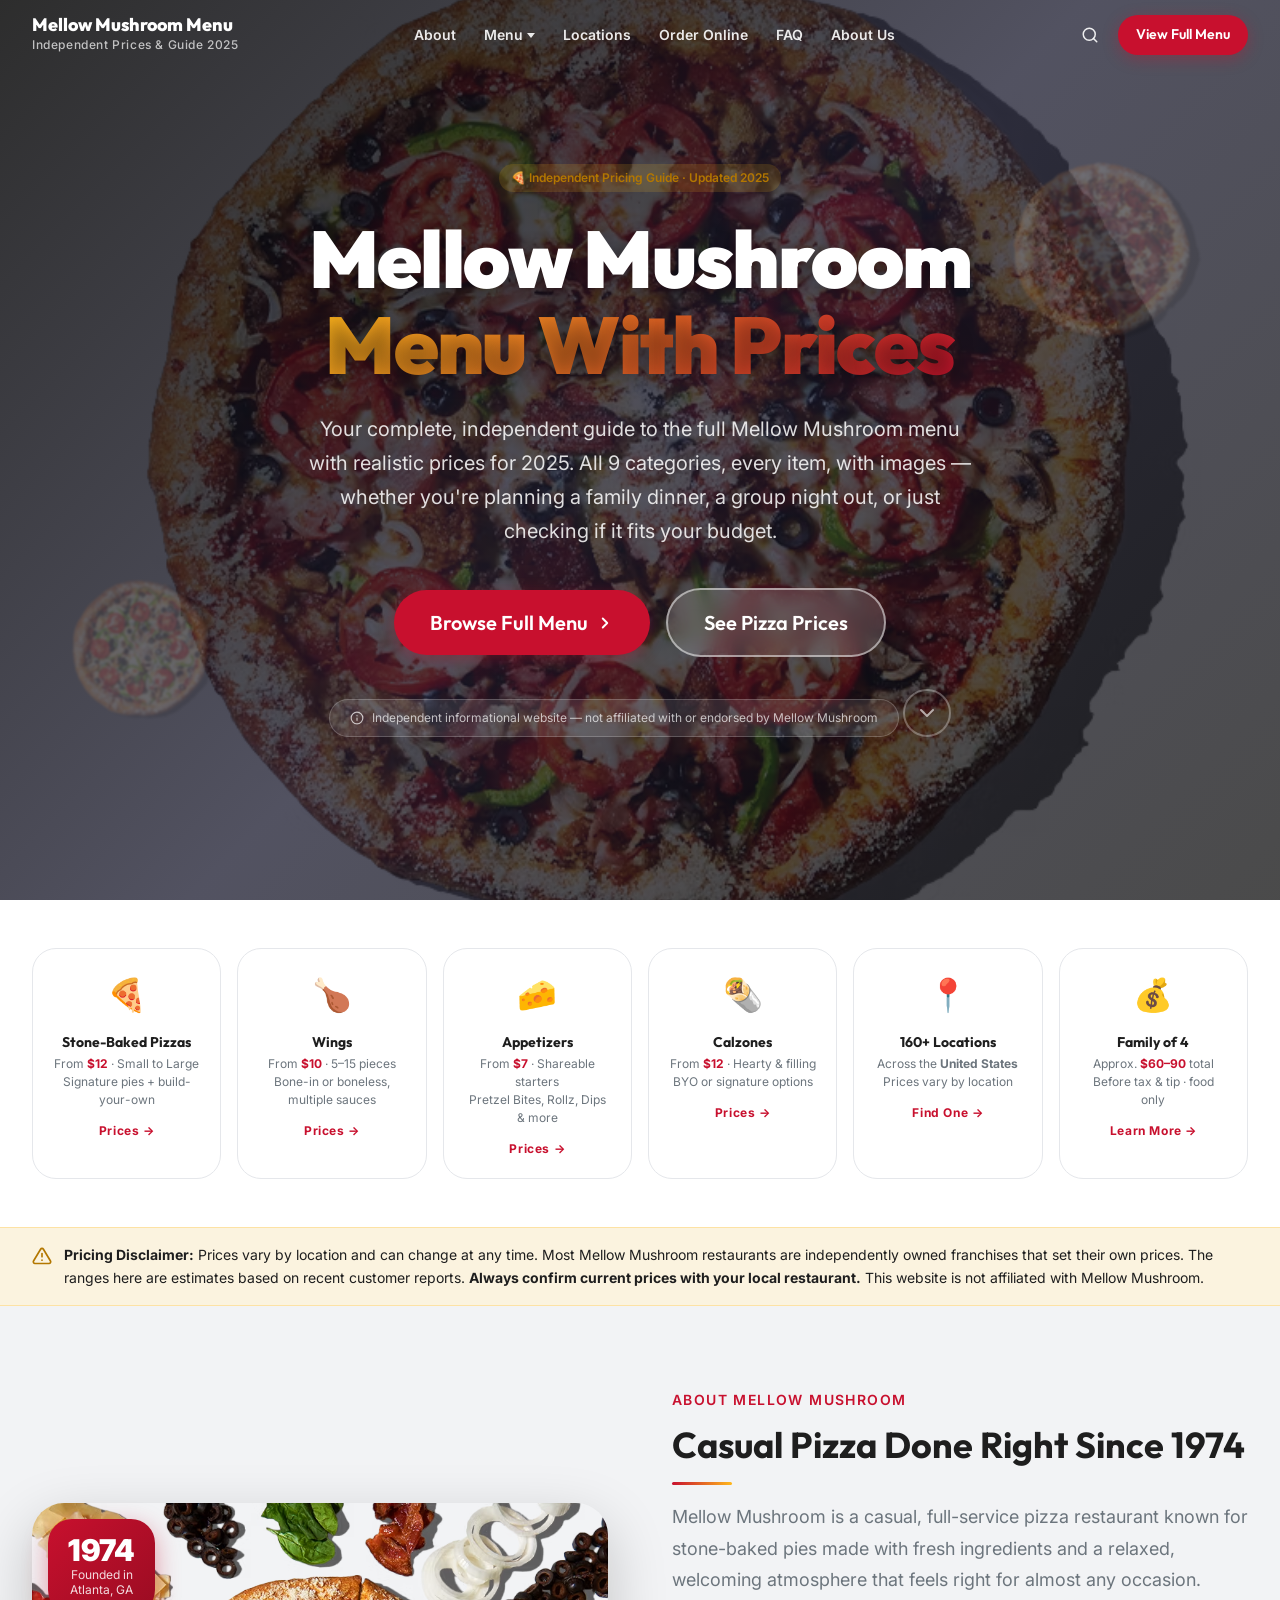
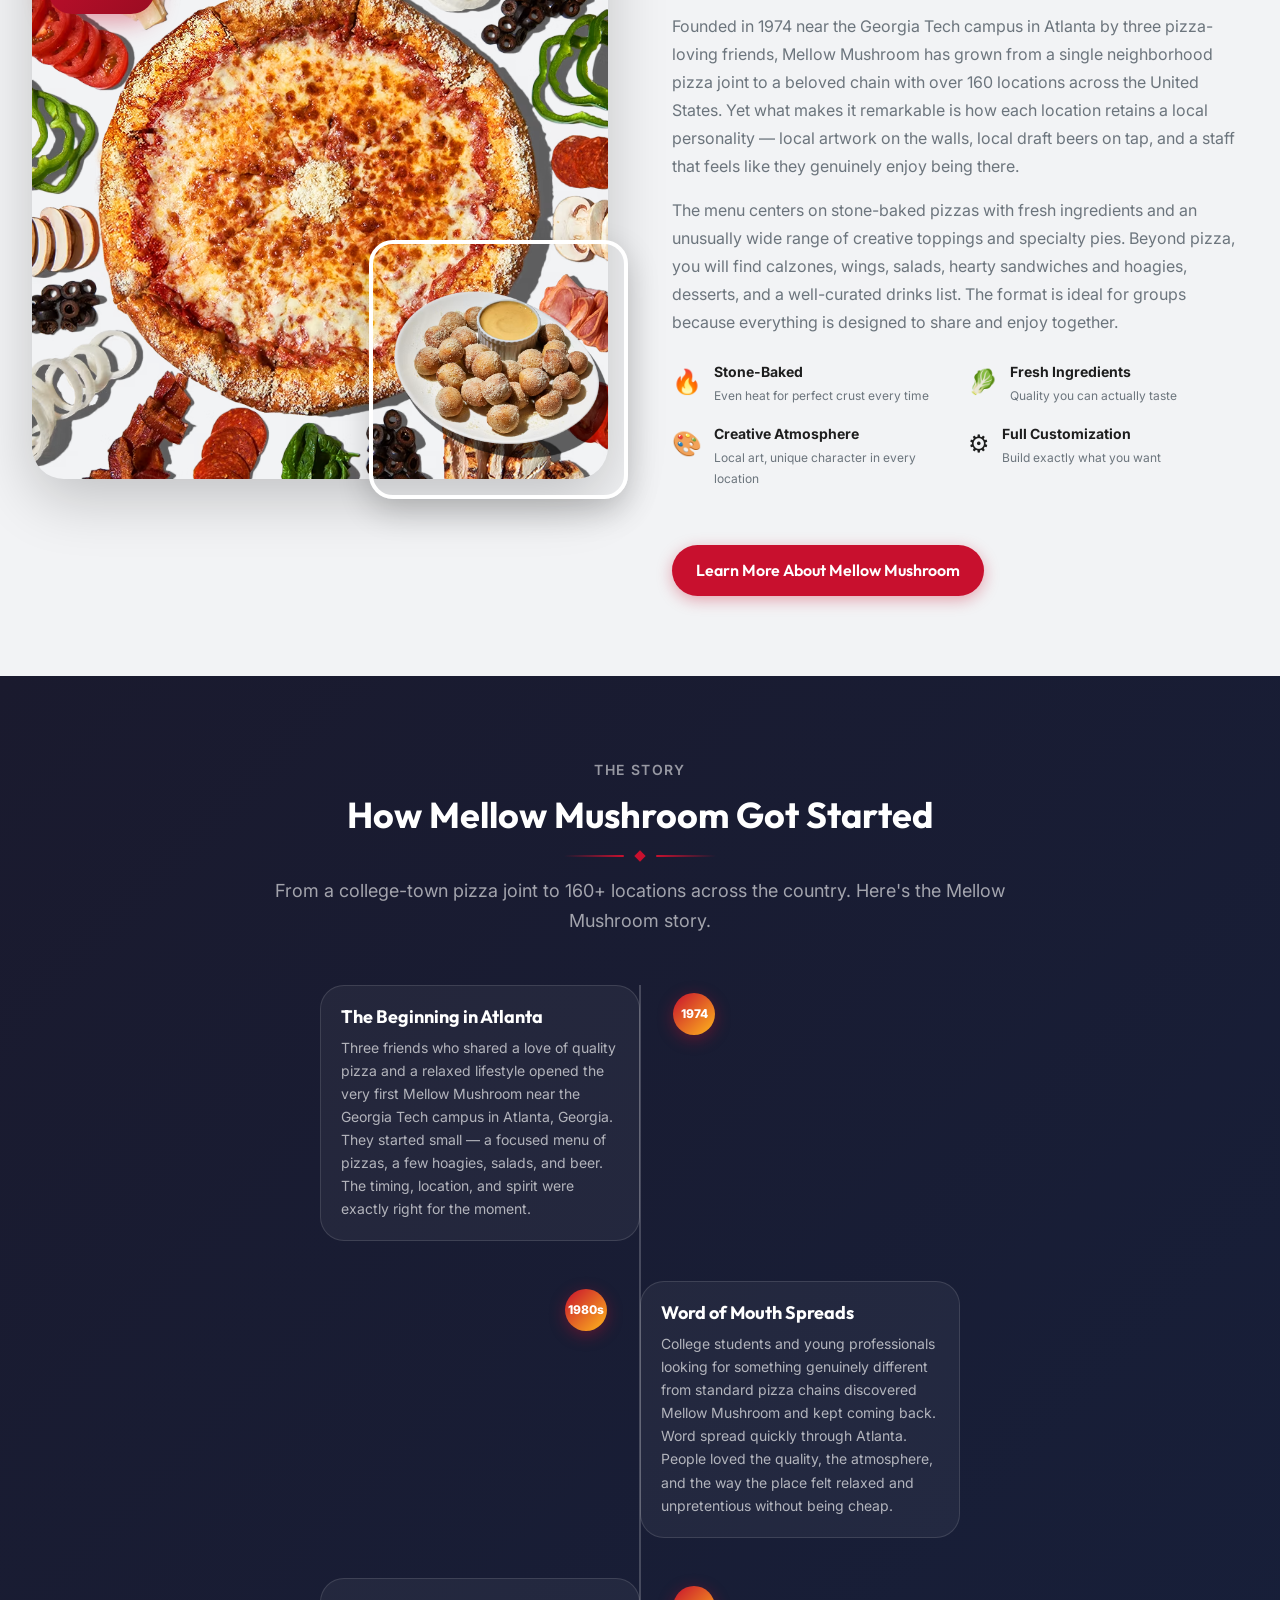
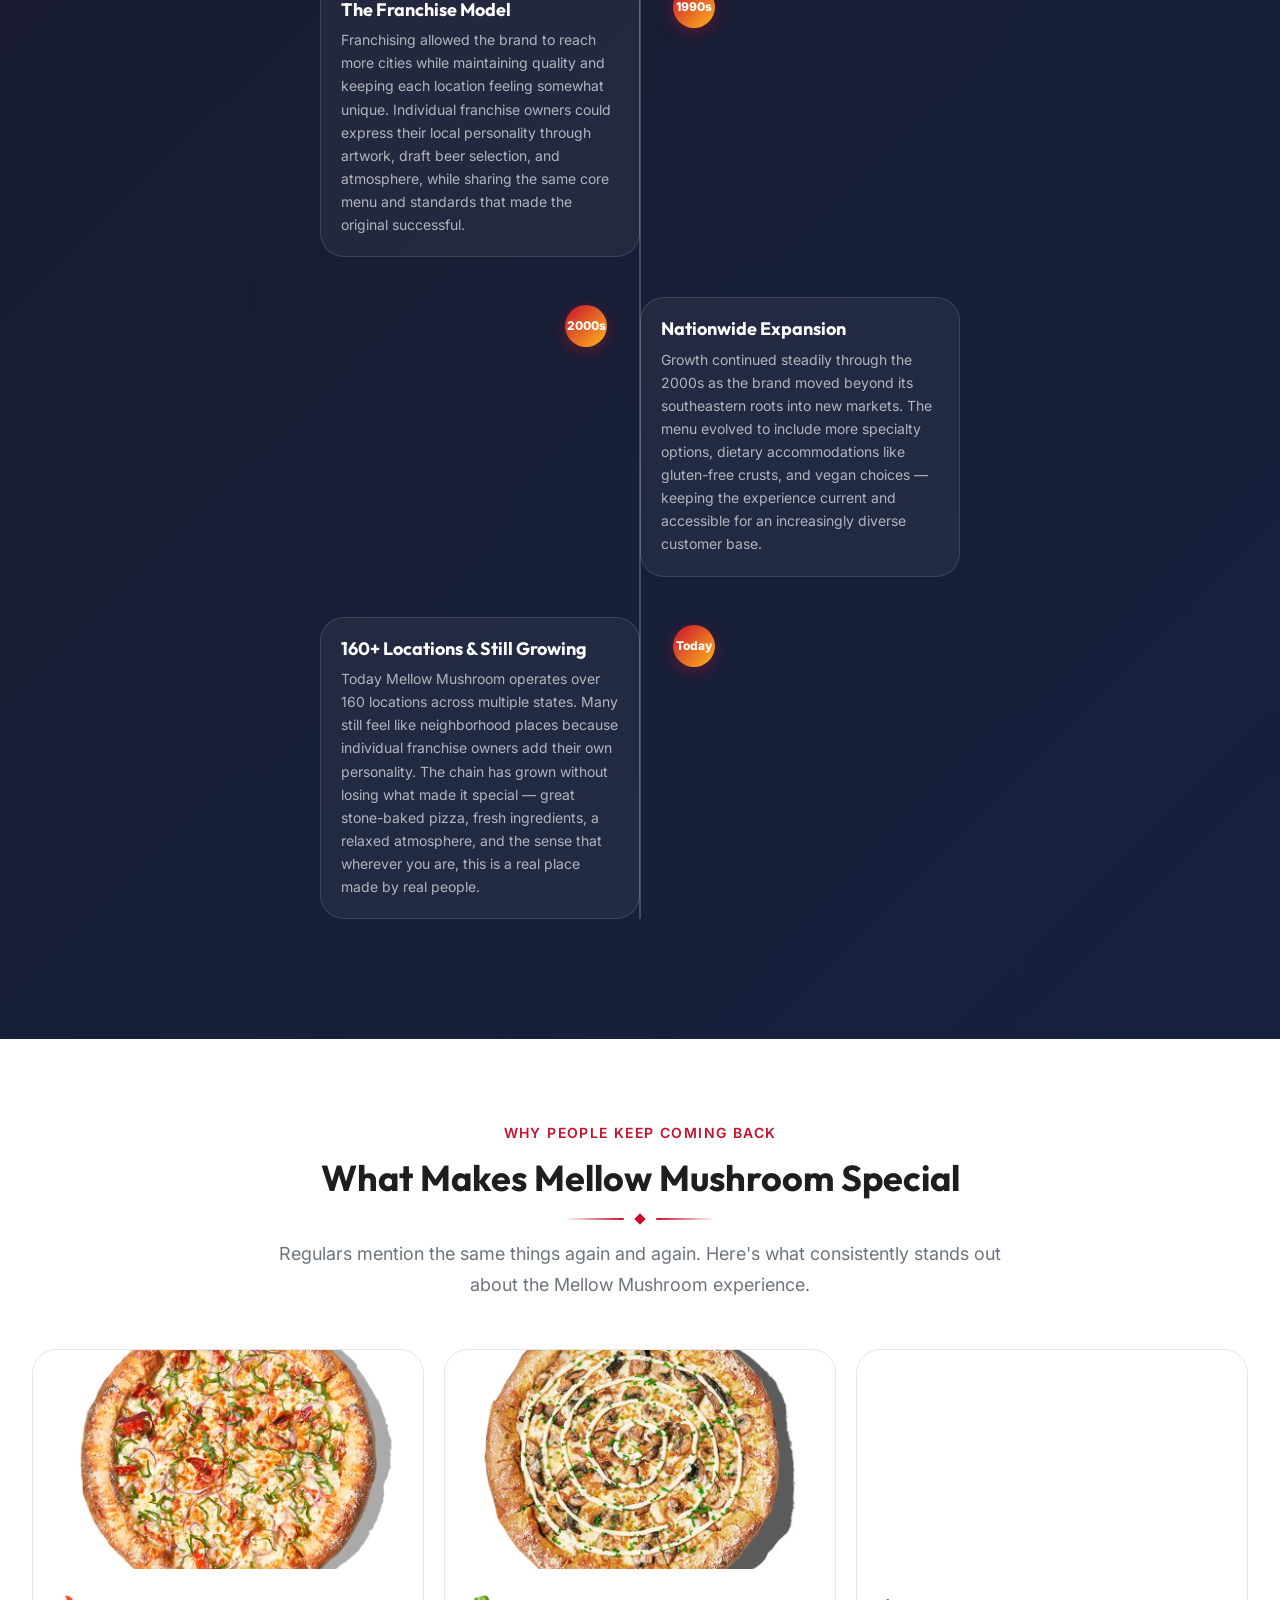
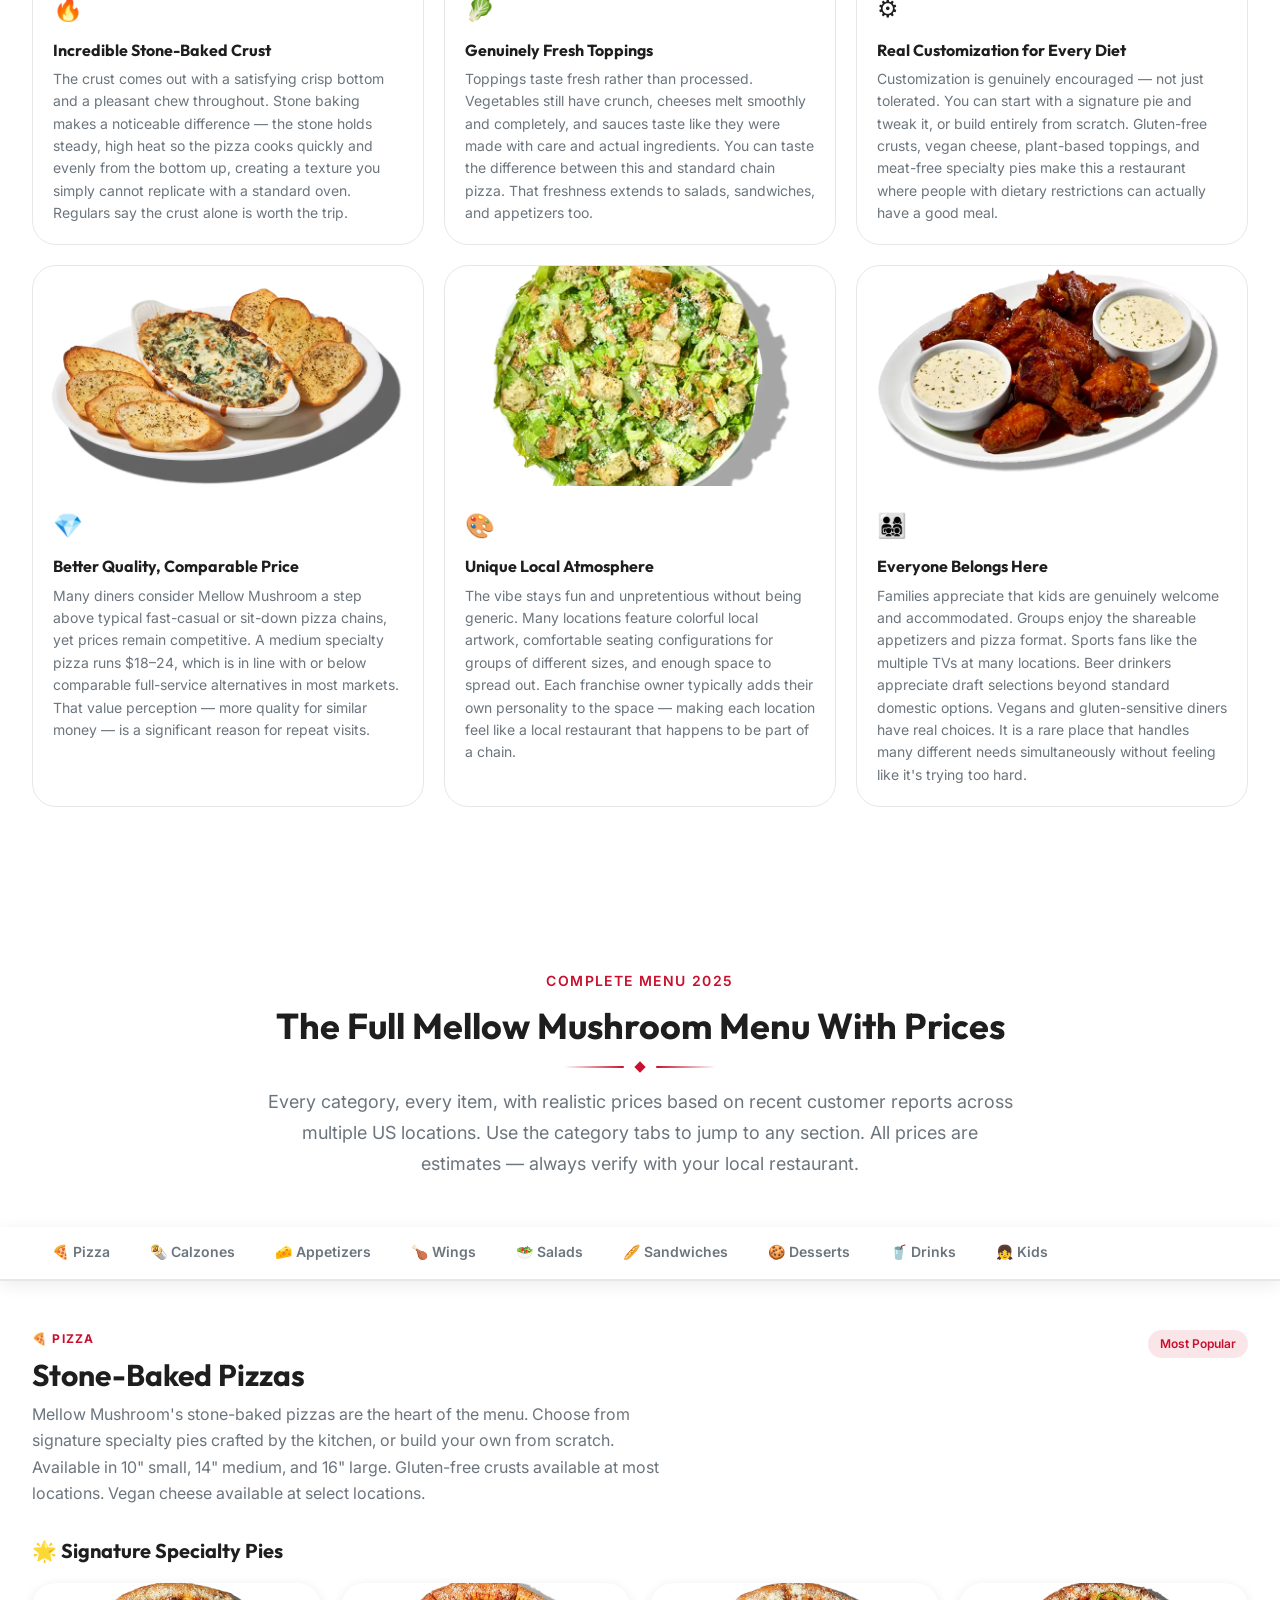
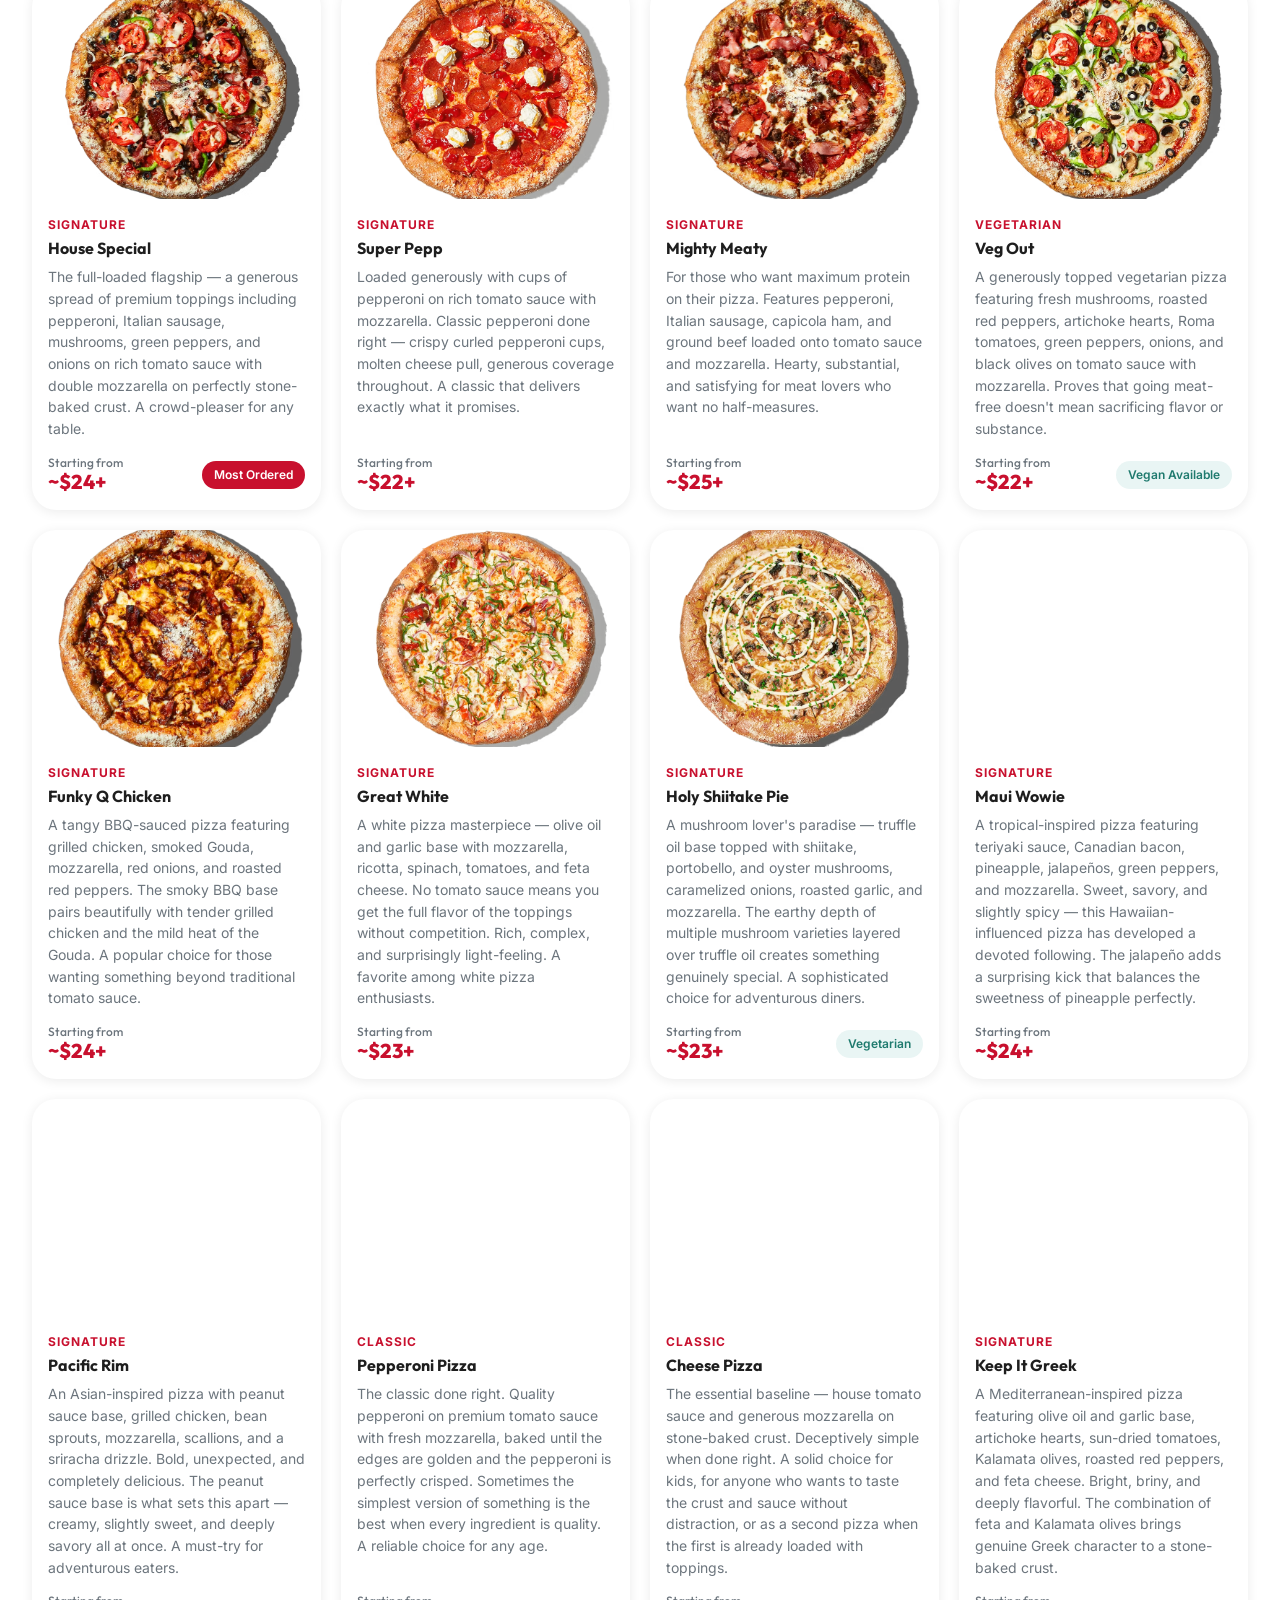
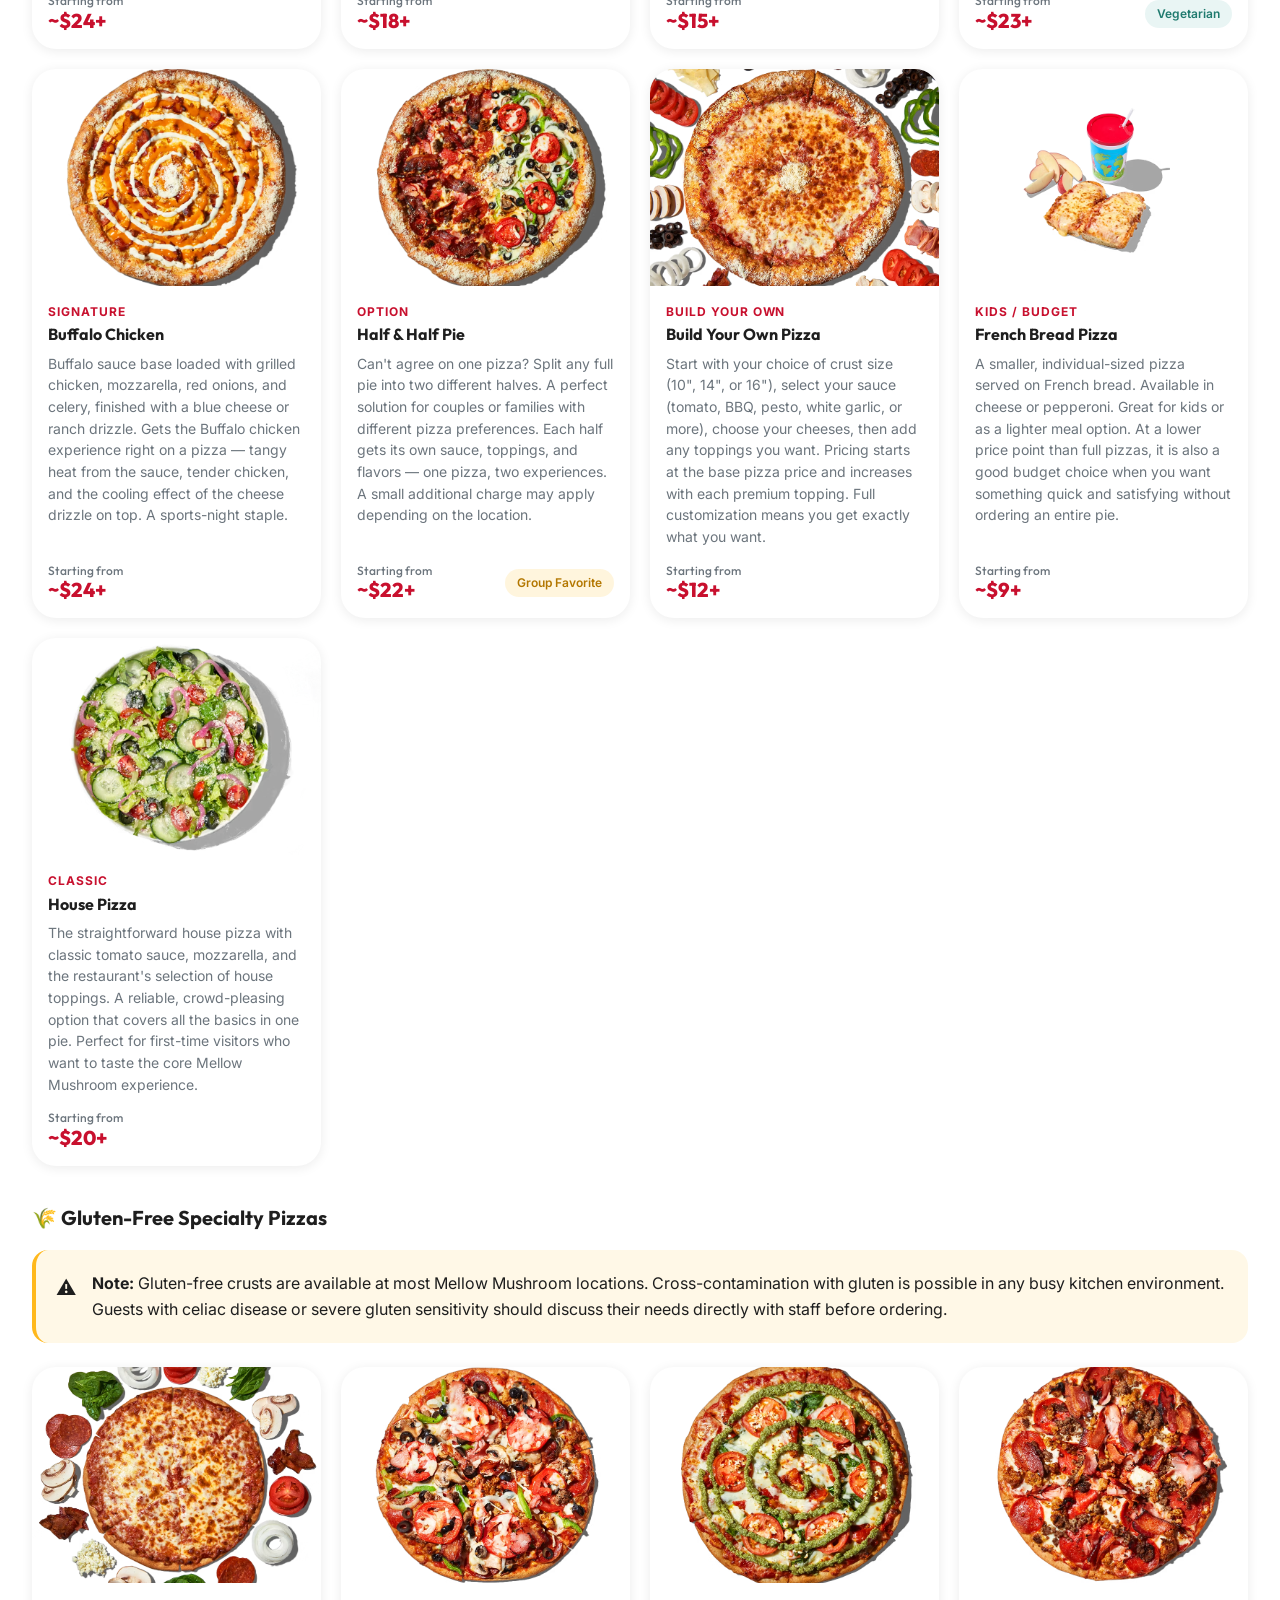
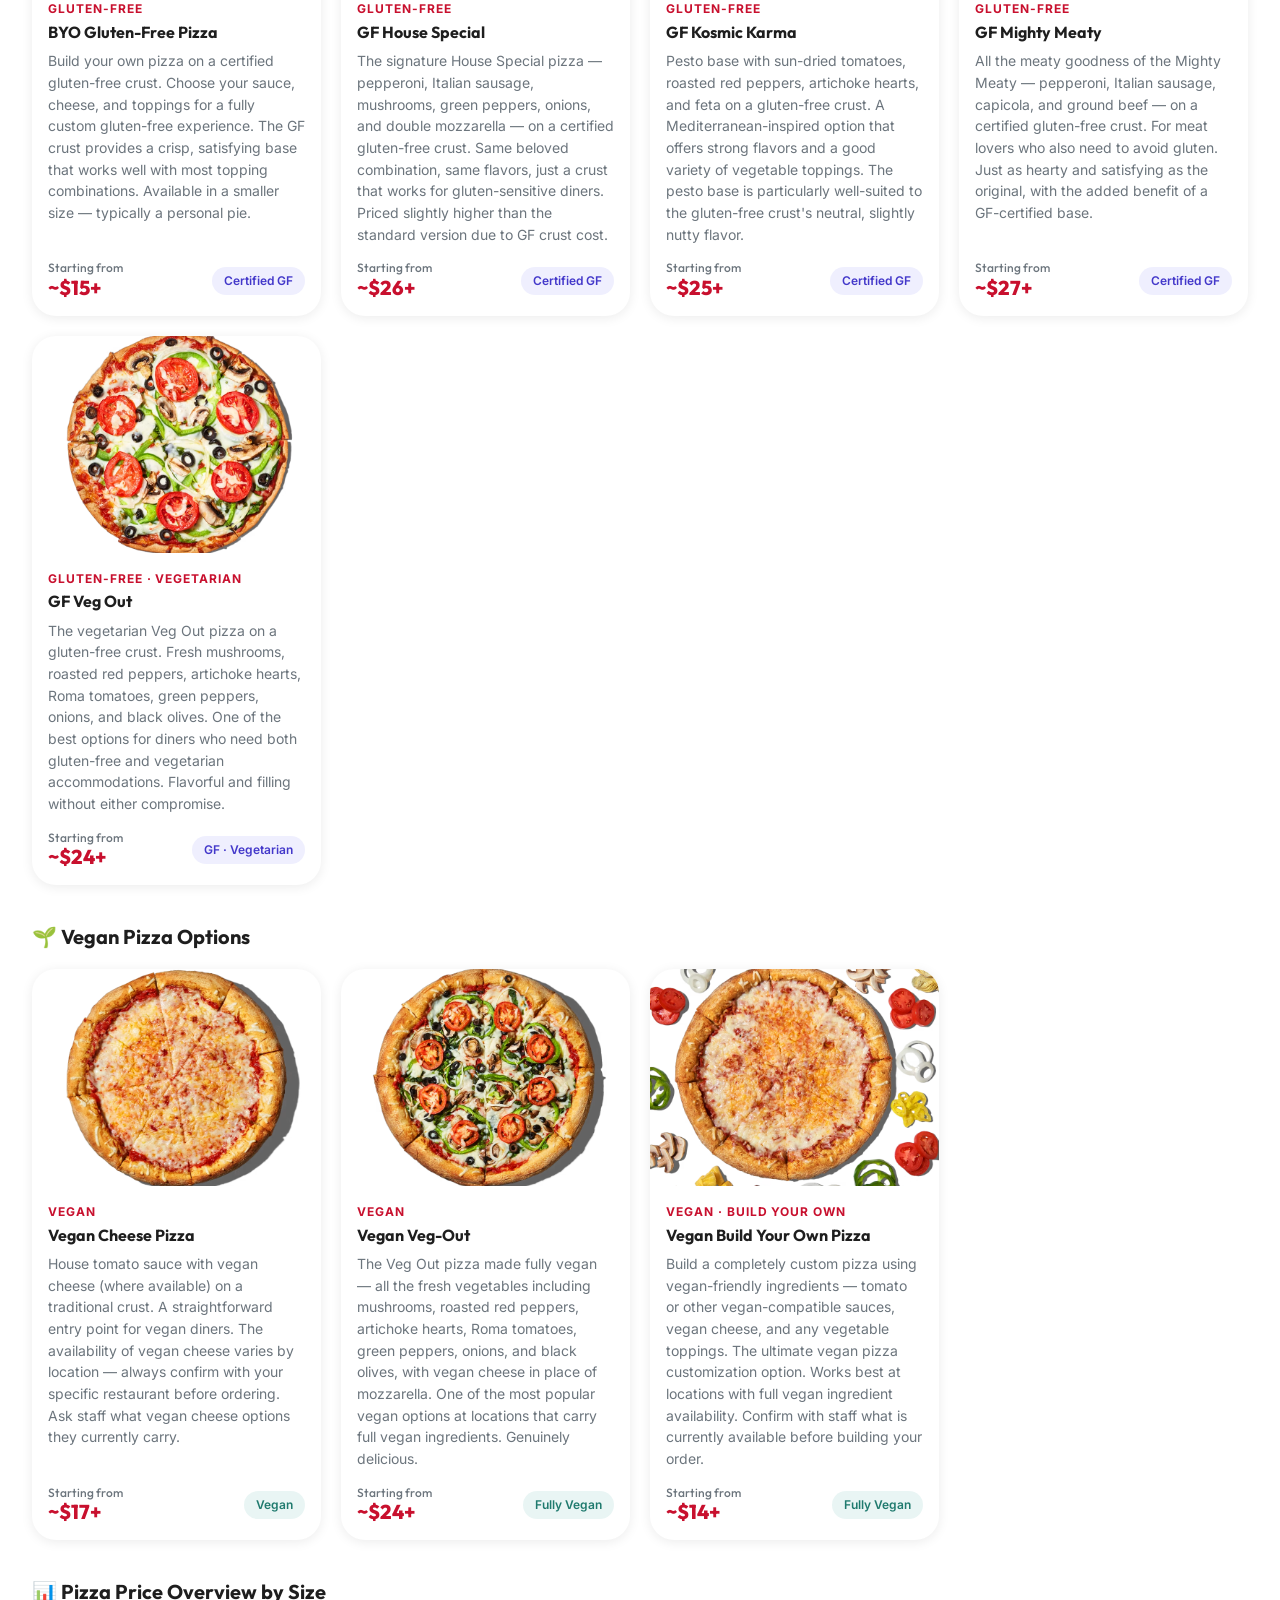
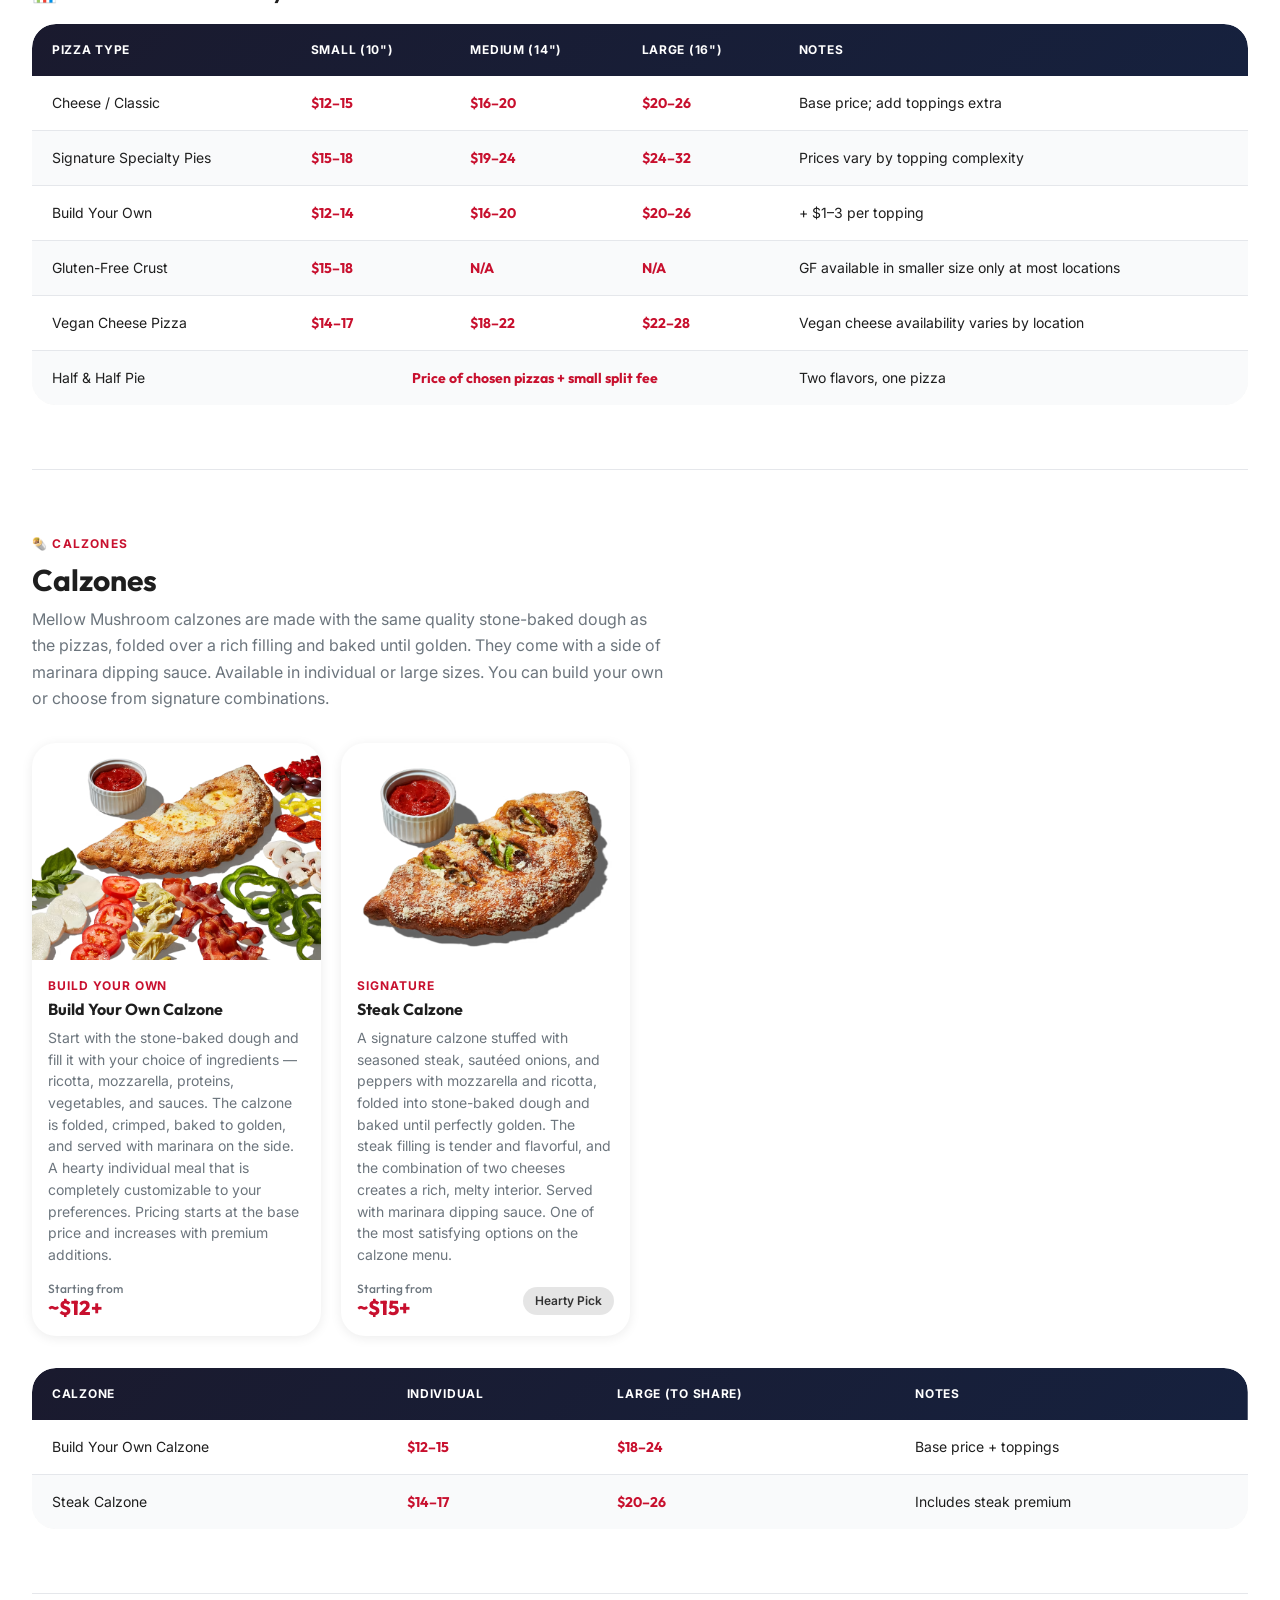
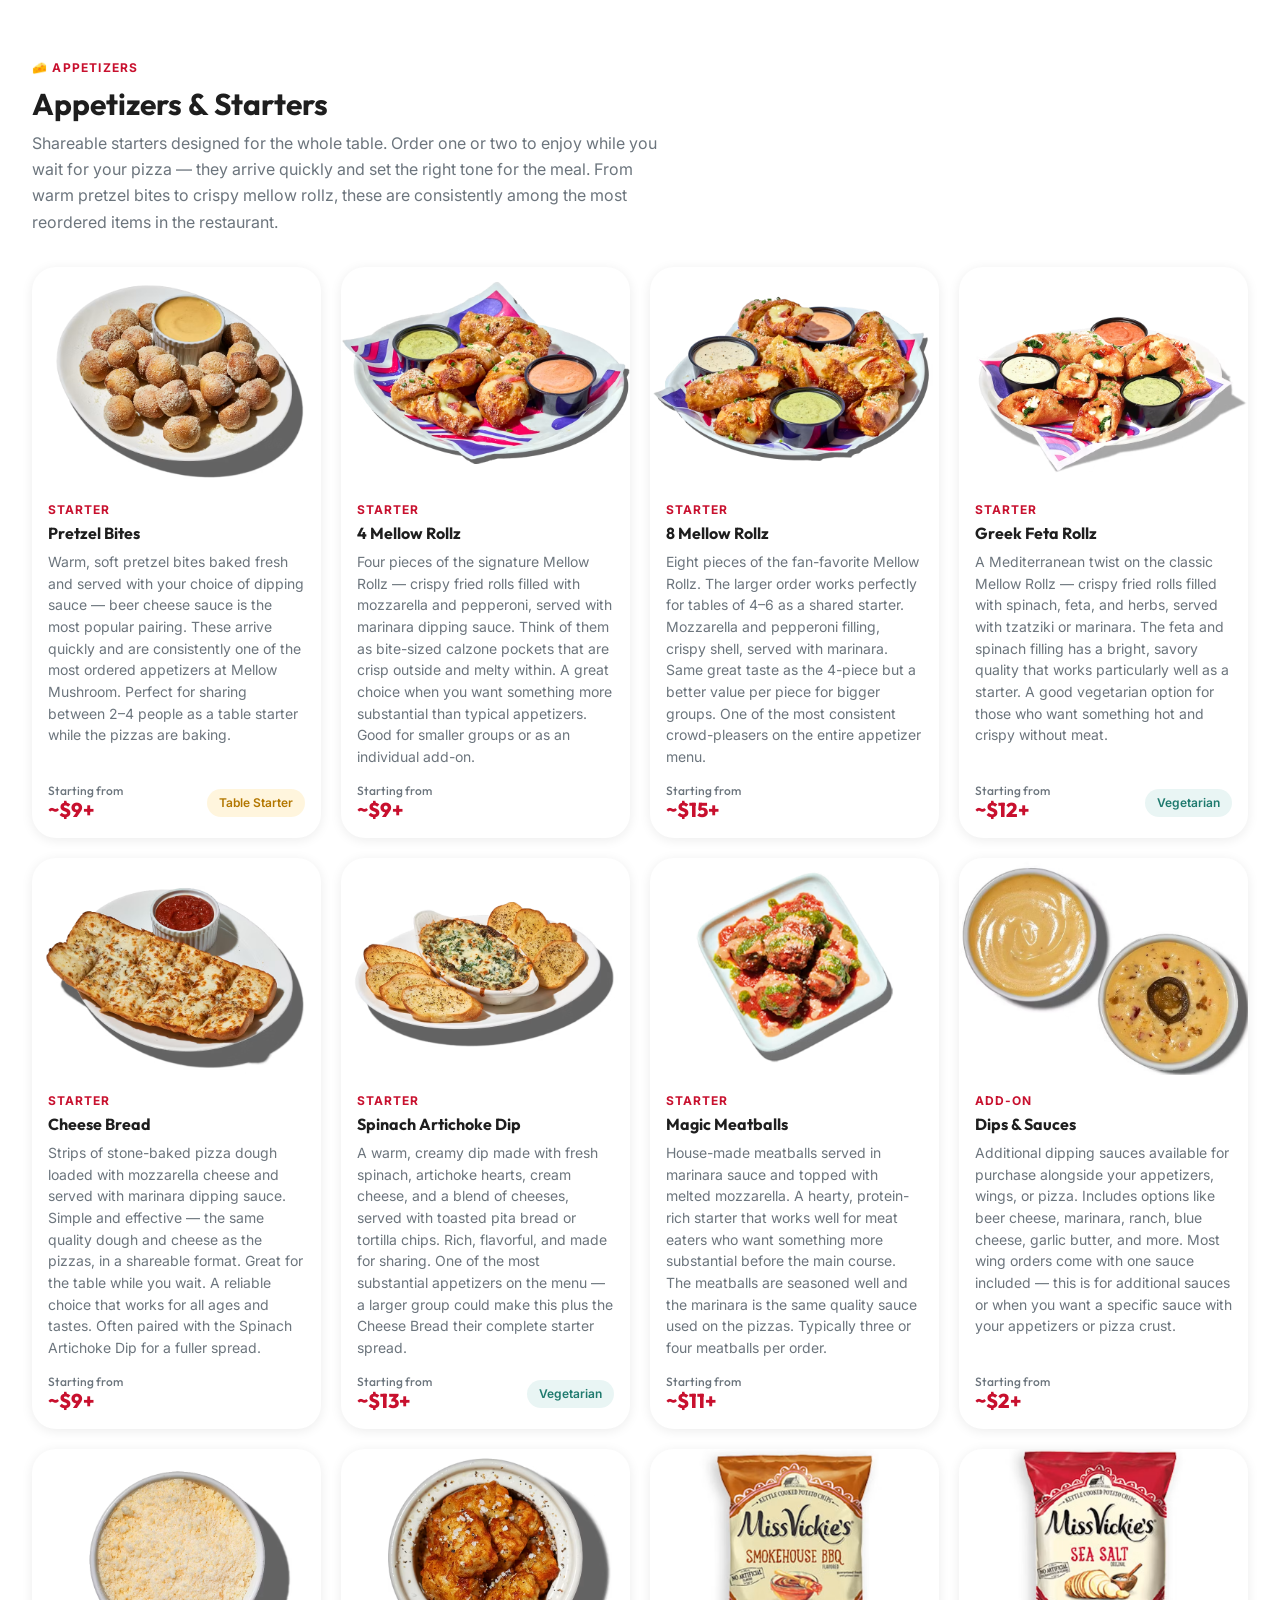
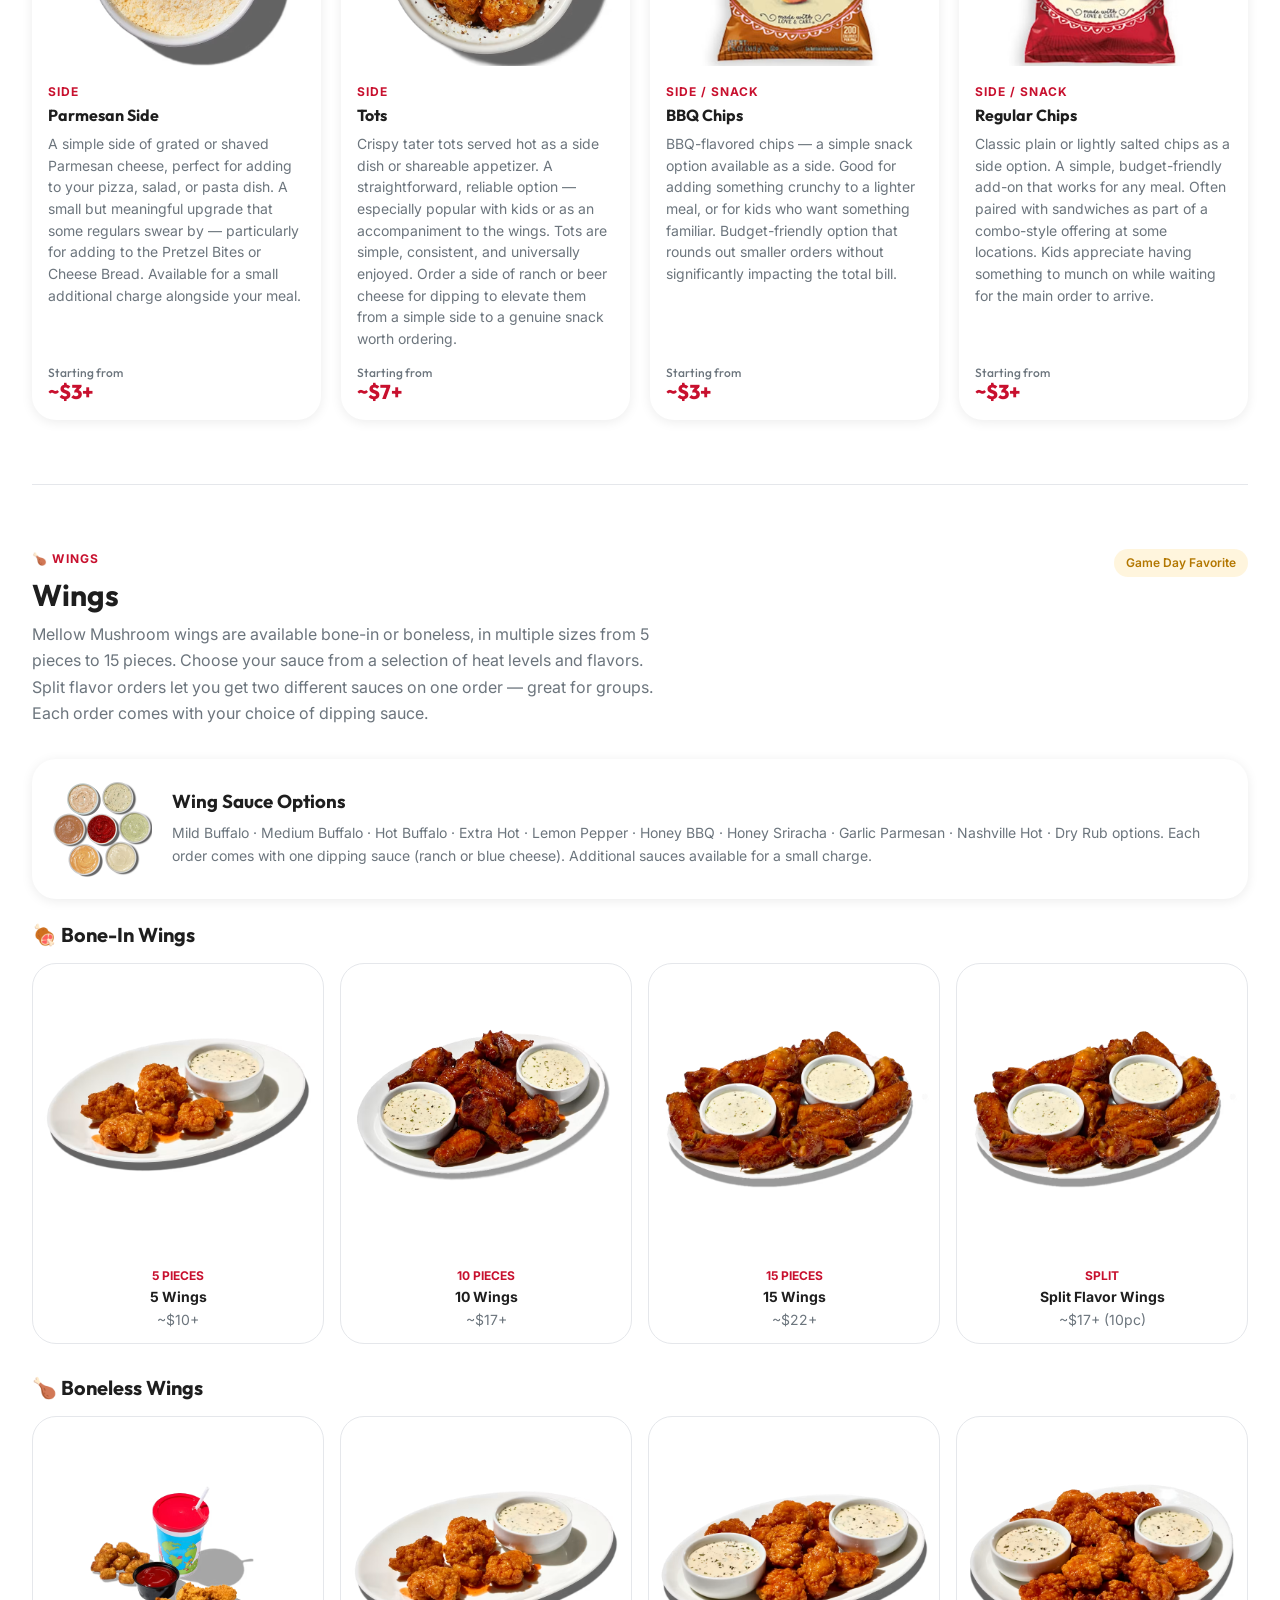
<file: index.html>
<!DOCTYPE html>
<html lang="en">
<head>
  <meta name="msvalidate.01" content="4EE2A07982ED1BDF529CA50D979F572A" />
<!-- Google tag (gtag.js) -->
<script async src="https://www.googletagmanager.com/gtag/js?id=G-39EFQ71K26"></script>
<script>
  window.dataLayer = window.dataLayer || [];
  function gtag(){dataLayer.push(arguments);}
  gtag('js', new Date());

  gtag('config', 'G-39EFQ71K26');
</script>
  
  <meta charset="UTF-8">
  <meta name="viewport" content="width=device-width, initial-scale=1.0">
  <meta http-equiv="X-UA-Compatible" content="IE=edge">
  <title>Mellow Mushroom Menu With Prices 2025 | Complete Independent Guide</title>
  <meta name="description" content="Complete independent guide to Mellow Mushroom menu with prices for 2025. Full menu including pizza, calzones, wings, appetizers, salads, sandwiches, desserts, drinks, kids menu. Locations, nutrition, catering, online ordering guide. Not affiliated with Mellow Mushroom.">
  <meta name="robots" content="index, follow, max-image-preview:large">
  <meta name="author" content="themellowmushroommenu.us">
  <meta name="theme-color" content="#C8102E">
  <meta name="keywords" content="mellow mushroom menu prices 2025, mellow mushroom pizza prices, mellow mushroom wings price, mellow mushroom calzone, mellow mushroom locations, mellow mushroom menu with prices, mellow mushroom full menu, mellow mushroom appetizers, mellow mushroom salads, mellow mushroom desserts, mellow mushroom drinks">
  <link rel="canonical" href="https://themellowmushroommenu.us/">
  <meta property="og:type" content="website">
  <meta property="og:site_name" content="The Mellow Mushroom Menu">
  <meta property="og:title" content="Mellow Mushroom Menu With Prices 2025 | Complete Independent Guide">
  <meta property="og:description" content="Complete independent guide to the Mellow Mushroom menu with realistic pricing for 2025. Pizza, wings, calzones, salads, drinks and more. Not affiliated with Mellow Mushroom.">
  <meta property="og:url" content="https://themellowmushroommenu.us/">
  <meta property="og:locale" content="en_US">
  <meta name="twitter:card" content="summary_large_image">
  <meta name="twitter:title" content="Mellow Mushroom Menu With Prices 2025">
  <meta name="twitter:description" content="Complete independent guide to the Mellow Mushroom menu with prices.">
  <link rel="icon" type="image/x-icon" href="./favicon/favicon.ico">
  <link rel="icon" type="image/png" sizes="32x32" href="./favicon/favicon-32x32.png">
  <link rel="icon" type="image/png" sizes="16x16" href="./favicon/favicon-16x16.png">
  <link rel="apple-touch-icon" sizes="180x180" href="./favicon/apple-touch-icon.png">
  <link rel="manifest" href="./manifest.json">
  <link rel="preconnect" href="https://fonts.googleapis.com">
  <link rel="preconnect" href="https://fonts.gstatic.com" crossorigin>
  <link rel="stylesheet" href="./assets/css/main.css">
  <link rel="stylesheet" href="./assets/css/home.css">
  <script type="application/ld+json">
  {
    "@context": "https://schema.org",
    "@graph": [
      {
        "@type": "Organization",
        "@id": "https://themellowmushroommenu.us/#org",
        "name": "The Mellow Mushroom Menu Guide",
        "url": "https://themellowmushroommenu.us",
        "description": "Independent informational website providing Mellow Mushroom menu prices, nutrition, and guides. Not affiliated with Mellow Mushroom."
      },
      {
        "@type": "WebSite",
        "@id": "https://themellowmushroommenu.us/#website",
        "url": "https://themellowmushroommenu.us",
        "name": "The Mellow Mushroom Menu",
        "publisher": { "@id": "https://themellowmushroommenu.us/#org" },
        "potentialAction": {
          "@type": "SearchAction",
          "target": { "@type": "EntryPoint", "urlTemplate": "https://themellowmushroommenu.us/?q={search_term_string}" },
          "query-input": "required name=search_term_string"
        }
      },
      {
        "@type": "WebPage",
        "@id": "https://themellowmushroommenu.us/#page",
        "url": "https://themellowmushroommenu.us/",
        "name": "Mellow Mushroom Menu With Prices 2025 — Complete Independent Guide",
        "description": "Complete guide to the full Mellow Mushroom menu with realistic pricing for 2025.",
        "isPartOf": { "@id": "https://themellowmushroommenu.us/#website" },
        "inLanguage": "en-US"
      },
      {
        "@type": "FAQPage",
        "mainEntity": [
          { "@type": "Question", "name": "How much does a large Mellow Mushroom pizza cost?", "acceptedAnswer": { "@type": "Answer", "text": "A large Mellow Mushroom pizza typically costs $24–$32 depending on the location and toppings. Specialty pies and build-your-own options may cost more." } },
          { "@type": "Question", "name": "Does Mellow Mushroom have gluten-free pizza?", "acceptedAnswer": { "@type": "Answer", "text": "Yes. Mellow Mushroom offers certified gluten-free crust at most locations. Multiple specialty pizzas are available in a gluten-free version. Cross-contamination risk exists — speak with staff if you have celiac disease." } },
          { "@type": "Question", "name": "How many Mellow Mushroom locations are there?", "acceptedAnswer": { "@type": "Answer", "text": "There are over 160 Mellow Mushroom locations across the United States, primarily in the Southeast but with restaurants in many states." } }
        ]
      }
    ]
  }
  </script>
</head>

<body>

<a class="skip-link" href="#main-content">Skip to main content</a>

<!-- MOBILE BACKDROP -->
<div id="mobile-backdrop" class="mobile-menu-backdrop" role="presentation" aria-hidden="true"></div>

<!-- MOBILE MENU DRAWER -->
<nav id="mobile-menu" class="mobile-menu" aria-label="Mobile navigation">
  <div class="mobile-menu__header">
    <span class="mobile-menu__logo">🍕 Mellow Mushroom Menu</span>
    <button id="mobile-close" class="mobile-close" aria-label="Close navigation">✕</button>
  </div>
  <ul class="mobile-nav" role="list">
    <li><a href="#hero" class="mobile-nav-link is-active">🏠 Home</a></li>
    <li><a href="#about" class="mobile-nav-link">ℹ️ About</a></li>
    <li><a href="#menu" class="mobile-nav-link">🍕 Full Menu</a></li>
    <li><a href="#pizza" class="mobile-nav-link">🍕 Pizza</a></li>
    <li><a href="#calzones" class="mobile-nav-link">🌯 Calzones</a></li>
    <li><a href="#appetizers" class="mobile-nav-link">🧀 Appetizers</a></li>
    <li><a href="#wings" class="mobile-nav-link">🍗 Wings</a></li>
    <li><a href="#salads" class="mobile-nav-link">🥗 Salads</a></li>
    <li><a href="#sandwiches" class="mobile-nav-link">🥖 Sandwiches</a></li>
    <li><a href="#desserts" class="mobile-nav-link">🍪 Desserts</a></li>
    <li><a href="#drinks" class="mobile-nav-link">🥤 Drinks</a></li>
    <li><a href="#kids" class="mobile-nav-link">👧 Kids Menu</a></li>
    <li><a href="#locations" class="mobile-nav-link">📍 Locations</a></li>
    <li><a href="#ordering" class="mobile-nav-link">📱 Order Online</a></li>
    <li><a href="#catering" class="mobile-nav-link">🍽️ Catering</a></li>
    <li><a href="#faq-section" class="mobile-nav-link">❓ FAQ</a></li>
    <li><a href="./about/index.html" class="mobile-nav-link">👥 About Us</a></li>
    <li><a href="./contact/index.html" class="mobile-nav-link">✉️ Contact</a></li>
  </ul>
  <div class="mobile-menu__footer">
    <p class="mobile-disclaimer">Independent informational resource — not affiliated with or endorsed by Mellow Mushroom.</p>
  </div>
</nav>

<!-- SEARCH OVERLAY -->
<div id="search-overlay" class="search-overlay" role="dialog" aria-modal="true" aria-label="Search menu items">
  <button id="search-close" class="search-close" aria-label="Close search">✕</button>
  <div class="search-overlay__inner">
    <label class="search-overlay__label" for="search-input">Search the Menu</label>
    <input type="search" id="search-input" name="q" placeholder="Pizza, wings, calzone, salad..." autocomplete="off" spellcheck="false">
    <div id="search-results" class="search-results" hidden></div>
  </div>
</div>

<!-- SITE HEADER -->
<header id="site-header" class="site-header is-transparent is-transparent-start" role="banner">
  <div class="header-inner">
    <a href="#hero" class="header-logo" aria-label="The Mellow Mushroom Menu — Home">
      <div class="header-logo__text">
        <span class="name">Mellow Mushroom Menu</span>
        <span class="tagline">Independent Prices &amp; Guide 2025</span>
      </div>
    </a>

    <nav class="primary-nav" aria-label="Primary navigation">
      <div class="nav-item"><a href="#about" class="nav-link">About</a></div>
      <div class="nav-item has-dropdown">
        <a href="#menu" class="nav-link" aria-haspopup="true" aria-expanded="false">
          Menu <span class="nav-caret" aria-hidden="true"></span>
        </a>
        <div class="mega-dropdown" role="menu">
          <div class="mega-dropdown__header">Browse the Full Menu</div>
          <div class="mega-grid">
            <a href="#pizza" class="mega-item" role="menuitem"><div class="mega-item__icon"><img src="./Images/House Special.avif" alt="Pizza" width="44" height="44" loading="lazy"></div><span class="mega-item__name">Pizza</span></a>
            <a href="#calzones" class="mega-item" role="menuitem"><div class="mega-item__icon"><img src="./Images/Build Your Own Calzone.avif" alt="Calzones" width="44" height="44" loading="lazy"></div><span class="mega-item__name">Calzones</span></a>
            <a href="#appetizers" class="mega-item" role="menuitem"><div class="mega-item__icon"><img src="./Images/Pretzel Bites.avif" alt="Appetizers" width="44" height="44" loading="lazy"></div><span class="mega-item__name">Appetizers</span></a>
            <a href="#wings" class="mega-item" role="menuitem"><div class="mega-item__icon"><img src="./Images/10 Wings.avif" alt="Wings" width="44" height="44" loading="lazy"></div><span class="mega-item__name">Wings</span></a>
            <a href="#salads" class="mega-item" role="menuitem"><div class="mega-item__icon"><img src="./Images/Caesar Supreme.avif" alt="Salads" width="44" height="44" loading="lazy"></div><span class="mega-item__name">Salads</span></a>
            <a href="#sandwiches" class="mega-item" role="menuitem"><div class="mega-item__icon"><img src="./Images/Italian Hoagie.avif" alt="Sandwiches" width="44" height="44" loading="lazy"></div><span class="mega-item__name">Sandwiches</span></a>
            <a href="#desserts" class="mega-item" role="menuitem"><div class="mega-item__icon"><img src="./Images/Mary Jane's Triple Chocolate Brownie.avif" alt="Desserts" width="44" height="44" loading="lazy"></div><span class="mega-item__name">Desserts</span></a>
            <a href="#drinks" class="mega-item" role="menuitem"><div class="mega-item__icon"><img src="./Images/22 oz. Coke®.avif" alt="Drinks" width="44" height="44" loading="lazy"></div><span class="mega-item__name">Drinks</span></a>
            <a href="#kids" class="mega-item" role="menuitem"><div class="mega-item__icon"><img src="./Images/Mac & Cheese.avif" alt="Kids" width="44" height="44" loading="lazy"></div><span class="mega-item__name">Kids Menu</span></a>
          </div>
        </div>
      </div>
      <div class="nav-item"><a href="#locations" class="nav-link">Locations</a></div>
      <div class="nav-item"><a href="#ordering" class="nav-link">Order Online</a></div>
      <div class="nav-item"><a href="#faq-section" class="nav-link">FAQ</a></div>
      <div class="nav-item"><a href="./about/index.html" class="nav-link">About Us</a></div>
    </nav>

    <div class="header-actions">
      <button id="search-toggle" class="search-toggle" aria-label="Search menu items" title="Search">
        <svg width="18" height="18" viewBox="0 0 24 24" fill="none" stroke="currentColor" stroke-width="2" stroke-linecap="round" stroke-linejoin="round" aria-hidden="true"><circle cx="11" cy="11" r="8"></circle><line x1="21" y1="21" x2="16.65" y2="16.65"></line></svg>
      </button>
      <a href="#menu" class="btn btn-primary btn-sm header-cta hide-mobile" id="header-view-menu">View Full Menu</a>
      <button id="hamburger" class="hamburger" aria-label="Open navigation" aria-expanded="false" aria-controls="mobile-menu">
        <span></span><span></span><span></span>
      </button>
    </div>
  </div>
</header>

<!-- ═══════════════════════════════════════════════════════════
     MAIN CONTENT
═══════════════════════════════════════════════════════════ -->
<main id="main-content" tabindex="-1">

<!-- ══════════════════════════════════════════════════════════
     1. HERO SECTION
══════════════════════════════════════════════════════════ -->
<section id="hero" class="home-hero" aria-label="Welcome to Mellow Mushroom Menu Guide">
  <div class="home-hero__bg" aria-hidden="true">
    <img src="./Images/House Special.avif" alt="Mellow Mushroom House Special stone-baked pizza" width="1920" height="1080" loading="eager" decoding="async" fetchpriority="high">
  </div>
  <div class="home-hero__overlay" aria-hidden="true"></div>
  <div class="home-hero__floater home-hero__floater--1" aria-hidden="true">
    <img src="./Images/Mighty Meaty.avif" alt="" width="260" height="260" loading="lazy">
  </div>
  <div class="home-hero__floater home-hero__floater--2" aria-hidden="true">
    <img src="./Images/Veg Out.avif" alt="" width="200" height="200" loading="lazy">
  </div>
  <div class="container home-hero__content">
    <div class="home-hero__badge reveal">
      <span class="badge badge-warm">🍕 Independent Pricing Guide · Updated 2025</span>
    </div>
    <h1 class="home-hero__title reveal delay-100">
      Mellow Mushroom<br>
      <span class="text-gradient-warm">Menu With Prices</span>
    </h1>
    <p class="home-hero__subtitle reveal delay-200">
      Your complete, independent guide to the full Mellow Mushroom menu with realistic prices for 2025. All 9 categories, every item, with images — whether you're planning a family dinner, a group night out, or just checking if it fits your budget.
    </p>
    <div class="home-hero__actions reveal delay-300 btn-group">
      <a href="#menu" class="btn btn-primary btn-xl" id="hero-view-menu">
        Browse Full Menu
        <svg width="18" height="18" viewBox="0 0 24 24" fill="none" stroke="currentColor" stroke-width="2.5" stroke-linecap="round" stroke-linejoin="round" aria-hidden="true"><polyline points="9 18 15 12 9 6"></polyline></svg>
      </a>
      <a href="#pizza" class="btn btn-ghost btn-xl" id="hero-view-pizza">See Pizza Prices</a>
    </div>
    <div class="home-hero__disclaimer reveal delay-400">
      <svg width="14" height="14" viewBox="0 0 24 24" fill="none" stroke="currentColor" stroke-width="2" stroke-linecap="round" stroke-linejoin="round" aria-hidden="true"><circle cx="12" cy="12" r="10"></circle><line x1="12" y1="16" x2="12" y2="12"></line><line x1="12" y1="8" x2="12.01" y2="8"></line></svg>
      Independent informational website — not affiliated with or endorsed by Mellow Mushroom
    </div>
    <a href="#quick-info" class="home-hero__scroll" aria-label="Scroll down">
      <svg width="24" height="24" viewBox="0 0 24 24" fill="none" stroke="currentColor" stroke-width="2" stroke-linecap="round" stroke-linejoin="round" aria-hidden="true"><polyline points="6 9 12 15 18 9"></polyline></svg>
    </a>
  </div>
</section>

<!-- ══════════════════════════════════════════════════════════
     2. QUICK INFO CARDS
══════════════════════════════════════════════════════════ -->
<section id="quick-info" class="section-sm bg-white" aria-label="Quick price overview">
  <div class="container">
    <div class="quick-info-grid">
      <div class="quick-info-card reveal">
        <div class="quick-info-card__icon">🍕</div>
        <div class="quick-info-card__body">
          <h3>Stone-Baked Pizzas</h3>
          <p>From <strong class="text-primary">$12</strong> · Small to Large</p>
          <p class="text-xs text-muted">Signature pies + build-your-own</p>
        </div>
        <a href="#pizza" class="quick-info-card__link">Prices →</a>
      </div>
      <div class="quick-info-card reveal delay-100">
        <div class="quick-info-card__icon">🍗</div>
        <div class="quick-info-card__body">
          <h3>Wings</h3>
          <p>From <strong class="text-primary">$10</strong> · 5–15 pieces</p>
          <p class="text-xs text-muted">Bone-in or boneless, multiple sauces</p>
        </div>
        <a href="#wings" class="quick-info-card__link">Prices →</a>
      </div>
      <div class="quick-info-card reveal delay-200">
        <div class="quick-info-card__icon">🧀</div>
        <div class="quick-info-card__body">
          <h3>Appetizers</h3>
          <p>From <strong class="text-primary">$7</strong> · Shareable starters</p>
          <p class="text-xs text-muted">Pretzel Bites, Rollz, Dips & more</p>
        </div>
        <a href="#appetizers" class="quick-info-card__link">Prices →</a>
      </div>
      <div class="quick-info-card reveal delay-300">
        <div class="quick-info-card__icon">🌯</div>
        <div class="quick-info-card__body">
          <h3>Calzones</h3>
          <p>From <strong class="text-primary">$12</strong> · Hearty & filling</p>
          <p class="text-xs text-muted">BYO or signature options</p>
        </div>
        <a href="#calzones" class="quick-info-card__link">Prices →</a>
      </div>
      <div class="quick-info-card reveal delay-400">
        <div class="quick-info-card__icon">📍</div>
        <div class="quick-info-card__body">
          <h3>160+ Locations</h3>
          <p>Across the <strong>United States</strong></p>
          <p class="text-xs text-muted">Prices vary by location</p>
        </div>
        <a href="#locations" class="quick-info-card__link">Find One →</a>
      </div>
      <div class="quick-info-card reveal delay-500">
        <div class="quick-info-card__icon">💰</div>
        <div class="quick-info-card__body">
          <h3>Family of 4</h3>
          <p>Approx. <strong class="text-primary">$60–90</strong> total</p>
          <p class="text-xs text-muted">Before tax &amp; tip · food only</p>
        </div>
        <a href="#pricing" class="quick-info-card__link">Learn More →</a>
      </div>
    </div>
  </div>
</section>

<!-- PRICING DISCLAIMER BAR -->
<div class="pricing-disclaimer-bar" role="note" aria-label="Pricing disclaimer">
  <div class="container">
    <div class="pricing-disclaimer-bar__inner">
      <svg width="20" height="20" viewBox="0 0 24 24" fill="none" stroke="currentColor" stroke-width="2" stroke-linecap="round" stroke-linejoin="round" aria-hidden="true"><path d="M10.29 3.86L1.82 18a2 2 0 0 0 1.71 3h16.94a2 2 0 0 0 1.71-3L13.71 3.86a2 2 0 0 0-3.42 0z"></path><line x1="12" y1="9" x2="12" y2="13"></line><line x1="12" y1="17" x2="12.01" y2="17"></line></svg>
      <p><strong>Pricing Disclaimer:</strong> Prices vary by location and can change at any time. Most Mellow Mushroom restaurants are independently owned franchises that set their own prices. The ranges here are estimates based on recent customer reports. <strong>Always confirm current prices with your local restaurant.</strong> This website is not affiliated with Mellow Mushroom.</p>
    </div>
  </div>
</div>

<!-- ══════════════════════════════════════════════════════════
     3. ABOUT MELLOW MUSHROOM
══════════════════════════════════════════════════════════ -->
<section id="about" class="section section-alt" aria-labelledby="about-heading">
  <div class="container">
    <div class="about-layout">
      <div class="about-image-stack reveal-left">
        <div class="about-img-main">
          <img src="./Images/Build Your Own Pizza.avif" alt="Build Your Own Mellow Mushroom pizza with fresh toppings" width="600" height="500" loading="lazy" decoding="async">
        </div>
        <div class="about-img-accent">
          <img src="./Images/Pretzel Bites.avif" alt="Mellow Mushroom Pretzel Bites appetizer" width="280" height="220" loading="lazy" decoding="async">
        </div>
        <div class="about-founded-badge" aria-label="Founded in 1974">
          <span class="about-founded-badge__year">1974</span>
          <span class="about-founded-badge__label">Founded in<br>Atlanta, GA</span>
        </div>
      </div>

      <div class="about-content reveal">
        <span class="eyebrow" id="about-heading">About Mellow Mushroom</span>
        <h2>Casual Pizza Done Right Since 1974</h2>
        <div class="divider"></div>
        <p class="lead">Mellow Mushroom is a casual, full-service pizza restaurant known for stone-baked pies made with fresh ingredients and a relaxed, welcoming atmosphere that feels right for almost any occasion.</p>
        <p>Founded in 1974 near the Georgia Tech campus in Atlanta by three pizza-loving friends, Mellow Mushroom has grown from a single neighborhood pizza joint to a beloved chain with over 160 locations across the United States. Yet what makes it remarkable is how each location retains a local personality — local artwork on the walls, local draft beers on tap, and a staff that feels like they genuinely enjoy being there.</p>
        <p>The menu centers on stone-baked pizzas with fresh ingredients and an unusually wide range of creative toppings and specialty pies. Beyond pizza, you will find calzones, wings, salads, hearty sandwiches and hoagies, desserts, and a well-curated drinks list. The format is ideal for groups because everything is designed to share and enjoy together.</p>
        <div class="about-pillars">
          <div class="about-pillar">
            <span class="about-pillar__icon" aria-hidden="true">🔥</span>
            <div>
              <strong>Stone-Baked</strong>
              <p>Even heat for perfect crust every time</p>
            </div>
          </div>
          <div class="about-pillar">
            <span class="about-pillar__icon" aria-hidden="true">🥬</span>
            <div>
              <strong>Fresh Ingredients</strong>
              <p>Quality you can actually taste</p>
            </div>
          </div>
          <div class="about-pillar">
            <span class="about-pillar__icon" aria-hidden="true">🎨</span>
            <div>
              <strong>Creative Atmosphere</strong>
              <p>Local art, unique character in every location</p>
            </div>
          </div>
          <div class="about-pillar">
            <span class="about-pillar__icon" aria-hidden="true">⚙️</span>
            <div>
              <strong>Full Customization</strong>
              <p>Build exactly what you want</p>
            </div>
          </div>
        </div>
        <a href="./about/index.html" class="btn btn-primary mt-8" id="about-learn-more">Learn More About Mellow Mushroom</a>
      </div>
    </div>
  </div>
</section>

<!-- ══════════════════════════════════════════════════════════
     4. RESTAURANT STORY — TIMELINE
══════════════════════════════════════════════════════════ -->
<section id="history" class="section section-dark" aria-labelledby="history-heading">
  <div class="container">
    <div class="section-title reveal">
      <span class="eyebrow" style="color:rgba(255,255,255,0.55)">The Story</span>
      <h2 id="history-heading" style="color:#fff">How Mellow Mushroom Got Started</h2>
      <div class="title-divider"><span></span><div class="diamond"></div><span></span></div>
      <p style="color:rgba(255,255,255,0.6)">From a college-town pizza joint to 160+ locations across the country. Here's the Mellow Mushroom story.</p>
    </div>
    <div class="story-timeline">
      <div class="story-timeline__item reveal">
        <div class="story-timeline__marker"><span class="story-timeline__year">1974</span></div>
        <div class="story-timeline__content">
          <h3>The Beginning in Atlanta</h3>
          <p>Three friends who shared a love of quality pizza and a relaxed lifestyle opened the very first Mellow Mushroom near the Georgia Tech campus in Atlanta, Georgia. They started small — a focused menu of pizzas, a few hoagies, salads, and beer. The timing, location, and spirit were exactly right for the moment.</p>
        </div>
      </div>
      <div class="story-timeline__item reveal delay-100">
        <div class="story-timeline__marker"><span class="story-timeline__year">1980s</span></div>
        <div class="story-timeline__content">
          <h3>Word of Mouth Spreads</h3>
          <p>College students and young professionals looking for something genuinely different from standard pizza chains discovered Mellow Mushroom and kept coming back. Word spread quickly through Atlanta. People loved the quality, the atmosphere, and the way the place felt relaxed and unpretentious without being cheap.</p>
        </div>
      </div>
      <div class="story-timeline__item reveal delay-200">
        <div class="story-timeline__marker"><span class="story-timeline__year">1990s</span></div>
        <div class="story-timeline__content">
          <h3>The Franchise Model</h3>
          <p>Franchising allowed the brand to reach more cities while maintaining quality and keeping each location feeling somewhat unique. Individual franchise owners could express their local personality through artwork, draft beer selection, and atmosphere, while sharing the same core menu and standards that made the original successful.</p>
        </div>
      </div>
      <div class="story-timeline__item reveal delay-300">
        <div class="story-timeline__marker"><span class="story-timeline__year">2000s</span></div>
        <div class="story-timeline__content">
          <h3>Nationwide Expansion</h3>
          <p>Growth continued steadily through the 2000s as the brand moved beyond its southeastern roots into new markets. The menu evolved to include more specialty options, dietary accommodations like gluten-free crusts, and vegan choices — keeping the experience current and accessible for an increasingly diverse customer base.</p>
        </div>
      </div>
      <div class="story-timeline__item reveal delay-400">
        <div class="story-timeline__marker"><span class="story-timeline__year">Today</span></div>
        <div class="story-timeline__content">
          <h3>160+ Locations &amp; Still Growing</h3>
          <p>Today Mellow Mushroom operates over 160 locations across multiple states. Many still feel like neighborhood places because individual franchise owners add their own personality. The chain has grown without losing what made it special — great stone-baked pizza, fresh ingredients, a relaxed atmosphere, and the sense that wherever you are, this is a real place made by real people.</p>
        </div>
      </div>
    </div>
  </div>
</section>

<!-- ══════════════════════════════════════════════════════════
     5. WHY CUSTOMERS LOVE IT
══════════════════════════════════════════════════════════ -->
<section id="why-love" class="section bg-white" aria-labelledby="love-heading">
  <div class="container">
    <div class="section-title reveal">
      <span class="eyebrow">Why People Keep Coming Back</span>
      <h2 id="love-heading">What Makes Mellow Mushroom Special</h2>
      <div class="title-divider"><span></span><div class="diamond"></div><span></span></div>
      <p>Regulars mention the same things again and again. Here's what consistently stands out about the Mellow Mushroom experience.</p>
    </div>
    <div class="love-grid">
      <div class="love-card reveal">
        <div class="love-card__img">
          <img src="./Images/Great White.avif" alt="Great White specialty pizza from Mellow Mushroom" width="400" height="300" loading="lazy" decoding="async">
        </div>
        <div class="love-card__body">
          <div class="love-card__icon">🔥</div>
          <h3>Incredible Stone-Baked Crust</h3>
          <p>The crust comes out with a satisfying crisp bottom and a pleasant chew throughout. Stone baking makes a noticeable difference — the stone holds steady, high heat so the pizza cooks quickly and evenly from the bottom up, creating a texture you simply cannot replicate with a standard oven. Regulars say the crust alone is worth the trip.</p>
        </div>
      </div>
      <div class="love-card reveal delay-100">
        <div class="love-card__img">
          <img src="./Images/Holy Shiitake.avif" alt="Holy Shiitake specialty pizza with fresh mushrooms" width="400" height="300" loading="lazy" decoding="async">
        </div>
        <div class="love-card__body">
          <div class="love-card__icon">🥬</div>
          <h3>Genuinely Fresh Toppings</h3>
          <p>Toppings taste fresh rather than processed. Vegetables still have crunch, cheeses melt smoothly and completely, and sauces taste like they were made with care and actual ingredients. You can taste the difference between this and standard chain pizza. That freshness extends to salads, sandwiches, and appetizers too.</p>
        </div>
      </div>
      <div class="love-card reveal delay-200">
        <div class="love-card__img">
          <img src="./Images/BYO Gluten-Free Pizza.avif" alt="Mellow Mushroom build your own gluten-free pizza option" width="400" height="300" loading="lazy" decoding="async">
        </div>
        <div class="love-card__body">
          <div class="love-card__icon">⚙️</div>
          <h3>Real Customization for Every Diet</h3>
          <p>Customization is genuinely encouraged — not just tolerated. You can start with a signature pie and tweak it, or build entirely from scratch. Gluten-free crusts, vegan cheese, plant-based toppings, and meat-free specialty pies make this a restaurant where people with dietary restrictions can actually have a good meal.</p>
        </div>
      </div>
      <div class="love-card reveal">
        <div class="love-card__img">
          <img src="./Images/Spinach Artichoke Dip.avif" alt="Spinach Artichoke Dip appetizer at Mellow Mushroom" width="400" height="300" loading="lazy" decoding="async">
        </div>
        <div class="love-card__body">
          <div class="love-card__icon">💎</div>
          <h3>Better Quality, Comparable Price</h3>
          <p>Many diners consider Mellow Mushroom a step above typical fast-casual or sit-down pizza chains, yet prices remain competitive. A medium specialty pizza runs $18–24, which is in line with or below comparable full-service alternatives in most markets. That value perception — more quality for similar money — is a significant reason for repeat visits.</p>
        </div>
      </div>
      <div class="love-card reveal delay-100">
        <div class="love-card__img">
          <img src="./Images/Caesar Supreme.avif" alt="Caesar Supreme salad at Mellow Mushroom" width="400" height="300" loading="lazy" decoding="async">
        </div>
        <div class="love-card__body">
          <div class="love-card__icon">🎨</div>
          <h3>Unique Local Atmosphere</h3>
          <p>The vibe stays fun and unpretentious without being generic. Many locations feature colorful local artwork, comfortable seating configurations for groups of different sizes, and enough space to spread out. Each franchise owner typically adds their own personality to the space — making each location feel like a local restaurant that happens to be part of a chain.</p>
        </div>
      </div>
      <div class="love-card reveal delay-200">
        <div class="love-card__img">
          <img src="./Images/10 Wings.avif" alt="Mellow Mushroom crispy bone-in wings" width="400" height="300" loading="lazy" decoding="async">
        </div>
        <div class="love-card__body">
          <div class="love-card__icon">👨‍👩‍👧‍👦</div>
          <h3>Everyone Belongs Here</h3>
          <p>Families appreciate that kids are genuinely welcome and accommodated. Groups enjoy the shareable appetizers and pizza format. Sports fans like the multiple TVs at many locations. Beer drinkers appreciate draft selections beyond standard domestic options. Vegans and gluten-sensitive diners have real choices. It is a rare place that handles many different needs simultaneously without feeling like it's trying too hard.</p>
        </div>
      </div>
    </div>
  </div>
</section>

<!-- ══════════════════════════════════════════════════════════
     6. FULL MENU — STICKY TABS
══════════════════════════════════════════════════════════ -->
<section id="menu" class="section bg-white" aria-labelledby="menu-heading">
  <div class="container">
    <div class="section-title reveal">
      <span class="eyebrow">Complete Menu 2025</span>
      <h2 id="menu-heading">The Full Mellow Mushroom Menu With Prices</h2>
      <div class="title-divider"><span></span><div class="diamond"></div><span></span></div>
      <p>Every category, every item, with realistic prices based on recent customer reports across multiple US locations. Use the category tabs to jump to any section. All prices are estimates — always verify with your local restaurant.</p>
    </div>
  </div>

  <!-- STICKY MENU TABS -->
  <div class="menu-tabs-wrap" role="navigation" aria-label="Menu categories">
    <div class="menu-tabs">
      <button class="menu-tab-btn is-active" data-target="pizza">🍕 Pizza</button>
      <button class="menu-tab-btn" data-target="calzones">🌯 Calzones</button>
      <button class="menu-tab-btn" data-target="appetizers">🧀 Appetizers</button>
      <button class="menu-tab-btn" data-target="wings">🍗 Wings</button>
      <button class="menu-tab-btn" data-target="salads">🥗 Salads</button>
      <button class="menu-tab-btn" data-target="sandwiches">🥖 Sandwiches</button>
      <button class="menu-tab-btn" data-target="desserts">🍪 Desserts</button>
      <button class="menu-tab-btn" data-target="drinks">🥤 Drinks</button>
      <button class="menu-tab-btn" data-target="kids">👧 Kids</button>
    </div>
  </div>

  <div class="container" style="padding-top:var(--space-12)">

    <!-- ─── PIZZA ─── -->
    <div id="pizza" class="menu-category-section">
      <div class="menu-cat-header">
        <div>
          <span class="anchor-section-label">🍕 Pizza</span>
          <h2>Stone-Baked Pizzas</h2>
          <p class="menu-cat-desc">Mellow Mushroom's stone-baked pizzas are the heart of the menu. Choose from signature specialty pies crafted by the kitchen, or build your own from scratch. Available in 10" small, 14" medium, and 16" large. Gluten-free crusts available at most locations. Vegan cheese available at select locations.</p>
        </div>
        <div style="flex-shrink:0">
          <span class="badge badge-primary">Most Popular</span>
        </div>
      </div>

      <h3 style="margin-bottom:var(--space-5);font-size:var(--text-xl)">🌟 Signature Specialty Pies</h3>
      <div class="menu-items-grid" aria-label="Signature pizza menu">
        <div class="menu-card reveal">
          <div class="menu-card__img"><img src="./Images/House Special.avif" alt="Mellow Mushroom House Special signature pizza" width="400" height="300" loading="lazy" decoding="async"></div>
          <div class="menu-card__body">
            <span class="menu-card__cat">Signature</span>
            <h3 class="menu-card__name">House Special</h3>
            <p class="menu-card__desc">The full-loaded flagship — a generous spread of premium toppings including pepperoni, Italian sausage, mushrooms, green peppers, and onions on rich tomato sauce with double mozzarella on perfectly stone-baked crust. A crowd-pleaser for any table.</p>
            <div class="menu-card__footer">
              <span class="menu-card__price"><small class="menu-card__price-from">Starting from</small>~$24+</span>
              <span class="badge badge-popular">Most Ordered</span>
            </div>
          </div>
        </div>
        <div class="menu-card reveal delay-100">
          <div class="menu-card__img"><img src="./Images/Super Pepp.avif" alt="Mellow Mushroom Super Pepp pepperoni pizza" width="400" height="300" loading="lazy" decoding="async"></div>
          <div class="menu-card__body">
            <span class="menu-card__cat">Signature</span>
            <h3 class="menu-card__name">Super Pepp</h3>
            <p class="menu-card__desc">Loaded generously with cups of pepperoni on rich tomato sauce with mozzarella. Classic pepperoni done right — crispy curled pepperoni cups, molten cheese pull, generous coverage throughout. A classic that delivers exactly what it promises.</p>
            <div class="menu-card__footer">
              <span class="menu-card__price"><small class="menu-card__price-from">Starting from</small>~$22+</span>
            </div>
          </div>
        </div>
        <div class="menu-card reveal delay-200">
          <div class="menu-card__img"><img src="./Images/Mighty Meaty.avif" alt="Mellow Mushroom Mighty Meaty pizza" width="400" height="300" loading="lazy" decoding="async"></div>
          <div class="menu-card__body">
            <span class="menu-card__cat">Signature</span>
            <h3 class="menu-card__name">Mighty Meaty</h3>
            <p class="menu-card__desc">For those who want maximum protein on their pizza. Features pepperoni, Italian sausage, capicola ham, and ground beef loaded onto tomato sauce and mozzarella. Hearty, substantial, and satisfying for meat lovers who want no half-measures.</p>
            <div class="menu-card__footer">
              <span class="menu-card__price"><small class="menu-card__price-from">Starting from</small>~$25+</span>
            </div>
          </div>
        </div>
        <div class="menu-card reveal delay-300">
          <div class="menu-card__img"><img src="./Images/Veg Out.avif" alt="Mellow Mushroom Veg Out vegetarian pizza" width="400" height="300" loading="lazy" decoding="async"></div>
          <div class="menu-card__body">
            <span class="menu-card__cat">Vegetarian</span>
            <h3 class="menu-card__name">Veg Out</h3>
            <p class="menu-card__desc">A generously topped vegetarian pizza featuring fresh mushrooms, roasted red peppers, artichoke hearts, Roma tomatoes, green peppers, onions, and black olives on tomato sauce with mozzarella. Proves that going meat-free doesn't mean sacrificing flavor or substance.</p>
            <div class="menu-card__footer">
              <span class="menu-card__price"><small class="menu-card__price-from">Starting from</small>~$22+</span>
              <span class="badge badge-vegan">Vegan Available</span>
            </div>
          </div>
        </div>
        <div class="menu-card reveal">
          <div class="menu-card__img"><img src="./Images/Funky Q Chicken.avif" alt="Mellow Mushroom Funky Q Chicken specialty pizza" width="400" height="300" loading="lazy" decoding="async"></div>
          <div class="menu-card__body">
            <span class="menu-card__cat">Signature</span>
            <h3 class="menu-card__name">Funky Q Chicken</h3>
            <p class="menu-card__desc">A tangy BBQ-sauced pizza featuring grilled chicken, smoked Gouda, mozzarella, red onions, and roasted red peppers. The smoky BBQ base pairs beautifully with tender grilled chicken and the mild heat of the Gouda. A popular choice for those wanting something beyond traditional tomato sauce.</p>
            <div class="menu-card__footer">
              <span class="menu-card__price"><small class="menu-card__price-from">Starting from</small>~$24+</span>
            </div>
          </div>
        </div>
        <div class="menu-card reveal delay-100">
          <div class="menu-card__img"><img src="./Images/Great White.avif" alt="Mellow Mushroom Great White specialty pizza" width="400" height="300" loading="lazy" decoding="async"></div>
          <div class="menu-card__body">
            <span class="menu-card__cat">Signature</span>
            <h3 class="menu-card__name">Great White</h3>
            <p class="menu-card__desc">A white pizza masterpiece — olive oil and garlic base with mozzarella, ricotta, spinach, tomatoes, and feta cheese. No tomato sauce means you get the full flavor of the toppings without competition. Rich, complex, and surprisingly light-feeling. A favorite among white pizza enthusiasts.</p>
            <div class="menu-card__footer">
              <span class="menu-card__price"><small class="menu-card__price-from">Starting from</small>~$23+</span>
            </div>
          </div>
        </div>
        <div class="menu-card reveal delay-200">
          <div class="menu-card__img"><img src="./Images/Holy Shiitake.avif" alt="Mellow Mushroom Holy Shiitake mushroom pizza" width="400" height="300" loading="lazy" decoding="async"></div>
          <div class="menu-card__body">
            <span class="menu-card__cat">Signature</span>
            <h3 class="menu-card__name">Holy Shiitake Pie</h3>
            <p class="menu-card__desc">A mushroom lover's paradise — truffle oil base topped with shiitake, portobello, and oyster mushrooms, caramelized onions, roasted garlic, and mozzarella. The earthy depth of multiple mushroom varieties layered over truffle oil creates something genuinely special. A sophisticated choice for adventurous diners.</p>
            <div class="menu-card__footer">
              <span class="menu-card__price"><small class="menu-card__price-from">Starting from</small>~$23+</span>
              <span class="badge badge-vegan">Vegetarian</span>
            </div>
          </div>
        </div>
        <div class="menu-card reveal delay-300">
          <div class="menu-card__img"><img src="./Images/Maui Wowie.avif" alt="Mellow Mushroom Maui Wowie Hawaiian-style pizza" width="400" height="300" loading="lazy" decoding="async"></div>
          <div class="menu-card__body">
            <span class="menu-card__cat">Signature</span>
            <h3 class="menu-card__name">Maui Wowie</h3>
            <p class="menu-card__desc">A tropical-inspired pizza featuring teriyaki sauce, Canadian bacon, pineapple, jalapeños, green peppers, and mozzarella. Sweet, savory, and slightly spicy — this Hawaiian-influenced pizza has developed a devoted following. The jalapeño adds a surprising kick that balances the sweetness of pineapple perfectly.</p>
            <div class="menu-card__footer">
              <span class="menu-card__price"><small class="menu-card__price-from">Starting from</small>~$24+</span>
            </div>
          </div>
        </div>
        <div class="menu-card reveal">
          <div class="menu-card__img"><img src="./Images/Pacific Rim.avif" alt="Mellow Mushroom Pacific Rim Asian-inspired pizza" width="400" height="300" loading="lazy" decoding="async"></div>
          <div class="menu-card__body">
            <span class="menu-card__cat">Signature</span>
            <h3 class="menu-card__name">Pacific Rim</h3>
            <p class="menu-card__desc">An Asian-inspired pizza with peanut sauce base, grilled chicken, bean sprouts, mozzarella, scallions, and a sriracha drizzle. Bold, unexpected, and completely delicious. The peanut sauce base is what sets this apart — creamy, slightly sweet, and deeply savory all at once. A must-try for adventurous eaters.</p>
            <div class="menu-card__footer">
              <span class="menu-card__price"><small class="menu-card__price-from">Starting from</small>~$24+</span>
            </div>
          </div>
        </div>
        <div class="menu-card reveal delay-100">
          <div class="menu-card__img"><img src="./Images/Pepperoni.avif" alt="Mellow Mushroom classic Pepperoni pizza" width="400" height="300" loading="lazy" decoding="async"></div>
          <div class="menu-card__body">
            <span class="menu-card__cat">Classic</span>
            <h3 class="menu-card__name">Pepperoni Pizza</h3>
            <p class="menu-card__desc">The classic done right. Quality pepperoni on premium tomato sauce with fresh mozzarella, baked until the edges are golden and the pepperoni is perfectly crisped. Sometimes the simplest version of something is the best when every ingredient is quality. A reliable choice for any age.</p>
            <div class="menu-card__footer">
              <span class="menu-card__price"><small class="menu-card__price-from">Starting from</small>~$18+</span>
            </div>
          </div>
        </div>
        <div class="menu-card reveal delay-200">
          <div class="menu-card__img"><img src="./Images/Cheese Pizza.avif" alt="Mellow Mushroom classic Cheese Pizza" width="400" height="300" loading="lazy" decoding="async"></div>
          <div class="menu-card__body">
            <span class="menu-card__cat">Classic</span>
            <h3 class="menu-card__name">Cheese Pizza</h3>
            <p class="menu-card__desc">The essential baseline — house tomato sauce and generous mozzarella on stone-baked crust. Deceptively simple when done right. A solid choice for kids, for anyone who wants to taste the crust and sauce without distraction, or as a second pizza when the first is already loaded with toppings.</p>
            <div class="menu-card__footer">
              <span class="menu-card__price"><small class="menu-card__price-from">Starting from</small>~$15+</span>
            </div>
          </div>
        </div>
        <div class="menu-card reveal delay-300">
          <div class="menu-card__img"><img src="./Images/Keep It Greek.avif" alt="Mellow Mushroom Keep It Greek Mediterranean pizza" width="400" height="300" loading="lazy" decoding="async"></div>
          <div class="menu-card__body">
            <span class="menu-card__cat">Signature</span>
            <h3 class="menu-card__name">Keep It Greek</h3>
            <p class="menu-card__desc">A Mediterranean-inspired pizza featuring olive oil and garlic base, artichoke hearts, sun-dried tomatoes, Kalamata olives, roasted red peppers, and feta cheese. Bright, briny, and deeply flavorful. The combination of feta and Kalamata olives brings genuine Greek character to a stone-baked crust.</p>
            <div class="menu-card__footer">
              <span class="menu-card__price"><small class="menu-card__price-from">Starting from</small>~$23+</span>
              <span class="badge badge-vegan">Vegetarian</span>
            </div>
          </div>
        </div>
        <div class="menu-card reveal">
          <div class="menu-card__img"><img src="./Images/Buffalo Chicken.avif" alt="Mellow Mushroom Buffalo Chicken pizza" width="400" height="300" loading="lazy" decoding="async"></div>
          <div class="menu-card__body">
            <span class="menu-card__cat">Signature</span>
            <h3 class="menu-card__name">Buffalo Chicken</h3>
            <p class="menu-card__desc">Buffalo sauce base loaded with grilled chicken, mozzarella, red onions, and celery, finished with a blue cheese or ranch drizzle. Gets the Buffalo chicken experience right on a pizza — tangy heat from the sauce, tender chicken, and the cooling effect of the cheese drizzle on top. A sports-night staple.</p>
            <div class="menu-card__footer">
              <span class="menu-card__price"><small class="menu-card__price-from">Starting from</small>~$24+</span>
            </div>
          </div>
        </div>
        <div class="menu-card reveal delay-100">
          <div class="menu-card__img"><img src="./Images/Half & Half Pie.avif" alt="Mellow Mushroom Half and Half pizza for groups" width="400" height="300" loading="lazy" decoding="async"></div>
          <div class="menu-card__body">
            <span class="menu-card__cat">Option</span>
            <h3 class="menu-card__name">Half &amp; Half Pie</h3>
            <p class="menu-card__desc">Can't agree on one pizza? Split any full pie into two different halves. A perfect solution for couples or families with different pizza preferences. Each half gets its own sauce, toppings, and flavors — one pizza, two experiences. A small additional charge may apply depending on the location.</p>
            <div class="menu-card__footer">
              <span class="menu-card__price"><small class="menu-card__price-from">Starting from</small>~$22+</span>
              <span class="badge badge-warm">Group Favorite</span>
            </div>
          </div>
        </div>
        <div class="menu-card reveal delay-200">
          <div class="menu-card__img"><img src="./Images/Build Your Own Pizza.avif" alt="Mellow Mushroom Build Your Own Pizza with custom toppings" width="400" height="300" loading="lazy" decoding="async"></div>
          <div class="menu-card__body">
            <span class="menu-card__cat">Build Your Own</span>
            <h3 class="menu-card__name">Build Your Own Pizza</h3>
            <p class="menu-card__desc">Start with your choice of crust size (10", 14", or 16"), select your sauce (tomato, BBQ, pesto, white garlic, or more), choose your cheeses, then add any toppings you want. Pricing starts at the base pizza price and increases with each premium topping. Full customization means you get exactly what you want.</p>
            <div class="menu-card__footer">
              <span class="menu-card__price"><small class="menu-card__price-from">Starting from</small>~$12+</span>
            </div>
          </div>
        </div>
        <div class="menu-card reveal delay-300">
          <div class="menu-card__img"><img src="./Images/French Bread Pizza - Cheese or Pepperoni.avif" alt="Mellow Mushroom French Bread Pizza" width="400" height="300" loading="lazy" decoding="async"></div>
          <div class="menu-card__body">
            <span class="menu-card__cat">Kids / Budget</span>
            <h3 class="menu-card__name">French Bread Pizza</h3>
            <p class="menu-card__desc">A smaller, individual-sized pizza served on French bread. Available in cheese or pepperoni. Great for kids or as a lighter meal option. At a lower price point than full pizzas, it is also a good budget choice when you want something quick and satisfying without ordering an entire pie.</p>
            <div class="menu-card__footer">
              <span class="menu-card__price"><small class="menu-card__price-from">Starting from</small>~$9+</span>
            </div>
          </div>
        </div>
        <div class="menu-card reveal">
          <div class="menu-card__img"><img src="./Images/House.avif" alt="Mellow Mushroom House pizza" width="400" height="300" loading="lazy" decoding="async"></div>
          <div class="menu-card__body">
            <span class="menu-card__cat">Classic</span>
            <h3 class="menu-card__name">House Pizza</h3>
            <p class="menu-card__desc">The straightforward house pizza with classic tomato sauce, mozzarella, and the restaurant's selection of house toppings. A reliable, crowd-pleasing option that covers all the basics in one pie. Perfect for first-time visitors who want to taste the core Mellow Mushroom experience.</p>
            <div class="menu-card__footer">
              <span class="menu-card__price"><small class="menu-card__price-from">Starting from</small>~$20+</span>
            </div>
          </div>
        </div>
      </div>

      <h3 style="margin:var(--space-10) 0 var(--space-5);font-size:var(--text-xl)">🌾 Gluten-Free Specialty Pizzas</h3>
      <div class="notice-box notice-box-warn" role="note" style="margin-bottom:var(--space-6)">
        <span class="notice-box-icon">⚠️</span>
        <div><strong>Note:</strong> Gluten-free crusts are available at most Mellow Mushroom locations. Cross-contamination with gluten is possible in any busy kitchen environment. Guests with celiac disease or severe gluten sensitivity should discuss their needs directly with staff before ordering.</div>
      </div>
      <div class="menu-items-grid" aria-label="Gluten-free pizza menu">
        <div class="menu-card reveal">
          <div class="menu-card__img"><img src="./Images/BYO Gluten-Free Pizza.avif" alt="Mellow Mushroom Build Your Own Gluten-Free Pizza" width="400" height="300" loading="lazy" decoding="async"></div>
          <div class="menu-card__body">
            <span class="menu-card__cat">Gluten-Free</span>
            <h3 class="menu-card__name">BYO Gluten-Free Pizza</h3>
            <p class="menu-card__desc">Build your own pizza on a certified gluten-free crust. Choose your sauce, cheese, and toppings for a fully custom gluten-free experience. The GF crust provides a crisp, satisfying base that works well with most topping combinations. Available in a smaller size — typically a personal pie.</p>
            <div class="menu-card__footer">
              <span class="menu-card__price"><small class="menu-card__price-from">Starting from</small>~$15+</span>
              <span class="badge badge-gf">Certified GF</span>
            </div>
          </div>
        </div>
        <div class="menu-card reveal delay-100">
          <div class="menu-card__img"><img src="./Images/Gluten-Free House Special.avif" alt="Mellow Mushroom Gluten-Free House Special pizza" width="400" height="300" loading="lazy" decoding="async"></div>
          <div class="menu-card__body">
            <span class="menu-card__cat">Gluten-Free</span>
            <h3 class="menu-card__name">GF House Special</h3>
            <p class="menu-card__desc">The signature House Special pizza — pepperoni, Italian sausage, mushrooms, green peppers, onions, and double mozzarella — on a certified gluten-free crust. Same beloved combination, same flavors, just a crust that works for gluten-sensitive diners. Priced slightly higher than the standard version due to GF crust cost.</p>
            <div class="menu-card__footer">
              <span class="menu-card__price"><small class="menu-card__price-from">Starting from</small>~$26+</span>
              <span class="badge badge-gf">Certified GF</span>
            </div>
          </div>
        </div>
        <div class="menu-card reveal delay-200">
          <div class="menu-card__img"><img src="./Images/Gluten-Free Kosmic Karma.avif" alt="Mellow Mushroom Gluten-Free Kosmic Karma pizza" width="400" height="300" loading="lazy" decoding="async"></div>
          <div class="menu-card__body">
            <span class="menu-card__cat">Gluten-Free</span>
            <h3 class="menu-card__name">GF Kosmic Karma</h3>
            <p class="menu-card__desc">Pesto base with sun-dried tomatoes, roasted red peppers, artichoke hearts, and feta on a gluten-free crust. A Mediterranean-inspired option that offers strong flavors and a good variety of vegetable toppings. The pesto base is particularly well-suited to the gluten-free crust's neutral, slightly nutty flavor.</p>
            <div class="menu-card__footer">
              <span class="menu-card__price"><small class="menu-card__price-from">Starting from</small>~$25+</span>
              <span class="badge badge-gf">Certified GF</span>
            </div>
          </div>
        </div>
        <div class="menu-card reveal delay-300">
          <div class="menu-card__img"><img src="./Images/Gluten-Free Mighty Meaty.avif" alt="Mellow Mushroom Gluten-Free Mighty Meaty pizza" width="400" height="300" loading="lazy" decoding="async"></div>
          <div class="menu-card__body">
            <span class="menu-card__cat">Gluten-Free</span>
            <h3 class="menu-card__name">GF Mighty Meaty</h3>
            <p class="menu-card__desc">All the meaty goodness of the Mighty Meaty — pepperoni, Italian sausage, capicola, and ground beef — on a certified gluten-free crust. For meat lovers who also need to avoid gluten. Just as hearty and satisfying as the original, with the added benefit of a GF-certified base.</p>
            <div class="menu-card__footer">
              <span class="menu-card__price"><small class="menu-card__price-from">Starting from</small>~$27+</span>
              <span class="badge badge-gf">Certified GF</span>
            </div>
          </div>
        </div>
        <div class="menu-card reveal">
          <div class="menu-card__img"><img src="./Images/Gluten-Free Veg Out.avif" alt="Mellow Mushroom Gluten-Free Veg Out pizza" width="400" height="300" loading="lazy" decoding="async"></div>
          <div class="menu-card__body">
            <span class="menu-card__cat">Gluten-Free · Vegetarian</span>
            <h3 class="menu-card__name">GF Veg Out</h3>
            <p class="menu-card__desc">The vegetarian Veg Out pizza on a gluten-free crust. Fresh mushrooms, roasted red peppers, artichoke hearts, Roma tomatoes, green peppers, onions, and black olives. One of the best options for diners who need both gluten-free and vegetarian accommodations. Flavorful and filling without either compromise.</p>
            <div class="menu-card__footer">
              <span class="menu-card__price"><small class="menu-card__price-from">Starting from</small>~$24+</span>
              <span class="badge badge-gf">GF · Vegetarian</span>
            </div>
          </div>
        </div>
      </div>

      <h3 style="margin:var(--space-10) 0 var(--space-5);font-size:var(--text-xl)">🌱 Vegan Pizza Options</h3>
      <div class="menu-items-grid" aria-label="Vegan pizza menu">
        <div class="menu-card reveal">
          <div class="menu-card__img"><img src="./Images/Vegan Cheese Pizza.avif" alt="Mellow Mushroom Vegan Cheese Pizza" width="400" height="300" loading="lazy" decoding="async"></div>
          <div class="menu-card__body">
            <span class="menu-card__cat">Vegan</span>
            <h3 class="menu-card__name">Vegan Cheese Pizza</h3>
            <p class="menu-card__desc">House tomato sauce with vegan cheese (where available) on a traditional crust. A straightforward entry point for vegan diners. The availability of vegan cheese varies by location — always confirm with your specific restaurant before ordering. Ask staff what vegan cheese options they currently carry.</p>
            <div class="menu-card__footer">
              <span class="menu-card__price"><small class="menu-card__price-from">Starting from</small>~$17+</span>
              <span class="badge badge-vegan">Vegan</span>
            </div>
          </div>
        </div>
        <div class="menu-card reveal delay-100">
          <div class="menu-card__img"><img src="./Images/Vegan Veg-Out.avif" alt="Mellow Mushroom Vegan Veg-Out pizza" width="400" height="300" loading="lazy" decoding="async"></div>
          <div class="menu-card__body">
            <span class="menu-card__cat">Vegan</span>
            <h3 class="menu-card__name">Vegan Veg-Out</h3>
            <p class="menu-card__desc">The Veg Out pizza made fully vegan — all the fresh vegetables including mushrooms, roasted red peppers, artichoke hearts, Roma tomatoes, green peppers, onions, and black olives, with vegan cheese in place of mozzarella. One of the most popular vegan options at locations that carry full vegan ingredients. Genuinely delicious.</p>
            <div class="menu-card__footer">
              <span class="menu-card__price"><small class="menu-card__price-from">Starting from</small>~$24+</span>
              <span class="badge badge-vegan">Fully Vegan</span>
            </div>
          </div>
        </div>
        <div class="menu-card reveal delay-200">
          <div class="menu-card__img"><img src="./Images/Vegan Build Your Own Pizza.avif" alt="Mellow Mushroom Vegan Build Your Own Pizza" width="400" height="300" loading="lazy" decoding="async"></div>
          <div class="menu-card__body">
            <span class="menu-card__cat">Vegan · Build Your Own</span>
            <h3 class="menu-card__name">Vegan Build Your Own Pizza</h3>
            <p class="menu-card__desc">Build a completely custom pizza using vegan-friendly ingredients — tomato or other vegan-compatible sauces, vegan cheese, and any vegetable toppings. The ultimate vegan pizza customization option. Works best at locations with full vegan ingredient availability. Confirm with staff what is currently available before building your order.</p>
            <div class="menu-card__footer">
              <span class="menu-card__price"><small class="menu-card__price-from">Starting from</small>~$14+</span>
              <span class="badge badge-vegan">Fully Vegan</span>
            </div>
          </div>
        </div>
      </div>

      <!-- PIZZA PRICING TABLE -->
      <div style="margin-top:var(--space-10)">
        <h3 style="margin-bottom:var(--space-5);font-size:var(--text-xl)">📊 Pizza Price Overview by Size</h3>
        <div class="table-wrap reveal">
          <table class="data-table" aria-label="Mellow Mushroom pizza price ranges by size">
            <caption class="sr-only">Pizza price ranges by size — approximate estimates only</caption>
            <thead>
              <tr><th>Pizza Type</th><th>Small (10")</th><th>Medium (14")</th><th>Large (16")</th><th>Notes</th></tr>
            </thead>
            <tbody>
              <tr><td>Cheese / Classic</td><td><span class="price-highlight">$12–15</span></td><td><span class="price-highlight">$16–20</span></td><td><span class="price-highlight">$20–26</span></td><td>Base price; add toppings extra</td></tr>
              <tr><td>Signature Specialty Pies</td><td><span class="price-highlight">$15–18</span></td><td><span class="price-highlight">$19–24</span></td><td><span class="price-highlight">$24–32</span></td><td>Prices vary by topping complexity</td></tr>
              <tr><td>Build Your Own</td><td><span class="price-highlight">$12–14</span></td><td><span class="price-highlight">$16–20</span></td><td><span class="price-highlight">$20–26</span></td><td>+ $1–3 per topping</td></tr>
              <tr><td>Gluten-Free Crust</td><td><span class="price-highlight">$15–18</span></td><td><span class="price-highlight">N/A</span></td><td><span class="price-highlight">N/A</span></td><td>GF available in smaller size only at most locations</td></tr>
              <tr><td>Vegan Cheese Pizza</td><td><span class="price-highlight">$14–17</span></td><td><span class="price-highlight">$18–22</span></td><td><span class="price-highlight">$22–28</span></td><td>Vegan cheese availability varies by location</td></tr>
              <tr><td>Half &amp; Half Pie</td><td colspan="3" style="text-align:center"><span class="price-highlight">Price of chosen pizzas + small split fee</span></td><td>Two flavors, one pizza</td></tr>
            </tbody>
          </table>
        </div>
      </div>
    </div><!-- /pizza -->

    <div class="cat-section-divider"></div>

    <!-- ─── CALZONES ─── -->
    <div id="calzones" class="menu-category-section">
      <div class="menu-cat-header">
        <div>
          <span class="anchor-section-label">🌯 Calzones</span>
          <h2>Calzones</h2>
          <p class="menu-cat-desc">Mellow Mushroom calzones are made with the same quality stone-baked dough as the pizzas, folded over a rich filling and baked until golden. They come with a side of marinara dipping sauce. Available in individual or large sizes. You can build your own or choose from signature combinations.</p>
        </div>
      </div>
      <div class="menu-items-grid" aria-label="Calzones menu">
        <div class="menu-card reveal">
          <div class="menu-card__img"><img src="./Images/Build Your Own Calzone.avif" alt="Mellow Mushroom Build Your Own Calzone" width="400" height="300" loading="lazy" decoding="async"></div>
          <div class="menu-card__body">
            <span class="menu-card__cat">Build Your Own</span>
            <h3 class="menu-card__name">Build Your Own Calzone</h3>
            <p class="menu-card__desc">Start with the stone-baked dough and fill it with your choice of ingredients — ricotta, mozzarella, proteins, vegetables, and sauces. The calzone is folded, crimped, baked to golden, and served with marinara on the side. A hearty individual meal that is completely customizable to your preferences. Pricing starts at the base price and increases with premium additions.</p>
            <div class="menu-card__footer">
              <span class="menu-card__price"><small class="menu-card__price-from">Starting from</small>~$12+</span>
            </div>
          </div>
        </div>
        <div class="menu-card reveal delay-100">
          <div class="menu-card__img"><img src="./Images/Steak Calzone.avif" alt="Mellow Mushroom Steak Calzone" width="400" height="300" loading="lazy" decoding="async"></div>
          <div class="menu-card__body">
            <span class="menu-card__cat">Signature</span>
            <h3 class="menu-card__name">Steak Calzone</h3>
            <p class="menu-card__desc">A signature calzone stuffed with seasoned steak, sautéed onions, and peppers with mozzarella and ricotta, folded into stone-baked dough and baked until perfectly golden. The steak filling is tender and flavorful, and the combination of two cheeses creates a rich, melty interior. Served with marinara dipping sauce. One of the most satisfying options on the calzone menu.</p>
            <div class="menu-card__footer">
              <span class="menu-card__price"><small class="menu-card__price-from">Starting from</small>~$15+</span>
              <span class="badge badge-dark">Hearty Pick</span>
            </div>
          </div>
        </div>
      </div>
      <div class="table-wrap reveal" style="margin-top:var(--space-8)">
        <table class="data-table" aria-label="Calzone pricing">
          <thead><tr><th>Calzone</th><th>Individual</th><th>Large (to Share)</th><th>Notes</th></tr></thead>
          <tbody>
            <tr><td>Build Your Own Calzone</td><td><span class="price-highlight">$12–15</span></td><td><span class="price-highlight">$18–24</span></td><td>Base price + toppings</td></tr>
            <tr><td>Steak Calzone</td><td><span class="price-highlight">$14–17</span></td><td><span class="price-highlight">$20–26</span></td><td>Includes steak premium</td></tr>
          </tbody>
        </table>
      </div>
    </div><!-- /calzones -->

    <div class="cat-section-divider"></div>

    <!-- ─── APPETIZERS ─── -->
    <div id="appetizers" class="menu-category-section">
      <div class="menu-cat-header">
        <div>
          <span class="anchor-section-label">🧀 Appetizers</span>
          <h2>Appetizers &amp; Starters</h2>
          <p class="menu-cat-desc">Shareable starters designed for the whole table. Order one or two to enjoy while you wait for your pizza — they arrive quickly and set the right tone for the meal. From warm pretzel bites to crispy mellow rollz, these are consistently among the most reordered items in the restaurant.</p>
        </div>
      </div>
      <div class="menu-items-grid" aria-label="Appetizers menu">
        <div class="menu-card reveal">
          <div class="menu-card__img"><img src="./Images/Pretzel Bites.avif" alt="Mellow Mushroom Pretzel Bites shareable appetizer" width="400" height="300" loading="lazy" decoding="async"></div>
          <div class="menu-card__body">
            <span class="menu-card__cat">Starter</span>
            <h3 class="menu-card__name">Pretzel Bites</h3>
            <p class="menu-card__desc">Warm, soft pretzel bites baked fresh and served with your choice of dipping sauce — beer cheese sauce is the most popular pairing. These arrive quickly and are consistently one of the most ordered appetizers at Mellow Mushroom. Perfect for sharing between 2–4 people as a table starter while the pizzas are baking.</p>
            <div class="menu-card__footer">
              <span class="menu-card__price"><small class="menu-card__price-from">Starting from</small>~$9+</span>
              <span class="badge badge-warm">Table Starter</span>
            </div>
          </div>
        </div>
        <div class="menu-card reveal delay-100">
          <div class="menu-card__img"><img src="./Images/4 Mellow Rollz.avif" alt="Mellow Mushroom 4 Piece Mellow Rollz appetizer" width="400" height="300" loading="lazy" decoding="async"></div>
          <div class="menu-card__body">
            <span class="menu-card__cat">Starter</span>
            <h3 class="menu-card__name">4 Mellow Rollz</h3>
            <p class="menu-card__desc">Four pieces of the signature Mellow Rollz — crispy fried rolls filled with mozzarella and pepperoni, served with marinara dipping sauce. Think of them as bite-sized calzone pockets that are crisp outside and melty within. A great choice when you want something more substantial than typical appetizers. Good for smaller groups or as an individual add-on.</p>
            <div class="menu-card__footer">
              <span class="menu-card__price"><small class="menu-card__price-from">Starting from</small>~$9+</span>
            </div>
          </div>
        </div>
        <div class="menu-card reveal delay-200">
          <div class="menu-card__img"><img src="./Images/8 Mellow Rollz.avif" alt="Mellow Mushroom 8 Piece Mellow Rollz appetizer" width="400" height="300" loading="lazy" decoding="async"></div>
          <div class="menu-card__body">
            <span class="menu-card__cat">Starter</span>
            <h3 class="menu-card__name">8 Mellow Rollz</h3>
            <p class="menu-card__desc">Eight pieces of the fan-favorite Mellow Rollz. The larger order works perfectly for tables of 4–6 as a shared starter. Mozzarella and pepperoni filling, crispy shell, served with marinara. Same great taste as the 4-piece but a better value per piece for bigger groups. One of the most consistent crowd-pleasers on the entire appetizer menu.</p>
            <div class="menu-card__footer">
              <span class="menu-card__price"><small class="menu-card__price-from">Starting from</small>~$15+</span>
            </div>
          </div>
        </div>
        <div class="menu-card reveal delay-300">
          <div class="menu-card__img"><img src="./Images/Greek Feta Rollz.avif" alt="Mellow Mushroom Greek Feta Rollz appetizer" width="400" height="300" loading="lazy" decoding="async"></div>
          <div class="menu-card__body">
            <span class="menu-card__cat">Starter</span>
            <h3 class="menu-card__name">Greek Feta Rollz</h3>
            <p class="menu-card__desc">A Mediterranean twist on the classic Mellow Rollz — crispy fried rolls filled with spinach, feta, and herbs, served with tzatziki or marinara. The feta and spinach filling has a bright, savory quality that works particularly well as a starter. A good vegetarian option for those who want something hot and crispy without meat.</p>
            <div class="menu-card__footer">
              <span class="menu-card__price"><small class="menu-card__price-from">Starting from</small>~$12+</span>
              <span class="badge badge-vegan">Vegetarian</span>
            </div>
          </div>
        </div>
        <div class="menu-card reveal">
          <div class="menu-card__img"><img src="./Images/Cheese Bread.avif" alt="Mellow Mushroom Cheese Bread appetizer" width="400" height="300" loading="lazy" decoding="async"></div>
          <div class="menu-card__body">
            <span class="menu-card__cat">Starter</span>
            <h3 class="menu-card__name">Cheese Bread</h3>
            <p class="menu-card__desc">Strips of stone-baked pizza dough loaded with mozzarella cheese and served with marinara dipping sauce. Simple and effective — the same quality dough and cheese as the pizzas, in a shareable format. Great for the table while you wait. A reliable choice that works for all ages and tastes. Often paired with the Spinach Artichoke Dip for a fuller spread.</p>
            <div class="menu-card__footer">
              <span class="menu-card__price"><small class="menu-card__price-from">Starting from</small>~$9+</span>
            </div>
          </div>
        </div>
        <div class="menu-card reveal delay-100">
          <div class="menu-card__img"><img src="./Images/Spinach Artichoke Dip.avif" alt="Mellow Mushroom Spinach Artichoke Dip appetizer" width="400" height="300" loading="lazy" decoding="async"></div>
          <div class="menu-card__body">
            <span class="menu-card__cat">Starter</span>
            <h3 class="menu-card__name">Spinach Artichoke Dip</h3>
            <p class="menu-card__desc">A warm, creamy dip made with fresh spinach, artichoke hearts, cream cheese, and a blend of cheeses, served with toasted pita bread or tortilla chips. Rich, flavorful, and made for sharing. One of the most substantial appetizers on the menu — a larger group could make this plus the Cheese Bread their complete starter spread.</p>
            <div class="menu-card__footer">
              <span class="menu-card__price"><small class="menu-card__price-from">Starting from</small>~$13+</span>
              <span class="badge badge-vegan">Vegetarian</span>
            </div>
          </div>
        </div>
        <div class="menu-card reveal delay-200">
          <div class="menu-card__img"><img src="./Images/Magic Meatballs.avif" alt="Mellow Mushroom Magic Meatballs appetizer" width="400" height="300" loading="lazy" decoding="async"></div>
          <div class="menu-card__body">
            <span class="menu-card__cat">Starter</span>
            <h3 class="menu-card__name">Magic Meatballs</h3>
            <p class="menu-card__desc">House-made meatballs served in marinara sauce and topped with melted mozzarella. A hearty, protein-rich starter that works well for meat eaters who want something more substantial before the main course. The meatballs are seasoned well and the marinara is the same quality sauce used on the pizzas. Typically three or four meatballs per order.</p>
            <div class="menu-card__footer">
              <span class="menu-card__price"><small class="menu-card__price-from">Starting from</small>~$11+</span>
            </div>
          </div>
        </div>
        <div class="menu-card reveal delay-300">
          <div class="menu-card__img"><img src="./Images/Dips.avif" alt="Mellow Mushroom sauce and dips selection" width="400" height="300" loading="lazy" decoding="async"></div>
          <div class="menu-card__body">
            <span class="menu-card__cat">Add-On</span>
            <h3 class="menu-card__name">Dips &amp; Sauces</h3>
            <p class="menu-card__desc">Additional dipping sauces available for purchase alongside your appetizers, wings, or pizza. Includes options like beer cheese, marinara, ranch, blue cheese, garlic butter, and more. Most wing orders come with one sauce included — this is for additional sauces or when you want a specific sauce with your appetizers or pizza crust.</p>
            <div class="menu-card__footer">
              <span class="menu-card__price"><small class="menu-card__price-from">Starting from</small>~$2+</span>
            </div>
          </div>
        </div>
        <div class="menu-card reveal">
          <div class="menu-card__img"><img src="./Images/Parmesan Side.avif" alt="Mellow Mushroom Parmesan Side" width="400" height="300" loading="lazy" decoding="async"></div>
          <div class="menu-card__body">
            <span class="menu-card__cat">Side</span>
            <h3 class="menu-card__name">Parmesan Side</h3>
            <p class="menu-card__desc">A simple side of grated or shaved Parmesan cheese, perfect for adding to your pizza, salad, or pasta dish. A small but meaningful upgrade that some regulars swear by — particularly for adding to the Pretzel Bites or Cheese Bread. Available for a small additional charge alongside your meal.</p>
            <div class="menu-card__footer">
              <span class="menu-card__price"><small class="menu-card__price-from">Starting from</small>~$3+</span>
            </div>
          </div>
        </div>
        <div class="menu-card reveal delay-100">
          <div class="menu-card__img"><img src="./Images/Tots.avif" alt="Mellow Mushroom Tots side" width="400" height="300" loading="lazy" decoding="async"></div>
          <div class="menu-card__body">
            <span class="menu-card__cat">Side</span>
            <h3 class="menu-card__name">Tots</h3>
            <p class="menu-card__desc">Crispy tater tots served hot as a side dish or shareable appetizer. A straightforward, reliable option — especially popular with kids or as an accompaniment to the wings. Tots are simple, consistent, and universally enjoyed. Order a side of ranch or beer cheese for dipping to elevate them from a simple side to a genuine snack worth ordering.</p>
            <div class="menu-card__footer">
              <span class="menu-card__price"><small class="menu-card__price-from">Starting from</small>~$7+</span>
            </div>
          </div>
        </div>
        <div class="menu-card reveal delay-200">
          <div class="menu-card__img"><img src="./Images/BBQ Chips.avif" alt="Mellow Mushroom BBQ Chips side" width="400" height="300" loading="lazy" decoding="async"></div>
          <div class="menu-card__body">
            <span class="menu-card__cat">Side / Snack</span>
            <h3 class="menu-card__name">BBQ Chips</h3>
            <p class="menu-card__desc">BBQ-flavored chips — a simple snack option available as a side. Good for adding something crunchy to a lighter meal, or for kids who want something familiar. Budget-friendly option that rounds out smaller orders without significantly impacting the total bill.</p>
            <div class="menu-card__footer">
              <span class="menu-card__price"><small class="menu-card__price-from">Starting from</small>~$3+</span>
            </div>
          </div>
        </div>
        <div class="menu-card reveal delay-300">
          <div class="menu-card__img"><img src="./Images/Regular Chips.avif" alt="Mellow Mushroom Regular Chips side" width="400" height="300" loading="lazy" decoding="async"></div>
          <div class="menu-card__body">
            <span class="menu-card__cat">Side / Snack</span>
            <h3 class="menu-card__name">Regular Chips</h3>
            <p class="menu-card__desc">Classic plain or lightly salted chips as a side option. A simple, budget-friendly add-on that works for any meal. Often paired with sandwiches as part of a combo-style offering at some locations. Kids appreciate having something to munch on while waiting for the main order to arrive.</p>
            <div class="menu-card__footer">
              <span class="menu-card__price"><small class="menu-card__price-from">Starting from</small>~$3+</span>
            </div>
          </div>
        </div>
      </div>
    </div><!-- /appetizers -->

    <div class="cat-section-divider"></div>

    <!-- ─── WINGS ─── -->
    <div id="wings" class="menu-category-section">
      <div class="menu-cat-header">
        <div>
          <span class="anchor-section-label">🍗 Wings</span>
          <h2>Wings</h2>
          <p class="menu-cat-desc">Mellow Mushroom wings are available bone-in or boneless, in multiple sizes from 5 pieces to 15 pieces. Choose your sauce from a selection of heat levels and flavors. Split flavor orders let you get two different sauces on one order — great for groups. Each order comes with your choice of dipping sauce.</p>
        </div>
        <span class="badge badge-warm">Game Day Favorite</span>
      </div>

      <!-- WING SAUCE INFO -->
      <div class="menu-card reveal" style="margin-bottom:var(--space-6);flex-direction:row;align-items:center;gap:var(--space-5);padding:var(--space-5)">
        <img src="./Images/Sauces.avif" alt="Mellow Mushroom wing sauce options" width="100" height="100" loading="lazy" style="width:100px;height:100px;object-fit:cover;border-radius:var(--radius-lg);flex-shrink:0">
        <div>
          <h3 style="margin-bottom:var(--space-2)">Wing Sauce Options</h3>
          <p style="font-size:var(--text-sm);color:var(--color-text-muted);margin:0">Mild Buffalo · Medium Buffalo · Hot Buffalo · Extra Hot · Lemon Pepper · Honey BBQ · Honey Sriracha · Garlic Parmesan · Nashville Hot · Dry Rub options. Each order comes with one dipping sauce (ranch or blue cheese). Additional sauces available for a small charge.</p>
        </div>
      </div>

      <h3 style="margin-bottom:var(--space-4);font-size:var(--text-xl)">🍖 Bone-In Wings</h3>
      <div class="wing-sizes-grid reveal" style="margin-bottom:var(--space-8)">
        <div class="wing-size-card">
          <img src="./Images/5 Wings.avif" alt="5 Piece Bone-In Wings" loading="lazy">
          <div class="wing-size-card__body">
            <div class="wing-size-card__count">5 PIECES</div>
            <div class="wing-size-card__name">5 Wings</div>
            <div class="wing-size-card__price">~$10+</div>
          </div>
        </div>
        <div class="wing-size-card">
          <img src="./Images/10 Wings.avif" alt="10 Piece Bone-In Wings" loading="lazy">
          <div class="wing-size-card__body">
            <div class="wing-size-card__count">10 PIECES</div>
            <div class="wing-size-card__name">10 Wings</div>
            <div class="wing-size-card__price">~$17+</div>
          </div>
        </div>
        <div class="wing-size-card">
          <img src="./Images/15 Wings.avif" alt="15 Piece Bone-In Wings" loading="lazy">
          <div class="wing-size-card__body">
            <div class="wing-size-card__count">15 PIECES</div>
            <div class="wing-size-card__name">15 Wings</div>
            <div class="wing-size-card__price">~$22+</div>
          </div>
        </div>
        <div class="wing-size-card">
          <img src="./Images/Split Flavor Wings.avif" alt="Split Flavor Bone-In Wings — two sauces" loading="lazy">
          <div class="wing-size-card__body">
            <div class="wing-size-card__count">SPLIT</div>
            <div class="wing-size-card__name">Split Flavor Wings</div>
            <div class="wing-size-card__price">~$17+ (10pc)</div>
          </div>
        </div>
      </div>

      <h3 style="margin-bottom:var(--space-4);font-size:var(--text-xl)">🍗 Boneless Wings</h3>
      <div class="wing-sizes-grid reveal" style="margin-bottom:var(--space-8)">
        <div class="wing-size-card">
          <img src="./Images/4 Naked Boneless Wings.avif" alt="4 Piece Naked Boneless Wings" loading="lazy">
          <div class="wing-size-card__body">
            <div class="wing-size-card__count">4 NAKED</div>
            <div class="wing-size-card__name">Naked Boneless</div>
            <div class="wing-size-card__price">~$8+</div>
          </div>
        </div>
        <div class="wing-size-card">
          <img src="./Images/5 Boneless Wings.avif" alt="5 Piece Boneless Wings" loading="lazy">
          <div class="wing-size-card__body">
            <div class="wing-size-card__count">5 PIECES</div>
            <div class="wing-size-card__name">5 Boneless</div>
            <div class="wing-size-card__price">~$10+</div>
          </div>
        </div>
        <div class="wing-size-card">
          <img src="./Images/10 Boneless Wings.avif" alt="10 Piece Boneless Wings" loading="lazy">
          <div class="wing-size-card__body">
            <div class="wing-size-card__count">10 PIECES</div>
            <div class="wing-size-card__name">10 Boneless</div>
            <div class="wing-size-card__price">~$16+</div>
          </div>
        </div>
        <div class="wing-size-card">
          <img src="./Images/15 Boneless Wings.avif" alt="15 Piece Boneless Wings" loading="lazy">
          <div class="wing-size-card__body">
            <div class="wing-size-card__count">15 PIECES</div>
            <div class="wing-size-card__name">15 Boneless</div>
            <div class="wing-size-card__price">~$22+</div>
          </div>
        </div>
        <div class="wing-size-card">
          <img src="./Images/Split Flavor Boneless Wings.avif" alt="Split Flavor Boneless Wings — two sauces" loading="lazy">
          <div class="wing-size-card__body">
            <div class="wing-size-card__count">SPLIT</div>
            <div class="wing-size-card__name">Split Flavor Boneless</div>
            <div class="wing-size-card__price">~$16+ (10pc)</div>
          </div>
        </div>
      </div>

      <div class="table-wrap reveal">
        <table class="data-table" aria-label="Wings pricing table">
          <thead><tr><th>Wing Type</th><th>5 Piece</th><th>10 Piece</th><th>15 Piece</th><th>Notes</th></tr></thead>
          <tbody>
            <tr><td>🍖 Bone-In Wings</td><td><span class="price-highlight">~$10</span></td><td><span class="price-highlight">~$17</span></td><td><span class="price-highlight">~$22</span></td><td>Classic chicken wings, your choice of sauce</td></tr>
            <tr><td>🍗 Boneless Wings</td><td><span class="price-highlight">~$10</span></td><td><span class="price-highlight">~$16</span></td><td><span class="price-highlight">~$22</span></td><td>Boneless chicken pieces, same sauce options</td></tr>
            <tr><td>🍗 4 Naked Boneless</td><td><span class="price-highlight">~$8</span></td><td>N/A</td><td>N/A</td><td>Plain, no sauce — order sauce on the side</td></tr>
            <tr><td>🔀 Split Flavor</td><td>N/A</td><td><span class="price-highlight">~$16–17</span></td><td>Available</td><td>Two different sauces on one order</td></tr>
          </tbody>
        </table>
      </div>
    </div><!-- /wings -->

    <div class="cat-section-divider"></div>

    <!-- ─── SALADS ─── -->
    <div id="salads" class="menu-category-section">
      <div class="menu-cat-header">
        <div>
          <span class="anchor-section-label">🥗 Salads</span>
          <h2>Salads</h2>
          <p class="menu-cat-desc">Fresh, well-constructed salads with quality proteins and house-made dressings. A good lighter alternative to pizza or a complement to a shared pie. Several vegan versions are available. Salads at Mellow Mushroom tend to be generous in portion — many work as a full meal for one.</p>
        </div>
        <span class="badge badge-vegan">Vegan Options Available</span>
      </div>
      <div class="menu-items-grid" aria-label="Salads menu">
        <div class="menu-card reveal">
          <div class="menu-card__img"><img src="./Images/Caesar Supreme.avif" alt="Mellow Mushroom Caesar Supreme salad" width="400" height="300" loading="lazy" decoding="async"></div>
          <div class="menu-card__body">
            <span class="menu-card__cat">Salad</span>
            <h3 class="menu-card__name">Caesar Supreme</h3>
            <p class="menu-card__desc">Crisp romaine lettuce with house Caesar dressing, shaved Parmesan, house-made croutons, and optional grilled chicken or shrimp. A reliable, well-executed classic Caesar that holds up against better standalone restaurants. The dressing is made in-house and consistently good — tangy without being overpowering, well-balanced.</p>
            <div class="menu-card__footer">
              <span class="menu-card__price"><small class="menu-card__price-from">Starting from</small>~$13+</span>
            </div>
          </div>
        </div>
        <div class="menu-card reveal delay-100">
          <div class="menu-card__img"><img src="./Images/Mellow Cobb.avif" alt="Mellow Mushroom Mellow Cobb salad" width="400" height="300" loading="lazy" decoding="async"></div>
          <div class="menu-card__body">
            <span class="menu-card__cat">Salad</span>
            <h3 class="menu-card__name">Mellow Cobb</h3>
            <p class="menu-card__desc">A hearty Cobb salad with mixed greens, grilled chicken, bacon, hard-boiled eggs, avocado, tomatoes, blue cheese crumbles, and house dressing. One of the most substantial salads on the menu — genuinely filling as a standalone meal. The combination of protein sources makes it satisfying well beyond typical salad portions. A great choice for lunch or dinner.</p>
            <div class="menu-card__footer">
              <span class="menu-card__price"><small class="menu-card__price-from">Starting from</small>~$14+</span>
            </div>
          </div>
        </div>
        <div class="menu-card reveal delay-200">
          <div class="menu-card__img"><img src="./Images/Asian Crunch.avif" alt="Mellow Mushroom Asian Crunch salad" width="400" height="300" loading="lazy" decoding="async"></div>
          <div class="menu-card__body">
            <span class="menu-card__cat">Salad</span>
            <h3 class="menu-card__name">Asian Crunch Salad</h3>
            <p class="menu-card__desc">A vibrant, textured salad featuring Napa cabbage, mixed greens, edamame, mandarin oranges, sliced almonds, crispy wontons, and grilled chicken with sesame ginger dressing. The combination of textures — crunchy wontons, smooth edamame, crispy greens — makes this one of the most interesting salads on the menu. Light, refreshing, and genuinely different.</p>
            <div class="menu-card__footer">
              <span class="menu-card__price"><small class="menu-card__price-from">Starting from</small>~$14+</span>
            </div>
          </div>
        </div>
        <div class="menu-card reveal delay-300">
          <div class="menu-card__img"><img src="./Images/Apple Harvest.avif" alt="Mellow Mushroom Apple Harvest salad" width="400" height="300" loading="lazy" decoding="async"></div>
          <div class="menu-card__body">
            <span class="menu-card__cat">Salad</span>
            <h3 class="menu-card__name">Apple Harvest</h3>
            <p class="menu-card__desc">A seasonal-inspired salad with mixed greens, sliced apples, candied walnuts, dried cranberries, goat cheese, and a honey Dijon vinaigrette. Sweet, savory, and slightly tangy — a genuinely delightful combination that changes the expectation of what a restaurant salad can be. The candied walnuts and goat cheese together are particularly well-matched.</p>
            <div class="menu-card__footer">
              <span class="menu-card__price"><small class="menu-card__price-from">Starting from</small>~$13+</span>
            </div>
          </div>
        </div>
        <div class="menu-card reveal">
          <div class="menu-card__img"><img src="./Images/Keep It Greek.avif" alt="Mellow Mushroom Keep It Greek salad" width="400" height="300" loading="lazy" decoding="async"></div>
          <div class="menu-card__body">
            <span class="menu-card__cat">Salad</span>
            <h3 class="menu-card__name">Keep It Greek Salad</h3>
            <p class="menu-card__desc">A classic Greek salad with romaine lettuce, Kalamata olives, cucumber, tomatoes, red onion, pepperoncini, and feta cheese with Greek dressing. Clean, bright flavors that feel genuinely Mediterranean. The generous feta and Kalamata olives provide strong character. A reliable lighter option that pairs well with a lighter pizza or calzone.</p>
            <div class="menu-card__footer">
              <span class="menu-card__price"><small class="menu-card__price-from">Starting from</small>~$13+</span>
              <span class="badge badge-vegan">Vegetarian</span>
            </div>
          </div>
        </div>
        <!-- VEGAN SALADS -->
        <div class="menu-card reveal delay-100">
          <div class="menu-card__img"><img src="./Images/Vegan Apple Harvest Salad.avif" alt="Mellow Mushroom Vegan Apple Harvest Salad" width="400" height="300" loading="lazy" decoding="async"></div>
          <div class="menu-card__body">
            <span class="menu-card__cat">Vegan Salad</span>
            <h3 class="menu-card__name">Vegan Apple Harvest</h3>
            <p class="menu-card__desc">The Apple Harvest salad made fully vegan — the goat cheese is replaced with a vegan alternative or omitted, while the apples, walnuts, cranberries, and vinaigrette remain. Confirm with your location what vegan modifications are currently available. Still a bright, well-balanced salad that happens to work for plant-based diners.</p>
            <div class="menu-card__footer">
              <span class="menu-card__price"><small class="menu-card__price-from">Starting from</small>~$13+</span>
              <span class="badge badge-vegan">Vegan</span>
            </div>
          </div>
        </div>
        <div class="menu-card reveal delay-200">
          <div class="menu-card__img"><img src="./Images/Vegan Keep It Greek Salad.avif" alt="Mellow Mushroom Vegan Keep It Greek Salad" width="400" height="300" loading="lazy" decoding="async"></div>
          <div class="menu-card__body">
            <span class="menu-card__cat">Vegan Salad</span>
            <h3 class="menu-card__name">Vegan Keep It Greek</h3>
            <p class="menu-card__desc">The Keep It Greek salad without the feta, making it fully plant-based while retaining the Kalamata olives, cucumber, tomato, red onion, pepperoncini, and Greek dressing. One of the easiest naturally vegan salad modifications — the strong flavors of the olives and pepperoncini mean you won't miss the feta. A solid vegan option.</p>
            <div class="menu-card__footer">
              <span class="menu-card__price"><small class="menu-card__price-from">Starting from</small>~$13+</span>
              <span class="badge badge-vegan">Vegan</span>
            </div>
          </div>
        </div>
      </div>
    </div><!-- /salads -->

    <div class="cat-section-divider"></div>

    <!-- ─── SANDWICHES ─── -->
    <div id="sandwiches" class="menu-category-section">
      <div class="menu-cat-header">
        <div>
          <span class="anchor-section-label">🥖 Sandwiches &amp; Hoagies</span>
          <h2>Sandwiches, Hoagies &amp; Burgers</h2>
          <p class="menu-cat-desc">A solid alternative when you want something other than pizza. Mellow Mushroom's sandwich selection includes Italian-style hoagies, steak sandwiches, meatball hoagies, plant-based options, and a smashburger. Most come with a side option. A good choice for those dining with pizza-focused groups who want their own individual meal.</p>
        </div>
      </div>
      <div class="menu-items-grid" aria-label="Sandwiches menu">
        <div class="menu-card reveal">
          <div class="menu-card__img"><img src="./Images/Italian Hoagie.avif" alt="Mellow Mushroom Italian Hoagie sandwich" width="400" height="300" loading="lazy" decoding="async"></div>
          <div class="menu-card__body">
            <span class="menu-card__cat">Hoagie</span>
            <h3 class="menu-card__name">Italian Hoagie</h3>
            <p class="menu-card__desc">Salami, capicola, and provolone on a fresh-baked hoagie roll with lettuce, tomato, onion, pepperoncini, oil, and vinegar. A classic Italian-American hoagie done with quality meats and a well-seasoned, properly dressed presentation. The roll is made in-house using the same dough philosophy as the pizzas — quality that you can taste in every bite.</p>
            <div class="menu-card__footer">
              <span class="menu-card__price"><small class="menu-card__price-from">Starting from</small>~$13+</span>
            </div>
          </div>
        </div>
        <div class="menu-card reveal delay-100">
          <div class="menu-card__img"><img src="./Images/Steak & Cheese Hoagie.avif" alt="Mellow Mushroom Steak and Cheese Hoagie" width="400" height="300" loading="lazy" decoding="async"></div>
          <div class="menu-card__body">
            <span class="menu-card__cat">Hoagie</span>
            <h3 class="menu-card__name">Steak &amp; Cheese Hoagie</h3>
            <p class="menu-card__desc">Thinly sliced steak with sautéed onions, peppers, and melted provolone on a hoagie roll. The Philly-style approach done right — tender steak, the right amount of melted cheese, the slightly sweet sautéed onion and pepper combination. A hearty, satisfying sandwich that holds up as a complete meal without anything on the side.</p>
            <div class="menu-card__footer">
              <span class="menu-card__price"><small class="menu-card__price-from">Starting from</small>~$14+</span>
            </div>
          </div>
        </div>
        <div class="menu-card reveal delay-200">
          <div class="menu-card__img"><img src="./Images/Meatball Hoagie.avif" alt="Mellow Mushroom Meatball Hoagie sandwich" width="400" height="300" loading="lazy" decoding="async"></div>
          <div class="menu-card__body">
            <span class="menu-card__cat">Hoagie</span>
            <h3 class="menu-card__name">Meatball Hoagie</h3>
            <p class="menu-card__desc">House-made meatballs in marinara sauce with melted mozzarella on a hoagie roll. The same quality meatballs from the Magic Meatballs appetizer, loaded into a roll with generous marinara and cheese. Messy, filling, and deeply satisfying. One of the most indulgent sandwich options on the menu and a particular favorite for those who love Italian-American comfort food.</p>
            <div class="menu-card__footer">
              <span class="menu-card__price"><small class="menu-card__price-from">Starting from</small>~$13+</span>
            </div>
          </div>
        </div>
        <div class="menu-card reveal delay-300">
          <div class="menu-card__img"><img src="./Images/Avocado Hoagie.avif" alt="Mellow Mushroom Avocado Hoagie sandwich" width="400" height="300" loading="lazy" decoding="async"></div>
          <div class="menu-card__body">
            <span class="menu-card__cat">Hoagie</span>
            <h3 class="menu-card__name">Avocado Hoagie</h3>
            <p class="menu-card__desc">Fresh avocado, sprouts, tomato, cucumber, red onion, and house dressing on a hoagie roll. A lighter, vegetarian-friendly sandwich option with fresh, clean flavors. The avocado provides richness while the sprouts and cucumber keep the overall feeling light and fresh. A good choice for vegetarians or those wanting something lighter than the meat-heavy options.</p>
            <div class="menu-card__footer">
              <span class="menu-card__price"><small class="menu-card__price-from">Starting from</small>~$13+</span>
              <span class="badge badge-vegan">Vegetarian</span>
            </div>
          </div>
        </div>
        <div class="menu-card reveal">
          <div class="menu-card__img"><img src="./Images/Tempeh Hoagie.avif" alt="Mellow Mushroom Tempeh Hoagie vegan sandwich" width="400" height="300" loading="lazy" decoding="async"></div>
          <div class="menu-card__body">
            <span class="menu-card__cat">Vegan Hoagie</span>
            <h3 class="menu-card__name">Tempeh Hoagie</h3>
            <p class="menu-card__desc">Marinated tempeh on a hoagie roll with roasted vegetables, house sauce, and fresh greens. A genuinely satisfying vegan sandwich option — tempeh has more protein and texture than many meat alternatives, and when marinated and roasted well, it stands on its own. One of the better vegan sandwich options you will find at a pizza-focused restaurant.</p>
            <div class="menu-card__footer">
              <span class="menu-card__price"><small class="menu-card__price-from">Starting from</small>~$13+</span>
              <span class="badge badge-vegan">Vegan</span>
            </div>
          </div>
        </div>
        <div class="menu-card reveal delay-100">
          <div class="menu-card__img"><img src="./Images/California Club.avif" alt="Mellow Mushroom California Club sandwich" width="400" height="300" loading="lazy" decoding="async"></div>
          <div class="menu-card__body">
            <span class="menu-card__cat">Sandwich</span>
            <h3 class="menu-card__name">California Club</h3>
            <p class="menu-card__desc">Turkey, bacon, avocado, Swiss cheese, lettuce, tomato, and house mayo on toasted bread. A classic club sandwich format elevated with avocado and good quality ingredients. The combination of turkey, bacon, and avocado is reliably crowd-pleasing and works particularly well for those who want something familiar and comforting. Well-balanced and filling.</p>
            <div class="menu-card__footer">
              <span class="menu-card__price"><small class="menu-card__price-from">Starting from</small>~$14+</span>
            </div>
          </div>
        </div>
        <div class="menu-card reveal delay-200">
          <div class="menu-card__img"><img src="./Images/All-American Smashburger.avif" alt="Mellow Mushroom All-American Smashburger" width="400" height="300" loading="lazy" decoding="async"></div>
          <div class="menu-card__body">
            <span class="menu-card__cat">Burger</span>
            <h3 class="menu-card__name">All-American Smashburger</h3>
            <p class="menu-card__desc">A smashed beef patty on a toasted brioche bun with American cheese, lettuce, tomato, onion, and house sauce. The smash technique creates maximum caramelization on the beef — crispy, seared edges with a juicy interior. Noticeably better than a standard burger because of the smashing technique. A genuine highlight for non-pizza eaters in the group.</p>
            <div class="menu-card__footer">
              <span class="menu-card__price"><small class="menu-card__price-from">Starting from</small>~$15+</span>
            </div>
          </div>
        </div>
        <div class="menu-card reveal delay-300">
          <div class="menu-card__img"><img src="./Images/Vegan Avocado Hoagie.avif" alt="Mellow Mushroom Vegan Avocado Hoagie" width="400" height="300" loading="lazy" decoding="async"></div>
          <div class="menu-card__body">
            <span class="menu-card__cat">Vegan Sandwich</span>
            <h3 class="menu-card__name">Vegan Avocado Hoagie</h3>
            <p class="menu-card__desc">The Avocado Hoagie made fully vegan — fresh avocado, sprouts, cucumber, tomato, red onion, and a vegan-friendly dressing. No animal products. A clean, simple, and genuinely fresh sandwich that works well for plant-based diners. One of the lighter options on the menu, ideal for those who want something fresh and vegetable-forward without sacrificing satisfaction.</p>
            <div class="menu-card__footer">
              <span class="menu-card__price"><small class="menu-card__price-from">Starting from</small>~$13+</span>
              <span class="badge badge-vegan">Fully Vegan</span>
            </div>
          </div>
        </div>
      </div>
    </div><!-- /sandwiches -->

    <div class="cat-section-divider"></div>

    <!-- ─── DESSERTS ─── -->
    <div id="desserts" class="menu-category-section">
      <div class="menu-cat-header">
        <div>
          <span class="anchor-section-label">🍪 Desserts</span>
          <h2>Desserts</h2>
          <p class="menu-cat-desc">Sweet finishes to complete your Mellow Mushroom experience. From warm, fudgy brownies to freshly baked cookies, the dessert selection is focused but well-executed. A gluten-free brownie option is available for GF diners. Most desserts are designed for sharing but work equally well as an individual treat.</p>
        </div>
        <span class="badge badge-gf">GF Option Available</span>
      </div>
      <div class="menu-items-grid" aria-label="Desserts menu">
        <div class="menu-card reveal">
          <div class="menu-card__img"><img src="./Images/Mary Jane's Triple Chocolate Brownie.avif" alt="Mellow Mushroom Mary Jane's Triple Chocolate Brownie dessert" width="400" height="300" loading="lazy" decoding="async"></div>
          <div class="menu-card__body">
            <span class="menu-card__cat">Dessert</span>
            <h3 class="menu-card__name">Mary Jane's Triple Chocolate Brownie</h3>
            <p class="menu-card__desc">A warm, dense, fudgy brownie loaded with triple chocolate — cocoa batter, chocolate chips, and chocolate sauce — served with vanilla ice cream. One of the most popular desserts on the menu and the one regulars most often return to. Best shared between two people but plenty of dedicated chocolate lovers order it solo. Worth every calorie.</p>
            <div class="menu-card__footer">
              <span class="menu-card__price"><small class="menu-card__price-from">Starting from</small>~$8+</span>
              <span class="badge badge-warm">Crowd Favorite</span>
            </div>
          </div>
        </div>
        <div class="menu-card reveal delay-100">
          <div class="menu-card__img"><img src="./Images/Gluten-Free Brownie.avif" alt="Mellow Mushroom Gluten-Free Brownie dessert" width="400" height="300" loading="lazy" decoding="async"></div>
          <div class="menu-card__body">
            <span class="menu-card__cat">Gluten-Free Dessert</span>
            <h3 class="menu-card__name">Gluten-Free Brownie</h3>
            <p class="menu-card__desc">A certified gluten-free brownie option for diners who need to avoid gluten throughout their meal. Rich chocolate flavor, dense fudgy texture — considerably better than most gluten-free dessert alternatives you find at mainstream restaurants. Served similarly to the regular brownie, often with ice cream. A genuine dessert option, not just a compromise.</p>
            <div class="menu-card__footer">
              <span class="menu-card__price"><small class="menu-card__price-from">Starting from</small>~$8+</span>
              <span class="badge badge-gf">Certified GF</span>
            </div>
          </div>
        </div>
        <div class="menu-card reveal delay-200">
          <div class="menu-card__img"><img src="./Images/Peanut Butter Cookie.avif" alt="Mellow Mushroom Peanut Butter Cookie dessert" width="400" height="300" loading="lazy" decoding="async"></div>
          <div class="menu-card__body">
            <span class="menu-card__cat">Dessert</span>
            <h3 class="menu-card__name">Peanut Butter Cookie</h3>
            <p class="menu-card__desc">A large, warm, freshly baked peanut butter cookie — rich in peanut butter flavor, slightly crisp on the outside, soft and chewy in the center. Served warm so the texture is at its best. A simpler but deeply satisfying dessert option. Best for those who love classic peanut butter cookies without additional complexity. Pairs beautifully with a glass of milk or coffee.</p>
            <div class="menu-card__footer">
              <span class="menu-card__price"><small class="menu-card__price-from">Starting from</small>~$6+</span>
            </div>
          </div>
        </div>
        <div class="menu-card reveal delay-300">
          <div class="menu-card__img"><img src="./Images/Triple Chocolate Chunk Cookie.avif" alt="Mellow Mushroom Triple Chocolate Chunk Cookie" width="400" height="300" loading="lazy" decoding="async"></div>
          <div class="menu-card__body">
            <span class="menu-card__cat">Dessert</span>
            <h3 class="menu-card__name">Triple Chocolate Chunk Cookie</h3>
            <p class="menu-card__desc">A large chocolate cookie loaded with three types of chocolate chunks — dark, milk, and white chocolate — baked to a soft, chewy consistency and served warm. The combination of three chocolate types creates a more complex flavor than a standard chocolate chip cookie. Rich without being overwhelming. A strong choice for chocolate enthusiasts who want something more portable than a brownie.</p>
            <div class="menu-card__footer">
              <span class="menu-card__price"><small class="menu-card__price-from">Starting from</small>~$6+</span>
            </div>
          </div>
        </div>
        <div class="menu-card reveal">
          <div class="menu-card__img"><img src="./Images/Sugar Cookie.avif" alt="Mellow Mushroom Sugar Cookie dessert" width="400" height="300" loading="lazy" decoding="async"></div>
          <div class="menu-card__body">
            <span class="menu-card__cat">Dessert</span>
            <h3 class="menu-card__name">Sugar Cookie</h3>
            <p class="menu-card__desc">A classic, large sugar cookie — soft, buttery, and simple. The least complex dessert on the menu but sometimes exactly what you want. A good choice for those who find the brownies and chocolate cookies too rich, or for kids who want something familiar. Deceptively simple — when made well, a basic sugar cookie is genuinely satisfying and doesn't overstay its welcome.</p>
            <div class="menu-card__footer">
              <span class="menu-card__price"><small class="menu-card__price-from">Starting from</small>~$5+</span>
            </div>
          </div>
        </div>
      </div>
    </div><!-- /desserts -->

    <div class="cat-section-divider"></div>

    <!-- ─── DRINKS ─── -->
    <div id="drinks" class="menu-category-section">
      <div class="menu-cat-header">
        <div>
          <span class="anchor-section-label">🥤 Drinks</span>
          <h2>Drinks &amp; Beverages</h2>
          <p class="menu-cat-desc">From fountain drinks and sweet tea to gallon orders for the table and Red Bull options, Mellow Mushroom keeps the beverages straightforward and reasonably priced. Craft beer, cocktails, and wine are available at full-service locations — see your local menu for the current draft and cocktail selection. Non-alcoholic options listed below.</p>
        </div>
      </div>

      <h3 style="margin-bottom:var(--space-5);font-size:var(--text-xl)">🥤 Fountain &amp; Bottled Drinks</h3>
      <div class="drinks-grid" aria-label="Drinks menu">
        <div class="drink-card reveal"><img src="./Images/22 oz. Coke®.avif" alt="22 oz Coke" loading="lazy"><div class="drink-card__body"><div class="drink-card__name">22 oz. Coke®</div><div class="drink-card__price">~$3+</div></div></div>
        <div class="drink-card reveal delay-100"><img src="./Images/22 oz. Diet Coke®.avif" alt="22 oz Diet Coke" loading="lazy"><div class="drink-card__body"><div class="drink-card__name">22 oz. Diet Coke®</div><div class="drink-card__price">~$3+</div></div></div>
        <div class="drink-card reveal delay-200"><img src="./Images/22 oz. Coke Zero®.avif" alt="22 oz Coke Zero" loading="lazy"><div class="drink-card__body"><div class="drink-card__name">22 oz. Coke Zero®</div><div class="drink-card__price">~$3+</div></div></div>
        <div class="drink-card reveal delay-300"><img src="./Images/22 oz. Sprite®.avif" alt="22 oz Sprite" loading="lazy"><div class="drink-card__body"><div class="drink-card__name">22 oz. Sprite®</div><div class="drink-card__price">~$3+</div></div></div>
        <div class="drink-card reveal"><img src="./Images/22 oz. Sweet Tea.avif" alt="22 oz Sweet Tea" loading="lazy"><div class="drink-card__body"><div class="drink-card__name">22 oz. Sweet Tea</div><div class="drink-card__price">~$3+</div></div></div>
        <div class="drink-card reveal delay-100"><img src="./Images/22 oz. Unsweet Tea.avif" alt="22 oz Unsweet Tea" loading="lazy"><div class="drink-card__body"><div class="drink-card__name">22 oz. Unsweet Tea</div><div class="drink-card__price">~$3+</div></div></div>
        <div class="drink-card reveal delay-200"><img src="./Images/22 oz. Minute Maid Lemonade®.avif" alt="22 oz Minute Maid Lemonade" loading="lazy"><div class="drink-card__body"><div class="drink-card__name">Minute Maid Lemonade®</div><div class="drink-card__price">~$3+</div></div></div>
        <div class="drink-card reveal delay-300"><img src="./Images/20 oz. Bottled Dasani® Water.avif" alt="20 oz Dasani Bottled Water" loading="lazy"><div class="drink-card__body"><div class="drink-card__name">Dasani® Water (20 oz)</div><div class="drink-card__price">~$3+</div></div></div>
      </div>

      <h3 style="margin:var(--space-8) 0 var(--space-5);font-size:var(--text-xl)">🫙 Gallon Drinks (For the Table)</h3>
      <div class="drinks-grid" style="grid-template-columns:repeat(3,1fr)" aria-label="Gallon drinks">
        <div class="drink-card reveal"><img src="./Images/Gallon Sweet Tea.avif" alt="Gallon Sweet Tea" loading="lazy"><div class="drink-card__body"><div class="drink-card__name">Gallon Sweet Tea</div><div class="drink-card__price">~$12+</div></div></div>
        <div class="drink-card reveal delay-100"><img src="./Images/Gallon Unsweet Tea.avif" alt="Gallon Unsweet Tea" loading="lazy"><div class="drink-card__body"><div class="drink-card__name">Gallon Unsweet Tea</div><div class="drink-card__price">~$12+</div></div></div>
        <div class="drink-card reveal delay-200"><img src="./Images/Gallon Lemonade.avif" alt="Gallon Lemonade" loading="lazy"><div class="drink-card__body"><div class="drink-card__name">Gallon Lemonade</div><div class="drink-card__price">~$14+</div></div></div>
      </div>

      <h3 style="margin:var(--space-8) 0 var(--space-5);font-size:var(--text-xl)">⚡ Energy Drinks</h3>
      <div class="drinks-grid" style="grid-template-columns:repeat(3,1fr)" aria-label="Energy drinks">
        <div class="drink-card reveal"><img src="./Images/Red Bull.avif" alt="Red Bull Energy Drink" loading="lazy"><div class="drink-card__body"><div class="drink-card__name">Red Bull®</div><div class="drink-card__price">~$5+</div></div></div>
        <div class="drink-card reveal delay-100"><img src="./Images/Red Bull Sugar Free.avif" alt="Red Bull Sugar Free" loading="lazy"><div class="drink-card__body"><div class="drink-card__name">Red Bull® Sugar Free</div><div class="drink-card__price">~$5+</div></div></div>
        <div class="drink-card reveal delay-200"><img src="./Images/Red Bull Watermelon.avif" alt="Red Bull Watermelon Edition" loading="lazy"><div class="drink-card__body"><div class="drink-card__name">Red Bull® Watermelon</div><div class="drink-card__price">~$5+</div></div></div>
      </div>

      <div class="notice-box notice-box-info reveal" style="margin-top:var(--space-8)" role="note">
        <span class="notice-box-icon">🍺</span>
        <div><strong>Alcoholic Beverages:</strong> Most Mellow Mushroom locations serve craft beer (draft and bottled), wine, and cocktails. Draft beer runs approximately <strong>$5–8</strong>, cocktails <strong>$8–12</strong>, and wine by the glass <strong>$7–11</strong>. Many locations have happy hour specials on beer and cocktails during weekday afternoons. Ask your server about the current local draft selection — it varies by location.</div>
      </div>
    </div><!-- /drinks -->

    <div class="cat-section-divider"></div>

    <!-- ─── KIDS MENU ─── -->
    <div id="kids" class="menu-category-section">
      <div class="menu-cat-header">
        <div>
          <span class="anchor-section-label">👧 Kids Menu</span>
          <h2>Kids Menu</h2>
          <p class="menu-cat-desc">Smaller portions designed for younger diners. Simple, familiar options that kids reliably enjoy. Kids meals typically include an entrée and a kid-friendly drink option. High chairs and booster seats are usually available. Children are genuinely welcome at Mellow Mushroom — the environment and menu support family dining.</p>
        </div>
      </div>
      <div class="menu-items-grid" aria-label="Kids menu">
        <div class="menu-card reveal">
          <div class="menu-card__img"><img src="./Images/Mac & Cheese.avif" alt="Mellow Mushroom Kids Mac and Cheese" width="400" height="300" loading="lazy" decoding="async"></div>
          <div class="menu-card__body">
            <span class="menu-card__cat">Kids Menu</span>
            <h3 class="menu-card__name">Mac &amp; Cheese</h3>
            <p class="menu-card__desc">Creamy macaroni and cheese made for younger diners. A universally beloved kids option that delivers on the core comfort food promise — creamy, cheesy, and familiar. Available as part of the kids meal. A reliable choice when your youngest diners don't want to share pizza and just want something they know they will love.</p>
            <div class="menu-card__footer">
              <span class="menu-card__price"><small class="menu-card__price-from">Starting from</small>~$7+</span>
            </div>
          </div>
        </div>
        <div class="menu-card reveal delay-100">
          <div class="menu-card__img"><img src="./Images/French Bread Pizza - Cheese or Pepperoni.avif" alt="Mellow Mushroom Kids French Bread Pizza" width="400" height="300" loading="lazy" decoding="async"></div>
          <div class="menu-card__body">
            <span class="menu-card__cat">Kids Menu</span>
            <h3 class="menu-card__name">French Bread Pizza (Kids)</h3>
            <p class="menu-card__desc">A smaller individual pizza on French bread — available in cheese or pepperoni. Kids get their own pizza experience without the adult-sized portion. The stone-baked quality carries through even in this smaller format. A natural choice for children dining with a group where the adults are all sharing larger pizzas — kids get their own and everyone is happy.</p>
            <div class="menu-card__footer">
              <span class="menu-card__price"><small class="menu-card__price-from">Starting from</small>~$7+</span>
            </div>
          </div>
        </div>
      </div>
      <div class="notice-box notice-box-info reveal" style="margin-top:var(--space-6)" role="note">
        <span class="notice-box-icon">👨‍👩‍👧</span>
        <div><strong>Family Dining at Mellow Mushroom:</strong> Kids meals typically run <strong>$6–10</strong> and often include a drink. High chairs and booster seats are available at most locations. Ask your server about the current kids meal options and any current promotions for families. The overall restaurant atmosphere is welcoming and accommodating for families with children.</div>
      </div>
    </div><!-- /kids -->

  </div><!-- container -->
</section><!-- /menu -->

<!-- ══════════════════════════════════════════════════════════
     7. PRICING OVERVIEW
══════════════════════════════════════════════════════════ -->
<section id="pricing" class="section section-alt" aria-labelledby="pricing-heading">
  <div class="container">
    <div class="section-title reveal">
      <span class="eyebrow">Complete Pricing Guide</span>
      <h2 id="pricing-heading">Mellow Mushroom Menu Price Ranges</h2>
      <div class="title-divider"><span></span><div class="diamond"></div><span></span></div>
      <p>Approximate price ranges based on recent customer reports across multiple US locations. Actual prices vary by location, city cost of living, and current promotions. Always verify with your local restaurant before ordering.</p>
    </div>
    <div class="table-wrap reveal">
      <table class="data-table" aria-label="Complete Mellow Mushroom menu price ranges">
        <caption class="sr-only">Complete Mellow Mushroom price ranges — estimates only</caption>
        <thead>
          <tr><th>Category</th><th>What You Get</th><th>Approx. Price Range</th><th>Best For</th></tr>
        </thead>
        <tbody>
          <tr><td><a href="#pizza">🍕 Stone-Baked Pizzas</a></td><td>Signature and creative pies with fresh toppings</td><td><span class="price-highlight">Sm $12–16 · Md $18–24 · Lg $24–32</span></td><td>Main course, sharing</td></tr>
          <tr><td><a href="#pizza">⚙️ Build Your Own Pizza</a></td><td>Full customization with premium toppings</td><td><span class="price-highlight">Base + $1–3 per topping</span></td><td>Dietary needs, exact preferences</td></tr>
          <tr><td><a href="#pizza">🌾 Gluten-Free Pizza</a></td><td>GF certified crust with standard toppings</td><td><span class="price-highlight">$15–27+ (personal size)</span></td><td>Gluten-sensitive diners</td></tr>
          <tr><td><a href="#calzones">🌯 Calzones</a></td><td>Folded dough stuffed with cheese and fillings</td><td><span class="price-highlight">$12–17 individual</span></td><td>Individual hearty meal</td></tr>
          <tr><td><a href="#appetizers">🧀 Appetizers / Starters</a></td><td>Pretzel Bites, Mellow Rollz, dips, Cheese Bread</td><td><span class="price-highlight">$7–15</span></td><td>Table starters, sharing</td></tr>
          <tr><td><a href="#wings">🍗 Wings (Bone-In)</a></td><td>Classic wings with sauce selection</td><td><span class="price-highlight">$10 (5pc) · $17 (10pc) · $22 (15pc)</span></td><td>Game day, appetizer</td></tr>
          <tr><td><a href="#wings">🍗 Boneless Wings</a></td><td>Boneless pieces with same sauce options</td><td><span class="price-highlight">$10 (5pc) · $16 (10pc) · $22 (15pc)</span></td><td>Easier eating, sharing</td></tr>
          <tr><td><a href="#salads">🥗 Salads</a></td><td>Fresh greens, proteins, house-made dressings</td><td><span class="price-highlight">$9–15</span></td><td>Lighter meal, side dish</td></tr>
          <tr><td><a href="#sandwiches">🥖 Sandwiches &amp; Hoagies</a></td><td>Italian, steak, meatball, veggie options</td><td><span class="price-highlight">$12–16</span></td><td>Individual non-pizza meal</td></tr>
          <tr><td><a href="#desserts">🍪 Desserts</a></td><td>Brownies, cookies — warm and fresh</td><td><span class="price-highlight">$5–9</span></td><td>Sharing or individual treat</td></tr>
          <tr><td><a href="#kids">👧 Kids Menu</a></td><td>Smaller portions, simple options</td><td><span class="price-highlight">$6–10</span></td><td>Children under 12</td></tr>
          <tr><td><a href="#drinks">🥤 Fountain Drinks</a></td><td>Coke products, tea, lemonade</td><td><span class="price-highlight">$3–4</span></td><td>Meal pairing</td></tr>
          <tr><td><a href="#drinks">🫙 Gallon Drinks</a></td><td>Sweet tea, unsweet tea, lemonade by the gallon</td><td><span class="price-highlight">$12–15</span></td><td>Large tables, to-go</td></tr>
          <tr><td><a href="#drinks">🍺 Draft Beer</a></td><td>Local and regional craft drafts</td><td><span class="price-highlight">$5–8</span></td><td>Meal pairing</td></tr>
          <tr><td><a href="#drinks">🍹 Cocktails</a></td><td>Seasonal cocktails and bar classics</td><td><span class="price-highlight">$8–12</span></td><td>Social dining</td></tr>
        </tbody>
      </table>
    </div>

    <!-- SERVICE TYPE COMPARISON -->
    <div class="service-comparison reveal" aria-label="Cost comparison by service type">
      <h3>💡 Dine-In vs. Pickup vs. Delivery Cost Comparison</h3>
      <div class="table-wrap">
        <table class="data-table" aria-label="Cost comparison for different ordering methods">
          <thead><tr><th>Service Type</th><th>Example Order</th><th>Extra Costs</th><th>Estimated Total</th></tr></thead>
          <tbody>
            <tr><td><strong>🍽️ Dine-In</strong></td><td>Large pizza + 10 wings + 2 craft beers (~$42)</td><td>Tax + 15–20% tip</td><td><span class="price-highlight">$52–58</span></td></tr>
            <tr><td><strong>🚗 Pickup</strong></td><td>Large pizza + 10 wings + 2 craft beers (~$42)</td><td>Tax only</td><td><span class="price-highlight">$45–48</span></td></tr>
            <tr><td><strong>🛵 Delivery</strong></td><td>Large pizza + 10 wings + 2 craft beers (~$42)</td><td>Delivery/service fees $6–12 + tax + tip</td><td><span class="price-highlight">$58–70+</span></td></tr>
          </tbody>
        </table>
      </div>
      <div class="notice-box notice-box-info reveal mt-6" role="note">
        <span class="notice-box-icon">💡</span>
        <div><strong>Pro Tip:</strong> Pickup consistently saves you $6–12 or more over delivery by eliminating third-party service fees and delivery driver tips. If you are ordering for a group and want to stick close to the posted menu prices, place your order through the official Mellow Mushroom website or app, select your location, and choose pickup. You will see the exact prices for that specific store before you commit to anything.</div>
      </div>
    </div>
  </div>
</section>

<!-- ══════════════════════════════════════════════════════════
     8. DIETARY OPTIONS
══════════════════════════════════════════════════════════ -->
<section id="dietary" class="section bg-white" aria-labelledby="dietary-heading">
  <div class="container">
    <div class="section-title reveal">
      <span class="eyebrow">For Every Dietary Need</span>
      <h2 id="dietary-heading">Something for Everyone</h2>
      <div class="title-divider"><span></span><div class="diamond"></div><span></span></div>
      <p>Mellow Mushroom accommodates a wide range of dietary preferences. Here is what you need to know before visiting — especially if you have specific dietary restrictions or requirements.</p>
    </div>
    <div class="dietary-grid">
      <div class="dietary-card reveal">
        <div class="dietary-card__header">
          <span class="dietary-card__emoji">🥬</span>
          <h3>Vegetarian</h3>
          <span class="badge badge-green">Available</span>
        </div>
        <p>Vegetarians have plenty to choose from at Mellow Mushroom. Several signature pizzas already contain no meat — the Holy Shiitake, Veg Out, Keep It Greek, and Great White are all naturally vegetarian. The build-your-own format makes it easy to load up on vegetables, cheeses, and creative sauces. Salads and vegetable-based appetizers round out the vegetarian options nicely.</p>
        <ul class="dietary-card__list">
          <li>Multiple meat-free signature pies</li>
          <li>Build-your-own with any vegetable combination</li>
          <li>Salads and vegetable appetizers</li>
          <li>Greek Feta Rollz, Spinach Artichoke Dip</li>
          <li>Kitchen can hold meat on request</li>
        </ul>
        <a href="#pizza" class="btn btn-outline btn-sm">View Vegetarian Options</a>
      </div>
      <div class="dietary-card reveal delay-100">
        <div class="dietary-card__header">
          <span class="dietary-card__emoji">🌱</span>
          <h3>Vegan</h3>
          <span class="badge badge-vegan">Available</span>
        </div>
        <p>Vegan diners will find real options at Mellow Mushroom, particularly at locations that carry vegan cheese. The Vegan Veg-Out, Vegan Cheese Pizza, and Vegan Build Your Own Pizza are the primary vegan pizza options. The Tempeh Hoagie and Vegan Avocado Hoagie are solid sandwich options. Vegan salads are available by modifying existing options. Availability varies significantly by location — always call ahead to confirm.</p>
        <ul class="dietary-card__list">
          <li>Vegan Cheese Pizza with plant-based cheese</li>
          <li>Vegan Veg-Out pizza (fully plant-based)</li>
          <li>Vegan Avocado Hoagie and Tempeh Hoagie</li>
          <li>Vegan salad modifications available</li>
          <li>Call ahead to confirm vegan cheese availability</li>
        </ul>
        <a href="#pizza" class="btn btn-outline btn-sm">View Vegan Options</a>
      </div>
      <div class="dietary-card reveal delay-200">
        <div class="dietary-card__header">
          <span class="dietary-card__emoji">🌾</span>
          <h3>Gluten-Sensitive</h3>
          <span class="badge badge-gf">Certified GF Available</span>
        </div>
        <p>Certified gluten-free crust options exist at most Mellow Mushroom locations. Several specialty pizzas are available in a GF version, and the gluten-free brownie offers a dessert option. Cross-contamination with gluten is possible in any busy kitchen environment. Guests with celiac disease or severe gluten sensitivity should speak directly with the kitchen staff before ordering and understand the risks involved.</p>
        <ul class="dietary-card__list">
          <li>Certified gluten-free pizza crust</li>
          <li>5 specialty pizzas in GF version</li>
          <li>Gluten-free brownie dessert</li>
          <li>Salads with GF dressing choices</li>
          <li>Always confirm cross-contamination precautions with staff</li>
        </ul>
        <a href="#pizza" class="btn btn-outline btn-sm">View GF Options</a>
      </div>
    </div>

    <!-- VEGAN IMAGES SHOWCASE -->
    <div class="vegan-images-row reveal" aria-label="Vegan and gluten-free menu options at Mellow Mushroom">
      <figure>
        <img src="./Images/Vegan Cheese Pizza.avif" alt="Mellow Mushroom Vegan Cheese Pizza" width="200" height="150" loading="lazy">
        <figcaption>Vegan Cheese Pizza</figcaption>
      </figure>
      <figure>
        <img src="./Images/Vegan Veg-Out.avif" alt="Mellow Mushroom Vegan Veg-Out pizza" width="200" height="150" loading="lazy">
        <figcaption>Vegan Veg-Out</figcaption>
      </figure>
      <figure>
        <img src="./Images/Gluten-Free Kosmic Karma.avif" alt="Mellow Mushroom Gluten-Free Kosmic Karma" width="200" height="150" loading="lazy">
        <figcaption>GF Kosmic Karma</figcaption>
      </figure>
      <figure>
        <img src="./Images/Vegan Keep It Greek Salad.avif" alt="Mellow Mushroom Vegan Keep It Greek Salad" width="200" height="150" loading="lazy">
        <figcaption>Vegan Keep It Greek</figcaption>
      </figure>
      <figure>
        <img src="./Images/Gluten-Free Brownie.avif" alt="Mellow Mushroom Gluten-Free Brownie dessert" width="200" height="150" loading="lazy">
        <figcaption>GF Brownie</figcaption>
      </figure>
      <figure>
        <img src="./Images/Vegan Apple Harvest Salad.avif" alt="Mellow Mushroom Vegan Apple Harvest Salad" width="200" height="150" loading="lazy">
        <figcaption>Vegan Apple Harvest</figcaption>
      </figure>
    </div>
  </div>
</section>

<!-- ══════════════════════════════════════════════════════════
     9. RESTAURANT HIGHLIGHTS
══════════════════════════════════════════════════════════ -->
<section id="highlights" class="section section-alt" aria-labelledby="highlights-heading">
  <div class="container">
    <div class="section-title reveal">
      <span class="eyebrow">The Dining Experience</span>
      <h2 id="highlights-heading">Restaurant Highlights</h2>
      <div class="title-divider"><span></span><div class="diamond"></div><span></span></div>
      <p>Everything that makes a Mellow Mushroom visit stand out from your average pizza night out — from the craft beer selection to the sports-friendly environment.</p>
    </div>
    <div class="highlights-layout">
      <div class="highlight-main reveal-left">
        <img src="./Images/Maui Wowie.avif" alt="Mellow Mushroom Maui Wowie specialty pizza" width="700" height="500" loading="lazy" decoding="async">
      </div>
      <div class="highlights-list">
        <div class="highlight-item reveal">
          <div class="highlight-item__icon">🍺</div>
          <div class="highlight-item__content">
            <h3>Craft Beer &amp; Cocktails</h3>
            <p>The beer list features a solid selection of local and regional drafts alongside reliable national options. Many locations rotate seasonal drafts and run happy hour specials on beer, wine, and cocktails during weekday afternoons and early evenings. Draft beer typically runs $5–8, cocktails $8–12, and wines $7–11 per glass. Ask your server what's currently on draft.</p>
          </div>
        </div>
        <div class="highlight-item reveal delay-100">
          <div class="highlight-item__icon">📺</div>
          <div class="highlight-item__content">
            <h3>Sports-Friendly Atmosphere</h3>
            <p>Many Mellow Mushroom locations are set up specifically to watch sports — multiple large TVs positioned so you can catch the game from most seats. The shareable nature of pizzas, wings, and appetizers fits perfectly with watching sports in a group setting. Call ahead for major events to confirm seating availability.</p>
          </div>
        </div>
        <div class="highlight-item reveal delay-200">
          <div class="highlight-item__icon">👨‍👩‍👧</div>
          <div class="highlight-item__content">
            <h3>Perfect for Families</h3>
            <p>High chairs and booster seats are available at most locations. The kids menu offers simple, smaller portions that children reliably enjoy. Many locations have enough space that a table with young children feels completely natural and welcome. The staff typically handle the bustle of family dining without making anyone feel rushed or unwelcome.</p>
          </div>
        </div>
        <div class="highlight-item reveal delay-300">
          <div class="highlight-item__icon">🎨</div>
          <div class="highlight-item__content">
            <h3>Unique Local Artwork</h3>
            <p>Each Mellow Mushroom location features its own local artwork — often commissioned from local artists. This creates a unique, lived-in character that is hard to replicate in a standard chain environment. The artwork ranges from psychedelic mushroom-themed pieces to local landmarks and cultural references. Part of the reason visiting multiple locations remains interesting.</p>
          </div>
        </div>
        <div class="highlight-item reveal delay-400">
          <div class="highlight-item__icon">🕐</div>
          <div class="highlight-item__content">
            <h3>Lunch &amp; Dinner Options</h3>
            <p>Lunch typically moves at a faster pace — great for a personal pizza or salad before heading back to work or afternoon activities. Dinner is more relaxed with larger groups and more time to linger. Some locations run lunch specials or value deals. Best times to visit: weekday lunch for efficiency, early evening on weekdays for atmosphere without excessive wait times.</p>
          </div>
        </div>
      </div>
    </div>
  </div>
</section>

<!-- ══════════════════════════════════════════════════════════
     10. LOCATIONS + ONLINE ORDERING
══════════════════════════════════════════════════════════ -->
<section id="locations" class="section bg-white" aria-labelledby="locations-heading">
  <div class="container">
    <div class="section-title reveal">
      <span class="eyebrow">Find a Restaurant</span>
      <h2 id="locations-heading">Mellow Mushroom Locations</h2>
      <div class="title-divider"><span></span><div class="diamond"></div><span></span></div>
      <p>Mellow Mushroom has over 160 locations across the United States, with the heaviest concentration in the Southeast. Because most locations are independently owned franchises, prices, hours, and specific menu availability vary by location. Always verify details with your specific restaurant.</p>
    </div>

    <!-- 21 REAL US LOCATIONS GRID -->
    <div class="locations-full-grid" style="display:grid;grid-template-columns:repeat(1,1fr);gap:var(--space-5);margin-bottom:var(--space-10)" aria-label="Mellow Mushroom US locations">

      <!-- 1 -->
      <div class="location-card reveal">
        <div class="location-card__name">🍕 Atlanta — Buckhead</div>
        <div class="location-card__address">3090 Peachtree Rd NE, Atlanta, GA 30305</div>
        <div class="location-card__detail"><svg class="location-card__icon" width="14" height="14" viewBox="0 0 24 24" fill="none" stroke="currentColor" stroke-width="2" stroke-linecap="round" stroke-linejoin="round" aria-hidden="true"><path d="M21 10c0 7-9 13-9 13s-9-6-9-13a9 9 0 0 1 18 0z"></path><circle cx="12" cy="10" r="3"></circle></svg>Atlanta, Georgia</div>
        <div class="location-card__detail"><svg class="location-card__icon" width="14" height="14" viewBox="0 0 24 24" fill="none" stroke="currentColor" stroke-width="2" stroke-linecap="round" stroke-linejoin="round" aria-hidden="true"><circle cx="12" cy="12" r="10"></circle><polyline points="12 6 12 12 16 14"></polyline></svg>Mon–Thu 11am–11pm · Fri–Sat 11am–12am</div>
        <a href="https://www.mellowmushroom.com/locations" target="_blank" rel="noopener noreferrer nofollow" class="btn btn-outline btn-sm" style="margin-top:var(--space-4)">View Location ↗</a>
      </div>

      <!-- 2 -->
      <div class="location-card reveal delay-100">
        <div class="location-card__name">🍕 Charlotte, NC — South End</div>
        <div class="location-card__address">235 W Tremont Ave, Charlotte, NC 28203</div>
        <div class="location-card__detail"><svg class="location-card__icon" width="14" height="14" viewBox="0 0 24 24" fill="none" stroke="currentColor" stroke-width="2" stroke-linecap="round" stroke-linejoin="round" aria-hidden="true"><path d="M21 10c0 7-9 13-9 13s-9-6-9-13a9 9 0 0 1 18 0z"></path><circle cx="12" cy="10" r="3"></circle></svg>Charlotte, North Carolina</div>
        <div class="location-card__detail"><svg class="location-card__icon" width="14" height="14" viewBox="0 0 24 24" fill="none" stroke="currentColor" stroke-width="2" stroke-linecap="round" stroke-linejoin="round" aria-hidden="true"><circle cx="12" cy="12" r="10"></circle><polyline points="12 6 12 12 16 14"></polyline></svg>Mon–Thu 11am–11pm · Fri–Sat 11am–12am</div>
        <a href="https://www.mellowmushroom.com/locations" target="_blank" rel="noopener noreferrer nofollow" class="btn btn-outline btn-sm" style="margin-top:var(--space-4)">View Location ↗</a>
      </div>

      <!-- 3 -->
      <div class="location-card reveal delay-200">
        <div class="location-card__name">🍕 Nashville, TN — West End</div>
        <div class="location-card__address">2525 West End Ave, Nashville, TN 37203</div>
        <div class="location-card__detail"><svg class="location-card__icon" width="14" height="14" viewBox="0 0 24 24" fill="none" stroke="currentColor" stroke-width="2" stroke-linecap="round" stroke-linejoin="round" aria-hidden="true"><path d="M21 10c0 7-9 13-9 13s-9-6-9-13a9 9 0 0 1 18 0z"></path><circle cx="12" cy="10" r="3"></circle></svg>Nashville, Tennessee</div>
        <div class="location-card__detail"><svg class="location-card__icon" width="14" height="14" viewBox="0 0 24 24" fill="none" stroke="currentColor" stroke-width="2" stroke-linecap="round" stroke-linejoin="round" aria-hidden="true"><circle cx="12" cy="12" r="10"></circle><polyline points="12 6 12 12 16 14"></polyline></svg>Mon–Thu 11am–11pm · Fri–Sat 11am–12am</div>
        <a href="https://www.mellowmushroom.com/locations" target="_blank" rel="noopener noreferrer nofollow" class="btn btn-outline btn-sm" style="margin-top:var(--space-4)">View Location ↗</a>
      </div>

      <!-- 4 -->
      <div class="location-card reveal delay-300">
        <div class="location-card__name">🍕 Tampa, FL — Hyde Park</div>
        <div class="location-card__address">1719 E 7th Ave, Tampa, FL 33605</div>
        <div class="location-card__detail"><svg class="location-card__icon" width="14" height="14" viewBox="0 0 24 24" fill="none" stroke="currentColor" stroke-width="2" stroke-linecap="round" stroke-linejoin="round" aria-hidden="true"><path d="M21 10c0 7-9 13-9 13s-9-6-9-13a9 9 0 0 1 18 0z"></path><circle cx="12" cy="10" r="3"></circle></svg>Tampa, Florida</div>
        <div class="location-card__detail"><svg class="location-card__icon" width="14" height="14" viewBox="0 0 24 24" fill="none" stroke="currentColor" stroke-width="2" stroke-linecap="round" stroke-linejoin="round" aria-hidden="true"><circle cx="12" cy="12" r="10"></circle><polyline points="12 6 12 12 16 14"></polyline></svg>Mon–Thu 11am–11pm · Fri–Sat 11am–12am</div>
        <a href="https://www.mellowmushroom.com/locations" target="_blank" rel="noopener noreferrer nofollow" class="btn btn-outline btn-sm" style="margin-top:var(--space-4)">View Location ↗</a>
      </div>

      <!-- 5 -->
      <div class="location-card reveal">
        <div class="location-card__name">🍕 Raleigh, NC — Glenwood South</div>
        <div class="location-card__address">555 Glenwood Ave, Raleigh, NC 27603</div>
        <div class="location-card__detail"><svg class="location-card__icon" width="14" height="14" viewBox="0 0 24 24" fill="none" stroke="currentColor" stroke-width="2" stroke-linecap="round" stroke-linejoin="round" aria-hidden="true"><path d="M21 10c0 7-9 13-9 13s-9-6-9-13a9 9 0 0 1 18 0z"></path><circle cx="12" cy="10" r="3"></circle></svg>Raleigh, North Carolina</div>
        <div class="location-card__detail"><svg class="location-card__icon" width="14" height="14" viewBox="0 0 24 24" fill="none" stroke="currentColor" stroke-width="2" stroke-linecap="round" stroke-linejoin="round" aria-hidden="true"><circle cx="12" cy="12" r="10"></circle><polyline points="12 6 12 12 16 14"></polyline></svg>Mon–Thu 11am–11pm · Fri–Sat 11am–12am</div>
        <a href="https://www.mellowmushroom.com/locations" target="_blank" rel="noopener noreferrer nofollow" class="btn btn-outline btn-sm" style="margin-top:var(--space-4)">View Location ↗</a>
      </div>

      <!-- 6 -->
      <div class="location-card reveal delay-100">
        <div class="location-card__name">🍕 Austin, TX — South Congress</div>
        <div class="location-card__address">1807 S Congress Ave, Austin, TX 78704</div>
        <div class="location-card__detail"><svg class="location-card__icon" width="14" height="14" viewBox="0 0 24 24" fill="none" stroke="currentColor" stroke-width="2" stroke-linecap="round" stroke-linejoin="round" aria-hidden="true"><path d="M21 10c0 7-9 13-9 13s-9-6-9-13a9 9 0 0 1 18 0z"></path><circle cx="12" cy="10" r="3"></circle></svg>Austin, Texas</div>
        <div class="location-card__detail"><svg class="location-card__icon" width="14" height="14" viewBox="0 0 24 24" fill="none" stroke="currentColor" stroke-width="2" stroke-linecap="round" stroke-linejoin="round" aria-hidden="true"><circle cx="12" cy="12" r="10"></circle><polyline points="12 6 12 12 16 14"></polyline></svg>Sun–Thu 11am–11pm · Fri–Sat 11am–12am</div>
        <a href="https://www.mellowmushroom.com/locations" target="_blank" rel="noopener noreferrer nofollow" class="btn btn-outline btn-sm" style="margin-top:var(--space-4)">View Location ↗</a>
      </div>

      <!-- 7 -->
      <div class="location-card reveal delay-200">
        <div class="location-card__name">🍕 Birmingham, AL — Downtown</div>
        <div class="location-card__address">2230 Highland Ave S, Birmingham, AL 35205</div>
        <div class="location-card__detail"><svg class="location-card__icon" width="14" height="14" viewBox="0 0 24 24" fill="none" stroke="currentColor" stroke-width="2" stroke-linecap="round" stroke-linejoin="round" aria-hidden="true"><path d="M21 10c0 7-9 13-9 13s-9-6-9-13a9 9 0 0 1 18 0z"></path><circle cx="12" cy="10" r="3"></circle></svg>Birmingham, Alabama</div>
        <div class="location-card__detail"><svg class="location-card__icon" width="14" height="14" viewBox="0 0 24 24" fill="none" stroke="currentColor" stroke-width="2" stroke-linecap="round" stroke-linejoin="round" aria-hidden="true"><circle cx="12" cy="12" r="10"></circle><polyline points="12 6 12 12 16 14"></polyline></svg>Mon–Thu 11am–11pm · Fri–Sat 11am–12am</div>
        <a href="https://www.mellowmushroom.com/locations" target="_blank" rel="noopener noreferrer nofollow" class="btn btn-outline btn-sm" style="margin-top:var(--space-4)">View Location ↗</a>
      </div>

      <!-- 8 -->
      <div class="location-card reveal delay-300">
        <div class="location-card__name">🍕 Columbia, SC — Five Points</div>
        <div class="location-card__address">2112 Devine St, Columbia, SC 29205</div>
        <div class="location-card__detail"><svg class="location-card__icon" width="14" height="14" viewBox="0 0 24 24" fill="none" stroke="currentColor" stroke-width="2" stroke-linecap="round" stroke-linejoin="round" aria-hidden="true"><path d="M21 10c0 7-9 13-9 13s-9-6-9-13a9 9 0 0 1 18 0z"></path><circle cx="12" cy="10" r="3"></circle></svg>Columbia, South Carolina</div>
        <div class="location-card__detail"><svg class="location-card__icon" width="14" height="14" viewBox="0 0 24 24" fill="none" stroke="currentColor" stroke-width="2" stroke-linecap="round" stroke-linejoin="round" aria-hidden="true"><circle cx="12" cy="12" r="10"></circle><polyline points="12 6 12 12 16 14"></polyline></svg>Mon–Sat 11am–11pm · Sun 12pm–10pm</div>
        <a href="https://www.mellowmushroom.com/locations" target="_blank" rel="noopener noreferrer nofollow" class="btn btn-outline btn-sm" style="margin-top:var(--space-4)">View Location ↗</a>
      </div>

      <!-- 9 -->
      <div class="location-card reveal">
        <div class="location-card__name">🍕 Knoxville, TN — Old City</div>
        <div class="location-card__address">121 N Market St, Knoxville, TN 37902</div>
        <div class="location-card__detail"><svg class="location-card__icon" width="14" height="14" viewBox="0 0 24 24" fill="none" stroke="currentColor" stroke-width="2" stroke-linecap="round" stroke-linejoin="round" aria-hidden="true"><path d="M21 10c0 7-9 13-9 13s-9-6-9-13a9 9 0 0 1 18 0z"></path><circle cx="12" cy="10" r="3"></circle></svg>Knoxville, Tennessee</div>
        <div class="location-card__detail"><svg class="location-card__icon" width="14" height="14" viewBox="0 0 24 24" fill="none" stroke="currentColor" stroke-width="2" stroke-linecap="round" stroke-linejoin="round" aria-hidden="true"><circle cx="12" cy="12" r="10"></circle><polyline points="12 6 12 12 16 14"></polyline></svg>Mon–Thu 11am–10pm · Fri–Sat 11am–11pm</div>
        <a href="https://www.mellowmushroom.com/locations" target="_blank" rel="noopener noreferrer nofollow" class="btn btn-outline btn-sm" style="margin-top:var(--space-4)">View Location ↗</a>
      </div>

      <!-- 10 -->
      <div class="location-card reveal delay-100">
        <div class="location-card__name">🍕 Jacksonville, FL — San Marco</div>
        <div class="location-card__address">1018 Hendricks Ave, Jacksonville, FL 32207</div>
        <div class="location-card__detail"><svg class="location-card__icon" width="14" height="14" viewBox="0 0 24 24" fill="none" stroke="currentColor" stroke-width="2" stroke-linecap="round" stroke-linejoin="round" aria-hidden="true"><path d="M21 10c0 7-9 13-9 13s-9-6-9-13a9 9 0 0 1 18 0z"></path><circle cx="12" cy="10" r="3"></circle></svg>Jacksonville, Florida</div>
        <div class="location-card__detail"><svg class="location-card__icon" width="14" height="14" viewBox="0 0 24 24" fill="none" stroke="currentColor" stroke-width="2" stroke-linecap="round" stroke-linejoin="round" aria-hidden="true"><circle cx="12" cy="12" r="10"></circle><polyline points="12 6 12 12 16 14"></polyline></svg>Mon–Thu 11am–11pm · Fri–Sat 11am–12am</div>
        <a href="https://www.mellowmushroom.com/locations" target="_blank" rel="noopener noreferrer nofollow" class="btn btn-outline btn-sm" style="margin-top:var(--space-4)">View Location ↗</a>
      </div>

      <!-- 11 -->
      <div class="location-card reveal delay-200">
        <div class="location-card__name">🍕 Savannah, GA — Downtown</div>
        <div class="location-card__address">11 W Liberty St, Savannah, GA 31401</div>
        <div class="location-card__detail"><svg class="location-card__icon" width="14" height="14" viewBox="0 0 24 24" fill="none" stroke="currentColor" stroke-width="2" stroke-linecap="round" stroke-linejoin="round" aria-hidden="true"><path d="M21 10c0 7-9 13-9 13s-9-6-9-13a9 9 0 0 1 18 0z"></path><circle cx="12" cy="10" r="3"></circle></svg>Savannah, Georgia</div>
        <div class="location-card__detail"><svg class="location-card__icon" width="14" height="14" viewBox="0 0 24 24" fill="none" stroke="currentColor" stroke-width="2" stroke-linecap="round" stroke-linejoin="round" aria-hidden="true"><circle cx="12" cy="12" r="10"></circle><polyline points="12 6 12 12 16 14"></polyline></svg>Sun–Thu 11am–11pm · Fri–Sat 11am–12am</div>
        <a href="https://www.mellowmushroom.com/locations" target="_blank" rel="noopener noreferrer nofollow" class="btn btn-outline btn-sm" style="margin-top:var(--space-4)">View Location ↗</a>
      </div>

      <!-- 12 -->
      <div class="location-card reveal delay-300">
        <div class="location-card__name">🍕 Asheville, NC — Downtown</div>
        <div class="location-card__address">50 Broadway, Asheville, NC 28801</div>
        <div class="location-card__detail"><svg class="location-card__icon" width="14" height="14" viewBox="0 0 24 24" fill="none" stroke="currentColor" stroke-width="2" stroke-linecap="round" stroke-linejoin="round" aria-hidden="true"><path d="M21 10c0 7-9 13-9 13s-9-6-9-13a9 9 0 0 1 18 0z"></path><circle cx="12" cy="10" r="3"></circle></svg>Asheville, North Carolina</div>
        <div class="location-card__detail"><svg class="location-card__icon" width="14" height="14" viewBox="0 0 24 24" fill="none" stroke="currentColor" stroke-width="2" stroke-linecap="round" stroke-linejoin="round" aria-hidden="true"><circle cx="12" cy="12" r="10"></circle><polyline points="12 6 12 12 16 14"></polyline></svg>Mon–Thu 11am–10pm · Fri–Sat 11am–11pm</div>
        <a href="https://www.mellowmushroom.com/locations" target="_blank" rel="noopener noreferrer nofollow" class="btn btn-outline btn-sm" style="margin-top:var(--space-4)">View Location ↗</a>
      </div>

      <!-- 13 -->
      <div class="location-card reveal">
        <div class="location-card__name">🍕 Memphis, TN — Midtown</div>
        <div class="location-card__address">2148 Madison Ave, Memphis, TN 38104</div>
        <div class="location-card__detail"><svg class="location-card__icon" width="14" height="14" viewBox="0 0 24 24" fill="none" stroke="currentColor" stroke-width="2" stroke-linecap="round" stroke-linejoin="round" aria-hidden="true"><path d="M21 10c0 7-9 13-9 13s-9-6-9-13a9 9 0 0 1 18 0z"></path><circle cx="12" cy="10" r="3"></circle></svg>Memphis, Tennessee</div>
        <div class="location-card__detail"><svg class="location-card__icon" width="14" height="14" viewBox="0 0 24 24" fill="none" stroke="currentColor" stroke-width="2" stroke-linecap="round" stroke-linejoin="round" aria-hidden="true"><circle cx="12" cy="12" r="10"></circle><polyline points="12 6 12 12 16 14"></polyline></svg>Mon–Thu 11am–11pm · Fri–Sat 11am–12am</div>
        <a href="https://www.mellowmushroom.com/locations" target="_blank" rel="noopener noreferrer nofollow" class="btn btn-outline btn-sm" style="margin-top:var(--space-4)">View Location ↗</a>
      </div>

      <!-- 14 -->
      <div class="location-card reveal delay-100">
        <div class="location-card__name">🍕 Orlando, FL — Sand Lake</div>
        <div class="location-card__address">8967 International Dr, Orlando, FL 32819</div>
        <div class="location-card__detail"><svg class="location-card__icon" width="14" height="14" viewBox="0 0 24 24" fill="none" stroke="currentColor" stroke-width="2" stroke-linecap="round" stroke-linejoin="round" aria-hidden="true"><path d="M21 10c0 7-9 13-9 13s-9-6-9-13a9 9 0 0 1 18 0z"></path><circle cx="12" cy="10" r="3"></circle></svg>Orlando, Florida</div>
        <div class="location-card__detail"><svg class="location-card__icon" width="14" height="14" viewBox="0 0 24 24" fill="none" stroke="currentColor" stroke-width="2" stroke-linecap="round" stroke-linejoin="round" aria-hidden="true"><circle cx="12" cy="12" r="10"></circle><polyline points="12 6 12 12 16 14"></polyline></svg>Sun–Thu 11am–11pm · Fri–Sat 11am–12am</div>
        <a href="https://www.mellowmushroom.com/locations" target="_blank" rel="noopener noreferrer nofollow" class="btn btn-outline btn-sm" style="margin-top:var(--space-4)">View Location ↗</a>
      </div>

      <!-- 15 -->
      <div class="location-card reveal delay-200">
        <div class="location-card__name">🍕 Virginia Beach, VA</div>
        <div class="location-card__address">222 W 21st St, Norfolk, VA 23517</div>
        <div class="location-card__detail"><svg class="location-card__icon" width="14" height="14" viewBox="0 0 24 24" fill="none" stroke="currentColor" stroke-width="2" stroke-linecap="round" stroke-linejoin="round" aria-hidden="true"><path d="M21 10c0 7-9 13-9 13s-9-6-9-13a9 9 0 0 1 18 0z"></path><circle cx="12" cy="10" r="3"></circle></svg>Norfolk / Virginia Beach, Virginia</div>
        <div class="location-card__detail"><svg class="location-card__icon" width="14" height="14" viewBox="0 0 24 24" fill="none" stroke="currentColor" stroke-width="2" stroke-linecap="round" stroke-linejoin="round" aria-hidden="true"><circle cx="12" cy="12" r="10"></circle><polyline points="12 6 12 12 16 14"></polyline></svg>Mon–Sat 11am–11pm · Sun 12pm–10pm</div>
        <a href="https://www.mellowmushroom.com/locations" target="_blank" rel="noopener noreferrer nofollow" class="btn btn-outline btn-sm" style="margin-top:var(--space-4)">View Location ↗</a>
      </div>

      <!-- 16 -->
      <div class="location-card reveal delay-300">
        <div class="location-card__name">🍕 Dallas, TX — Uptown</div>
        <div class="location-card__address">2520 Cedar Springs Rd, Dallas, TX 75201</div>
        <div class="location-card__detail"><svg class="location-card__icon" width="14" height="14" viewBox="0 0 24 24" fill="none" stroke="currentColor" stroke-width="2" stroke-linecap="round" stroke-linejoin="round" aria-hidden="true"><path d="M21 10c0 7-9 13-9 13s-9-6-9-13a9 9 0 0 1 18 0z"></path><circle cx="12" cy="10" r="3"></circle></svg>Dallas, Texas</div>
        <div class="location-card__detail"><svg class="location-card__icon" width="14" height="14" viewBox="0 0 24 24" fill="none" stroke="currentColor" stroke-width="2" stroke-linecap="round" stroke-linejoin="round" aria-hidden="true"><circle cx="12" cy="12" r="10"></circle><polyline points="12 6 12 12 16 14"></polyline></svg>Sun–Thu 11am–11pm · Fri–Sat 11am–12am</div>
        <a href="https://www.mellowmushroom.com/locations" target="_blank" rel="noopener noreferrer nofollow" class="btn btn-outline btn-sm" style="margin-top:var(--space-4)">View Location ↗</a>
      </div>

      <!-- 17 -->
      <div class="location-card reveal">
        <div class="location-card__name">🍕 Chattanooga, TN — Northshore</div>
        <div class="location-card__address">9 Frazier Ave, Chattanooga, TN 37405</div>
        <div class="location-card__detail"><svg class="location-card__icon" width="14" height="14" viewBox="0 0 24 24" fill="none" stroke="currentColor" stroke-width="2" stroke-linecap="round" stroke-linejoin="round" aria-hidden="true"><path d="M21 10c0 7-9 13-9 13s-9-6-9-13a9 9 0 0 1 18 0z"></path><circle cx="12" cy="10" r="3"></circle></svg>Chattanooga, Tennessee</div>
        <div class="location-card__detail"><svg class="location-card__icon" width="14" height="14" viewBox="0 0 24 24" fill="none" stroke="currentColor" stroke-width="2" stroke-linecap="round" stroke-linejoin="round" aria-hidden="true"><circle cx="12" cy="12" r="10"></circle><polyline points="12 6 12 12 16 14"></polyline></svg>Mon–Thu 11am–10pm · Fri–Sat 11am–11pm</div>
        <a href="https://www.mellowmushroom.com/locations" target="_blank" rel="noopener noreferrer nofollow" class="btn btn-outline btn-sm" style="margin-top:var(--space-4)">View Location ↗</a>
      </div>

      <!-- 18 -->
      <div class="location-card reveal delay-100">
        <div class="location-card__name">🍕 Gainesville, FL — Downtown</div>
        <div class="location-card__address">101 SE 2nd Pl, Gainesville, FL 32601</div>
        <div class="location-card__detail"><svg class="location-card__icon" width="14" height="14" viewBox="0 0 24 24" fill="none" stroke="currentColor" stroke-width="2" stroke-linecap="round" stroke-linejoin="round" aria-hidden="true"><path d="M21 10c0 7-9 13-9 13s-9-6-9-13a9 9 0 0 1 18 0z"></path><circle cx="12" cy="10" r="3"></circle></svg>Gainesville, Florida</div>
        <div class="location-card__detail"><svg class="location-card__icon" width="14" height="14" viewBox="0 0 24 24" fill="none" stroke="currentColor" stroke-width="2" stroke-linecap="round" stroke-linejoin="round" aria-hidden="true"><circle cx="12" cy="12" r="10"></circle><polyline points="12 6 12 12 16 14"></polyline></svg>Sun–Thu 11am–11pm · Fri–Sat 11am–12am</div>
        <a href="https://www.mellowmushroom.com/locations" target="_blank" rel="noopener noreferrer nofollow" class="btn btn-outline btn-sm" style="margin-top:var(--space-4)">View Location ↗</a>
      </div>

      <!-- 19 -->
      <div class="location-card reveal delay-200">
        <div class="location-card__name">🍕 Greenville, SC — Downtown</div>
        <div class="location-card__address">611 Augusta St, Greenville, SC 29601</div>
        <div class="location-card__detail"><svg class="location-card__icon" width="14" height="14" viewBox="0 0 24 24" fill="none" stroke="currentColor" stroke-width="2" stroke-linecap="round" stroke-linejoin="round" aria-hidden="true"><path d="M21 10c0 7-9 13-9 13s-9-6-9-13a9 9 0 0 1 18 0z"></path><circle cx="12" cy="10" r="3"></circle></svg>Greenville, South Carolina</div>
        <div class="location-card__detail"><svg class="location-card__icon" width="14" height="14" viewBox="0 0 24 24" fill="none" stroke="currentColor" stroke-width="2" stroke-linecap="round" stroke-linejoin="round" aria-hidden="true"><circle cx="12" cy="12" r="10"></circle><polyline points="12 6 12 12 16 14"></polyline></svg>Mon–Thu 11am–10pm · Fri–Sat 11am–11pm</div>
        <a href="https://www.mellowmushroom.com/locations" target="_blank" rel="noopener noreferrer nofollow" class="btn btn-outline btn-sm" style="margin-top:var(--space-4)">View Location ↗</a>
      </div>

      <!-- 20 -->
      <div class="location-card reveal delay-300">
        <div class="location-card__name">🍕 Huntsville, AL — Downtown</div>
        <div class="location-card__address">2200 Memorial Pkwy SW, Huntsville, AL 35801</div>
        <div class="location-card__detail"><svg class="location-card__icon" width="14" height="14" viewBox="0 0 24 24" fill="none" stroke="currentColor" stroke-width="2" stroke-linecap="round" stroke-linejoin="round" aria-hidden="true"><path d="M21 10c0 7-9 13-9 13s-9-6-9-13a9 9 0 0 1 18 0z"></path><circle cx="12" cy="10" r="3"></circle></svg>Huntsville, Alabama</div>
        <div class="location-card__detail"><svg class="location-card__icon" width="14" height="14" viewBox="0 0 24 24" fill="none" stroke="currentColor" stroke-width="2" stroke-linecap="round" stroke-linejoin="round" aria-hidden="true"><circle cx="12" cy="12" r="10"></circle><polyline points="12 6 12 12 16 14"></polyline></svg>Mon–Thu 11am–11pm · Fri–Sat 11am–12am</div>
        <a href="https://www.mellowmushroom.com/locations" target="_blank" rel="noopener noreferrer nofollow" class="btn btn-outline btn-sm" style="margin-top:var(--space-4)">View Location ↗</a>
      </div>

      <!-- 21 -->
      <div class="location-card reveal">
        <div class="location-card__name">🍕 Baton Rouge, LA — Perkins</div>
        <div class="location-card__address">3561 Perkins Rd, Baton Rouge, LA 70808</div>
        <div class="location-card__detail"><svg class="location-card__icon" width="14" height="14" viewBox="0 0 24 24" fill="none" stroke="currentColor" stroke-width="2" stroke-linecap="round" stroke-linejoin="round" aria-hidden="true"><path d="M21 10c0 7-9 13-9 13s-9-6-9-13a9 9 0 0 1 18 0z"></path><circle cx="12" cy="10" r="3"></circle></svg>Baton Rouge, Louisiana</div>
        <div class="location-card__detail"><svg class="location-card__icon" width="14" height="14" viewBox="0 0 24 24" fill="none" stroke="currentColor" stroke-width="2" stroke-linecap="round" stroke-linejoin="round" aria-hidden="true"><circle cx="12" cy="12" r="10"></circle><polyline points="12 6 12 12 16 14"></polyline></svg>Mon–Thu 11am–11pm · Fri–Sat 11am–12am</div>
        <a href="https://www.mellowmushroom.com/locations" target="_blank" rel="noopener noreferrer nofollow" class="btn btn-outline btn-sm" style="margin-top:var(--space-4)">View Location ↗</a>
      </div>

      <!-- 22 — Franchise Tip -->
      <div class="location-card location-card--tip reveal delay-100">
        <div class="location-card__name" style="color:var(--color-primary)">💡 Franchise Pricing Note</div>
        <div class="location-card__address">Because most locations are independently owned franchises, prices reflect local realities — rent, labor, and ingredient costs in your specific market. A large pizza in a lower-cost suburban area might run several dollars less than the identical pie in a high-rent downtown location. Always check the current menu for your specific address.</div>
        <div class="location-card__detail">
          <svg class="location-card__icon" width="14" height="14" viewBox="0 0 24 24" fill="none" stroke="currentColor" stroke-width="2" stroke-linecap="round" stroke-linejoin="round" aria-hidden="true"><circle cx="12" cy="12" r="10"></circle><line x1="12" y1="16" x2="12" y2="12"></line><line x1="12" y1="8" x2="12.01" y2="8"></line></svg>
          Always check online menu for your address
        </div>
        <a href="#faq-section" class="btn btn-primary btn-sm" style="margin-top:var(--space-4)">Read Pricing FAQ</a>
      </div>

    </div>

    <!-- Find All Locations CTA -->
    <div class="text-center reveal" style="margin-top:var(--space-6)">
      <a href="https://www.mellowmushroom.com/locations" target="_blank" rel="noopener noreferrer nofollow" class="btn btn-primary btn-lg" id="find-all-locations">
        🗺️ Find All 160+ Locations Near You ↗
      </a>
      <p class="text-xs text-muted" style="margin-top:var(--space-3)">Use the official Mellow Mushroom location finder to see the exact restaurant nearest you with current hours &amp; menu.</p>
    </div>

  </div>
</section>

<!-- ══════════════════════════════════════════════════════════
     11. ONLINE ORDERING
══════════════════════════════════════════════════════════ -->
<section id="ordering" class="section section-dark" aria-labelledby="ordering-heading">
  <div class="container">
    <div class="section-title reveal">
      <span class="eyebrow" style="color:rgba(255,255,255,0.55)">Order Online</span>
      <h2 id="ordering-heading" style="color:#fff">Ways to Order Mellow Mushroom</h2>
      <div class="title-divider"><span></span><div class="diamond"></div><span></span></div>
      <p style="color:rgba(255,255,255,0.6)">Mellow Mushroom is available for pickup and delivery through multiple platforms. Choose the option that works best for your situation — but read the cost comparison first to make an informed decision about total price.</p>
    </div>
    <div class="ordering-grid">
      <div class="ordering-card reveal">
        <div class="ordering-card__icon">🌐</div>
        <h3>Official Website</h3>
        <p>Order pickup or delivery directly through the official Mellow Mushroom website at mellowmushroom.com. Best option for seeing exact current prices at your specific location before you commit to your order. Avoids third-party markups and lets you see the actual local menu.</p>
        <div class="ordering-card__note"><strong>💡 Recommended for groups</strong> — see exact prices for your location first, then order</div>
        <a href="https://www.mellowmushroom.com" class="btn btn-ghost btn-sm" target="_blank" rel="noopener noreferrer nofollow" id="order-official">Visit Official Site ↗</a>
      </div>
      <div class="ordering-card reveal delay-100">
        <div class="ordering-card__icon">🚗</div>
        <h3>DoorDash</h3>
        <p>Available through DoorDash at most Mellow Mushroom locations. Delivery fees and service charges apply on top of posted menu prices. The convenience of delivery comes with a real cost — factor $6–12+ into your total budget before placing a delivery order for a group.</p>
        <div class="ordering-card__note"><strong>⚠️ Add $6–12+</strong> for delivery and service fees on top of menu prices</div>
        <a href="https://www.doordash.com/brand/mellow-mushroom/" class="btn btn-ghost btn-sm" target="_blank" rel="noopener noreferrer nofollow" id="order-doordash">Order on DoorDash ↗</a>
      </div>
      <div class="ordering-card reveal delay-200">
        <div class="ordering-card__icon">🛵</div>
        <h3>Uber Eats</h3>
        <p>Find Mellow Mushroom on Uber Eats for delivery to your door. Availability varies by location. Fees and minimum orders may apply. Check the app for your nearest location and current delivery availability before setting your expectations for delivery time and total cost.</p>
        <div class="ordering-card__note"><strong>⚠️ Check fees</strong> and minimum order requirements before committing</div>
        <a href="https://www.ubereats.com" class="btn btn-ghost btn-sm" target="_blank" rel="noopener noreferrer nofollow" id="order-ubereats">Order on Uber Eats ↗</a>
      </div>
      <div class="ordering-card reveal delay-300">
        <div class="ordering-card__icon">🥡</div>
        <h3>Grubhub</h3>
        <p>Available on Grubhub at select Mellow Mushroom locations. A good option if you have an existing Grubhub account or Grubhub+ membership that helps reduce the impact of delivery fees. Check your local area availability before planning an order through this platform.</p>
        <div class="ordering-card__note"><strong>💡 Grubhub+</strong> members may offset some delivery fee costs</div>
        <a href="https://www.grubhub.com" class="btn btn-ghost btn-sm" target="_blank" rel="noopener noreferrer nofollow" id="order-grubhub">Order on Grubhub ↗</a>
      </div>
    </div>
    <div class="ordering-pickup-tip reveal" role="note">
      <svg width="24" height="24" viewBox="0 0 24 24" fill="none" stroke="currentColor" stroke-width="2" stroke-linecap="round" stroke-linejoin="round" aria-hidden="true"><path d="M21 10c0 7-9 13-9 13s-9-6-9-13a9 9 0 0 1 18 0z"></path><circle cx="12" cy="10" r="3"></circle></svg>
      <div>
        <strong>Save Money with Pickup:</strong> The base menu prices are usually the same regardless of how you order. What changes is the total. Pickup avoids delivery and service fees of $6–12 or more, plus you keep control over the driver tip. Picking up keeps you as close to the posted menu price as possible. For any order over $40, the savings are significant enough to make the pickup trip genuinely worthwhile.
      </div>
    </div>
  </div>
</section>

<!-- ══════════════════════════════════════════════════════════
     12. CATERING & GROUP DINING
══════════════════════════════════════════════════════════ -->
<section id="catering" class="section bg-white" aria-labelledby="catering-heading">
  <div class="container">
    <div class="catering-layout">
      <div class="catering-content reveal-left">
        <span class="eyebrow" id="catering-heading">Catering &amp; Group Dining</span>
        <h2>Planning a Group Meal at Mellow Mushroom?</h2>
        <div class="divider"></div>
        <p class="lead">Mellow Mushroom is an excellent venue for feeding groups — the shareable format of pizzas, wings, and appetizers is naturally suited to large-table dining. The restaurant handles group orders well and the layout at most locations accommodates larger parties without significant disruption.</p>
        <p>A family of four typically spends <strong>$60–90 on food</strong> before tax and tip, depending on appetites and drink choices. Larger groups or events with premium menu additions push totals higher. For very large groups (10+ people), contact your local restaurant directly to discuss reservation availability, timing, and whether they have catering or group event options.</p>
        <p>The pizzas are available in multiple sizes and the shareable format means you can mix and match — a table of eight might order three large pizzas, two appetizers, and a wing order and have everyone comfortably fed for $120–160 before drinks, tax, and tip.</p>
        <div class="catering-tips">
          <div class="catering-tip">
            <span class="catering-tip__icon">✅</span>
            <p>Order two medium pizzas rather than one large — better variety for the same price range and everyone gets more variety</p>
          </div>
          <div class="catering-tip">
            <span class="catering-tip__icon">✅</span>
            <p>Half-and-half pizzas let people with different tastes both get what they want on one shared pie</p>
          </div>
          <div class="catering-tip">
            <span class="catering-tip__icon">✅</span>
            <p>Share a large appetizer while the pizzas bake — Pretzel Bites or Cheese Bread work well for this</p>
          </div>
          <div class="catering-tip">
            <span class="catering-tip__icon">✅</span>
            <p>Order gallon-sized sweet tea or lemonade for the table instead of individual drinks — better value</p>
          </div>
          <div class="catering-tip">
            <span class="catering-tip__icon">✅</span>
            <p>For formal catering inquiries, contact your local Mellow Mushroom directly — some locations have event accommodations</p>
          </div>
          <div class="catering-tip">
            <span class="catering-tip__icon">✅</span>
            <p>Call ahead for groups of 8+ to ensure seating is available without a long wait</p>
          </div>
        </div>
        <a href="./contact/index.html" class="btn btn-primary mt-8" id="catering-contact">Contact Us for Group Inquiries</a>
      </div>
      <div class="catering-img reveal">
        <img src="./Images/Half & Half Pie.avif" alt="Mellow Mushroom Half and Half pizza — perfect for groups with different tastes" width="600" height="480" loading="lazy" decoding="async">
        <div class="catering-img__badge" aria-hidden="true">
          <span>👨‍👩‍👧‍👦</span>
          <p>Family of 4<br><strong>~$60–90</strong></p>
        </div>
      </div>
    </div>
  </div>
</section>

<!-- ══════════════════════════════════════════════════════════
     13. NUTRITION INFORMATION
══════════════════════════════════════════════════════════ -->
<section id="nutrition" class="section section-alt" aria-labelledby="nutrition-heading">
  <div class="container">
    <div class="section-title reveal">
      <span class="eyebrow">Nutrition Guide</span>
      <h2 id="nutrition-heading">Mellow Mushroom Nutrition Information</h2>
      <div class="title-divider"><span></span><div class="diamond"></div><span></span></div>
      <p>Approximate calorie and nutrition ranges for popular menu items. For exact nutritional data for your specific location and modification, contact the restaurant directly or check their official website. All values are estimates based on standard recipe formulations.</p>
    </div>
    <div class="nutrition-grid">
      <div class="nutrition-card reveal">
        <div class="nutrition-card__title">🍕 Small Pizza (Cheese)</div>
        <div class="nutrition-card__range">600–900</div>
        <div class="nutrition-card__unit">calories per pizza</div>
        <p>Base calorie count for a 10" cheese pizza. Specialty pies with multiple premium toppings can add 200–400 calories. Per slice, expect 150–225 calories on a small 4-slice pie.</p>
      </div>
      <div class="nutrition-card reveal delay-100">
        <div class="nutrition-card__title">🍕 Large Pizza (Specialty)</div>
        <div class="nutrition-card__range">2,000–3,200</div>
        <div class="nutrition-card__unit">calories per pizza</div>
        <p>A full 16" specialty pizza loaded with multiple toppings. Split between 4 people, this works out to 500–800 calories per person as a main course — comparable to most sit-down restaurant meals.</p>
      </div>
      <div class="nutrition-card reveal delay-200">
        <div class="nutrition-card__title">🍗 10 Wings</div>
        <div class="nutrition-card__range">700–1,100</div>
        <div class="nutrition-card__unit">calories per order</div>
        <p>Bone-in or boneless wings with sauce. Calorie count varies significantly based on sauce choice — dry rubs are lower calorie, creamy sauces like garlic Parmesan are higher. Includes approximately 60–80g protein.</p>
      </div>
      <div class="nutrition-card reveal">
        <div class="nutrition-card__title">🥗 Salads</div>
        <div class="nutrition-card__range">250–700</div>
        <div class="nutrition-card__unit">calories per salad</div>
        <p>Range depends heavily on protein added and dressing amount. The Caesar Supreme with grilled chicken is on the higher end. House salad with light dressing is the lowest-calorie option. Request dressing on the side to control intake.</p>
      </div>
      <div class="nutrition-card reveal delay-100">
        <div class="nutrition-card__title">🌯 Calzone (Individual)</div>
        <div class="nutrition-card__range">800–1,400</div>
        <div class="nutrition-card__unit">calories per calzone</div>
        <p>Individual calzones are hearty single-serving meals. The Steak Calzone with multiple fillings is on the higher end. A build-your-own with lighter toppings can be kept closer to the 800–1,000 calorie range.</p>
      </div>
      <div class="nutrition-card reveal delay-200">
        <div class="nutrition-card__title">🍪 Desserts</div>
        <div class="nutrition-card__range">350–700</div>
        <div class="nutrition-card__unit">calories per dessert</div>
        <p>Brownies served with ice cream are on the higher end of this range. Cookies without accompaniments are lower. All desserts are designed for sharing — splitting one between two people makes the calorie impact much more manageable.</p>
      </div>
    </div>
    <div class="notice-box notice-box-info reveal mt-8" role="note">
      <span class="notice-box-icon">ℹ️</span>
      <div><strong>Allergen Information:</strong> Mellow Mushroom can accommodate many dietary needs but cross-contamination is possible in any busy kitchen environment. Common allergens include gluten, dairy, eggs, nuts (in some sauces), and shellfish. If you have a serious food allergy, speak directly with your server and ask to have your concerns communicated to the kitchen. The restaurant staff are generally knowledgeable and willing to accommodate reasonable requests. This website is not affiliated with Mellow Mushroom and cannot guarantee specific allergen information for your location.</div>
    </div>
  </div>
</section>

<!-- ══════════════════════════════════════════════════════════
     14. DINING TIPS & SAVINGS
══════════════════════════════════════════════════════════ -->
<section id="tips" class="section bg-white" aria-labelledby="tips-heading">
  <div class="container">
    <div class="section-title reveal">
      <span class="eyebrow">Smart Dining Guide</span>
      <h2 id="tips-heading">Tips for the Best Mellow Mushroom Experience</h2>
      <div class="title-divider"><span></span><div class="diamond"></div><span></span></div>
      <p>Based on how these restaurants actually work and what customers commonly experience. Use these tips to get the most value and enjoyment from your visit.</p>
    </div>
    <div class="tips-grid">
      <div class="tips-column reveal">
        <h3 class="tips-column__title">🍴 Dining Tips</h3>
        <ul class="tips-list" role="list">
          <li class="tips-list__item"><span class="tips-list__check">✓</span>Order a shareable appetizer while waiting for pizzas if you are hungry — they arrive faster than the main pies</li>
          <li class="tips-list__item"><span class="tips-list__check">✓</span>Consider a half-and-half pizza when tastes differ at the table — one pizza, two different flavor experiences</li>
          <li class="tips-list__item"><span class="tips-list__check">✓</span>Ask your server what's currently on draft locally — the beer selection changes and local favorites are often not on the standard menu</li>
          <li class="tips-list__item"><span class="tips-list__check">✓</span>Request a craft beer recommendation that pairs with your specific pizza toppings — staff at most locations know their beer well</li>
          <li class="tips-list__item"><span class="tips-list__check">✓</span>For families: two medium pizzas + one kids meal + a shared appetizer often gives better variety than a single large pie</li>
          <li class="tips-list__item"><span class="tips-list__check">✓</span>Try the Pretzel Bites with beer cheese dip as a starter even if you don't normally order appetizers — consistently one of the best items on the menu</li>
        </ul>
      </div>
      <div class="tips-column reveal delay-100">
        <h3 class="tips-column__title">💰 Saving Money</h3>
        <ul class="tips-list" role="list">
          <li class="tips-list__item"><span class="tips-list__check tips-list__check--gold">✓</span>Pickup consistently saves $6–12+ over delivery by eliminating third-party service fees and delivery driver tips</li>
          <li class="tips-list__item"><span class="tips-list__check tips-list__check--gold">✓</span>Weekday lunches sometimes bring better value — some locations offer lunch specials or reduced-price options</li>
          <li class="tips-list__item"><span class="tips-list__check tips-list__check--gold">✓</span>Sharing large pizzas and appetizers stretches the per-person cost significantly for groups</li>
          <li class="tips-list__item"><span class="tips-list__check tips-list__check--gold">✓</span>Ordering a gallon of sweet tea or lemonade ($12–14) instead of individual drinks for a group of 4–6 saves money</li>
          <li class="tips-list__item"><span class="tips-list__check tips-list__check--gold">✓</span>Skip extra premium toppings on your first visit — taste the core version of a signature pie before customizing</li>
          <li class="tips-list__item"><span class="tips-list__check tips-list__check--gold">✓</span>Ask about any current promotions or specials — many locations run offers not listed on third-party delivery apps</li>
        </ul>
      </div>
      <div class="tips-column reveal delay-200">
        <h3 class="tips-column__title">🕐 Best Times to Visit</h3>
        <ul class="tips-list" role="list">
          <li class="tips-list__item"><span class="tips-list__check tips-list__check--teal">✓</span>Weekday lunches: faster service, sometimes more budget-friendly, lighter crowds throughout</li>
          <li class="tips-list__item"><span class="tips-list__check tips-list__check--teal">✓</span>Early evenings on weekdays (5–6pm): best balance of lively atmosphere and reasonable wait times</li>
          <li class="tips-list__item"><span class="tips-list__check tips-list__check--teal">✓</span>Game days: lively, fun, and perfectly set up for group viewing — but expect busier kitchens and longer wait times</li>
          <li class="tips-list__item"><span class="tips-list__check tips-list__check--teal">✓</span>Friday and Saturday peak dinner hours (7–9pm): busiest times — plan accordingly or call ahead to check wait</li>
          <li class="tips-list__item"><span class="tips-list__check tips-list__check--teal">✓</span>Mid-week visits (Tuesday, Wednesday) typically mean shortest waits and most relaxed atmosphere</li>
          <li class="tips-list__item"><span class="tips-list__check tips-list__check--teal">✓</span>For groups of 8+, call ahead regardless of day — even the best restaurants can struggle with large unannounced groups</li>
        </ul>
      </div>
    </div>
  </div>
</section>

<!-- ══════════════════════════════════════════════════════════
     15. CUSTOMER REVIEWS
══════════════════════════════════════════════════════════ -->
<section id="reviews" class="section section-alt" aria-labelledby="reviews-heading">
  <div class="container">
    <div class="section-title reveal">
      <span class="eyebrow">What Diners Say</span>
      <h2 id="reviews-heading">Customer Experiences</h2>
      <div class="title-divider"><span></span><div class="diamond"></div><span></span></div>
      <p>Common experiences shared by diners who visit Mellow Mushroom regularly. These reflect typical feedback from the dining community across multiple locations.</p>
    </div>
    <div class="reviews-grid">
      <div class="review-card reveal">
        <div class="review-card__stars" aria-label="5 out of 5 stars">★★★★★</div>
        <blockquote class="review-card__quote">"The stone-baked crust is something else entirely. That crispness on the bottom with the chewy center — I have never had it like this at a regular chain. The House Special is our family's go-to every single time. We have been coming back for years and it never disappoints."</blockquote>
        <div class="review-card__author">
          <div class="review-card__avatar" aria-hidden="true">MF</div>
          <div><strong>Marcus F.</strong><span>Regular since 2018 · Atlanta, GA</span></div>
        </div>
      </div>
      <div class="review-card reveal delay-100">
        <div class="review-card__stars" aria-label="5 out of 5 stars">★★★★★</div>
        <blockquote class="review-card__quote">"Finally a pizza place that actually gets gluten-free right. The certified crust tastes like real pizza, not cardboard. My husband gets the regular crust, I get gluten-free, we split a salad. We both leave satisfied. That is genuinely hard to find at a mainstream restaurant."</blockquote>
        <div class="review-card__author">
          <div class="review-card__avatar" aria-hidden="true">LR</div>
          <div><strong>Linda R.</strong><span>Celiac-aware diner · Charlotte, NC</span></div>
        </div>
      </div>
      <div class="review-card reveal delay-200">
        <div class="review-card__stars" aria-label="4 out of 5 stars">★★★★☆</div>
        <blockquote class="review-card__quote">"We bring our whole fantasy football league here every season opener. TVs cover every angle, the wings and appetizers work perfectly for sharing, and the staff handles a loud group of 10 without any issues. Cannot ask for more from a sports-night venue."</blockquote>
        <div class="review-card__author">
          <div class="review-card__avatar" aria-hidden="true">TK</div>
          <div><strong>Tyler K.</strong><span>Sports night regular · Nashville, TN</span></div>
        </div>
      </div>
      <div class="review-card reveal">
        <div class="review-card__stars" aria-label="5 out of 5 stars">★★★★★</div>
        <blockquote class="review-card__quote">"As a vegan this used to be a challenging restaurant to navigate. Now they have real vegan options that actually taste good. The Vegan Veg-Out is genuinely delicious — not just a sad salad with cheese removed. The vegan cheese works much better than I expected. Huge improvement."</blockquote>
        <div class="review-card__author">
          <div class="review-card__avatar" aria-hidden="true">PW</div>
          <div><strong>Priya W.</strong><span>Plant-based diner · Austin, TX</span></div>
        </div>
      </div>
      <div class="review-card reveal delay-100">
        <div class="review-card__stars" aria-label="5 out of 5 stars">★★★★★</div>
        <blockquote class="review-card__quote">"Took our three kids for the first time last month. The staff was incredibly patient. The kids menu was exactly right. The half-and-half pizza idea saved us from the usual table argument about toppings. Already planning to go back next month — the kids are asking for it."</blockquote>
        <div class="review-card__author">
          <div class="review-card__avatar" aria-hidden="true">SJ</div>
          <div><strong>Sarah J.</strong><span>Family diner · Tampa, FL</span></div>
        </div>
      </div>
      <div class="review-card reveal delay-200">
        <div class="review-card__stars" aria-label="4 out of 5 stars">★★★★☆</div>
        <blockquote class="review-card__quote">"The craft beer selection is what keeps me coming back as much as the pizza. Local drafts rotating seasonally, staff that knows what pairs well with what topping combination, and the laidback atmosphere just makes everything taste better. The Pretzel Bites with beer cheese are unbeatable."</blockquote>
        <div class="review-card__author">
          <div class="review-card__avatar" aria-hidden="true">DJ</div>
          <div><strong>Derek J.</strong><span>Craft beer enthusiast · Raleigh, NC</span></div>
        </div>
      </div>
    </div>
    <p class="text-center text-muted text-sm mt-8 reveal">Reviews represent common diner experiences and community feedback. This website is independent and not affiliated with Mellow Mushroom.</p>
  </div>
</section>

<!-- ══════════════════════════════════════════════════════════
     16. FAQ SECTION
══════════════════════════════════════════════════════════ -->
<section id="faq-section" class="section bg-white" aria-labelledby="faq-heading">
  <div class="container">
    <div class="section-title reveal">
      <span class="eyebrow">Common Questions</span>
      <h2 id="faq-heading">Frequently Asked Questions</h2>
      <div class="title-divider"><span></span><div class="diamond"></div><span></span></div>
      <p>Quick, direct answers to the questions we hear most from first-time visitors and regular guests planning their Mellow Mushroom experience.</p>
    </div>
    <div class="accordion reveal" role="list" style="max-width:800px;margin:0 auto">
      <div class="accordion-item" role="listitem">
        <button class="accordion-trigger" id="faq-q1" aria-expanded="false" aria-controls="faq-a1">
          How much does a large Mellow Mushroom pizza cost?
          <span class="accordion-icon" aria-hidden="true">+</span>
        </button>
        <div class="accordion-panel" id="faq-a1" role="region" aria-labelledby="faq-q1">
          <div class="accordion-panel-inner">A large (16") specialty pizza at Mellow Mushroom typically runs $24–32 depending on the location and specific toppings. A basic cheese or pepperoni large is usually on the lower end of that range ($20–24), while the more complex specialty pies with premium toppings land in the $26–32 range. Prices vary by location — a downtown restaurant in a high-rent market will typically charge $2–5 more than a suburban location for the same pie.</div>
        </div>
      </div>
      <div class="accordion-item" role="listitem">
        <button class="accordion-trigger" id="faq-q2" aria-expanded="false" aria-controls="faq-a2">
          Do menu prices include tax?
          <span class="accordion-icon" aria-hidden="true">+</span>
        </button>
        <div class="accordion-panel" id="faq-a2" role="region" aria-labelledby="faq-q2">
          <div class="accordion-panel-inner">No. Menu prices at Mellow Mushroom do not include sales tax. Expect to add approximately 6–10% depending on your city and state. Delivery fees, service fees from third-party apps, and tips are also additional on top of menu prices. Factor all of these into your total budget before ordering, especially for group meals where the final bill can be significantly higher than the raw food cost.</div>
        </div>
      </div>
      <div class="accordion-item" role="listitem">
        <button class="accordion-trigger" id="faq-q3" aria-expanded="false" aria-controls="faq-a3">
          Does Mellow Mushroom have gluten-free pizza?
          <span class="accordion-icon" aria-hidden="true">+</span>
        </button>
        <div class="accordion-panel" id="faq-a3" role="region" aria-labelledby="faq-q3">
          <div class="accordion-panel-inner">Yes. Certified gluten-free crust options exist at most Mellow Mushroom locations. Multiple specialty pizzas are available in a GF version — including the House Special, Kosmic Karma, Mighty Meaty, and Veg Out. A gluten-free brownie dessert is also available. However, cross-contamination with gluten is possible in any busy kitchen. Guests with celiac disease or severe sensitivities should speak directly with kitchen staff before ordering and understand the risks. The GF crust is available in a smaller personal size at most locations.</div>
        </div>
      </div>
      <div class="accordion-item" role="listitem">
        <button class="accordion-trigger" id="faq-q4" aria-expanded="false" aria-controls="faq-a4">
          Why do prices differ between Mellow Mushroom locations?
          <span class="accordion-icon" aria-hidden="true">+</span>
        </button>
        <div class="accordion-panel" id="faq-a4" role="region" aria-labelledby="faq-q4">
          <div class="accordion-panel-inner">Because most Mellow Mushroom restaurants operate as independently owned franchises, individual owners set their own menu prices based on local costs for rent, labor, and ingredients. A large pizza in a lower-cost suburban area might run $4–6 less than the same pie in a high-rent downtown or tourist area location. This is normal and expected for franchise restaurant models. Always check the online menu specifically for your location's address — or call directly — to get current accurate pricing rather than relying on general estimates.</div>
        </div>
      </div>
      <div class="accordion-item" role="listitem">
        <button class="accordion-trigger" id="faq-q5" aria-expanded="false" aria-controls="faq-a5">
          Are there vegan options at Mellow Mushroom?
          <span class="accordion-icon" aria-hidden="true">+</span>
        </button>
        <div class="accordion-panel" id="faq-a5" role="region" aria-labelledby="faq-q5">
          <div class="accordion-panel-inner">Yes, though availability varies by location. Vegan cheese is available at many (but not all) locations. Where available, you can order the Vegan Cheese Pizza, Vegan Veg-Out, and Vegan Build Your Own Pizza. The Tempeh Hoagie and Vegan Avocado Hoagie are sandwich options. Several salads can be made vegan by modifying the dressing and removing animal-based toppings. Always call ahead to confirm what vegan options are currently available at your specific location before planning a visit specifically for vegan options.</div>
        </div>
      </div>
      <div class="accordion-item" role="listitem">
        <button class="accordion-trigger" id="faq-q6" aria-expanded="false" aria-controls="faq-a6">
          How much does it cost to feed a family of 4 at Mellow Mushroom?
          <span class="accordion-icon" aria-hidden="true">+</span>
        </button>
        <div class="accordion-panel" id="faq-a6" role="region" aria-labelledby="faq-q6">
          <div class="accordion-panel-inner">A typical family of four spending on food only (no alcohol) can expect to pay $60–90 before tax and tip for a comfortable, satisfying meal. A practical breakdown: one large specialty pizza ($26–30) + one appetizer ($9–13) + two kids meals ($12–18) + beverages ($10–14) = approximately $57–75 before tax. Add 8% tax (~$5–6) and 18% tip (~$10–14) and you are looking at $72–95 total for a full dine-in experience with moderate choices.</div>
        </div>
      </div>
      <div class="accordion-item" role="listitem">
        <button class="accordion-trigger" id="faq-q7" aria-expanded="false" aria-controls="faq-a7">
          Does Mellow Mushroom do takeout and delivery?
          <span class="accordion-icon" aria-hidden="true">+</span>
        </button>
        <div class="accordion-panel" id="faq-a7" role="region" aria-labelledby="faq-q7">
          <div class="accordion-panel-inner">Yes. Mellow Mushroom offers pickup ordering through their official website (mellowmushroom.com) and through third-party delivery apps including DoorDash, Uber Eats, and Grubhub at most locations. Delivery availability varies by location. Pickup is generally recommended for budget-conscious orders — it eliminates delivery fees ($6–12+), service fees, and delivery tips. Order online through the official website or app, select your location, and choose pickup to see exact current prices for your store.</div>
        </div>
      </div>
      <div class="accordion-item" role="listitem">
        <button class="accordion-trigger" id="faq-q8" aria-expanded="false" aria-controls="faq-a8">
          Is Mellow Mushroom good for watching sports?
          <span class="accordion-icon" aria-hidden="true">+</span>
        </button>
        <div class="accordion-panel" id="faq-a8" role="region" aria-labelledby="faq-q8">
          <div class="accordion-panel-inner">Many Mellow Mushroom locations are well-set-up for watching sports — multiple TVs positioned so most seats have a good view, draft beer selection, and a shareable pizza and wings format that fits naturally with sports viewing. The atmosphere is lively without being overwhelming. Call ahead if you have a specific major game in mind — busy games can fill locations quickly and seating for large groups may require advance planning.</div>
        </div>
      </div>
      <div class="accordion-item" role="listitem">
        <button class="accordion-trigger" id="faq-q9" aria-expanded="false" aria-controls="faq-a9">
          Can I substitute ingredients without extra charge?
          <span class="accordion-icon" aria-hidden="true">+</span>
        </button>
        <div class="accordion-panel" id="faq-a9" role="region" aria-labelledby="faq-q9">
          <div class="accordion-panel-inner">Most basic substitutions carry little or no extra charge — removing toppings, swapping one standard sauce for another, or holding specific ingredients typically costs nothing. However, adding premium toppings (premium proteins, extra cheese, specialty ingredients), upgrading to a gluten-free crust, or adding vegan cheese will typically add $1–4 to the base price. Always confirm specifics when ordering to avoid bill surprises.</div>
        </div>
      </div>
      <div class="accordion-item" role="listitem">
        <button class="accordion-trigger" id="faq-q10" aria-expanded="false" aria-controls="faq-a10">
          Are there lunch specials at Mellow Mushroom?
          <span class="accordion-icon" aria-hidden="true">+</span>
        </button>
        <div class="accordion-panel" id="faq-a10" role="region" aria-labelledby="faq-q10">
          <div class="accordion-panel-inner">Some Mellow Mushroom locations offer lunch specials or value deals during midday hours, but this varies significantly by location. There is no chain-wide standardized lunch special — each franchise makes its own promotional decisions. Checking the online menu for your specific location is the best way to see current specials. Weekday lunches generally move faster and may have some reduced-price options not available during peak dinner hours.</div>
        </div>
      </div>
    </div>
    <div class="text-center mt-10 reveal">
      <a href="./faq/index.html" class="btn btn-primary btn-lg" id="faq-view-all">Read All FAQ</a>
    </div>
  </div>
</section>

<!-- ══════════════════════════════════════════════════════════
     17. SEO CONTENT BLOCK
══════════════════════════════════════════════════════════ -->
<section id="guide" class="section section-alt" aria-labelledby="guide-heading">
  <div class="container">
    <div class="seo-content">
      <span class="eyebrow" id="guide-heading">Complete Guide</span>
      <h2>Everything You Need to Know About Mellow Mushroom</h2>

      <h3>The Mellow Mushroom Concept: What Makes It Different</h3>
      <p>Mellow Mushroom occupies a distinctive space in American casual dining — it is not fast food, not an upscale dining experience, and deliberately not trying to be either. The positioning is intentional: a full-service, sit-down pizza restaurant that prioritizes quality ingredients and a welcoming atmosphere over speed and efficiency. The result is a restaurant format that appeals across demographics and occasions in a way that few casual dining concepts manage consistently.</p>
      <p>The stone-baking method is central to the identity. Stone ovens provide a different heat transfer than conventional rack ovens — the stone absorbs and radiates heat evenly, cooking the pizza from the bottom up and creating a crust texture that cannot be replicated with standard equipment. The characteristic crispy bottom and chewy interior that regulars specifically mention is a direct result of this process. It is not marketing language — there is a genuine, perceptible difference in the finished product.</p>
      <p>Beyond pizza technique, the ingredient quality matters. Mellow Mushroom uses fresh vegetables that are cut and prepared daily at most locations. The cheeses are quality mozzarella that melts completely and evenly rather than separating. The house-made sauces — tomato, pesto, white garlic, and others — taste like they were made from actual ingredients rather than rehydrated commercial base products. These differences add up to a final product that regularly surprises first-time visitors.</p>

      <h3>Understanding the Mellow Mushroom Menu Structure</h3>
      <p>The menu is organized logically around the main categories: pizza, calzones, appetizers and munchies, wings, salads, sandwiches and burgers, desserts, and drinks. Within each category, you find a mix of signature items (where the kitchen makes all the decisions about flavor combination) and build-your-own options (where you control every variable).</p>
      <p>This dual structure is smart menu design. New visitors can order a proven, tested combination from the signature section and reliably get a well-balanced result. Experienced visitors or those with specific dietary requirements can use the build-your-own options to get exactly what they want. Neither approach is compromised — the signature pies are genuinely good, and the build-your-own system has enough flexibility to satisfy most preferences.</p>
      <p>The calzone section offers a similar split: you can build your own calzone or order the Steak Calzone, which is a kitchen-developed combination that works particularly well for those who want a hearty, filling meal without the decision fatigue of building from scratch. Both approaches use the same quality dough and ingredients — the difference is primarily one of creative control versus kitchen expertise.</p>

      <h3>Pizza Sizing and Value Assessment</h3>
      <p>Mellow Mushroom pizzas come in three sizes: small (10"), medium (14"), and large (16"). The right size depends on your group and how you are ordering. A small pizza works well for one person having a light meal or for sharing alongside a salad or appetizer between two people. A medium serves 2–3 people as a main course with some left over, or 3–4 people as part of a larger spread with other items. A large serves 4–5 people comfortably as the main item, though appetites vary.</p>
      <p>The per-slice value calculation generally favors larger sizes when you know you will eat the full pizza. A small cheese pizza at $12–15 works out to roughly $3–4 per slice (4 slices), while a large at $20–26 gives 8 slices at $2.50–3.25 per slice. The cost-per-slice advantage of the larger size is real, but only if you will actually consume it — ordering a large pizza for two people who might not finish it is not economical.</p>
      <p>For group orders, mixing sizes can work better than multiple large pizzas. Two mediums instead of one large gives you two different flavor combinations for similar total cost, better accommodating tables where different people want different things. Three mediums for a group of 8–10 creates a varied spread without anyone feeling stuck with a flavor they didn't choose.</p>

      <h3>Wings: Bone-In vs. Boneless — Which to Order</h3>
      <p>The wing menu offers genuine choice beyond just heat level. Bone-in traditional wings have more flavor because the bone contributes to the overall taste during cooking. The texture experience is also different — pulling meat from a bone engages with the food in a different way than eating a formed boneless piece. Many wing enthusiasts consider bone-in strictly superior for these reasons.</p>
      <p>Boneless wings, by contrast, are easier to eat, better for groups sharing from a communal plate, and easier to sauce evenly. For a busy game night where people are eating while watching TV or talking, boneless can be the more practical choice even if it sacrifices some of the traditional wing experience. The split flavor option — getting two different sauces on one order — is particularly useful for tables that can't agree on a single heat level.</p>
      <p>The sauce selection at Mellow Mushroom is genuinely wide. From mild Buffalo through increasingly hot versions to honey BBQ, lemon pepper, garlic Parmesan, and Nashville hot options, there is something for every preference. The recommendation for first-time orders: go one level hotter than you think you want. Most people find the medium heat level more satisfying than mild after they have tasted both.</p>

      <h3>Salads as More Than an Afterthought</h3>
      <p>The salad menu at Mellow Mushroom is often overlooked because people come primarily for pizza. This is a mistake — the salads are genuinely good and represent solid value as individual meals or as complements to a shared pizza. The Caesar Supreme, Mellow Cobb, and Asian Crunch are all full meals in their own right when ordered with a protein addition.</p>
      <p>The key distinction is portion size. Mellow Mushroom salads tend to be generous — unlike many restaurants where a salad feels like an afterthought designed to hit a price point, these are actually filling. A Mellow Cobb with chicken is a complete protein-forward meal that will satisfy most moderate appetites without ordering anything else. The Apple Harvest and Asian Crunch salads add textural variety and flavor complexity that competes favorably with dedicated salad restaurants.</p>
      <p>For mixed groups where some people want a lighter meal alongside the pizza, ordering one or two salads for the table (in addition to shared pizza) gives the lighter eaters a genuine meal option without forcing them to overeat pizza or sit with just a small portion. This approach also stretches the group's overall budget more efficiently than ordering additional pizzas.</p>

      <h3>The Sandwich and Hoagie Options</h3>
      <p>The sandwich menu exists to serve those in a pizza-focused group who simply want something different. This is a legitimate need — not everyone wants pizza every time, and having good sandwich options prevents the planning headache of choosing a different restaurant just because one person doesn't feel like pizza. The Italian Hoagie, Steak and Cheese, and Meatball Hoagie are all well-executed, made with the same quality philosophy as the pizzas.</p>
      <p>The Smashburger deserves special attention because it is genuinely better than the typical "token burger" most pizza restaurants add to their menus as an afterthought. The smash technique — pressing the beef patty hard against a hot surface to maximize surface area contact — creates more caramelization and a better texture than a standard patted burger. If you are in a group ordering Mellow Mushroom and do not want pizza, the Smashburger is a reliable choice that stands on its own merits.</p>
      <p>The plant-based options — Tempeh Hoagie and Vegan Avocado Hoagie — are also above average for what a pizza restaurant typically offers vegans who don't want pizza. The Tempeh Hoagie in particular provides real protein and satisfying substance that many vegan restaurant options lack.</p>

      <h3>Desserts: Worth Ordering or Skip?</h3>
      <p>The dessert question at most restaurants comes down to whether the kitchen cares about the dessert section or treats it as a low-priority afterthought. At Mellow Mushroom, the answer is that they care — particularly about the brownies. Mary Jane's Triple Chocolate Brownie is consistently good: warm, fudgy, loaded with chocolate, and served with ice cream. It is the kind of dessert that actually delivers on its description.</p>
      <p>The cookies — Peanut Butter, Triple Chocolate Chunk, and Sugar Cookie — are fresh-baked and served warm. They are simpler than the brownie but executed well. For groups that feel like they want something sweet to finish without committing to a full plated dessert, ordering a couple of cookies to share is an affordable and satisfying option.</p>
      <p>The Gluten-Free Brownie deserves mention because it solves a real problem for GF diners — having a dessert option that actually tastes good, not just technically accommodates a dietary requirement. If you ordered a gluten-free crust pizza earlier in the meal, the GF brownie lets you continue the experience without switching strategies for dessert.</p>

      <h3>Drinks: Making the Right Choice for Your Group</h3>
      <p>The drink decision at Mellow Mushroom has a surprisingly large impact on total bill. Individual fountain drinks at $3–4 each for a table of six adds $18–24 before anyone orders alcohol. Ordering a gallon of sweet tea or lemonade ($12–15) instead provides more total beverage for less money when split among 4–6 people. This is a consistently underused way to keep total costs reasonable for larger groups.</p>
      <p>For craft beer drinkers, Mellow Mushroom is genuinely worth exploring beyond the standard draft options. Most locations rotate local and regional craft beers that you won't find at standard sports bars or chain restaurants. Asking the server what is currently on draft and what pairs well with your pizza choice often leads to interesting recommendations. The staff at most locations have genuine knowledge of their beer offerings.</p>
      <p>Red Bull options are available for non-alcohol energy drink alternatives. The Gallon Lemonade is particularly useful for large groups, especially families with children — one order handles the entire table's non-alcoholic beverage needs for most of the meal at a better per-person cost than individual drinks.</p>

      <h3>Understanding Franchise Pricing Variation</h3>
      <p>One of the most important things to understand about Mellow Mushroom pricing is that each restaurant sets its own prices. This is fundamentally different from chains like McDonald's or Domino's where pricing is tightly controlled at the corporate level. The franchise model that makes each Mellow Mushroom feel personal and local also means prices vary in ways that can be significant.</p>
      <p>The factors driving price variation are straightforward: a restaurant in lower Manhattan paying $20,000 per month in rent will need to charge more than one in a suburban Georgia strip mall paying $5,000 per month. Labor costs, local ingredient sourcing, competitive market dynamics, and individual owner economics all factor in. None of this is arbitrary — it reflects genuine local business reality.</p>
      <p>For the practical consumer, this means you cannot assume the price you paid at one Mellow Mushroom applies at another. The best approach is to check the current menu specifically for the location you plan to visit — either through the official website by selecting your specific location, or by calling ahead. For large group orders where the total cost matters, this step is worth taking.</p>

      <h3>Online Ordering and Delivery Economics</h3>
      <p>The economics of food delivery have changed significantly over the past several years, and ordering through third-party apps now carries meaningful financial consequences worth understanding. A $40 Mellow Mushroom order placed through DoorDash typically arrives at your door costing $55–60 after the delivery fee ($3–5), service fee ($3–4), and driver tip ($5–8). That represents a 37–50% premium over the base menu price.</p>
      <p>For a group order of $80 in food, the same math produces fees and tips in the $20–35 range, meaning the actual cost is $100–115 for what was listed as an $80 order. This is not specific to Mellow Mushroom — it is the reality of third-party delivery economics. Pickup eliminates most of these additional costs. If you live or work within a reasonable drive of a Mellow Mushroom location and the pizza is primarily for a meal at home, pickup almost always makes more economic sense than delivery.</p>
      <p>The official Mellow Mushroom website and app for online ordering let you see the exact prices for your specific location before committing. Third-party apps occasionally show different pricing due to menu agreements or simply because they have not updated to reflect recent price changes at a specific franchise location. The official channel is the most reliable source of current, accurate pricing.</p>

      <h3>Catering Mellow Mushroom for Events</h3>
      <p>Mellow Mushroom is a practical choice for events, office lunches, birthday parties, and any gathering where you need to feed 10 or more people. The pizza format naturally lends itself to large-group feeding — multiple pizzas create variety without logistical complexity, everyone can serve themselves, and the food holds reasonably well for 30–45 minutes after pickup.</p>
      <p>For catering inquiries — particularly large events, party rooms, or special accommodations — contact your specific local Mellow Mushroom directly rather than going through general web channels. Individual locations make their own catering and event decisions, and what is available varies significantly. Some locations have dedicated event spaces and package pricing; others handle catering only through large pickup orders without dedicated space or special pricing.</p>
      <p>Budget planning for catering: at approximately $25–32 per large specialty pizza (8 slices each) and assuming each person eats 2–3 slices as part of a mixed spread, estimate roughly 0.25–0.4 pizzas per person for a catering order with other food present, or 0.33–0.5 pizzas per person if pizza is the primary food. A 50-person event where pizza is one of several items would need 12–20 large pizzas, suggesting a food-only budget of $350–640 before tax and any delivery arrangements.</p>

      <h3>The Mellow Mushroom Atmosphere: Setting Expectations</h3>
      <p>Understanding what Mellow Mushroom is — and is not — sets appropriate expectations for first-time visits. It is not a fast-food experience: pizzas take 20–30 minutes to bake after ordering, and the atmosphere is designed for lingering rather than quick turnaround. This is appropriate for a date night, a casual group dinner, or a family meal where you have time to enjoy the experience. It is less appropriate if you are racing to catch a show in 45 minutes or need a quick lunch between meetings.</p>
      <p>The noise level at peak times (Friday/Saturday evening, game days) can be significant. Many locations have hard floors, exposed ceilings, and the kind of lively acoustic environment that comes with a sports-bar-influenced casual restaurant. For quiet conversation, weekday lunch or early evening visits provide a considerably calmer environment. The atmosphere is genuinely enjoyable when matched to the right occasion.</p>
      <p>Service quality varies by location and time. Weekday lunches and off-peak hours generally produce more attentive service because the staff is less stretched. Weekend dinner rushes test any kitchen and service team. Managing expectations and choosing visit timing accordingly — particularly for first visits — leads to better experiences than arriving during peak Saturday dinner service and comparing that to a leisurely Tuesday lunch experience.</p>

      <h2>Conclusion: Is Mellow Mushroom Worth It?</h2>
      <p>For those evaluating whether Mellow Mushroom fits their budget and preferences, the straightforward answer is that it delivers good value for what it is: a full-service, quality casual pizza restaurant with genuine creative menu offerings, above-average ingredient quality, and an atmosphere that works for a wide range of group types and occasions.</p>
      <p>It costs more than fast-food pizza and home delivery from budget chains — that comparison is real. A large specialty pizza at $26–30 versus a comparable pizza from a discount chain at $12–16 is a meaningful price difference. What you receive for that difference is fresher ingredients, stone-baked crust quality, a full-service dining environment with craft beer and cocktails, and the ability to customize broadly across a large menu. Whether that trade-off is worth it depends entirely on what you are looking for from the experience.</p>
      <p>For groups who want a reliable, quality casual restaurant with enough menu variety that everyone can find something they want, Mellow Mushroom consistently delivers. For individuals watching their budget strictly, pickup orders with strategic menu choices (sharing a large pizza, using gallon drinks, skipping individual beverages) can keep the per-person cost reasonable even at current price levels.</p>
    </div>
  </div>
</section>

<!-- ══════════════════════════════════════════════════════════
     18. HOW TO USE THIS GUIDE
══════════════════════════════════════════════════════════ -->
<section id="how-to-use" class="section bg-white" aria-labelledby="how-use-heading">
  <div class="container">
    <div class="section-title reveal">
      <span class="eyebrow">Your Complete Reference</span>
      <h2 id="how-use-heading">How to Use This Menu Guide</h2>
      <div class="title-divider"><span></span><div class="diamond"></div><span></span></div>
    </div>
    <div class="how-to-grid">
      <div class="how-to-card reveal">
        <div class="how-to-card__num" aria-hidden="true">01</div>
        <h3>Browse the Full Menu</h3>
        <p>Scroll through all 9 menu categories above or use the sticky tab bar to jump directly to the section you need. Every item is listed with a description and estimated price range.</p>
        <a href="#menu" class="btn btn-outline btn-sm">Full Menu →</a>
      </div>
      <div class="how-to-card reveal delay-100">
        <div class="how-to-card__num" aria-hidden="true">02</div>
        <h3>Use Search</h3>
        <p>Click the search icon in the header to quickly find any specific menu item by name or category. All 83 menu items are searchable with instant results.</p>
        <button onclick="document.getElementById('search-toggle').click()" class="btn btn-outline btn-sm">Search Menu →</button>
      </div>
      <div class="how-to-card reveal delay-200">
        <div class="how-to-card__num" aria-hidden="true">03</div>
        <h3>Read the FAQ</h3>
        <p>If you have dietary questions, are planning for a group, or need clarity on pricing, the FAQ section covers the most common situations with direct, practical answers.</p>
        <a href="#faq-section" class="btn btn-outline btn-sm">Read FAQ →</a>
      </div>
      <div class="how-to-card reveal delay-300">
        <div class="how-to-card__num" aria-hidden="true">04</div>
        <h3>Verify Locally</h3>
        <p>All prices on this guide are estimates. Always verify current pricing with your specific local restaurant before ordering — prices vary by location and change without notice.</p>
        <a href="https://www.mellowmushroom.com/locations" target="_blank" rel="noopener noreferrer nofollow" class="btn btn-outline btn-sm">Find Location ↗</a>
      </div>
    </div>
  </div>
</section>

<!-- ══════════════════════════════════════════════════════════
     19. NEWSLETTER + CTA
══════════════════════════════════════════════════════════ -->
<section id="newsletter" class="section section-alt" aria-labelledby="newsletter-heading">
  <div class="container">
    <div class="newsletter-block reveal" style="max-width:700px;margin:0 auto var(--space-16)">
      <span class="eyebrow" id="newsletter-heading">Stay in the Know</span>
      <h2>Get Menu Price Updates</h2>
      <p>We update this independent guide regularly. Get notified when we add new pricing information, location coverage, or menu changes so you always have current information.</p>
      <form class="newsletter-form" id="newsletter-form" aria-label="Newsletter signup" novalidate>
        <input type="email" name="email" id="newsletter-email" class="newsletter-input" placeholder="your@email.com" aria-label="Email address for newsletter" required>
        <button type="submit" class="btn btn-primary" id="newsletter-submit">Subscribe</button>
      </form>
      <p class="text-xs text-muted" style="margin-top:var(--space-3)">No spam. No marketing. Just practical menu updates. Unsubscribe anytime.</p>
    </div>

    <!-- CTA Block -->
    <div class="cta-block reveal">
      <span class="eyebrow" style="color:rgba(255,255,255,0.6)">Ready to Explore?</span>
      <h2>Find Your Perfect Mellow Mushroom Meal</h2>
      <p>Use this independent guide to explore every menu category, compare prices, understand what to expect, and plan a visit that fits your budget and your appetite.</p>
      <div class="btn-group">
        <a href="#menu" class="btn btn-ghost btn-xl" id="cta-menu">Browse Full Menu</a>
        <a href="#pizza" class="btn btn-secondary btn-xl" id="cta-pizza">See Pizza Prices</a>
      </div>
    </div>
  </div>
</section>

</main>

<!-- BACK TO TOP -->
<button id="back-to-top" class="back-to-top" aria-label="Scroll back to top">
  <svg width="20" height="20" viewBox="0 0 24 24" fill="none" stroke="currentColor" stroke-width="2.5" stroke-linecap="round" stroke-linejoin="round" aria-hidden="true"><polyline points="18 15 12 9 6 15"></polyline></svg>
</button>

<!-- ═══════════════════════════════════════════════════════════
     SITE FOOTER
═══════════════════════════════════════════════════════════ -->
<footer class="site-footer" role="contentinfo">
  <div class="footer-top-strip">
    📋 Independent informational resource — Not affiliated with or endorsed by Mellow Mushroom, Home Grown Industries of Georgia, Inc., or any of their franchisees.
  </div>
  <div class="container">
    <div class="footer-grid">
      <!-- Brand -->
      <div class="footer-brand">
        <a href="#hero" class="footer-logo" aria-label="The Mellow Mushroom Menu home">
          <div class="footer-logo__text">
            🍕 Mellow Mushroom Menu
            <span>Independent Guide · themellowmushroommenu.us</span>
          </div>
        </a>
        <p class="footer-brand__desc">Your independent reference for Mellow Mushroom menu prices, nutrition information, ordering guides, and restaurant details. We keep the information current so you can plan your visit with confidence.</p>
        <div class="footer-disclaimer" role="note">
          <strong>Disclaimer:</strong> This website (themellowmushroommenu.us) is an independently operated informational resource. It is not affiliated with, endorsed by, sponsored by, or connected to Mellow Mushroom, Home Grown Industries of Georgia, Inc., or any of their franchisees. Menu items, prices, and availability may vary by location and are subject to change without notice. Always verify current pricing directly with your local restaurant.
        </div>
      </div>

      <!-- Quick Links -->
      <nav class="footer-nav-col" aria-label="Quick links">
        <h4>Quick Links</h4>
        <ul class="footer-nav-list" role="list">
          <li><a href="#hero">Home</a></li>
          <li><a href="#about">About Mellow Mushroom</a></li>
          <li><a href="#menu">Full Menu</a></li>
          <li><a href="#locations">Locations</a></li>
          <li><a href="#ordering">Order Online</a></li>
          <li><a href="#catering">Catering</a></li>
          <li><a href="#faq-section">FAQ</a></li>
          <li><a href="./about/index.html">About Us</a></li>
          <li><a href="./contact/index.html">Contact</a></li>
        </ul>
      </nav>

      <!-- Menu Categories -->
      <nav class="footer-nav-col" aria-label="Menu categories">
        <h4>Menu Categories</h4>
        <ul class="footer-nav-list" role="list">
          <li><a href="#pizza">🍕 Pizza</a></li>
          <li><a href="#calzones">🌯 Calzones</a></li>
          <li><a href="#appetizers">🧀 Appetizers</a></li>
          <li><a href="#wings">🍗 Wings</a></li>
          <li><a href="#salads">🥗 Salads</a></li>
          <li><a href="#sandwiches">🥖 Sandwiches</a></li>
          <li><a href="#desserts">🍪 Desserts</a></li>
          <li><a href="#drinks">🥤 Drinks</a></li>
          <li><a href="#kids">👧 Kids Menu</a></li>
        </ul>
      </nav>

      <!-- Newsletter -->
      <div class="footer-newsletter" aria-label="Newsletter">
        <h4>Stay Updated</h4>
        <p>Get notified when we update menu prices or add new information.</p>
        <form class="footer-newsletter-form" aria-label="Footer newsletter" novalidate>
          <input type="email" name="email" class="footer-newsletter-input" placeholder="your@email.com" aria-label="Email address" required>
          <button type="submit" class="btn btn-primary btn-sm w-full">Subscribe</button>
        </form>
        <p style="font-size:var(--text-xs);color:rgba(255,255,255,0.4);margin-top:var(--space-3)">No spam, ever. Unsubscribe anytime.</p>
      </div>
    </div>

    <div class="footer-divider"></div>

    <div class="footer-bottom">
      <p class="footer-copyright">
        &copy; <span id="footer-year"></span> themellowmushroommenu.us · All Rights Reserved ·
        <a href="./privacy-policy/index.html">Privacy Policy</a> ·
        <a href="./disclaimer/index.html">Disclaimer</a>
      </p>
      <nav class="footer-legal-links" aria-label="Legal links">
        <a href="./privacy-policy/index.html">Privacy Policy</a>
        <a href="./disclaimer/index.html">Disclaimer</a>
        <a href="./faq/index.html">FAQ</a>
        <a href="./about/index.html">About Us</a>
        <a href="./contact/index.html">Contact</a>
        <a href="./sitemap.xml">Sitemap</a>
      </nav>
    </div>
  </div>
</footer>

<!-- SCRIPTS -->
<script src="./assets/js/main.js" defer></script>

</body>
</html>
</file>
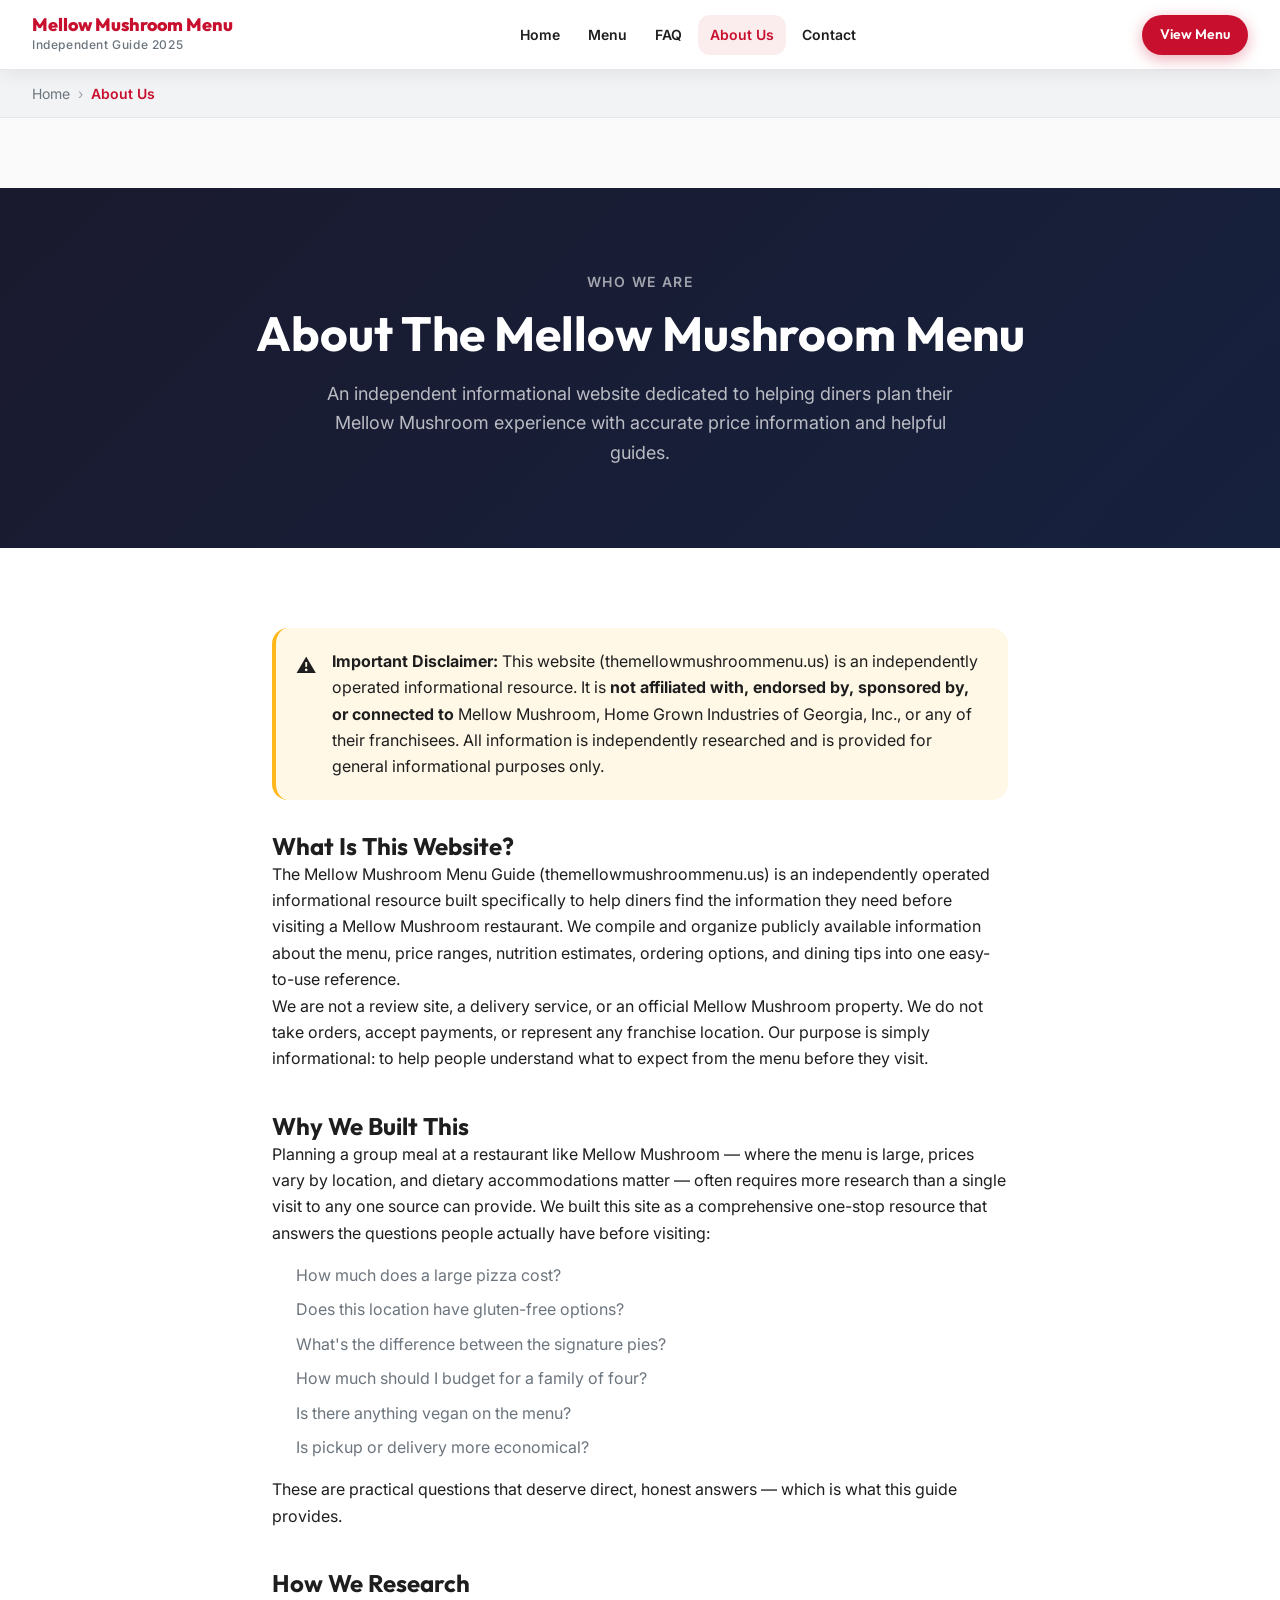
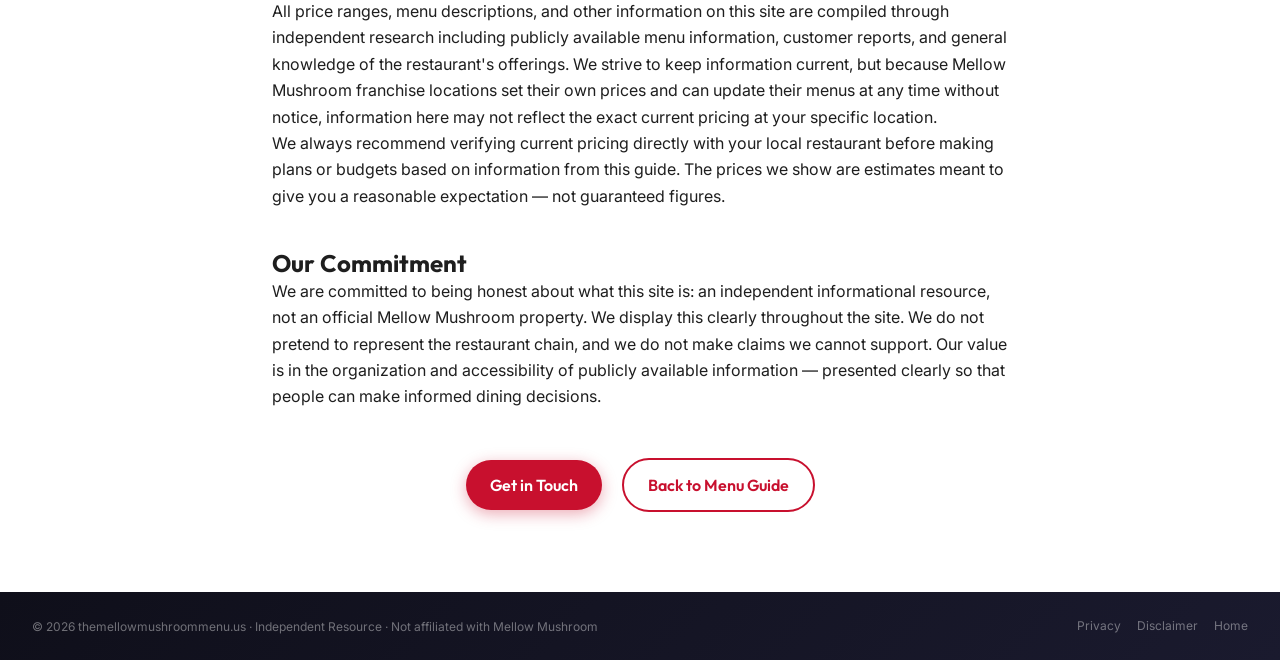
<file: about/index.html>
<!DOCTYPE html>
<html lang="en">
<head>
  <meta charset="UTF-8">
  <meta name="viewport" content="width=device-width, initial-scale=1.0">
  <title>About Us | The Mellow Mushroom Menu Independent Guide</title>
  <meta name="description" content="About The Mellow Mushroom Menu — an independent informational website providing menu prices, nutrition, and guides. Not affiliated with Mellow Mushroom.">
  <link rel="canonical" href="https://themellowmushroommenu.us/about/">
  <link rel="icon" type="image/x-icon" href="../favicon/favicon.ico">
  <link rel="preconnect" href="https://fonts.googleapis.com">
  <link rel="preconnect" href="https://fonts.gstatic.com" crossorigin>
  <link rel="stylesheet" href="../assets/css/main.css">
  <link rel="stylesheet" href="../assets/css/home.css">
</head>
<body>
  <a class="skip-link" href="#main-content">Skip to main content</a>
  <header id="site-header" class="site-header is-solid" role="banner">
    <div class="header-inner">
      <a href="../index.html" class="header-logo"><div class="header-logo__text"><span class="name">Mellow Mushroom Menu</span><span class="tagline">Independent Guide 2025</span></div></a>
      <nav class="primary-nav" aria-label="Primary">
        <a href="../index.html" class="nav-link">Home</a>
        <a href="../index.html#menu" class="nav-link">Menu</a>
        <a href="../faq/index.html" class="nav-link">FAQ</a>
        <a href="./index.html" class="nav-link is-active">About Us</a>
        <a href="../contact/index.html" class="nav-link">Contact</a>
      </nav>
      <div class="header-actions"><a href="../index.html#menu" class="btn btn-primary btn-sm header-cta hide-mobile">View Menu</a></div>
    </div>
  </header>
  <div class="breadcrumb-bar"><div class="container"><nav class="breadcrumb" aria-label="Breadcrumb"><div class="breadcrumb__item"><a href="../index.html">Home</a></div><div class="breadcrumb__item"><span class="breadcrumb__sep">›</span></div><div class="breadcrumb__item breadcrumb__item--current">About Us</div></nav></div></div>
  <div class="page-hero"><div class="container"><span class="eyebrow" style="color:rgba(255,255,255,0.6)">Who We Are</span><h1>About The Mellow Mushroom Menu</h1><p>An independent informational website dedicated to helping diners plan their Mellow Mushroom experience with accurate price information and helpful guides.</p></div></div>

  <main id="main-content" tabindex="-1">
    <section class="section bg-white">
      <div class="container" style="max-width:800px">
        <div class="notice-box notice-box-warn" role="note" style="margin-bottom:var(--space-8)">
          <span class="notice-box-icon">⚠️</span>
          <div><strong>Important Disclaimer:</strong> This website (themellowmushroommenu.us) is an independently operated informational resource. It is <strong>not affiliated with, endorsed by, sponsored by, or connected to</strong> Mellow Mushroom, Home Grown Industries of Georgia, Inc., or any of their franchisees. All information is independently researched and is provided for general informational purposes only.</div>
        </div>

        <h2>What Is This Website?</h2>
        <p>The Mellow Mushroom Menu Guide (themellowmushroommenu.us) is an independently operated informational resource built specifically to help diners find the information they need before visiting a Mellow Mushroom restaurant. We compile and organize publicly available information about the menu, price ranges, nutrition estimates, ordering options, and dining tips into one easy-to-use reference.</p>
        <p>We are not a review site, a delivery service, or an official Mellow Mushroom property. We do not take orders, accept payments, or represent any franchise location. Our purpose is simply informational: to help people understand what to expect from the menu before they visit.</p>

        <h2 style="margin-top:var(--space-10)">Why We Built This</h2>
        <p>Planning a group meal at a restaurant like Mellow Mushroom — where the menu is large, prices vary by location, and dietary accommodations matter — often requires more research than a single visit to any one source can provide. We built this site as a comprehensive one-stop resource that answers the questions people actually have before visiting:</p>
        <ul style="margin:var(--space-4) 0 var(--space-4) var(--space-6);display:flex;flex-direction:column;gap:var(--space-2);color:var(--color-text-muted)">
          <li>How much does a large pizza cost?</li>
          <li>Does this location have gluten-free options?</li>
          <li>What's the difference between the signature pies?</li>
          <li>How much should I budget for a family of four?</li>
          <li>Is there anything vegan on the menu?</li>
          <li>Is pickup or delivery more economical?</li>
        </ul>
        <p>These are practical questions that deserve direct, honest answers — which is what this guide provides.</p>

        <h2 style="margin-top:var(--space-10)">How We Research</h2>
        <p>All price ranges, menu descriptions, and other information on this site are compiled through independent research including publicly available menu information, customer reports, and general knowledge of the restaurant's offerings. We strive to keep information current, but because Mellow Mushroom franchise locations set their own prices and can update their menus at any time without notice, information here may not reflect the exact current pricing at your specific location.</p>
        <p>We always recommend verifying current pricing directly with your local restaurant before making plans or budgets based on information from this guide. The prices we show are estimates meant to give you a reasonable expectation — not guaranteed figures.</p>

        <h2 style="margin-top:var(--space-10)">Our Commitment</h2>
        <p>We are committed to being honest about what this site is: an independent informational resource, not an official Mellow Mushroom property. We display this clearly throughout the site. We do not pretend to represent the restaurant chain, and we do not make claims we cannot support. Our value is in the organization and accessibility of publicly available information — presented clearly so that people can make informed dining decisions.</p>

        <div class="text-center mt-12">
          <a href="../contact/index.html" class="btn btn-primary" id="about-contact">Get in Touch</a>
          <a href="../index.html" class="btn btn-outline" style="margin-left:var(--space-4)">Back to Menu Guide</a>
        </div>
      </div>
    </section>
  </main>

  <footer class="site-footer" role="contentinfo">
    <div class="container"><div class="footer-bottom">
      <p class="footer-copyright">&copy; <span id="footer-year"></span> themellowmushroommenu.us · Independent Resource · Not affiliated with Mellow Mushroom</p>
      <nav class="footer-legal-links"><a href="../privacy-policy/index.html">Privacy</a><a href="../disclaimer/index.html">Disclaimer</a><a href="../index.html">Home</a></nav>
    </div></div>
  </footer>
  <script src="../assets/js/main.js" defer></script>
</body>
</html>
</file>
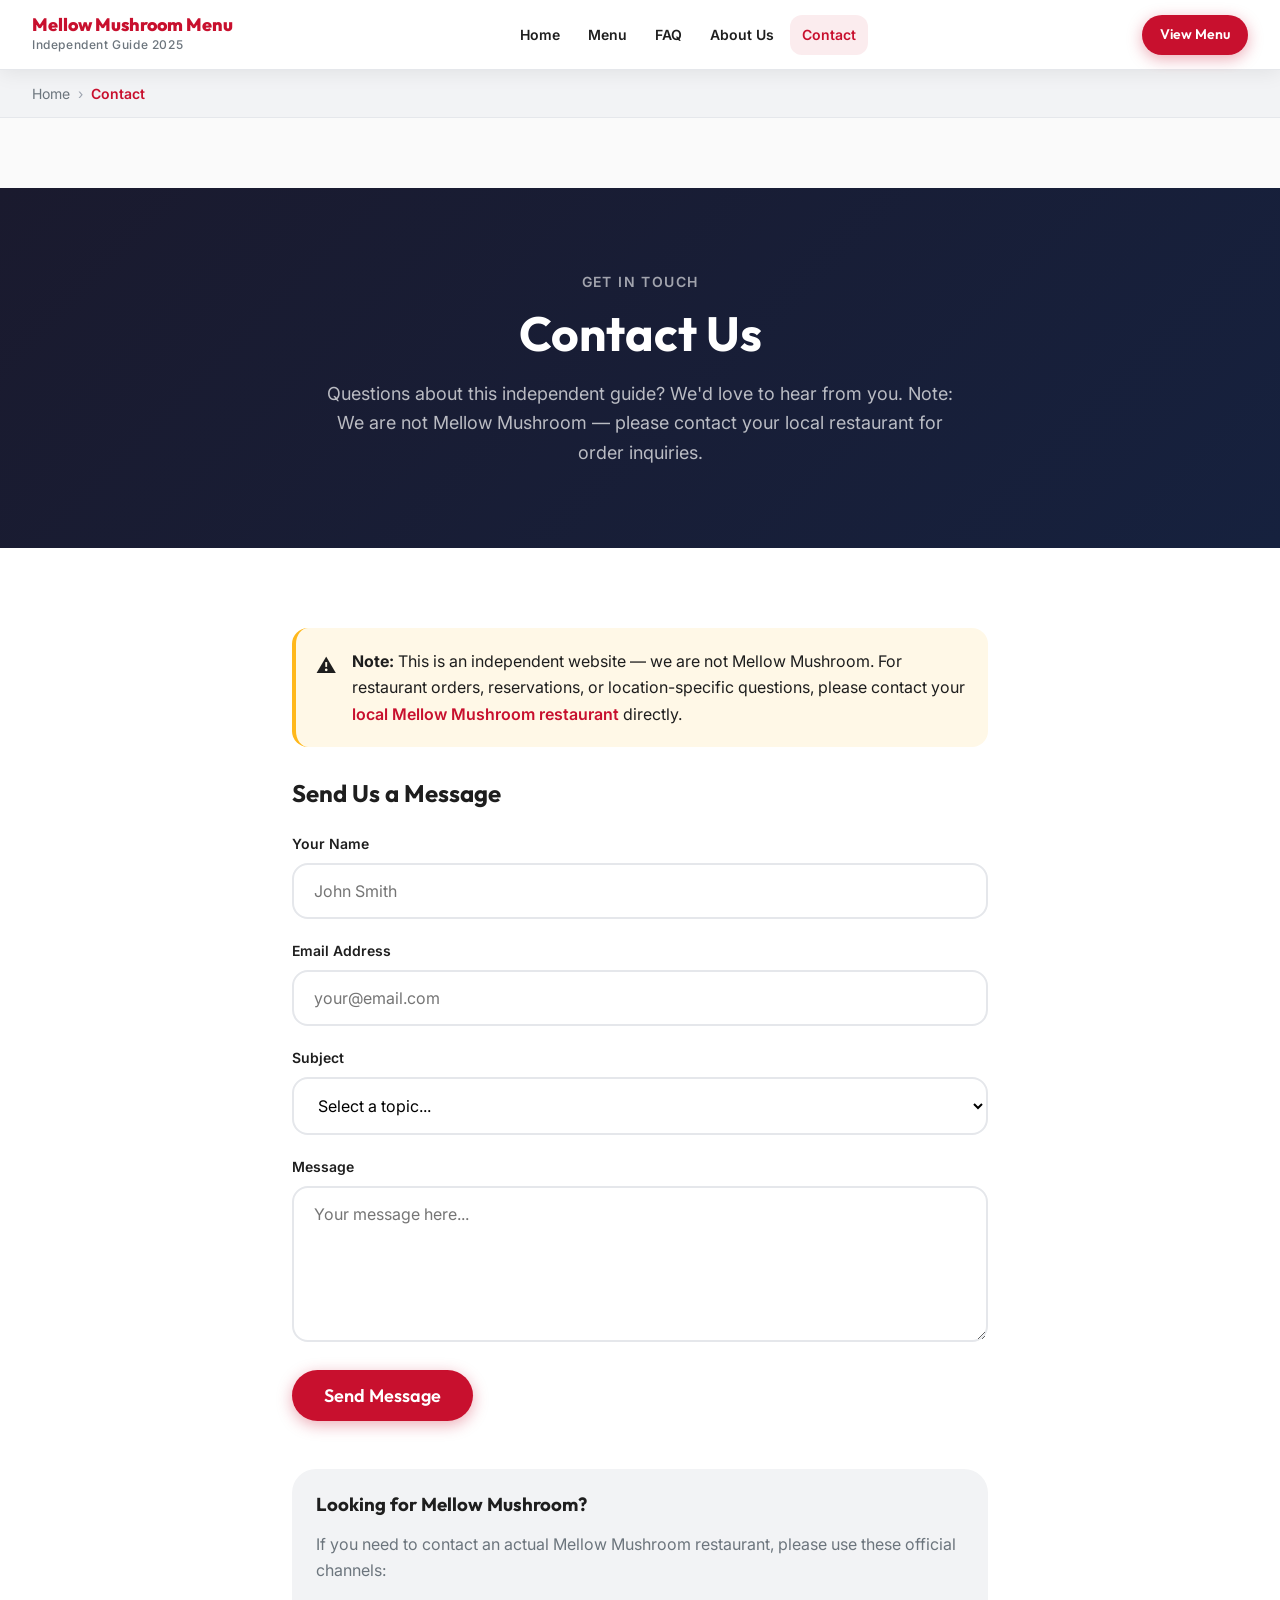
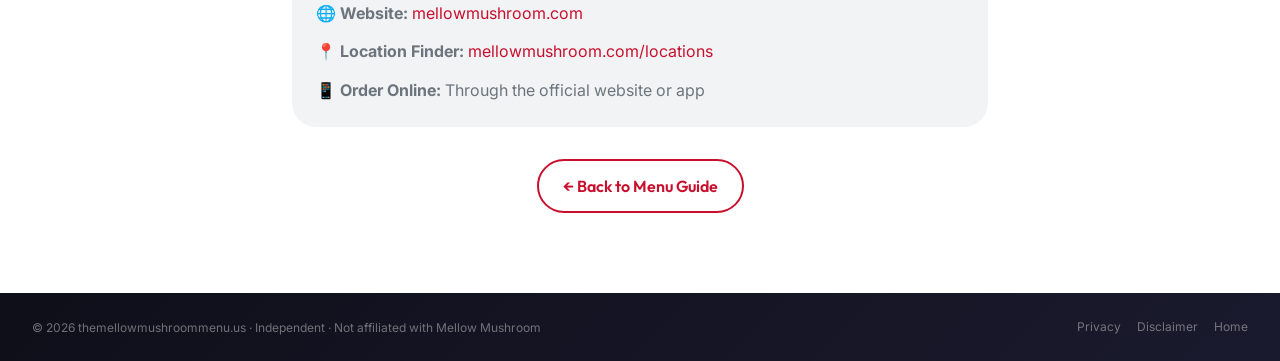
<file: contact/index.html>
<!DOCTYPE html>
<html lang="en">
<head>
  <meta charset="UTF-8">
  <meta name="viewport" content="width=device-width, initial-scale=1.0">
  <title>Contact Us | The Mellow Mushroom Menu Independent Guide</title>
  <meta name="description" content="Contact the Mellow Mushroom Menu independent informational website. Not affiliated with Mellow Mushroom restaurants.">
  <link rel="canonical" href="https://themellowmushroommenu.us/contact/">
  <link rel="icon" type="image/x-icon" href="../favicon/favicon.ico">
  <link rel="preconnect" href="https://fonts.googleapis.com">
  <link rel="preconnect" href="https://fonts.gstatic.com" crossorigin>
  <link rel="stylesheet" href="../assets/css/main.css">
  <link rel="stylesheet" href="../assets/css/home.css">
</head>
<body>
  <a class="skip-link" href="#main-content">Skip to main content</a>
  <header id="site-header" class="site-header is-solid" role="banner">
    <div class="header-inner">
      <a href="../index.html" class="header-logo"><div class="header-logo__text"><span class="name">Mellow Mushroom Menu</span><span class="tagline">Independent Guide 2025</span></div></a>
      <nav class="primary-nav" aria-label="Primary">
        <a href="../index.html" class="nav-link">Home</a>
        <a href="../index.html#menu" class="nav-link">Menu</a>
        <a href="../faq/index.html" class="nav-link">FAQ</a>
        <a href="../about/index.html" class="nav-link">About Us</a>
        <a href="./index.html" class="nav-link is-active">Contact</a>
      </nav>
      <div class="header-actions"><a href="../index.html#menu" class="btn btn-primary btn-sm header-cta hide-mobile">View Menu</a></div>
    </div>
  </header>
  <div class="breadcrumb-bar"><div class="container"><nav class="breadcrumb" aria-label="Breadcrumb"><div class="breadcrumb__item"><a href="../index.html">Home</a></div><div class="breadcrumb__item"><span class="breadcrumb__sep">›</span></div><div class="breadcrumb__item breadcrumb__item--current">Contact</div></nav></div></div>
  <div class="page-hero"><div class="container"><span class="eyebrow" style="color:rgba(255,255,255,0.6)">Get in Touch</span><h1>Contact Us</h1><p>Questions about this independent guide? We'd love to hear from you. Note: We are not Mellow Mushroom — please contact your local restaurant for order inquiries.</p></div></div>

  <main id="main-content" tabindex="-1">
    <section class="section bg-white">
      <div class="container" style="max-width:760px">
        <div class="notice-box notice-box-warn" role="note" style="margin-bottom:var(--space-8)">
          <span class="notice-box-icon">⚠️</span>
          <div><strong>Note:</strong> This is an independent website — we are not Mellow Mushroom. For restaurant orders, reservations, or location-specific questions, please contact your <a href="https://www.mellowmushroom.com/locations" style="color:var(--color-primary);font-weight:600" target="_blank" rel="noopener noreferrer nofollow">local Mellow Mushroom restaurant</a> directly.</div>
        </div>

        <h2 style="margin-bottom:var(--space-6)">Send Us a Message</h2>
        <form id="contact-form" novalidate style="display:flex;flex-direction:column;gap:var(--space-5)" aria-label="Contact form">
          <div>
            <label for="contact-name" style="display:block;font-weight:600;margin-bottom:var(--space-2);font-size:var(--text-sm)">Your Name</label>
            <input type="text" id="contact-name" name="name" required placeholder="John Smith"
              style="width:100%;padding:var(--space-4) var(--space-5);border:2px solid var(--color-border);border-radius:var(--radius-lg);font-size:var(--text-base);outline:none;font-family:inherit;transition:border-color 0.2s">
          </div>
          <div>
            <label for="contact-email" style="display:block;font-weight:600;margin-bottom:var(--space-2);font-size:var(--text-sm)">Email Address</label>
            <input type="email" id="contact-email" name="email" required placeholder="your@email.com"
              style="width:100%;padding:var(--space-4) var(--space-5);border:2px solid var(--color-border);border-radius:var(--radius-lg);font-size:var(--text-base);outline:none;font-family:inherit;transition:border-color 0.2s">
          </div>
          <div>
            <label for="contact-subject" style="display:block;font-weight:600;margin-bottom:var(--space-2);font-size:var(--text-sm)">Subject</label>
            <select id="contact-subject" name="subject"
              style="width:100%;padding:var(--space-4) var(--space-5);border:2px solid var(--color-border);border-radius:var(--radius-lg);font-size:var(--text-base);outline:none;font-family:inherit;background:white">
              <option value="">Select a topic...</option>
              <option value="menu-info">Menu Information</option>
              <option value="pricing">Pricing Question</option>
              <option value="catering">Catering Inquiry</option>
              <option value="correction">Content Correction</option>
              <option value="partnership">Partnership</option>
              <option value="other">Other</option>
            </select>
          </div>
          <div>
            <label for="contact-message" style="display:block;font-weight:600;margin-bottom:var(--space-2);font-size:var(--text-sm)">Message</label>
            <textarea id="contact-message" name="message" required rows="6" placeholder="Your message here..."
              style="width:100%;padding:var(--space-4) var(--space-5);border:2px solid var(--color-border);border-radius:var(--radius-lg);font-size:var(--text-base);outline:none;font-family:inherit;resize:vertical;transition:border-color 0.2s"></textarea>
          </div>
          <button type="submit" class="btn btn-primary btn-lg" id="contact-submit" style="align-self:flex-start">Send Message</button>
        </form>

        <div style="margin-top:var(--space-12);padding:var(--space-6);background:var(--color-bg-alt);border-radius:var(--radius-xl)">
          <h3 style="margin-bottom:var(--space-4)">Looking for Mellow Mushroom?</h3>
          <p style="color:var(--color-text-muted);margin-bottom:var(--space-4)">If you need to contact an actual Mellow Mushroom restaurant, please use these official channels:</p>
          <ul style="display:flex;flex-direction:column;gap:var(--space-3);color:var(--color-text-muted)">
            <li>🌐 <strong>Website:</strong> <a href="https://www.mellowmushroom.com" target="_blank" rel="noopener noreferrer nofollow" style="color:var(--color-primary)">mellowmushroom.com</a></li>
            <li>📍 <strong>Location Finder:</strong> <a href="https://www.mellowmushroom.com/locations" target="_blank" rel="noopener noreferrer nofollow" style="color:var(--color-primary)">mellowmushroom.com/locations</a></li>
            <li>📱 <strong>Order Online:</strong> Through the official website or app</li>
          </ul>
        </div>

        <div class="text-center mt-8">
          <a href="../index.html" class="btn btn-outline">← Back to Menu Guide</a>
        </div>
      </div>
    </section>
  </main>

  <footer class="site-footer" role="contentinfo">
    <div class="container"><div class="footer-bottom">
      <p class="footer-copyright">&copy; <span id="footer-year"></span> themellowmushroommenu.us · Independent · Not affiliated with Mellow Mushroom</p>
      <nav class="footer-legal-links"><a href="../privacy-policy/index.html">Privacy</a><a href="../disclaimer/index.html">Disclaimer</a><a href="../index.html">Home</a></nav>
    </div></div>
  </footer>
  <script src="../assets/js/main.js" defer></script>
  <script>
    document.getElementById('contact-form').addEventListener('submit',function(e){
      e.preventDefault();
      const btn=document.getElementById('contact-submit');
      btn.textContent='✓ Message Sent!';btn.disabled=true;
    });
    const inputs=document.querySelectorAll('input,textarea,select');
    inputs.forEach(i=>{
      i.addEventListener('focus',()=>i.style.borderColor='var(--color-primary)');
      i.addEventListener('blur',()=>i.style.borderColor='var(--color-border)');
    });
    document.getElementById('footer-year').textContent=new Date().getFullYear();
  </script>
</body>
</html>
</file>
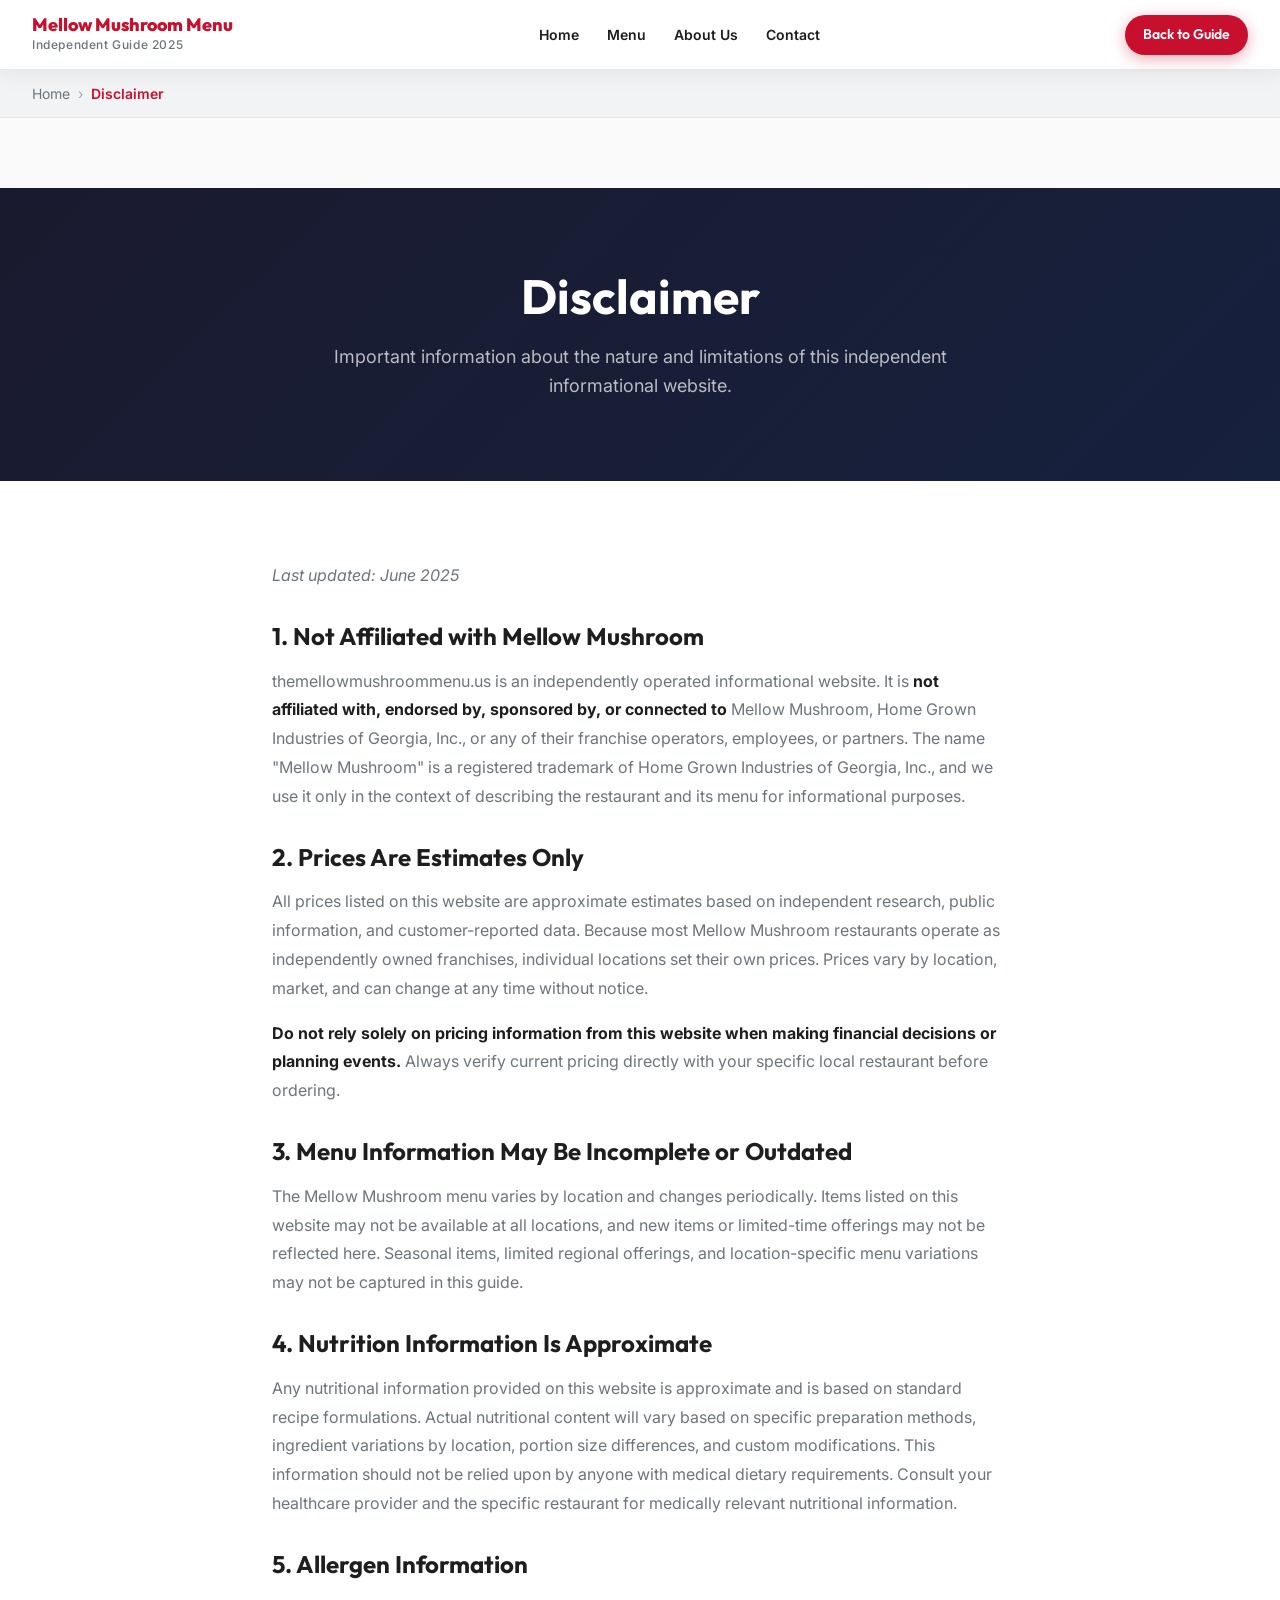
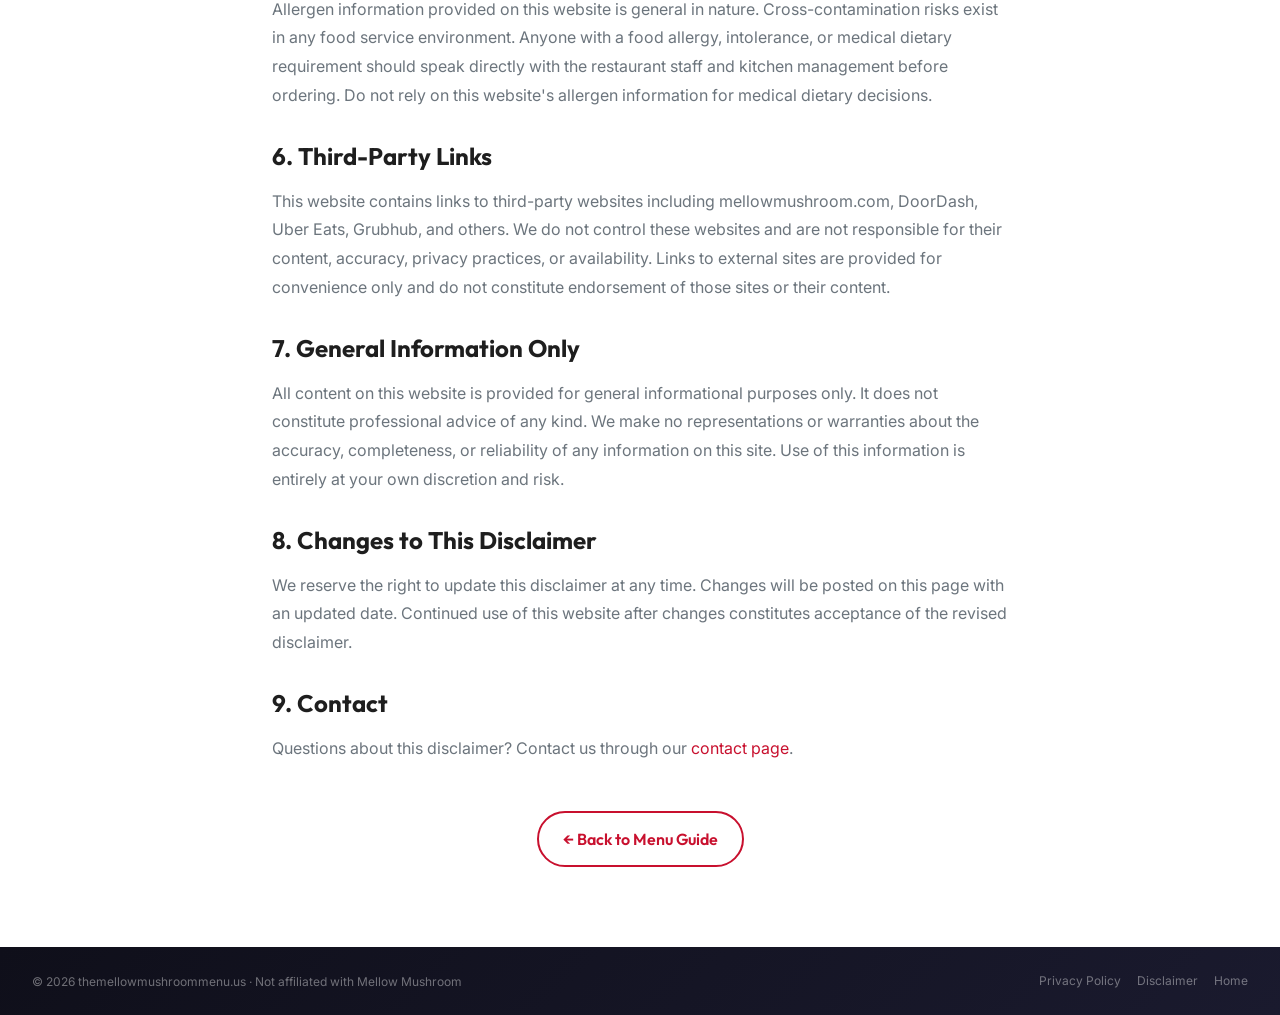
<file: disclaimer/index.html>
<!DOCTYPE html>
<html lang="en">
<head>
  <meta charset="UTF-8">
  <meta name="viewport" content="width=device-width, initial-scale=1.0">
  <title>Disclaimer | The Mellow Mushroom Menu Independent Guide</title>
  <meta name="description" content="Disclaimer for themellowmushroommenu.us — not affiliated with Mellow Mushroom. All prices are estimates. Independent informational resource.">
  <link rel="canonical" href="https://themellowmushroommenu.us/disclaimer/">
  <link rel="icon" type="image/x-icon" href="../favicon/favicon.ico">
  <link rel="preconnect" href="https://fonts.googleapis.com">
  <link rel="preconnect" href="https://fonts.gstatic.com" crossorigin>
  <link rel="stylesheet" href="../assets/css/main.css">
  <link rel="stylesheet" href="../assets/css/home.css">
</head>
<body>
  <a class="skip-link" href="#main-content">Skip to main content</a>
  <header id="site-header" class="site-header is-solid" role="banner">
    <div class="header-inner">
      <a href="../index.html" class="header-logo"><div class="header-logo__text"><span class="name">Mellow Mushroom Menu</span><span class="tagline">Independent Guide 2025</span></div></a>
      <nav class="primary-nav" aria-label="Primary"><a href="../index.html" class="nav-link">Home</a><a href="../index.html#menu" class="nav-link">Menu</a><a href="../about/index.html" class="nav-link">About Us</a><a href="../contact/index.html" class="nav-link">Contact</a></nav>
      <div class="header-actions"><a href="../index.html" class="btn btn-primary btn-sm header-cta hide-mobile">Back to Guide</a></div>
    </div>
  </header>
  <div class="breadcrumb-bar"><div class="container"><nav class="breadcrumb" aria-label="Breadcrumb"><div class="breadcrumb__item"><a href="../index.html">Home</a></div><div class="breadcrumb__item"><span class="breadcrumb__sep">›</span></div><div class="breadcrumb__item breadcrumb__item--current">Disclaimer</div></nav></div></div>
  <div class="page-hero"><div class="container"><h1>Disclaimer</h1><p>Important information about the nature and limitations of this independent informational website.</p></div></div>

  <main id="main-content" tabindex="-1">
    <section class="section bg-white">
      <div class="seo-content container" style="max-width:800px">
        <p><em>Last updated: June 2025</em></p>

        <h2>1. Not Affiliated with Mellow Mushroom</h2>
        <p>themellowmushroommenu.us is an independently operated informational website. It is <strong>not affiliated with, endorsed by, sponsored by, or connected to</strong> Mellow Mushroom, Home Grown Industries of Georgia, Inc., or any of their franchise operators, employees, or partners. The name "Mellow Mushroom" is a registered trademark of Home Grown Industries of Georgia, Inc., and we use it only in the context of describing the restaurant and its menu for informational purposes.</p>

        <h2>2. Prices Are Estimates Only</h2>
        <p>All prices listed on this website are approximate estimates based on independent research, public information, and customer-reported data. Because most Mellow Mushroom restaurants operate as independently owned franchises, individual locations set their own prices. Prices vary by location, market, and can change at any time without notice.</p>
        <p><strong>Do not rely solely on pricing information from this website when making financial decisions or planning events.</strong> Always verify current pricing directly with your specific local restaurant before ordering.</p>

        <h2>3. Menu Information May Be Incomplete or Outdated</h2>
        <p>The Mellow Mushroom menu varies by location and changes periodically. Items listed on this website may not be available at all locations, and new items or limited-time offerings may not be reflected here. Seasonal items, limited regional offerings, and location-specific menu variations may not be captured in this guide.</p>

        <h2>4. Nutrition Information Is Approximate</h2>
        <p>Any nutritional information provided on this website is approximate and is based on standard recipe formulations. Actual nutritional content will vary based on specific preparation methods, ingredient variations by location, portion size differences, and custom modifications. This information should not be relied upon by anyone with medical dietary requirements. Consult your healthcare provider and the specific restaurant for medically relevant nutritional information.</p>

        <h2>5. Allergen Information</h2>
        <p>Allergen information provided on this website is general in nature. Cross-contamination risks exist in any food service environment. Anyone with a food allergy, intolerance, or medical dietary requirement should speak directly with the restaurant staff and kitchen management before ordering. Do not rely on this website's allergen information for medical dietary decisions.</p>

        <h2>6. Third-Party Links</h2>
        <p>This website contains links to third-party websites including mellowmushroom.com, DoorDash, Uber Eats, Grubhub, and others. We do not control these websites and are not responsible for their content, accuracy, privacy practices, or availability. Links to external sites are provided for convenience only and do not constitute endorsement of those sites or their content.</p>

        <h2>7. General Information Only</h2>
        <p>All content on this website is provided for general informational purposes only. It does not constitute professional advice of any kind. We make no representations or warranties about the accuracy, completeness, or reliability of any information on this site. Use of this information is entirely at your own discretion and risk.</p>

        <h2>8. Changes to This Disclaimer</h2>
        <p>We reserve the right to update this disclaimer at any time. Changes will be posted on this page with an updated date. Continued use of this website after changes constitutes acceptance of the revised disclaimer.</p>

        <h2>9. Contact</h2>
        <p>Questions about this disclaimer? Contact us through our <a href="../contact/index.html" style="color:var(--color-primary)">contact page</a>.</p>

        <div class="text-center" style="margin-top:var(--space-12)">
          <a href="../index.html" class="btn btn-outline">← Back to Menu Guide</a>
        </div>
      </div>
    </section>
  </main>

  <footer class="site-footer" role="contentinfo">
    <div class="container"><div class="footer-bottom">
      <p class="footer-copyright">&copy; <span id="footer-year"></span> themellowmushroommenu.us · Not affiliated with Mellow Mushroom</p>
      <nav class="footer-legal-links"><a href="../privacy-policy/index.html">Privacy Policy</a><a href="./index.html">Disclaimer</a><a href="../index.html">Home</a></nav>
    </div></div>
  </footer>
  <script>document.getElementById('footer-year').textContent=new Date().getFullYear();</script>
</body>
</html>
</file>
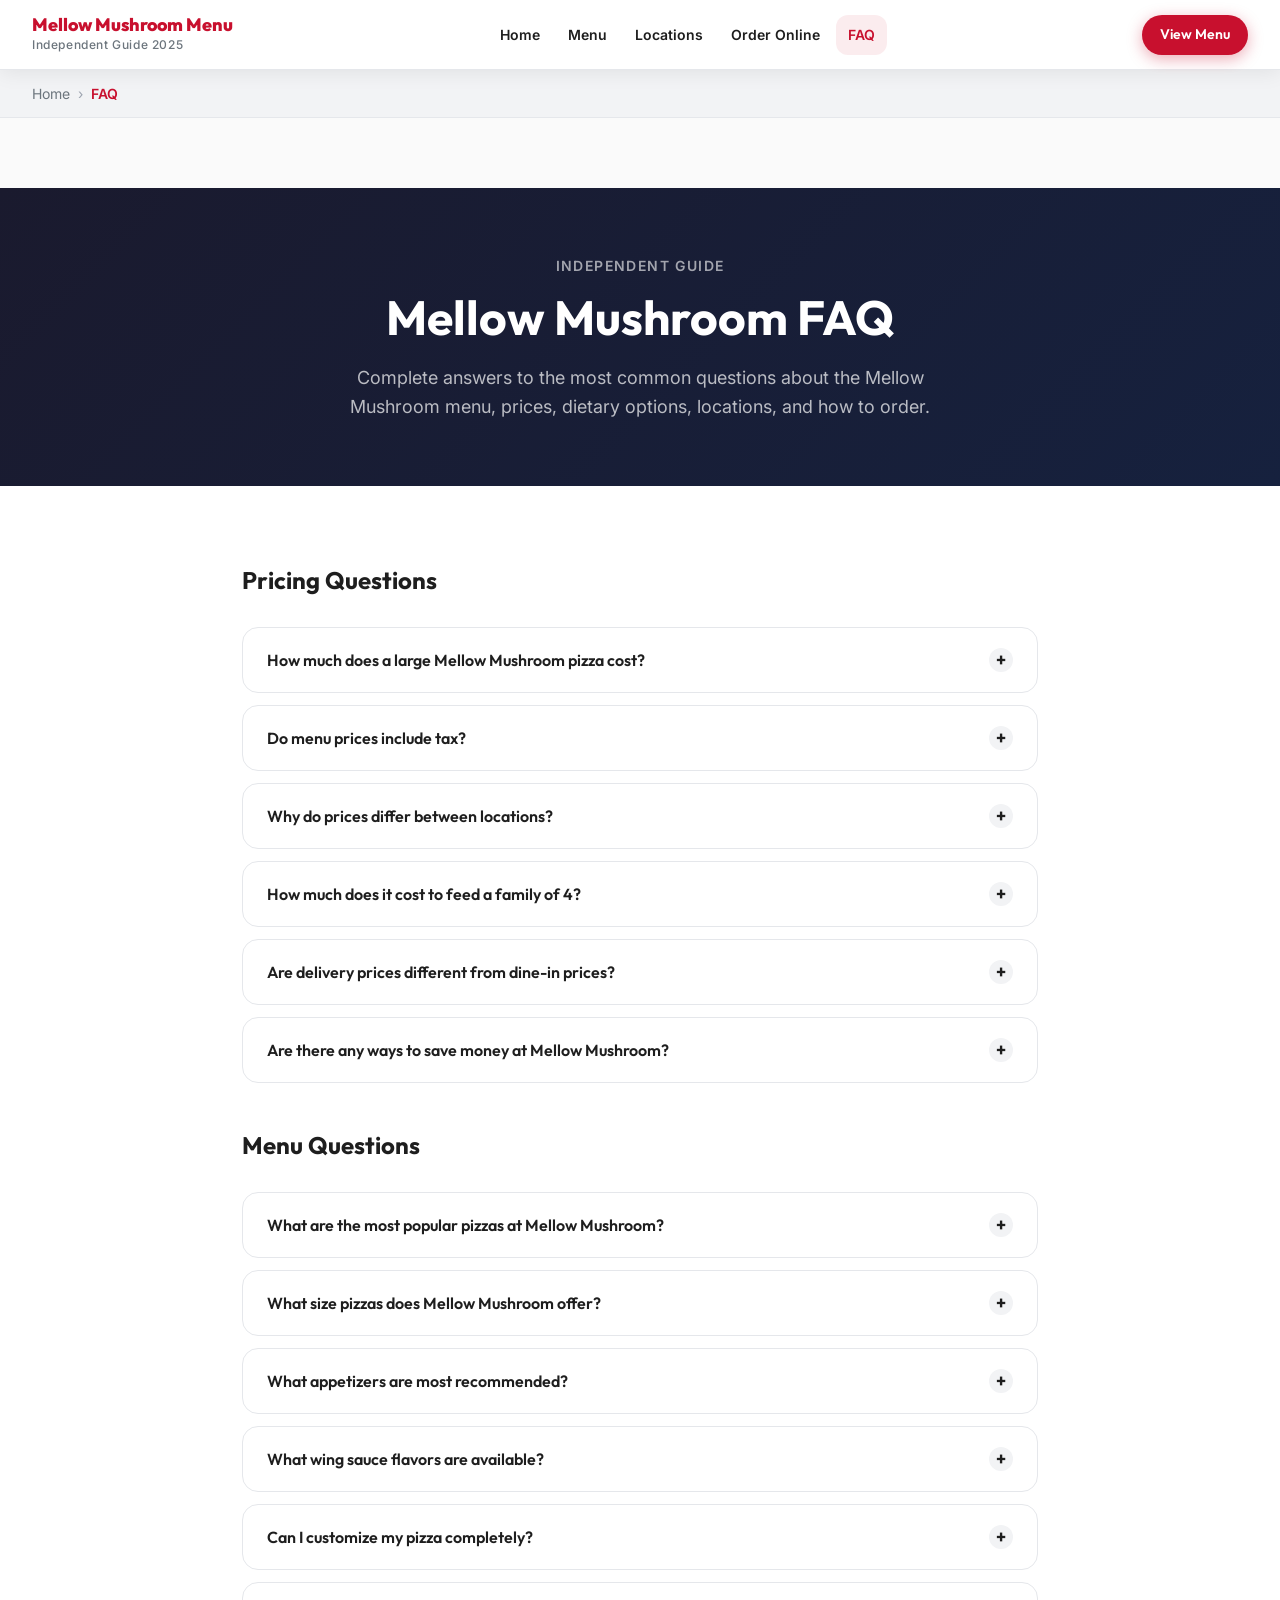
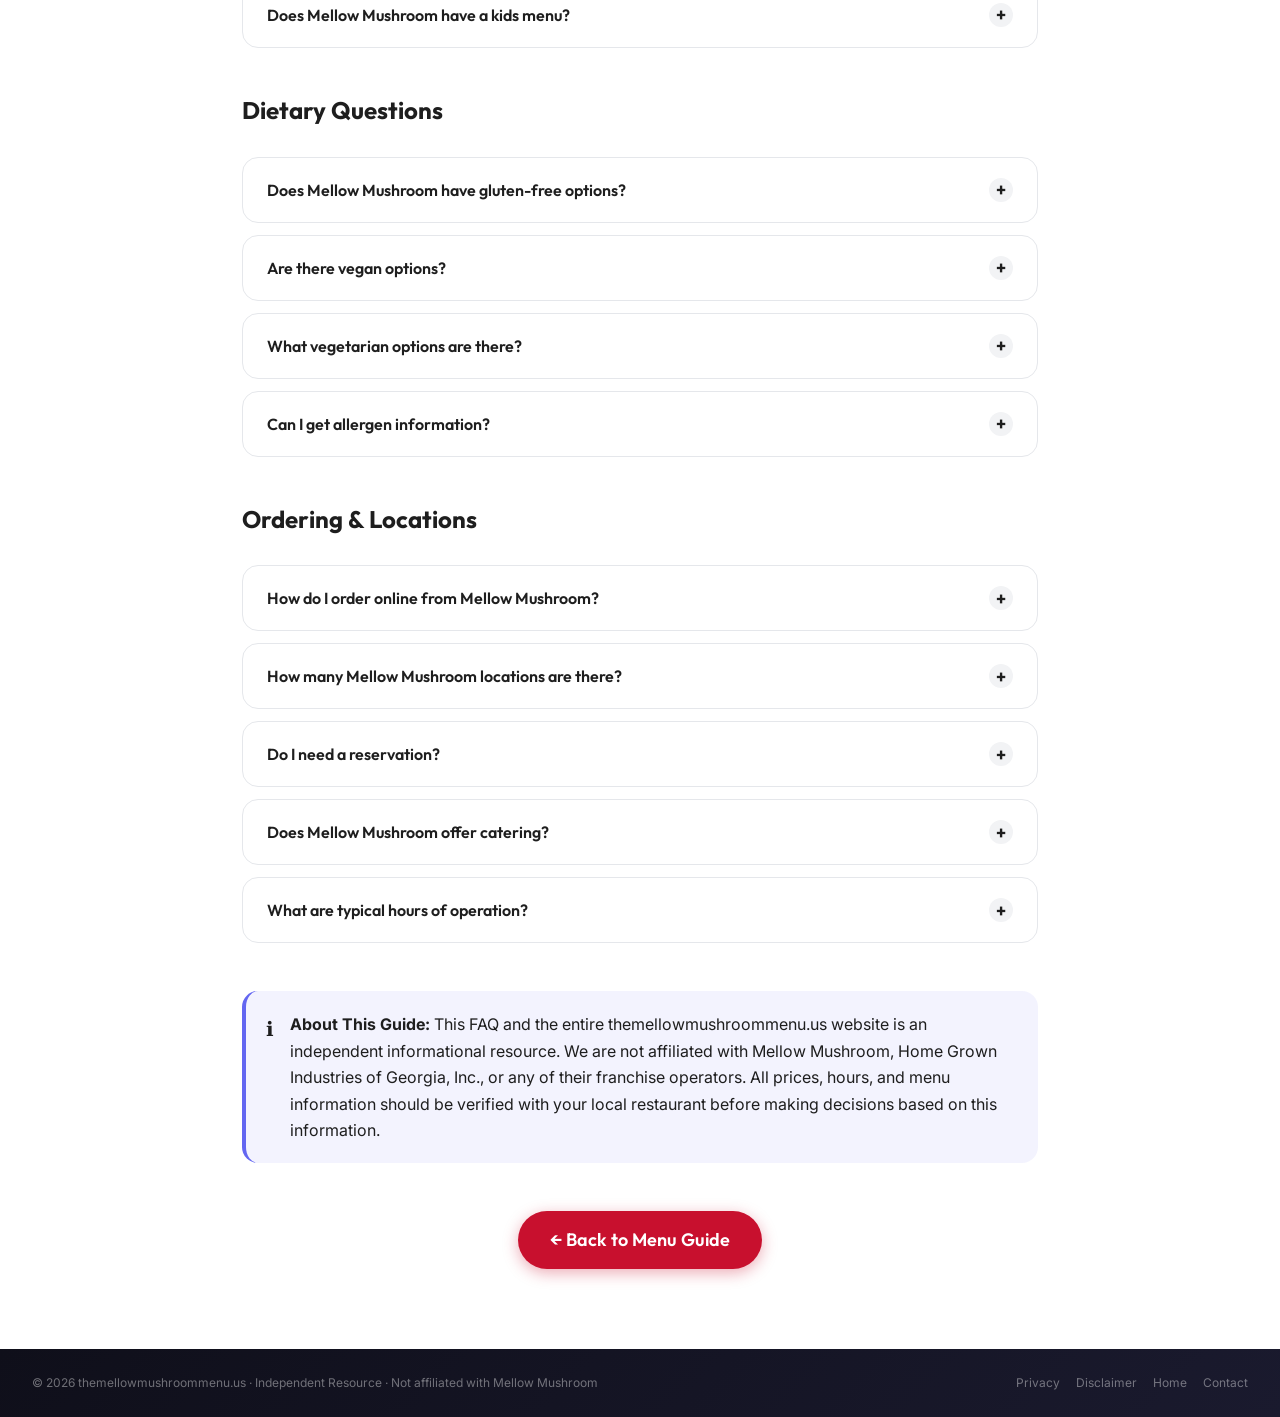
<file: faq/index.html>
<!DOCTYPE html>
<html lang="en">
<head>
  <meta charset="UTF-8">
  <meta name="viewport" content="width=device-width, initial-scale=1.0">
  <title>Mellow Mushroom FAQ 2025 | Frequently Asked Questions | Independent Guide</title>
  <meta name="description" content="Complete FAQ about the Mellow Mushroom menu, prices, locations, dietary options, and ordering. Independent guide with 40+ common questions answered.">
  <link rel="canonical" href="https://themellowmushroommenu.us/faq/">
  <link rel="icon" type="image/x-icon" href="../favicon/favicon.ico">
  <link rel="preconnect" href="https://fonts.googleapis.com">
  <link rel="preconnect" href="https://fonts.gstatic.com" crossorigin>
  <link rel="stylesheet" href="../assets/css/main.css">
  <link rel="stylesheet" href="../assets/css/home.css">
  <script type="application/ld+json">
  {"@context":"https://schema.org","@type":"FAQPage","mainEntity":[
    {"@type":"Question","name":"How much does a large Mellow Mushroom pizza cost?","acceptedAnswer":{"@type":"Answer","text":"A large (16\") specialty pizza typically costs $24–32. Basic cheese or pepperoni runs $20–24; complex specialty pies go $26–32. Prices vary by location."}},
    {"@type":"Question","name":"Is Mellow Mushroom affiliated with this website?","acceptedAnswer":{"@type":"Answer","text":"No. This is an independent informational website. We are not affiliated with Mellow Mushroom or Home Grown Industries of Georgia, Inc."}}
  ]}
  </script>
</head>
<body>
  <a class="skip-link" href="#main-content">Skip to main content</a>

  <header id="site-header" class="site-header is-solid" role="banner">
    <div class="header-inner">
      <a href="../index.html" class="header-logo" aria-label="Mellow Mushroom Menu — Home">
        <div class="header-logo__text">
          <span class="name">Mellow Mushroom Menu</span>
          <span class="tagline">Independent Guide 2025</span>
        </div>
      </a>
      <nav class="primary-nav" aria-label="Primary">
        <a href="../index.html" class="nav-link">Home</a>
        <a href="../index.html#menu" class="nav-link">Menu</a>
        <a href="../index.html#locations" class="nav-link">Locations</a>
        <a href="../index.html#ordering" class="nav-link">Order Online</a>
        <a href="./index.html" class="nav-link is-active">FAQ</a>
      </nav>
      <div class="header-actions">
        <a href="../index.html#menu" class="btn btn-primary btn-sm header-cta hide-mobile">View Menu</a>
      </div>
    </div>
  </header>

  <div class="breadcrumb-bar">
    <div class="container">
      <nav class="breadcrumb" aria-label="Breadcrumb">
        <div class="breadcrumb__item"><a href="../index.html">Home</a></div>
        <div class="breadcrumb__item"><span class="breadcrumb__sep">›</span></div>
        <div class="breadcrumb__item breadcrumb__item--current">FAQ</div>
      </nav>
    </div>
  </div>

  <div class="page-hero" style="padding:var(--space-16) 0">
    <div class="container">
      <span class="eyebrow" style="color:rgba(255,255,255,0.6)">Independent Guide</span>
      <h1>Mellow Mushroom FAQ</h1>
      <p>Complete answers to the most common questions about the Mellow Mushroom menu, prices, dietary options, locations, and how to order.</p>
    </div>
  </div>

  <main id="main-content" tabindex="-1">
    <section class="section bg-white">
      <div class="container" style="max-width:860px">

        <h2 style="margin-bottom:var(--space-8)">Pricing Questions</h2>
        <div class="accordion" role="list">
          <div class="accordion-item"><button class="accordion-trigger" aria-expanded="false" aria-controls="q-p1" id="btn-p1">How much does a large Mellow Mushroom pizza cost?<span class="accordion-icon">+</span></button><div class="accordion-panel" id="q-p1"><div class="accordion-panel-inner">A large (16") specialty pizza at Mellow Mushroom typically runs $24–32 depending on the location and specific toppings. A basic cheese or pepperoni large is usually $20–24, while the more complex specialty pies with premium toppings land in the $26–32 range. Prices vary by location. A downtown restaurant in a high-rent market will typically charge $2–5 more than a suburban location for the same pie.</div></div></div>
          <div class="accordion-item"><button class="accordion-trigger" aria-expanded="false" aria-controls="q-p2" id="btn-p2">Do menu prices include tax?<span class="accordion-icon">+</span></button><div class="accordion-panel" id="q-p2"><div class="accordion-panel-inner">No. Menu prices do not include sales tax. Expect to add 6–10% depending on your city and state. Delivery fees, service fees from third-party apps, and tips are also additional. For dine-in with tip and tax on a $50 food order, budget $60–65 total.</div></div></div>
          <div class="accordion-item"><button class="accordion-trigger" aria-expanded="false" aria-controls="q-p3" id="btn-p3">Why do prices differ between locations?<span class="accordion-icon">+</span></button><div class="accordion-panel" id="q-p3"><div class="accordion-panel-inner">Most Mellow Mushroom restaurants are independently owned franchises. Individual owners set their own menu prices based on local rent, labor, and ingredient costs. A large pizza in a lower-cost suburban area might run $4–6 less than in a high-rent downtown or tourist area location. Always check the online menu for your specific location's address to get current accurate pricing.</div></div></div>
          <div class="accordion-item"><button class="accordion-trigger" aria-expanded="false" aria-controls="q-p4" id="btn-p4">How much does it cost to feed a family of 4?<span class="accordion-icon">+</span></button><div class="accordion-panel" id="q-p4"><div class="accordion-panel-inner">A family of four spending on food only can expect $60–90 before tax and tip. Practical breakdown: one large specialty pizza ($26–30) + one appetizer ($9–13) + two kids meals ($12–18) + beverages ($10–14) = $57–75 before tax. Add 8% tax and 18% tip and you are looking at $72–95 total for a full dine-in experience.</div></div></div>
          <div class="accordion-item"><button class="accordion-trigger" aria-expanded="false" aria-controls="q-p5" id="btn-p5">Are delivery prices different from dine-in prices?<span class="accordion-icon">+</span></button><div class="accordion-panel" id="q-p5"><div class="accordion-panel-inner">The base menu prices are usually the same. What changes is the total because delivery adds fees. Third-party delivery apps (DoorDash, Uber Eats, Grubhub) typically add a delivery fee ($3–5), service fee ($3–4), and delivery driver tip ($5–8) on top of menu prices — adding $11–17+ to your total. Pickup avoids all of these costs.</div></div></div>
          <div class="accordion-item"><button class="accordion-trigger" aria-expanded="false" aria-controls="q-p6" id="btn-p6">Are there any ways to save money at Mellow Mushroom?<span class="accordion-icon">+</span></button><div class="accordion-panel" id="q-p6"><div class="accordion-panel-inner">Yes — several practical strategies: (1) Choose pickup over delivery to eliminate $10–17+ in fees and tips. (2) Order a gallon of sweet tea or lemonade ($12–14) instead of individual drinks for a table of 4–6. (3) Share large pizzas and appetizers — larger sizes are cheaper per slice. (4) Ask about weekday specials — some locations run offers not listed on apps. (5) Skip extra premium toppings on first visits to taste the base version before adding extras.</div></div></div>
        </div>

        <h2 style="margin:var(--space-12) 0 var(--space-8)">Menu Questions</h2>
        <div class="accordion" role="list">
          <div class="accordion-item"><button class="accordion-trigger" aria-expanded="false" aria-controls="q-m1" id="btn-m1">What are the most popular pizzas at Mellow Mushroom?<span class="accordion-icon">+</span></button><div class="accordion-panel" id="q-m1"><div class="accordion-panel-inner">The House Special is consistently the most ordered pizza at most locations — loaded with pepperoni, Italian sausage, mushrooms, green peppers, onions, and double mozzarella. Other perennial favorites include the Super Pepp, Mighty Meaty, Holy Shiitake, Great White, and Funky Q Chicken. The Build Your Own option is also extremely popular for customers with specific preferences.</div></div></div>
          <div class="accordion-item"><button class="accordion-trigger" aria-expanded="false" aria-controls="q-m2" id="btn-m2">What size pizzas does Mellow Mushroom offer?<span class="accordion-icon">+</span></button><div class="accordion-panel" id="q-m2"><div class="accordion-panel-inner">Three sizes: Small (10"), Medium (14"), and Large (16"). A small serves 1–2 people, a medium serves 2–3, and a large serves 4–5 people. Gluten-free crust is typically only available in a smaller personal size at most locations.</div></div></div>
          <div class="accordion-item"><button class="accordion-trigger" aria-expanded="false" aria-controls="q-m3" id="btn-m3">What appetizers are most recommended?<span class="accordion-icon">+</span></button><div class="accordion-panel" id="q-m3"><div class="accordion-panel-inner">The Pretzel Bites with beer cheese dip are consistently the most recommended starter — they arrive quickly, share easily, and pair perfectly with beer. The 8 Mellow Rollz are also highly recommended for larger groups. The Spinach Artichoke Dip is popular with those looking for a more substantial vegetarian starter. For something different, the Greek Feta Rollz are worth trying.</div></div></div>
          <div class="accordion-item"><button class="accordion-trigger" aria-expanded="false" aria-controls="q-m4" id="btn-m4">What wing sauce flavors are available?<span class="accordion-icon">+</span></button><div class="accordion-panel" id="q-m4"><div class="accordion-panel-inner">Sauce options vary by location but typically include: Mild Buffalo, Medium Buffalo, Hot Buffalo, Extra Hot, Lemon Pepper, Honey BBQ, Honey Sriracha, Garlic Parmesan, Nashville Hot, and dry rub options. Each wing order comes with one dipping sauce choice (ranch or blue cheese). Ask your server about current sauce availability at your specific location.</div></div></div>
          <div class="accordion-item"><button class="accordion-trigger" aria-expanded="false" aria-controls="q-m5" id="btn-m5">Can I customize my pizza completely?<span class="accordion-icon">+</span></button><div class="accordion-panel" id="q-m5"><div class="accordion-panel-inner">Yes. The Build Your Own Pizza option gives you full control over crust size, sauce type, cheese selection, and toppings. You can also modify existing signature pies by asking for changes. Basic modifications (removing toppings, swapping standard sauces) typically cost nothing extra. Adding premium ingredients or making major substitutions may add $1–4 per change.</div></div></div>
          <div class="accordion-item"><button class="accordion-trigger" aria-expanded="false" aria-controls="q-m6" id="btn-m6">Does Mellow Mushroom have a kids menu?<span class="accordion-icon">+</span></button><div class="accordion-panel" id="q-m6"><div class="accordion-panel-inner">Yes. The kids menu includes Mac & Cheese and French Bread Pizza (available in cheese or pepperoni). Kids meals typically run $6–10 and often include a drink. The format works well for younger diners who want their own meal while adults share larger pizzas at the table.</div></div></div>
        </div>

        <h2 style="margin:var(--space-12) 0 var(--space-8)">Dietary Questions</h2>
        <div class="accordion" role="list">
          <div class="accordion-item"><button class="accordion-trigger" aria-expanded="false" aria-controls="q-d1" id="btn-d1">Does Mellow Mushroom have gluten-free options?<span class="accordion-icon">+</span></button><div class="accordion-panel" id="q-d1"><div class="accordion-panel-inner">Yes. Certified gluten-free crust is available at most locations, and several specialty pizzas have GF versions (House Special, Mighty Meaty, Veg Out, Kosmic Karma, and BYO). A gluten-free brownie is available for dessert. Important: cross-contamination with gluten is possible in any busy kitchen. Guests with celiac disease should speak directly with the kitchen before ordering.</div></div></div>
          <div class="accordion-item"><button class="accordion-trigger" aria-expanded="false" aria-controls="q-d2" id="btn-d2">Are there vegan options?<span class="accordion-icon">+</span></button><div class="accordion-panel" id="q-d2"><div class="accordion-panel-inner">Yes, though availability varies by location. Vegan cheese is available at many locations. Key vegan options include: Vegan Cheese Pizza, Vegan Veg-Out, Vegan Build Your Own Pizza, Tempeh Hoagie, Vegan Avocado Hoagie, Vegan Apple Harvest Salad, and Vegan Keep It Greek Salad. Call your specific location ahead of time to confirm vegan cheese and ingredient availability before visiting specifically for vegan options.</div></div></div>
          <div class="accordion-item"><button class="accordion-trigger" aria-expanded="false" aria-controls="q-d3" id="btn-d3">What vegetarian options are there?<span class="accordion-icon">+</span></button><div class="accordion-panel" id="q-d3"><div class="accordion-panel-inner">Vegetarians have plenty of choices. Naturally vegetarian signature pizzas include: Holy Shiitake, Veg Out, Keep It Greek, and Great White. The Build Your Own format accommodates any vegetable-only combination. Vegetarian appetizers include Pretzel Bites, Greek Feta Rollz, Cheese Bread, and Spinach Artichoke Dip. Several salads are also vegetarian-friendly.</div></div></div>
          <div class="accordion-item"><button class="accordion-trigger" aria-expanded="false" aria-controls="q-d4" id="btn-d4">Can I get allergen information?<span class="accordion-icon">+</span></button><div class="accordion-panel" id="q-d4"><div class="accordion-panel-inner">For specific allergen information, speak directly with the staff at your location or check the official Mellow Mushroom website. Common allergens include gluten, dairy, eggs, tree nuts (in some sauces), and shellfish. This independent website cannot provide guaranteed allergen information — always confirm with the restaurant kitchen if you have a serious food allergy or dietary requirement.</div></div></div>
        </div>

        <h2 style="margin:var(--space-12) 0 var(--space-8)">Ordering &amp; Locations</h2>
        <div class="accordion" role="list">
          <div class="accordion-item"><button class="accordion-trigger" aria-expanded="false" aria-controls="q-o1" id="btn-o1">How do I order online from Mellow Mushroom?<span class="accordion-icon">+</span></button><div class="accordion-panel" id="q-o1"><div class="accordion-panel-inner">Order through the official Mellow Mushroom website (mellowmushroom.com) or app for pickup or delivery. You can also use third-party apps: DoorDash, Uber Eats, and Grubhub at most locations. Ordering directly through the official site is recommended because it shows exact current prices for your specific location and avoids third-party service fees (if choosing pickup).</div></div></div>
          <div class="accordion-item"><button class="accordion-trigger" aria-expanded="false" aria-controls="q-o2" id="btn-o2">How many Mellow Mushroom locations are there?<span class="accordion-icon">+</span></button><div class="accordion-panel" id="q-o2"><div class="accordion-panel-inner">Over 160 locations across the United States, with the heaviest concentration in the southeastern states (Georgia, North Carolina, South Carolina, Tennessee, Florida, Alabama). The brand has expanded nationally over the years. Use the location finder on mellowmushroom.com to find the nearest restaurant to you.</div></div></div>
          <div class="accordion-item"><button class="accordion-trigger" aria-expanded="false" aria-controls="q-o3" id="btn-o3">Do I need a reservation?<span class="accordion-icon">+</span></button><div class="accordion-panel" id="q-o3"><div class="accordion-panel-inner">Mellow Mushroom is typically walk-in at most locations. However, for large groups (8 or more people), calling ahead is strongly recommended to ensure adequate seating. During major sports events, peak weekend evenings (Friday-Saturday 7–9pm), and holidays, wait times can be significant. Calling ahead to check wait times or secure a table for larger parties prevents frustrating waits.</div></div></div>
          <div class="accordion-item"><button class="accordion-trigger" aria-expanded="false" aria-controls="q-o4" id="btn-o4">Does Mellow Mushroom offer catering?<span class="accordion-icon">+</span></button><div class="accordion-panel" id="q-o4"><div class="accordion-panel-inner">Catering availability varies by location — some have dedicated catering programs with package pricing and event spaces; others handle catering through large pickup orders only. Contact your specific local Mellow Mushroom directly to discuss catering options for your event. The pizza format is naturally well-suited to feeding groups, and most locations can accommodate catering orders with advance notice.</div></div></div>
          <div class="accordion-item"><button class="accordion-trigger" aria-expanded="false" aria-controls="q-o5" id="btn-o5">What are typical hours of operation?<span class="accordion-icon">+</span></button><div class="accordion-panel" id="q-o5"><div class="accordion-panel-inner">Hours vary significantly by location. Most Mellow Mushroom restaurants open around 11am–12pm for lunch and close between 10pm–12am. Weekend hours may extend later; some locations close earlier on Sundays. Because each location is independently managed, hours can differ significantly from the general pattern. Always check the specific hours for your location on mellowmushroom.com or call directly.</div></div></div>
        </div>

        <div class="notice-box notice-box-info reveal mt-12" role="note">
          <span class="notice-box-icon">ℹ️</span>
          <div><strong>About This Guide:</strong> This FAQ and the entire themellowmushroommenu.us website is an independent informational resource. We are not affiliated with Mellow Mushroom, Home Grown Industries of Georgia, Inc., or any of their franchise operators. All prices, hours, and menu information should be verified with your local restaurant before making decisions based on this information.</div>
        </div>

        <div class="text-center mt-12">
          <a href="../index.html" class="btn btn-primary btn-lg" id="faq-back-home">← Back to Menu Guide</a>
        </div>
      </div>
    </section>
  </main>

  <footer class="site-footer" role="contentinfo">
    <div class="container">
      <div class="footer-bottom">
        <p class="footer-copyright">&copy; <span id="footer-year"></span> themellowmushroommenu.us · Independent Resource · Not affiliated with Mellow Mushroom</p>
        <nav class="footer-legal-links"><a href="../privacy-policy/index.html">Privacy</a><a href="../disclaimer/index.html">Disclaimer</a><a href="../index.html">Home</a><a href="../contact/index.html">Contact</a></nav>
      </div>
    </div>
  </footer>
  <script src="../assets/js/main.js" defer></script>
</body>
</html>
</file>
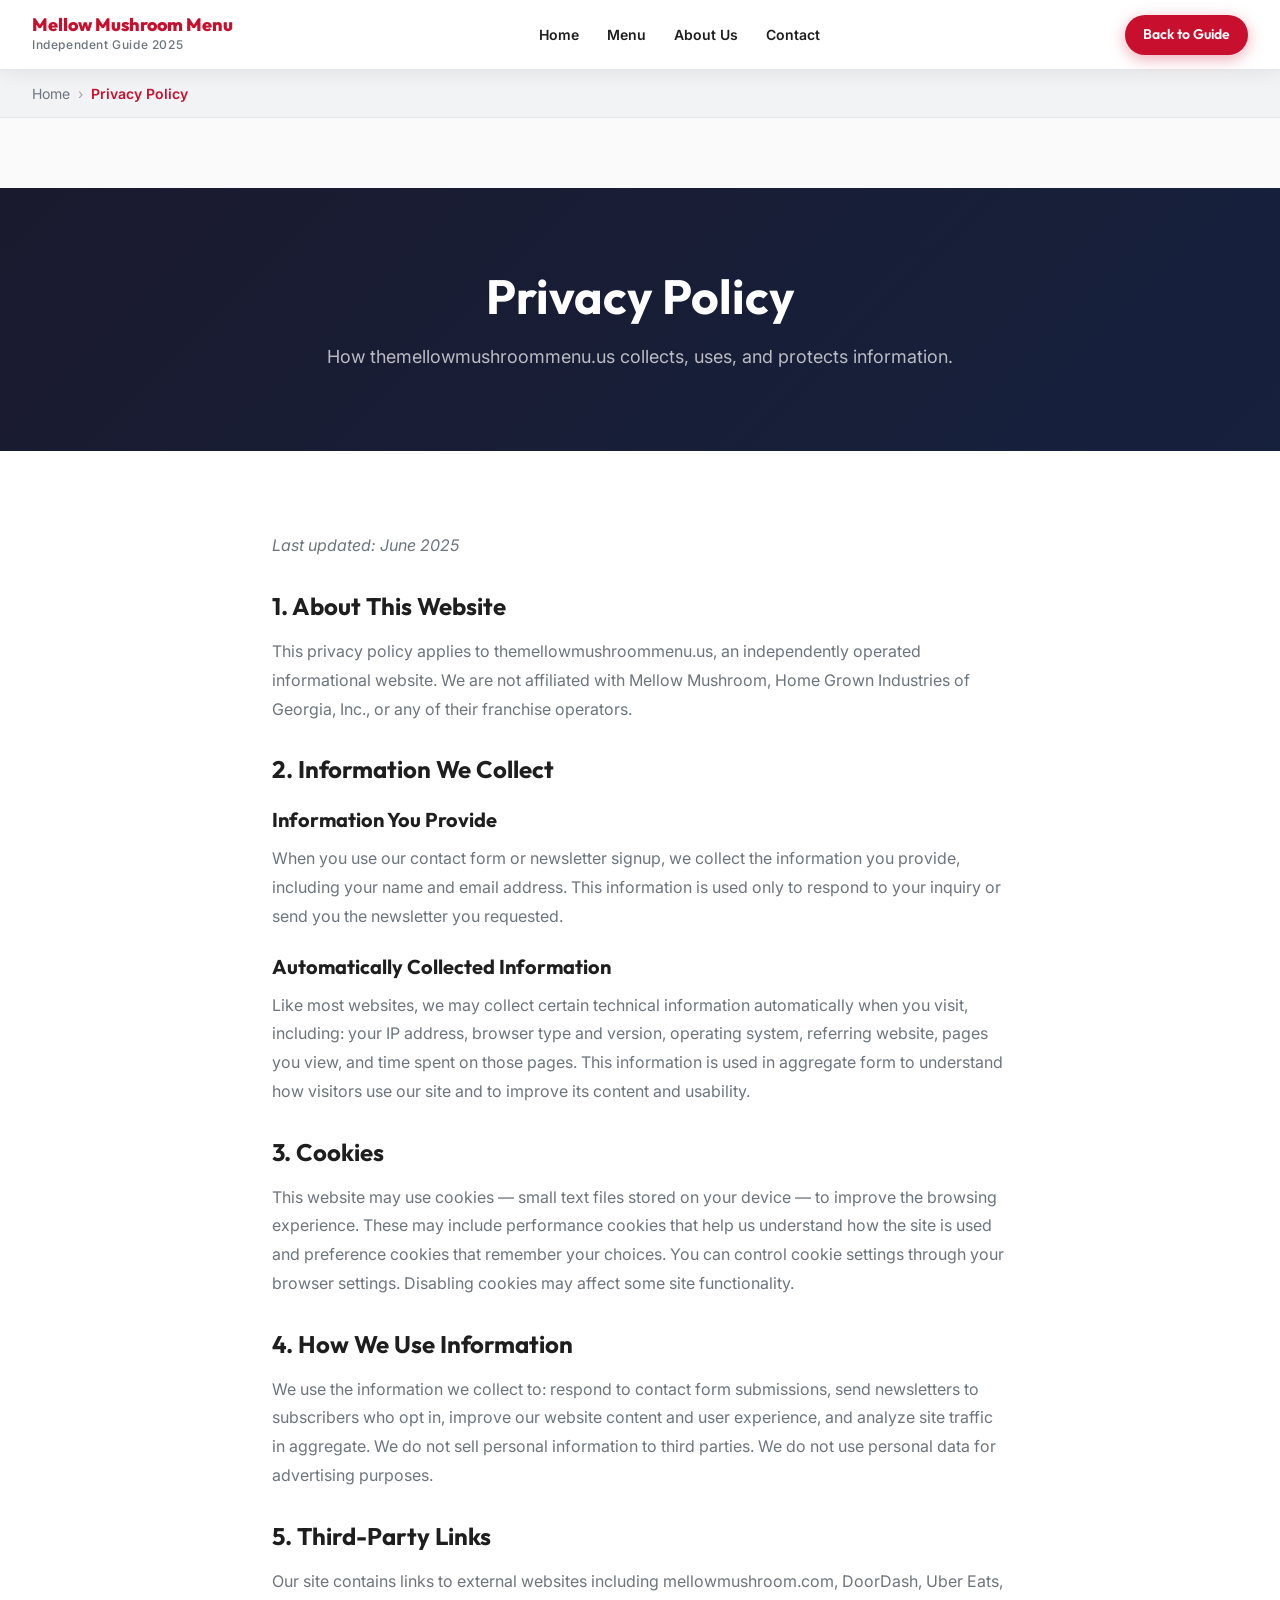
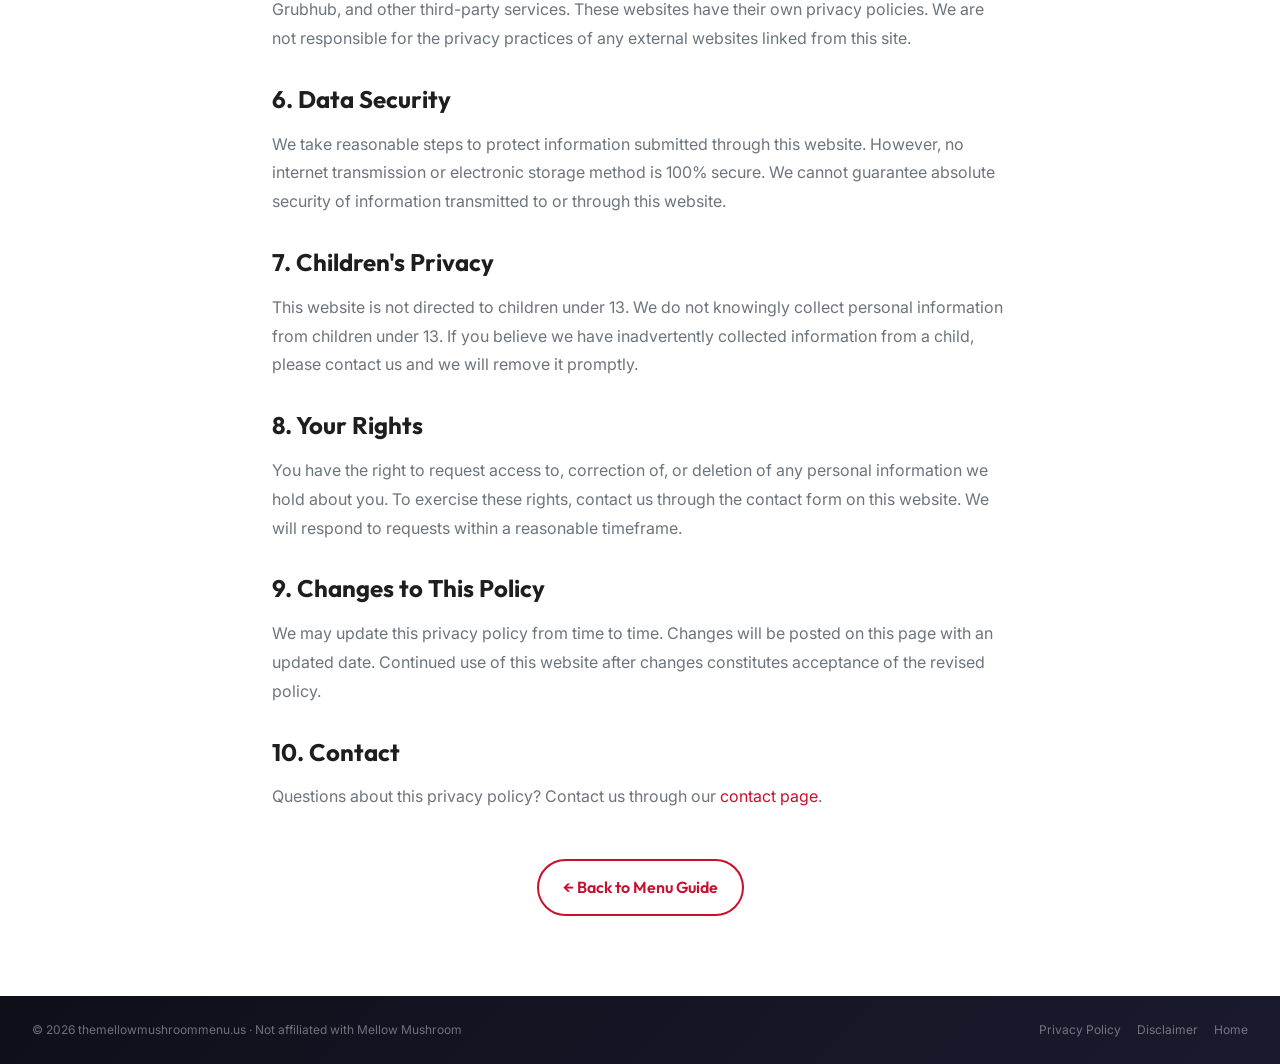
<file: privacy-policy/index.html>
<!DOCTYPE html>
<html lang="en">
<head>
  <meta charset="UTF-8">
  <meta name="viewport" content="width=device-width, initial-scale=1.0">
  <title>Privacy Policy | The Mellow Mushroom Menu Independent Guide</title>
  <meta name="description" content="Privacy policy for themellowmushroommenu.us — an independent informational website. Learn how we handle data and cookies.">
  <link rel="canonical" href="https://themellowmushroommenu.us/privacy-policy/">
  <link rel="icon" type="image/x-icon" href="../favicon/favicon.ico">
  <link rel="preconnect" href="https://fonts.googleapis.com">
  <link rel="preconnect" href="https://fonts.gstatic.com" crossorigin>
  <link rel="stylesheet" href="../assets/css/main.css">
  <link rel="stylesheet" href="../assets/css/home.css">
</head>
<body>
  <a class="skip-link" href="#main-content">Skip to main content</a>
  <header id="site-header" class="site-header is-solid" role="banner">
    <div class="header-inner">
      <a href="../index.html" class="header-logo"><div class="header-logo__text"><span class="name">Mellow Mushroom Menu</span><span class="tagline">Independent Guide 2025</span></div></a>
      <nav class="primary-nav" aria-label="Primary"><a href="../index.html" class="nav-link">Home</a><a href="../index.html#menu" class="nav-link">Menu</a><a href="../about/index.html" class="nav-link">About Us</a><a href="../contact/index.html" class="nav-link">Contact</a></nav>
      <div class="header-actions"><a href="../index.html" class="btn btn-primary btn-sm header-cta hide-mobile">Back to Guide</a></div>
    </div>
  </header>
  <div class="breadcrumb-bar"><div class="container"><nav class="breadcrumb" aria-label="Breadcrumb"><div class="breadcrumb__item"><a href="../index.html">Home</a></div><div class="breadcrumb__item"><span class="breadcrumb__sep">›</span></div><div class="breadcrumb__item breadcrumb__item--current">Privacy Policy</div></nav></div></div>
  <div class="page-hero"><div class="container"><h1>Privacy Policy</h1><p>How themellowmushroommenu.us collects, uses, and protects information.</p></div></div>

  <main id="main-content" tabindex="-1">
    <section class="section bg-white">
      <div class="seo-content container" style="max-width:800px">
        <p><em>Last updated: June 2025</em></p>

        <h2>1. About This Website</h2>
        <p>This privacy policy applies to themellowmushroommenu.us, an independently operated informational website. We are not affiliated with Mellow Mushroom, Home Grown Industries of Georgia, Inc., or any of their franchise operators.</p>

        <h2>2. Information We Collect</h2>
        <h3>Information You Provide</h3>
        <p>When you use our contact form or newsletter signup, we collect the information you provide, including your name and email address. This information is used only to respond to your inquiry or send you the newsletter you requested.</p>
        <h3>Automatically Collected Information</h3>
        <p>Like most websites, we may collect certain technical information automatically when you visit, including: your IP address, browser type and version, operating system, referring website, pages you view, and time spent on those pages. This information is used in aggregate form to understand how visitors use our site and to improve its content and usability.</p>

        <h2>3. Cookies</h2>
        <p>This website may use cookies — small text files stored on your device — to improve the browsing experience. These may include performance cookies that help us understand how the site is used and preference cookies that remember your choices. You can control cookie settings through your browser settings. Disabling cookies may affect some site functionality.</p>

        <h2>4. How We Use Information</h2>
        <p>We use the information we collect to: respond to contact form submissions, send newsletters to subscribers who opt in, improve our website content and user experience, and analyze site traffic in aggregate. We do not sell personal information to third parties. We do not use personal data for advertising purposes.</p>

        <h2>5. Third-Party Links</h2>
        <p>Our site contains links to external websites including mellowmushroom.com, DoorDash, Uber Eats, Grubhub, and other third-party services. These websites have their own privacy policies. We are not responsible for the privacy practices of any external websites linked from this site.</p>

        <h2>6. Data Security</h2>
        <p>We take reasonable steps to protect information submitted through this website. However, no internet transmission or electronic storage method is 100% secure. We cannot guarantee absolute security of information transmitted to or through this website.</p>

        <h2>7. Children's Privacy</h2>
        <p>This website is not directed to children under 13. We do not knowingly collect personal information from children under 13. If you believe we have inadvertently collected information from a child, please contact us and we will remove it promptly.</p>

        <h2>8. Your Rights</h2>
        <p>You have the right to request access to, correction of, or deletion of any personal information we hold about you. To exercise these rights, contact us through the contact form on this website. We will respond to requests within a reasonable timeframe.</p>

        <h2>9. Changes to This Policy</h2>
        <p>We may update this privacy policy from time to time. Changes will be posted on this page with an updated date. Continued use of this website after changes constitutes acceptance of the revised policy.</p>

        <h2>10. Contact</h2>
        <p>Questions about this privacy policy? Contact us through our <a href="../contact/index.html" style="color:var(--color-primary)">contact page</a>.</p>

        <div class="text-center" style="margin-top:var(--space-12)">
          <a href="../index.html" class="btn btn-outline">← Back to Menu Guide</a>
        </div>
      </div>
    </section>
  </main>

  <footer class="site-footer" role="contentinfo">
    <div class="container"><div class="footer-bottom">
      <p class="footer-copyright">&copy; <span id="footer-year"></span> themellowmushroommenu.us · Not affiliated with Mellow Mushroom</p>
      <nav class="footer-legal-links"><a href="./index.html">Privacy Policy</a><a href="../disclaimer/index.html">Disclaimer</a><a href="../index.html">Home</a></nav>
    </div></div>
  </footer>
  <script>document.getElementById('footer-year').textContent=new Date().getFullYear();</script>
</body>
</html>
</file>
<file: assets/css/main.css>
@import url('https://fonts.googleapis.com/css2?family=Outfit:wght@300;400;500;600;700;800;900&family=Inter:wght@400;500;600;700&display=swap');

/* ════════════════════════════════════════════════════════════
   DESIGN SYSTEM & CSS VARIABLES
════════════════════════════════════════════════════════════ */
:root {
  --color-primary: #C8102E;
  --color-primary-dark: #9A0C22;
  --color-primary-light: #ff2d55;
  --color-secondary: #FFB81C;
  --color-secondary-dark: #E5A315;
  --color-accent: #2A9D8F;
  --color-accent-dark: #1f7a6e;

  --color-bg: #FAFAFA;
  --color-bg-alt: #F2F3F5;
  --color-surface: #FFFFFF;
  --color-dark: #1a1a2e;
  --color-dark-2: #16213e;

  --color-text: #1e1e1e;
  --color-text-muted: #6C757D;
  --color-text-light: #9CA3AF;
  --color-border: #E5E7EB;
  --color-white: #ffffff;

  --color-glass: rgba(255,255,255,0.92);
  --color-glass-dark: rgba(26,26,46,0.85);
  --color-shadow: rgba(0,0,0,0.08);
  --color-shadow-md: rgba(0,0,0,0.15);
  --color-shadow-lg: rgba(0,0,0,0.25);

  --font-heading: 'Outfit', system-ui, sans-serif;
  --font-body: 'Inter', system-ui, sans-serif;

  /* Spacing */
  --space-1: 0.25rem;
  --space-2: 0.5rem;
  --space-3: 0.75rem;
  --space-4: 1rem;
  --space-5: 1.25rem;
  --space-6: 1.5rem;
  --space-8: 2rem;
  --space-10: 2.5rem;
  --space-12: 3rem;
  --space-14: 3.5rem;
  --space-16: 4rem;
  --space-20: 5rem;
  --space-24: 6rem;

  /* Font sizes */
  --text-xs: 0.75rem;
  --text-sm: 0.875rem;
  --text-base: 1rem;
  --text-lg: 1.125rem;
  --text-xl: 1.25rem;
  --text-2xl: 1.5rem;
  --text-3xl: 1.875rem;
  --text-4xl: 2.25rem;
  --text-5xl: 3rem;
  --text-6xl: 3.75rem;

  /* Border radius */
  --radius-sm: 0.375rem;
  --radius-md: 0.75rem;
  --radius-lg: 1rem;
  --radius-xl: 1.5rem;
  --radius-2xl: 2rem;
  --radius-full: 9999px;

  /* Transitions */
  --ease-fast: 0.15s cubic-bezier(0.4,0,0.2,1);
  --ease-normal: 0.3s cubic-bezier(0.4,0,0.2,1);
  --ease-slow: 0.5s cubic-bezier(0.4,0,0.2,1);
  --ease-bounce: 0.4s cubic-bezier(0.34,1.56,0.64,1);

  /* Z-index */
  --z-base: 1;
  --z-dropdown: 100;
  --z-sticky: 200;
  --z-overlay: 300;
  --z-modal: 400;
  --z-toast: 500;

  /* Container */
  --container-max: 1280px;
  --container-pad: 1rem;
}

/* ════════════════════════════════════════════════════════════
   RESET & BASE
════════════════════════════════════════════════════════════ */
*, *::before, *::after { box-sizing: border-box; margin: 0; padding: 0; }

html {
  font-size: 16px;
  scroll-behavior: smooth;
  scroll-padding-top: 80px;
}

body {
  font-family: var(--font-body);
  color: var(--color-text);
  background: var(--color-bg);
  line-height: 1.65;
  -webkit-font-smoothing: antialiased;
  overflow-x: hidden;
}

img { display: block; max-width: 100%; height: auto; }
button { cursor: pointer; border: none; background: none; font-family: inherit; }
input, textarea, select { font-family: inherit; }
ul, ol { list-style: none; }
a { color: inherit; text-decoration: none; }

h1,h2,h3,h4,h5,h6 {
  font-family: var(--font-heading);
  font-weight: 700;
  line-height: 1.2;
  color: var(--color-text);
}

/* ════════════════════════════════════════════════════════════
   SKIP LINK
════════════════════════════════════════════════════════════ */
.skip-link {
  position: absolute; top: -100%; left: 1rem;
  background: var(--color-primary); color: #fff;
  padding: 0.5rem 1rem; border-radius: 0 0 var(--radius-md) var(--radius-md);
  z-index: 9999; font-weight: 600;
  transition: top var(--ease-fast);
}
.skip-link:focus { top: 0; }

/* ════════════════════════════════════════════════════════════
   CONTAINER
════════════════════════════════════════════════════════════ */
.container {
  max-width: var(--container-max);
  margin: 0 auto;
  padding: 0 var(--container-pad);
}

@media (min-width: 640px)  { :root { --container-pad: 1.5rem; } }
@media (min-width: 1024px) { :root { --container-pad: 2rem; } }

/* ════════════════════════════════════════════════════════════
   TYPOGRAPHY UTILITIES
════════════════════════════════════════════════════════════ */
.text-xs    { font-size: var(--text-xs); }
.text-sm    { font-size: var(--text-sm); }
.text-base  { font-size: var(--text-base); }
.text-lg    { font-size: var(--text-lg); }
.text-xl    { font-size: var(--text-xl); }
.text-2xl   { font-size: var(--text-2xl); }
.text-3xl   { font-size: var(--text-3xl); }
.text-4xl   { font-size: var(--text-4xl); }
.text-5xl   { font-size: var(--text-5xl); }
.text-muted { color: var(--color-text-muted); }
.text-primary { color: var(--color-primary); }
.text-center { text-align: center; }
.text-gradient-warm {
  background: linear-gradient(135deg, var(--color-secondary) 0%, var(--color-primary) 100%);
  -webkit-background-clip: text; -webkit-text-fill-color: transparent; background-clip: text;
}
.eyebrow {
  display: inline-block;
  font-size: var(--text-sm); font-weight: 600; letter-spacing: 0.1em;
  text-transform: uppercase; color: var(--color-primary);
  margin-bottom: var(--space-3);
}
.lead { font-size: var(--text-lg); line-height: 1.7; }
.sr-only {
  position: absolute; width: 1px; height: 1px;
  padding: 0; margin: -1px; overflow: hidden;
  clip: rect(0,0,0,0); white-space: nowrap; border: 0;
}

/* ════════════════════════════════════════════════════════════
   SPACING UTILITIES
════════════════════════════════════════════════════════════ */
.mt-2  { margin-top: var(--space-2); }
.mt-4  { margin-top: var(--space-4); }
.mt-6  { margin-top: var(--space-6); }
.mt-8  { margin-top: var(--space-8); }
.mt-10 { margin-top: var(--space-10); }
.mt-12 { margin-top: var(--space-12); }
.mb-4  { margin-bottom: var(--space-4); }
.mb-6  { margin-bottom: var(--space-6); }
.mb-8  { margin-bottom: var(--space-8); }
.w-full { width: 100%; }

/* ════════════════════════════════════════════════════════════
   BUTTONS
════════════════════════════════════════════════════════════ */
.btn {
  display: inline-flex; align-items: center; justify-content: center; gap: var(--space-2);
  padding: 0.75rem 1.5rem;
  font-family: var(--font-heading); font-weight: 600; font-size: var(--text-base);
  border-radius: var(--radius-full);
  transition: all var(--ease-normal);
  cursor: pointer; text-align: center;
  white-space: nowrap;
}
.btn:focus-visible { outline: 3px solid var(--color-primary); outline-offset: 2px; }

.btn-primary {
  background: var(--color-primary); color: #fff;
  box-shadow: 0 4px 15px rgba(200,16,46,0.35);
}
.btn-primary:hover {
  background: var(--color-primary-dark); color: #fff;
  transform: translateY(-2px); box-shadow: 0 6px 20px rgba(200,16,46,0.45);
}
.btn-secondary {
  background: var(--color-secondary); color: var(--color-text);
  box-shadow: 0 4px 15px rgba(255,184,28,0.4);
}
.btn-secondary:hover { background: var(--color-secondary-dark); transform: translateY(-2px); }

.btn-ghost {
  background: rgba(255,255,255,0.15); color: #fff;
  border: 2px solid rgba(255,255,255,0.5);
  backdrop-filter: blur(10px);
}
.btn-ghost:hover { background: rgba(255,255,255,0.25); border-color: #fff; color: #fff; }

.btn-outline {
  background: transparent; color: var(--color-primary);
  border: 2px solid var(--color-primary);
}
.btn-outline:hover { background: var(--color-primary); color: #fff; }

.btn-dark {
  background: var(--color-dark); color: #fff;
  box-shadow: 0 4px 15px rgba(0,0,0,0.3);
}
.btn-dark:hover { background: var(--color-dark-2); transform: translateY(-2px); }

.btn-sm { padding: 0.5rem 1.125rem; font-size: var(--text-sm); }
.btn-lg { padding: 0.875rem 2rem; font-size: var(--text-lg); }
.btn-xl { padding: 1rem 2.25rem; font-size: var(--text-xl); }

.btn-group {
  display: flex; flex-wrap: wrap; gap: var(--space-4);
  align-items: center; justify-content: center;
}

/* ════════════════════════════════════════════════════════════
   BADGES
════════════════════════════════════════════════════════════ */
.badge {
  display: inline-flex; align-items: center; gap: 4px;
  padding: 0.25rem 0.75rem;
  font-size: var(--text-xs); font-weight: 600;
  border-radius: var(--radius-full);
  white-space: nowrap;
}
.badge-primary  { background: rgba(200,16,46,0.1); color: var(--color-primary); }
.badge-warm     { background: rgba(255,184,28,0.15); color: #b37700; }
.badge-green    { background: rgba(34,197,94,0.1); color: #15803d; }
.badge-vegan    { background: rgba(42,157,143,0.1); color: var(--color-accent-dark); }
.badge-gf       { background: rgba(99,102,241,0.1); color: #4338ca; }
.badge-dark     { background: rgba(0,0,0,0.1); color: #333; }
.badge-popular  { background: var(--color-primary); color: #fff; }

/* ════════════════════════════════════════════════════════════
   SECTIONS
════════════════════════════════════════════════════════════ */
.section     { padding: var(--space-20) 0; }
.section-sm  { padding: var(--space-12) 0; }
.section-lg  { padding: var(--space-24) 0; }
.bg-white    { background: var(--color-surface); }
.section-alt { background: var(--color-bg-alt); }
.section-dark {
  background: linear-gradient(135deg, var(--color-dark) 0%, var(--color-dark-2) 100%);
  color: var(--color-white);
}
.section-dark h2, .section-dark h3 { color: var(--color-white); }

/* ════════════════════════════════════════════════════════════
   SECTION TITLE
════════════════════════════════════════════════════════════ */
.section-title {
  text-align: center;
  max-width: 760px;
  margin: 0 auto var(--space-12);
}
.section-title h2 {
  font-size: clamp(var(--text-2xl), 4vw, var(--text-4xl));
  margin-bottom: var(--space-4);
}
.section-title p {
  color: var(--color-text-muted);
  font-size: var(--text-lg);
  line-height: 1.7;
}
.title-divider {
  display: flex; align-items: center; gap: var(--space-3);
  margin: var(--space-4) auto;
  justify-content: center;
}
.title-divider span {
  display: block; height: 2px; width: 60px;
  background: linear-gradient(90deg, transparent, var(--color-primary));
  border-radius: 2px;
}
.title-divider span:last-child {
  background: linear-gradient(90deg, var(--color-primary), transparent);
}
.title-divider .diamond {
  width: 8px; height: 8px;
  background: var(--color-primary);
  transform: rotate(45deg);
}
.divider {
  width: 60px; height: 3px;
  background: linear-gradient(90deg, var(--color-primary), var(--color-secondary));
  border-radius: 3px;
  margin: var(--space-4) 0;
}

/* ════════════════════════════════════════════════════════════
   HEADER
════════════════════════════════════════════════════════════ */
.site-header {
  position: fixed; top: 0; left: 0; right: 0;
  z-index: var(--z-sticky);
  transition: all var(--ease-normal);
  height: 70px;
}
.site-header.is-transparent {
  background: transparent;
}
.site-header.is-solid,
.site-header.is-scrolled {
  background: var(--color-glass);
  backdrop-filter: blur(20px) saturate(180%);
  -webkit-backdrop-filter: blur(20px) saturate(180%);
  border-bottom: 1px solid var(--color-border);
  box-shadow: 0 2px 20px var(--color-shadow);
}
.header-inner {
  max-width: var(--container-max);
  margin: 0 auto;
  padding: 0 var(--container-pad);
  height: 70px;
  display: flex; align-items: center; justify-content: space-between;
  gap: var(--space-4);
}
.header-logo {
  display: flex; align-items: center; gap: var(--space-3);
  text-decoration: none; flex-shrink: 0;
}
.header-logo__text .name {
  display: block;
  font-family: var(--font-heading);
  font-size: var(--text-lg);
  font-weight: 800;
  color: var(--color-primary);
  line-height: 1.1;
}
.header-logo__text .tagline {
  display: block;
  font-size: var(--text-xs);
  color: var(--color-text-muted);
  font-weight: 500;
  letter-spacing: 0.05em;
}
.is-transparent .header-logo__text .name { color: #fff; }
.is-transparent .header-logo__text .tagline { color: rgba(255,255,255,0.7); }

/* PRIMARY NAV */
.primary-nav {
  display: none;
  align-items: center;
  gap: var(--space-1);
}
@media (min-width: 1024px) { .primary-nav { display: flex; } }

.nav-link {
  display: flex; align-items: center; gap: 4px;
  padding: var(--space-2) var(--space-3);
  font-size: var(--text-sm); font-weight: 600;
  color: var(--color-text);
  border-radius: var(--radius-md);
  transition: all var(--ease-fast);
  white-space: nowrap;
}
.is-transparent .nav-link { color: rgba(255,255,255,0.9); }
.nav-link:hover,
.nav-link.is-active { color: var(--color-primary); background: rgba(200,16,46,0.08); }
.is-transparent .nav-link:hover,
.is-transparent .nav-link.is-active { color: #fff; background: rgba(255,255,255,0.15); }

.nav-caret {
  display: inline-block; width: 0; height: 0;
  border-left: 4px solid transparent;
  border-right: 4px solid transparent;
  border-top: 5px solid currentColor;
  transition: transform var(--ease-fast);
}
.nav-item.has-dropdown:hover .nav-caret { transform: rotate(180deg); }

/* MEGA DROPDOWN */
.nav-item { position: relative; }
.mega-dropdown {
  position: absolute; top: calc(100% + 8px); left: 50%; transform: translateX(-50%) translateY(-8px);
  background: var(--color-surface);
  border: 1px solid var(--color-border);
  border-radius: var(--radius-xl);
  box-shadow: 0 20px 60px rgba(0,0,0,0.15);
  padding: var(--space-4);
  min-width: 480px;
  opacity: 0; visibility: hidden;
  transition: all var(--ease-normal);
  z-index: var(--z-dropdown);
}
.nav-item.has-dropdown:hover .mega-dropdown { opacity: 1; visibility: visible; transform: translateX(-50%) translateY(0); }
.mega-dropdown__header {
  font-size: var(--text-xs); font-weight: 700; letter-spacing: 0.1em;
  text-transform: uppercase; color: var(--color-text-muted);
  padding: var(--space-2) var(--space-3) var(--space-3);
  border-bottom: 1px solid var(--color-border);
  margin-bottom: var(--space-3);
}
.mega-grid {
  display: grid; grid-template-columns: repeat(3,1fr); gap: var(--space-2);
}
.mega-item {
  display: flex; align-items: center; gap: var(--space-3);
  padding: var(--space-3); border-radius: var(--radius-md);
  transition: background var(--ease-fast);
}
.mega-item:hover { background: var(--color-bg-alt); }
.mega-item__icon img {
  width: 44px; height: 44px;
  object-fit: cover; border-radius: var(--radius-sm);
}
.mega-item__name { font-weight: 600; font-size: var(--text-sm); color: var(--color-text); }

/* HEADER ACTIONS */
.header-actions {
  display: flex; align-items: center; gap: var(--space-2);
}
.search-toggle {
  display: flex; align-items: center; justify-content: center;
  width: 40px; height: 40px; border-radius: var(--radius-full);
  color: var(--color-text);
  transition: all var(--ease-fast);
}
.is-transparent .search-toggle { color: rgba(255,255,255,0.9); }
.search-toggle:hover { background: rgba(0,0,0,0.08); }
.header-cta { display: none; }
@media (min-width: 768px) { .header-cta { display: inline-flex; } }

/* HAMBURGER */
.hamburger {
  display: flex; flex-direction: column; justify-content: center; align-items: center;
  gap: 5px; width: 40px; height: 40px; border-radius: var(--radius-md);
  padding: var(--space-2); transition: background var(--ease-fast);
}
.hamburger:hover { background: rgba(0,0,0,0.06); }
.hamburger span {
  display: block; width: 22px; height: 2px;
  background: var(--color-text);
  border-radius: 2px;
  transition: all var(--ease-normal);
  transform-origin: center;
}
.is-transparent .hamburger span { background: rgba(255,255,255,0.9); }
.hamburger.is-active span:nth-child(1) { transform: translateY(7px) rotate(45deg); }
.hamburger.is-active span:nth-child(2) { opacity: 0; transform: scaleX(0); }
.hamburger.is-active span:nth-child(3) { transform: translateY(-7px) rotate(-45deg); }
@media (min-width: 1024px) { .hamburger { display: none; } }

/* ════════════════════════════════════════════════════════════
   MOBILE MENU
════════════════════════════════════════════════════════════ */
.mobile-menu-backdrop {
  position: fixed; inset: 0; background: rgba(0,0,0,0.5);
  z-index: calc(var(--z-sticky) + 10);
  opacity: 0; visibility: hidden;
  transition: all var(--ease-normal);
}
.mobile-menu-backdrop.is-active { opacity: 1; visibility: visible; }

.mobile-menu {
  position: fixed; top: 0; right: 0; bottom: 0;
  width: min(320px, 85vw);
  background: var(--color-surface);
  z-index: calc(var(--z-sticky) + 20);
  transform: translateX(100%);
  transition: transform var(--ease-normal);
  display: flex; flex-direction: column;
  overflow-y: auto;
}
.mobile-menu.is-open { transform: translateX(0); }

.mobile-menu__header {
  display: flex; align-items: center; justify-content: space-between;
  padding: var(--space-4) var(--space-5);
  border-bottom: 1px solid var(--color-border);
  background: linear-gradient(135deg, var(--color-dark), var(--color-dark-2));
  min-height: 70px;
}
.mobile-menu__logo {
  font-family: var(--font-heading); font-weight: 800;
  font-size: var(--text-base); color: #fff;
}
.mobile-close {
  width: 36px; height: 36px;
  display: flex; align-items: center; justify-content: center;
  background: rgba(255,255,255,0.1); color: #fff;
  border-radius: var(--radius-full); font-size: var(--text-lg);
  transition: background var(--ease-fast);
}
.mobile-close:hover { background: rgba(255,255,255,0.2); }

.mobile-nav { padding: var(--space-4); flex: 1; }
.mobile-nav-link {
  display: flex; align-items: center;
  padding: var(--space-3) var(--space-4);
  font-size: var(--text-base); font-weight: 600;
  color: var(--color-text); border-radius: var(--radius-md);
  transition: all var(--ease-fast);
  border-bottom: 1px solid var(--color-border);
}
.mobile-nav-link:hover, .mobile-nav-link.is-active {
  color: var(--color-primary); background: rgba(200,16,46,0.06);
}
.mobile-nav > li { margin-bottom: var(--space-1); }

.mobile-submenu-title {
  font-size: var(--text-xs); font-weight: 700; letter-spacing: 0.1em;
  text-transform: uppercase; color: var(--color-text-muted);
  padding: var(--space-4) var(--space-4) var(--space-2);
}
.mobile-submenu {
  display: grid; grid-template-columns: 1fr 1fr;
  gap: var(--space-1); padding: 0 var(--space-2) var(--space-4);
}
.mobile-submenu-link {
  display: block; padding: var(--space-2) var(--space-3);
  font-size: var(--text-sm); font-weight: 500; color: var(--color-text-muted);
  border-radius: var(--radius-sm); transition: all var(--ease-fast);
}
.mobile-submenu-link:hover { color: var(--color-primary); background: rgba(200,16,46,0.06); }

.mobile-menu__footer {
  padding: var(--space-4) var(--space-5);
  border-top: 1px solid var(--color-border);
  background: var(--color-bg-alt);
}
.mobile-disclaimer { font-size: var(--text-xs); color: var(--color-text-muted); line-height: 1.5; }

/* ════════════════════════════════════════════════════════════
   SEARCH OVERLAY
════════════════════════════════════════════════════════════ */
.search-overlay {
  position: fixed; inset: 0; z-index: var(--z-modal);
  background: rgba(0,0,0,0.85);
  backdrop-filter: blur(8px);
  display: flex; align-items: flex-start;
  padding-top: 10vh;
  opacity: 0; visibility: hidden;
  transition: all var(--ease-normal);
}
.search-overlay.is-open { opacity: 1; visibility: visible; }
.search-overlay__inner {
  width: 100%; max-width: 640px;
  margin: 0 auto; padding: 0 var(--space-4);
}
.search-overlay__label {
  display: block; color: rgba(255,255,255,0.6);
  font-size: var(--text-sm); font-weight: 600;
  margin-bottom: var(--space-3);
  letter-spacing: 0.05em; text-transform: uppercase;
}
#search-input {
  width: 100%; padding: var(--space-4) var(--space-6);
  font-size: var(--text-xl); font-weight: 500;
  background: var(--color-surface);
  border: 2px solid transparent;
  border-radius: var(--radius-xl);
  outline: none; color: var(--color-text);
  transition: border-color var(--ease-fast);
}
#search-input:focus { border-color: var(--color-primary); }
.search-close {
  position: absolute; top: var(--space-6); right: var(--space-6);
  width: 44px; height: 44px;
  display: flex; align-items: center; justify-content: center;
  background: rgba(255,255,255,0.1); color: #fff;
  border-radius: var(--radius-full); font-size: var(--text-xl);
  transition: background var(--ease-fast);
}
.search-close:hover { background: rgba(255,255,255,0.2); }
.search-results {
  margin-top: var(--space-4);
  background: var(--color-surface);
  border-radius: var(--radius-xl);
  overflow: hidden;
  max-height: 60vh; overflow-y: auto;
}
.search-result-item {
  display: flex; align-items: center; gap: var(--space-4);
  padding: var(--space-4) var(--space-5);
  border-bottom: 1px solid var(--color-border);
  cursor: pointer; transition: background var(--ease-fast);
}
.search-result-item:hover { background: var(--color-bg-alt); }
.search-result-item:last-child { border-bottom: none; }
.search-result-img {
  width: 52px; height: 52px; flex-shrink: 0;
  object-fit: cover; border-radius: var(--radius-md);
}
.search-result-name { font-weight: 700; font-size: var(--text-base); }
.search-result-cat { font-size: var(--text-xs); color: var(--color-text-muted); }
.search-result-price { font-weight: 700; color: var(--color-primary); font-size: var(--text-sm); }
.search-no-results { padding: var(--space-8); text-align: center; color: var(--color-text-muted); }

/* ════════════════════════════════════════════════════════════
   NOTICE / ALERT BOXES
════════════════════════════════════════════════════════════ */
.notice-box {
  display: flex; gap: var(--space-4); align-items: flex-start;
  padding: var(--space-5); border-radius: var(--radius-lg);
  border-left: 4px solid;
}
.notice-box-icon { font-size: var(--text-xl); flex-shrink: 0; margin-top: 2px; }
.notice-box-info {
  background: rgba(99,102,241,0.08);
  border-color: #6366f1;
}
.notice-box-warn {
  background: rgba(255,184,28,0.1);
  border-color: var(--color-secondary);
}

/* PRICING DISCLAIMER BAR */
.pricing-disclaimer-bar {
  background: rgba(255,184,28,0.12);
  border-top: 1px solid rgba(255,184,28,0.3);
  border-bottom: 1px solid rgba(255,184,28,0.3);
  padding: var(--space-4) 0;
}
.pricing-disclaimer-bar__inner {
  display: flex; align-items: flex-start; gap: var(--space-3);
  font-size: var(--text-sm); line-height: 1.6;
}
.pricing-disclaimer-bar svg { flex-shrink: 0; margin-top: 2px; color: #b37700; }

/* ════════════════════════════════════════════════════════════
   CARDS — MENU ITEM
════════════════════════════════════════════════════════════ */
.menu-card {
  background: var(--color-surface);
  border-radius: var(--radius-xl);
  overflow: hidden;
  box-shadow: 0 2px 12px var(--color-shadow);
  transition: all var(--ease-normal);
  display: flex; flex-direction: column;
}
.menu-card:hover { transform: translateY(-4px); box-shadow: 0 12px 32px var(--color-shadow-md); }
.menu-card__img {
  position: relative; overflow: hidden;
  aspect-ratio: 4/3;
}
.menu-card__img img {
  width: 100%; height: 100%;
  object-fit: cover;
  transition: transform var(--ease-slow);
}
.menu-card:hover .menu-card__img img { transform: scale(1.06); }
.menu-card__body { padding: var(--space-4); flex: 1; display: flex; flex-direction: column; }
.menu-card__cat {
  font-size: var(--text-xs); color: var(--color-primary);
  font-weight: 700; text-transform: uppercase; letter-spacing: 0.08em;
  margin-bottom: var(--space-1);
}
.menu-card__name {
  font-family: var(--font-heading); font-weight: 700;
  font-size: var(--text-base); color: var(--color-text);
  margin-bottom: var(--space-2);
}
.menu-card__desc { font-size: var(--text-sm); color: var(--color-text-muted); line-height: 1.55; flex: 1; }
.menu-card__footer { display: flex; align-items: center; justify-content: space-between; margin-top: var(--space-4); }
.menu-card__price {
  font-family: var(--font-heading); font-weight: 800;
  font-size: var(--text-xl); color: var(--color-primary);
  display: flex; flex-direction: column; line-height: 1.2;
}
.menu-card__price-from { font-size: var(--text-xs); font-weight: 500; color: var(--color-text-muted); }
.price-highlight {
  font-family: var(--font-heading); font-weight: 700;
  color: var(--color-primary);
}

/* ════════════════════════════════════════════════════════════
   GRIDS
════════════════════════════════════════════════════════════ */
.grid-2 { display: grid; grid-template-columns: 1fr; gap: var(--space-6); }
.grid-3 { display: grid; grid-template-columns: 1fr; gap: var(--space-6); }
.grid-4 { display: grid; grid-template-columns: 1fr 1fr; gap: var(--space-5); }

@media (min-width: 640px) {
  .grid-2 { grid-template-columns: repeat(2,1fr); }
  .grid-3 { grid-template-columns: repeat(2,1fr); }
}
@media (min-width: 1024px) {
  .grid-3 { grid-template-columns: repeat(3,1fr); }
  .grid-4 { grid-template-columns: repeat(4,1fr); }
}

/* ════════════════════════════════════════════════════════════
   ACCORDION
════════════════════════════════════════════════════════════ */
.accordion { display: flex; flex-direction: column; gap: var(--space-3); }
.accordion-item {
  background: var(--color-surface);
  border: 1px solid var(--color-border);
  border-radius: var(--radius-lg);
  overflow: hidden;
}
.accordion-trigger {
  display: flex; align-items: center; justify-content: space-between;
  width: 100%; padding: var(--space-5) var(--space-6);
  font-family: var(--font-heading); font-weight: 600;
  font-size: var(--text-base); text-align: left;
  color: var(--color-text);
  transition: background var(--ease-fast);
  gap: var(--space-4);
}
.accordion-trigger:hover { background: var(--color-bg-alt); }
.accordion-trigger[aria-expanded="true"] { color: var(--color-primary); background: rgba(200,16,46,0.04); }
.accordion-icon {
  width: 24px; height: 24px; flex-shrink: 0;
  display: flex; align-items: center; justify-content: center;
  background: var(--color-bg-alt); border-radius: var(--radius-full);
  font-size: var(--text-lg); font-weight: 700;
  transition: all var(--ease-normal);
}
.accordion-trigger[aria-expanded="true"] .accordion-icon {
  background: var(--color-primary); color: #fff; transform: rotate(45deg);
}
.accordion-panel { display: none; }
.accordion-panel.is-open { display: block; }
.accordion-panel-inner {
  padding: 0 var(--space-6) var(--space-5);
  color: var(--color-text-muted); line-height: 1.7;
  border-top: 1px solid var(--color-border);
  padding-top: var(--space-4);
}

/* ════════════════════════════════════════════════════════════
   TABLES
════════════════════════════════════════════════════════════ */
.table-wrap { overflow-x: auto; -webkit-overflow-scrolling: touch; border-radius: var(--radius-xl); }
.data-table {
  width: 100%; border-collapse: collapse;
  background: var(--color-surface);
  border-radius: var(--radius-xl); overflow: hidden;
  box-shadow: 0 4px 20px var(--color-shadow);
  font-size: var(--text-sm);
  min-width: 500px;
}
.data-table thead { background: linear-gradient(135deg, var(--color-dark), var(--color-dark-2)); }
.data-table thead th {
  padding: var(--space-4) var(--space-5);
  color: #fff; font-weight: 700; text-align: left;
  font-size: var(--text-xs); letter-spacing: 0.06em; text-transform: uppercase;
}
.data-table tbody tr { border-bottom: 1px solid var(--color-border); }
.data-table tbody tr:last-child { border-bottom: none; }
.data-table tbody tr:nth-child(even) { background: rgba(244,245,247,0.5); }
.data-table tbody tr:hover { background: rgba(200,16,46,0.04); }
.data-table td {
  padding: var(--space-4) var(--space-5);
  color: var(--color-text); vertical-align: middle; line-height: 1.5;
}
.data-table td a { color: var(--color-primary); font-weight: 600; }

/* ════════════════════════════════════════════════════════════
   REVEAL ANIMATIONS
════════════════════════════════════════════════════════════ */
.reveal, .reveal-left, .reveal-right {
  opacity: 0; transform: translateY(30px);
  transition: opacity 0.6s ease, transform 0.6s ease;
}
.reveal-left  { transform: translateX(-30px); }
.reveal-right { transform: translateX(30px); }
.reveal.is-visible, .reveal-left.is-visible, .reveal-right.is-visible {
  opacity: 1; transform: none;
}
.delay-100 { transition-delay: 0.1s; }
.delay-200 { transition-delay: 0.2s; }
.delay-300 { transition-delay: 0.3s; }
.delay-400 { transition-delay: 0.4s; }
.delay-500 { transition-delay: 0.5s; }

/* ════════════════════════════════════════════════════════════
   BACK TO TOP
════════════════════════════════════════════════════════════ */
.back-to-top {
  position: fixed; bottom: var(--space-6); right: var(--space-6);
  width: 48px; height: 48px;
  background: var(--color-primary); color: #fff;
  border-radius: var(--radius-full);
  display: flex; align-items: center; justify-content: center;
  box-shadow: 0 4px 16px rgba(200,16,46,0.4);
  opacity: 0; visibility: hidden; transform: translateY(10px);
  transition: all var(--ease-normal);
  z-index: var(--z-sticky);
}
.back-to-top.is-visible { opacity: 1; visibility: visible; transform: translateY(0); }
.back-to-top:hover { background: var(--color-primary-dark); transform: translateY(-2px); }

/* ════════════════════════════════════════════════════════════
   FOOTER
════════════════════════════════════════════════════════════ */
.site-footer {
  background: linear-gradient(135deg, #0f0f1a 0%, #1a1a2e 100%);
  color: rgba(255,255,255,0.75);
}
.footer-top-strip {
  background: rgba(200,16,46,0.15);
  border-bottom: 1px solid rgba(200,16,46,0.3);
  padding: var(--space-3) var(--space-4);
  text-align: center;
  font-size: var(--text-xs); font-weight: 600;
  color: rgba(255,255,255,0.8);
  letter-spacing: 0.03em;
}
.footer-grid {
  display: grid;
  grid-template-columns: 1fr;
  gap: var(--space-10);
  padding: var(--space-16) 0;
}
@media (min-width: 640px) { .footer-grid { grid-template-columns: 1fr 1fr; } }
@media (min-width: 1024px) { .footer-grid { grid-template-columns: 2fr 1fr 1fr 1fr; } }

.footer-logo { display: flex; align-items: flex-start; gap: var(--space-3); text-decoration: none; }
.footer-logo__text {
  font-family: var(--font-heading); font-weight: 800;
  font-size: var(--text-lg); color: #fff;
  display: flex; flex-direction: column; gap: 4px;
}
.footer-logo__text span { font-size: var(--text-xs); font-weight: 400; color: rgba(255,255,255,0.5); }
.footer-brand__desc { font-size: var(--text-sm); line-height: 1.7; margin: var(--space-4) 0; color: rgba(255,255,255,0.6); }
.footer-disclaimer {
  font-size: var(--text-xs); line-height: 1.6;
  background: rgba(255,255,255,0.05);
  border: 1px solid rgba(255,255,255,0.1);
  border-radius: var(--radius-md);
  padding: var(--space-4);
  color: rgba(255,255,255,0.5);
}
.footer-nav-col h4 {
  font-size: var(--text-sm); font-weight: 700; color: #fff;
  letter-spacing: 0.08em; text-transform: uppercase;
  margin-bottom: var(--space-4);
}
.footer-nav-list { display: flex; flex-direction: column; gap: var(--space-2); }
.footer-nav-list a {
  font-size: var(--text-sm); color: rgba(255,255,255,0.6);
  transition: color var(--ease-fast);
}
.footer-nav-list a:hover { color: #fff; }
.footer-newsletter h4 {
  font-size: var(--text-sm); font-weight: 700; color: #fff;
  letter-spacing: 0.08em; text-transform: uppercase;
  margin-bottom: var(--space-3);
}
.footer-newsletter p { font-size: var(--text-sm); color: rgba(255,255,255,0.6); margin-bottom: var(--space-4); }
.footer-newsletter-form { display: flex; flex-direction: column; gap: var(--space-3); }
.footer-newsletter-input {
  padding: var(--space-3) var(--space-4);
  background: rgba(255,255,255,0.08);
  border: 1px solid rgba(255,255,255,0.15);
  border-radius: var(--radius-md);
  color: #fff; font-size: var(--text-sm); outline: none;
  transition: border-color var(--ease-fast);
}
.footer-newsletter-input::placeholder { color: rgba(255,255,255,0.4); }
.footer-newsletter-input:focus { border-color: var(--color-primary); }
.footer-divider { height: 1px; background: rgba(255,255,255,0.1); }
.footer-bottom {
  display: flex; flex-wrap: wrap;
  align-items: center; justify-content: space-between;
  gap: var(--space-4);
  padding: var(--space-6) 0;
}
.footer-copyright {
  font-size: var(--text-xs); color: rgba(255,255,255,0.4); line-height: 1.6;
}
.footer-copyright a { color: rgba(255,255,255,0.6); }
.footer-copyright a:hover { color: #fff; }
.footer-legal-links {
  display: flex; flex-wrap: wrap; gap: var(--space-4);
}
.footer-legal-links a {
  font-size: var(--text-xs); color: rgba(255,255,255,0.4);
  transition: color var(--ease-fast);
}
.footer-legal-links a:hover { color: #fff; }

/* ════════════════════════════════════════════════════════════
   BREADCRUMB
════════════════════════════════════════════════════════════ */
.breadcrumb-bar {
  padding: var(--space-3) 0;
  background: var(--color-bg-alt);
  border-bottom: 1px solid var(--color-border);
  margin-top: 70px;
}
.breadcrumb { display: flex; flex-wrap: wrap; align-items: center; gap: var(--space-2); }
.breadcrumb__item { display: flex; align-items: center; gap: var(--space-2); font-size: var(--text-sm); }
.breadcrumb__item a { color: var(--color-text-muted); }
.breadcrumb__item a:hover { color: var(--color-primary); }
.breadcrumb__item--current { color: var(--color-primary); font-weight: 600; }
.breadcrumb__sep { color: var(--color-text-light); }

/* ════════════════════════════════════════════════════════════
   PAGE HERO (standalone pages)
════════════════════════════════════════════════════════════ */
.page-hero {
  background: linear-gradient(135deg, var(--color-dark) 0%, var(--color-dark-2) 100%);
  padding: var(--space-20) 0;
  text-align: center; margin-top: 70px;
}
.page-hero h1 { color: #fff; font-size: clamp(var(--text-3xl), 5vw, var(--text-5xl)); margin-bottom: var(--space-4); }
.page-hero p { color: rgba(255,255,255,0.7); font-size: var(--text-lg); max-width: 640px; margin: 0 auto; }

/* Responsive fixes */
@media (max-width: 639px) {
  .grid-4 { grid-template-columns: 1fr; }
  .btn-xl { font-size: var(--text-base); padding: 0.875rem 1.5rem; }
  .section { padding: var(--space-14) 0; }
  .section-title { margin-bottom: var(--space-8); }
  .data-table { font-size: var(--text-xs); }
  .data-table td, .data-table th { padding: var(--space-3); }
}
@media (max-width: 1023px) {
  .hide-mobile { display: none !important; }
}
</file>
<file: assets/css/home.css>
/* ════════════════════════════════════════════════════════════
   HOME.CSS — Single Page Specific Styles
════════════════════════════════════════════════════════════ */

/* ────────────────────────────────────
   HERO
──────────────────────────────────── */
.home-hero {
  position: relative;
  min-height: 100svh;
  display: flex; align-items: center; justify-content: center;
  overflow: hidden;
}
.home-hero__bg {
  position: absolute; inset: 0; z-index: 0;
}
.home-hero__bg img {
  width: 100%; height: 100%;
  object-fit: cover; object-position: center;
}
.home-hero__overlay {
  position: absolute; inset: 0; z-index: 1;
  background: linear-gradient(
    135deg,
    rgba(0,0,0,0.82) 0%,
    rgba(26,26,46,0.75) 50%,
    rgba(0,0,0,0.7) 100%
  );
}
.home-hero__content {
  position: relative; z-index: 2;
  text-align: center;
  padding: 120px var(--space-4) var(--space-20);
}
.home-hero__badge { margin-bottom: var(--space-6); }
.home-hero__title {
  font-size: clamp(2.5rem, 7vw, 5rem);
  font-weight: 900;
  color: #fff;
  line-height: 1.08;
  letter-spacing: -0.02em;
  margin-bottom: var(--space-6);
  text-shadow: 0 4px 20px rgba(0,0,0,0.4);
}
.home-hero__subtitle {
  font-size: clamp(var(--text-base), 2.5vw, var(--text-xl));
  color: rgba(255,255,255,0.85);
  max-width: 680px; margin: 0 auto var(--space-10);
  line-height: 1.7;
}
.home-hero__actions { margin-bottom: var(--space-8); }
.home-hero__disclaimer {
  display: inline-flex; align-items: center; gap: var(--space-2);
  background: rgba(255,255,255,0.1);
  border: 1px solid rgba(255,255,255,0.2);
  border-radius: var(--radius-full);
  padding: var(--space-2) var(--space-5);
  font-size: var(--text-xs); color: rgba(255,255,255,0.7);
  margin-bottom: var(--space-10);
}
.home-hero__scroll {
  display: inline-flex; align-items: center; justify-content: center;
  width: 48px; height: 48px;
  border: 2px solid rgba(255,255,255,0.3);
  border-radius: var(--radius-full);
  color: rgba(255,255,255,0.6);
  animation: bounceDown 2s ease-in-out infinite;
}
@keyframes bounceDown {
  0%,100% { transform: translateY(0); }
  50% { transform: translateY(8px); }
}

/* Floater pizza images */
.home-hero__floater {
  position: absolute; z-index: 1; pointer-events: none;
  opacity: 0.18; filter: blur(1px);
}
.home-hero__floater img { border-radius: 50%; object-fit: cover; }
.home-hero__floater--1 {
  top: 15%; right: 5%;
  width: clamp(120px, 18vw, 260px);
  height: clamp(120px, 18vw, 260px);
  animation: floatA 8s ease-in-out infinite;
}
.home-hero__floater--2 {
  bottom: 18%; left: 4%;
  width: clamp(90px, 14vw, 200px);
  height: clamp(90px, 14vw, 200px);
  animation: floatB 10s ease-in-out infinite;
}
@keyframes floatA { 0%,100% { transform: translateY(0) rotate(0deg); } 50% { transform: translateY(-20px) rotate(8deg); } }
@keyframes floatB { 0%,100% { transform: translateY(0) rotate(0deg); } 50% { transform: translateY(15px) rotate(-6deg); } }

/* ────────────────────────────────────
   QUICK INFO CARDS
──────────────────────────────────── */
.quick-info-grid {
  display: grid;
  grid-template-columns: 1fr;
  gap: var(--space-4);
}
@media (min-width: 480px) { .quick-info-grid { grid-template-columns: repeat(2, 1fr); } }
@media (min-width: 768px) { .quick-info-grid { grid-template-columns: repeat(3, 1fr); } }
@media (min-width: 1200px) { .quick-info-grid { grid-template-columns: repeat(6, 1fr); } }

.quick-info-card {
  display: flex; flex-direction: column;
  background: var(--color-surface);
  border: 1px solid var(--color-border);
  border-radius: var(--radius-xl);
  padding: var(--space-5);
  transition: all var(--ease-normal);
  text-align: center;
}
.quick-info-card:hover { transform: translateY(-4px); box-shadow: 0 12px 32px var(--color-shadow-md); border-color: var(--color-primary); }
.quick-info-card__icon { font-size: 2rem; margin-bottom: var(--space-3); }
.quick-info-card__body h3 { font-size: var(--text-sm); font-weight: 700; margin-bottom: var(--space-1); }
.quick-info-card__body p { font-size: var(--text-xs); color: var(--color-text-muted); line-height: 1.5; }
.quick-info-card__link {
  display: inline-block;
  margin-top: var(--space-3);
  font-size: var(--text-xs); font-weight: 700;
  color: var(--color-primary); letter-spacing: 0.05em;
}

/* ────────────────────────────────────
   ABOUT SECTION
──────────────────────────────────── */
.about-layout {
  display: grid; grid-template-columns: 1fr;
  gap: var(--space-12); align-items: center;
}
@media (min-width: 1024px) { .about-layout { grid-template-columns: 1fr 1fr; gap: var(--space-16); } }

.about-image-stack { position: relative; }
.about-img-main img {
  width: 100%; border-radius: var(--radius-2xl);
  box-shadow: 0 20px 60px rgba(0,0,0,0.2);
}
.about-img-accent {
  position: absolute; bottom: -var(--space-6); right: -var(--space-6);
  width: 45%; display: none;
}
@media (min-width: 640px) { .about-img-accent { display: block; bottom: -20px; right: -20px; } }
.about-img-accent img {
  width: 100%; border-radius: var(--radius-xl);
  box-shadow: 0 12px 32px rgba(0,0,0,0.2);
  border: 4px solid var(--color-surface);
}
.about-founded-badge {
  position: absolute; top: var(--space-4); left: var(--space-4);
  background: linear-gradient(135deg, var(--color-primary), var(--color-primary-dark));
  color: #fff; border-radius: var(--radius-xl);
  padding: var(--space-4) var(--space-5);
  text-align: center; box-shadow: 0 8px 24px rgba(200,16,46,0.4);
}
.about-founded-badge__year { display: block; font-size: var(--text-3xl); font-weight: 900; line-height: 1; }
.about-founded-badge__label { display: block; font-size: var(--text-xs); opacity: 0.85; line-height: 1.3; margin-top: 2px; }

.about-content h2 { font-size: clamp(var(--text-2xl), 4vw, var(--text-4xl)); margin-bottom: var(--space-4); }
.about-content p { color: var(--color-text-muted); margin-bottom: var(--space-4); line-height: 1.75; }
.about-pillars { display: grid; grid-template-columns: 1fr 1fr; gap: var(--space-4); margin: var(--space-6) 0; }
.about-pillar { display: flex; align-items: flex-start; gap: var(--space-3); }
.about-pillar__icon { font-size: 1.5rem; flex-shrink: 0; margin-top: 2px; }
.about-pillar strong { display: block; font-size: var(--text-sm); font-weight: 700; margin-bottom: 2px; }
.about-pillar p { font-size: var(--text-xs); color: var(--color-text-muted); margin: 0; }

/* ────────────────────────────────────
   STORY TIMELINE
──────────────────────────────────── */
.story-timeline { position: relative; max-width: 800px; margin: 0 auto; }
.story-timeline::before {
  content: ''; position: absolute; left: 20px; top: 0; bottom: 0;
  width: 2px; background: rgba(255,255,255,0.2);
}
@media (min-width: 768px) {
  .story-timeline::before { left: 50%; transform: translateX(-50%); }
}
.story-timeline__item {
  display: flex; gap: var(--space-6);
  padding-left: 60px; margin-bottom: var(--space-10);
  position: relative;
}
@media (min-width: 768px) {
  .story-timeline__item { padding-left: 0; justify-content: flex-end; max-width: 50%; }
  .story-timeline__item:nth-child(even) { margin-left: auto; justify-content: flex-start; }
}
.story-timeline__marker {
  position: absolute; left: 0; top: 0;
  width: 42px; height: 42px;
  background: linear-gradient(135deg, var(--color-primary), var(--color-secondary));
  border-radius: var(--radius-full);
  display: flex; align-items: center; justify-content: center;
  box-shadow: 0 4px 16px rgba(200,16,46,0.4);
  flex-shrink: 0;
}
@media (min-width: 768px) {
  .story-timeline__marker {
    position: absolute; left: auto; right: -75px;
    top: var(--space-2);
  }
  .story-timeline__item:nth-child(even) .story-timeline__marker {
    right: auto; left: -75px;
  }
}
.story-timeline__year { font-size: var(--text-xs); font-weight: 800; color: #fff; white-space: nowrap; }
.story-timeline__content {
  background: rgba(255,255,255,0.05);
  border: 1px solid rgba(255,255,255,0.12);
  border-radius: var(--radius-xl); padding: var(--space-5);
  width: 100%;
}
@media (min-width: 768px) { .story-timeline__content { max-width: 320px; } }
.story-timeline__content h3 { color: #fff; font-size: var(--text-lg); margin-bottom: var(--space-2); }
.story-timeline__content p { color: rgba(255,255,255,0.65); font-size: var(--text-sm); line-height: 1.65; margin: 0; }

/* ────────────────────────────────────
   MENU SECTION TABS
──────────────────────────────────── */
.menu-tabs-wrap {
  position: sticky; top: 70px; z-index: 50;
  background: var(--color-surface);
  border-bottom: 2px solid var(--color-border);
  box-shadow: 0 4px 16px var(--color-shadow);
}
.menu-tabs {
  display: flex; overflow-x: auto; -webkit-overflow-scrolling: touch;
  gap: 0; scrollbar-width: none;
  max-width: var(--container-max); margin: 0 auto;
  padding: 0 var(--container-pad);
}
.menu-tabs::-webkit-scrollbar { display: none; }
.menu-tab-btn {
  flex-shrink: 0;
  display: flex; align-items: center; gap: var(--space-2);
  padding: var(--space-4) var(--space-5);
  font-size: var(--text-sm); font-weight: 600;
  color: var(--color-text-muted);
  border-bottom: 3px solid transparent;
  transition: all var(--ease-fast);
  white-space: nowrap;
}
.menu-tab-btn:hover { color: var(--color-primary); }
.menu-tab-btn.is-active { color: var(--color-primary); border-bottom-color: var(--color-primary); background: rgba(200,16,46,0.04); }

/* ────────────────────────────────────
   MENU CATEGORY HEADER
──────────────────────────────────── */
.menu-cat-header {
  display: flex; align-items: flex-start; flex-wrap: wrap;
  justify-content: space-between; gap: var(--space-4);
  margin-bottom: var(--space-8);
}
.menu-cat-header h2 {
  font-size: clamp(var(--text-2xl), 3.5vw, var(--text-3xl));
}
.menu-cat-desc { font-size: var(--text-base); color: var(--color-text-muted); max-width: 640px; margin-top: var(--space-2); }

/* ────────────────────────────────────
   MENU ITEMS GRID
──────────────────────────────────── */
.menu-items-grid {
  display: grid;
  grid-template-columns: 1fr;
  gap: var(--space-5);
}
@media (min-width: 480px) { .menu-items-grid { grid-template-columns: repeat(2, 1fr); } }
@media (min-width: 768px) { .menu-items-grid { grid-template-columns: repeat(3, 1fr); } }
@media (min-width: 1200px) { .menu-items-grid { grid-template-columns: repeat(4, 1fr); } }

/* ────────────────────────────────────
   CATEGORY SECTION SEPARATOR
──────────────────────────────────── */
.menu-category-section { padding-top: var(--space-16); }
.menu-category-section:first-child { padding-top: 0; }
.cat-section-divider {
  height: 1px; background: var(--color-border);
  margin: var(--space-16) 0 0;
}

/* ────────────────────────────────────
   FEATURED MENU ITEMS
──────────────────────────────────── */
.featured-grid {
  display: grid; grid-template-columns: 1fr;
  gap: var(--space-6);
}
@media (min-width: 640px) { .featured-grid { grid-template-columns: repeat(2, 1fr); } }
@media (min-width: 1024px) { .featured-grid { grid-template-columns: repeat(3, 1fr); } }

.featured-item {
  background: var(--color-surface);
  border-radius: var(--radius-xl); overflow: hidden;
  box-shadow: 0 4px 16px var(--color-shadow);
  transition: all var(--ease-normal);
}
.featured-item:hover { transform: translateY(-6px); box-shadow: 0 16px 40px var(--color-shadow-md); }
.featured-item a { display: block; color: inherit; }
.featured-item__img {
  position: relative; aspect-ratio: 4/3; overflow: hidden;
}
.featured-item__img img { width: 100%; height: 100%; object-fit: cover; transition: transform var(--ease-slow); }
.featured-item:hover .featured-item__img img { transform: scale(1.08); }
.featured-item__badge {
  position: absolute; top: var(--space-3); right: var(--space-3);
}
.featured-item__body { padding: var(--space-5); }
.featured-item__cat { font-size: var(--text-xs); color: var(--color-primary); font-weight: 700; text-transform: uppercase; letter-spacing: 0.08em; display: block; margin-bottom: var(--space-1); }
.featured-item__body h3 { font-size: var(--text-lg); font-weight: 700; margin-bottom: var(--space-2); }
.featured-item__body p { font-size: var(--text-sm); color: var(--color-text-muted); line-height: 1.55; }
.featured-item__footer { display: flex; align-items: center; justify-content: space-between; margin-top: var(--space-4); }

/* ────────────────────────────────────
   CATEGORY CARDS (Browse)
──────────────────────────────────── */
.categories-grid {
  display: grid; grid-template-columns: 1fr;
  gap: var(--space-5);
}
@media (min-width: 480px) { .categories-grid { grid-template-columns: repeat(2, 1fr); } }
@media (min-width: 1024px) { .categories-grid { grid-template-columns: repeat(4, 1fr); } }

.cat-card {
  display: block; border-radius: var(--radius-xl); overflow: hidden;
  background: var(--color-surface);
  box-shadow: 0 4px 16px var(--color-shadow);
  transition: all var(--ease-normal);
  color: inherit; text-decoration: none;
}
.cat-card:hover { transform: translateY(-6px); box-shadow: 0 16px 40px var(--color-shadow-md); }
.cat-card__img-wrap { position: relative; aspect-ratio: 5/3; overflow: hidden; }
.cat-card__img-wrap img { width: 100%; height: 100%; object-fit: cover; transition: transform var(--ease-slow); }
.cat-card:hover .cat-card__img-wrap img { transform: scale(1.08); }
.cat-card__overlay {
  position: absolute; inset: 0;
  background: linear-gradient(to top, rgba(0,0,0,0.6) 0%, transparent 60%);
}
.cat-card__body { padding: var(--space-5); }
.cat-card__badge { margin-bottom: var(--space-2); }
.cat-card__body h3 { font-size: var(--text-lg); font-weight: 700; margin-bottom: var(--space-2); }
.cat-card__body p { font-size: var(--text-sm); color: var(--color-text-muted); line-height: 1.55; }
.cat-card__price-row { display: flex; align-items: center; justify-content: space-between; margin-top: var(--space-4); }
.cat-card__price { font-size: var(--text-sm); color: var(--color-text-muted); }
.cat-card__price strong { color: var(--color-primary); font-size: var(--text-base); }
.cat-card__cta { font-size: var(--text-sm); font-weight: 700; color: var(--color-primary); }

/* ────────────────────────────────────
   DIETARY CARDS
──────────────────────────────────── */
.dietary-grid { display: grid; grid-template-columns: 1fr; gap: var(--space-6); }
@media (min-width: 768px) { .dietary-grid { grid-template-columns: repeat(3, 1fr); } }
.dietary-card {
  background: var(--color-surface);
  border: 1px solid var(--color-border);
  border-radius: var(--radius-xl); padding: var(--space-6);
  transition: all var(--ease-normal);
}
.dietary-card:hover { box-shadow: 0 12px 32px var(--color-shadow-md); transform: translateY(-4px); border-color: transparent; }
.dietary-card__header { display: flex; align-items: center; gap: var(--space-3); margin-bottom: var(--space-4); }
.dietary-card__emoji { font-size: 1.75rem; }
.dietary-card__header h3 { flex: 1; font-size: var(--text-lg); margin: 0; }
.dietary-card p { font-size: var(--text-sm); color: var(--color-text-muted); line-height: 1.65; margin-bottom: var(--space-4); }
.dietary-card__list { font-size: var(--text-sm); color: var(--color-text-muted); display: flex; flex-direction: column; gap: var(--space-2); margin-bottom: var(--space-5); }
.dietary-card__list li { display: flex; align-items: flex-start; gap: var(--space-2); }
.dietary-card__list li::before { content: '✓'; color: var(--color-accent); font-weight: 700; flex-shrink: 0; margin-top: 1px; }

/* VEGAN IMAGES ROW */
.vegan-images-row {
  display: flex; flex-wrap: wrap; gap: var(--space-4);
  justify-content: center; margin-top: var(--space-8);
}
.vegan-images-row figure { text-align: center; }
.vegan-images-row img {
  width: 160px; height: 120px;
  object-fit: cover; border-radius: var(--radius-xl);
  box-shadow: 0 4px 16px var(--color-shadow);
}
.vegan-images-row figcaption { font-size: var(--text-xs); color: var(--color-text-muted); margin-top: var(--space-2); }
@media (min-width: 768px) { .vegan-images-row img { width: 200px; height: 150px; } }

/* ────────────────────────────────────
   ORDERING CARDS
──────────────────────────────────── */
.ordering-grid { display: grid; grid-template-columns: 1fr; gap: var(--space-6); }
@media (min-width: 640px) { .ordering-grid { grid-template-columns: repeat(2, 1fr); } }
@media (min-width: 1024px) { .ordering-grid { grid-template-columns: repeat(4, 1fr); } }
.ordering-card {
  background: rgba(255,255,255,0.06);
  border: 1px solid rgba(255,255,255,0.12);
  border-radius: var(--radius-xl); padding: var(--space-6);
  transition: all var(--ease-normal);
}
.ordering-card:hover { background: rgba(255,255,255,0.1); transform: translateY(-4px); }
.ordering-card__icon { font-size: 2.5rem; margin-bottom: var(--space-4); }
.ordering-card h3 { color: #fff; font-size: var(--text-lg); margin-bottom: var(--space-3); }
.ordering-card p { color: rgba(255,255,255,0.65); font-size: var(--text-sm); line-height: 1.65; }
.ordering-card__note {
  background: rgba(255,255,255,0.08);
  border-radius: var(--radius-md); padding: var(--space-3);
  font-size: var(--text-xs); color: rgba(255,255,255,0.7);
  margin: var(--space-4) 0;
}
.ordering-pickup-tip {
  display: flex; align-items: flex-start; gap: var(--space-4);
  background: rgba(255,255,255,0.06);
  border: 1px solid rgba(255,255,255,0.12);
  border-radius: var(--radius-xl);
  padding: var(--space-5); margin-top: var(--space-8);
  color: rgba(255,255,255,0.8); font-size: var(--text-sm); line-height: 1.65;
}
.ordering-pickup-tip svg { flex-shrink: 0; color: var(--color-secondary); margin-top: 2px; }

/* ────────────────────────────────────
   LOCATION CARDS
──────────────────────────────────── */
.locations-preview-grid { display: grid; grid-template-columns: 1fr; gap: var(--space-5); }
@media (min-width: 640px) { .locations-preview-grid { grid-template-columns: repeat(2, 1fr); } }
@media (min-width: 1024px) { .locations-preview-grid { grid-template-columns: repeat(4, 1fr); } }
.location-card {
  background: var(--color-surface); border: 1px solid var(--color-border);
  border-radius: var(--radius-xl); padding: var(--space-6);
  transition: all var(--ease-normal);
}
.location-card:hover { box-shadow: 0 12px 32px var(--color-shadow-md); transform: translateY(-4px); }
.location-card__name { font-weight: 800; font-size: var(--text-base); margin-bottom: var(--space-3); color: var(--color-text); }
.location-card__address { font-size: var(--text-sm); color: var(--color-text-muted); line-height: 1.6; margin-bottom: var(--space-4); }
.location-card__detail {
  display: flex; align-items: center; gap: var(--space-2);
  font-size: var(--text-xs); color: var(--color-text-muted);
  margin-bottom: var(--space-2);
}
.location-card__icon { flex-shrink: 0; color: var(--color-primary); }
.location-card--tip { border-color: var(--color-primary); background: rgba(200,16,46,0.03); }

/* ────────────────────────────────────
   CATERING
──────────────────────────────────── */
.catering-layout { display: grid; grid-template-columns: 1fr; gap: var(--space-12); align-items: center; }
@media (min-width: 1024px) { .catering-layout { grid-template-columns: 1fr 1fr; } }
.catering-content h2 { font-size: clamp(var(--text-2xl), 3.5vw, var(--text-3xl)); }
.catering-content .lead { color: var(--color-text-muted); }
.catering-content p { color: var(--color-text-muted); margin: var(--space-4) 0; line-height: 1.7; }
.catering-tips { display: flex; flex-direction: column; gap: var(--space-3); margin: var(--space-6) 0; }
.catering-tip { display: flex; align-items: flex-start; gap: var(--space-3); }
.catering-tip__icon { width: 28px; height: 28px; flex-shrink: 0; margin-top: 2px; font-size: 1rem; }
.catering-tip p { font-size: var(--text-sm); color: var(--color-text-muted); margin: 0; line-height: 1.6; }
.catering-img { position: relative; }
.catering-img img { width: 100%; border-radius: var(--radius-2xl); box-shadow: 0 20px 60px rgba(0,0,0,0.15); }
.catering-img__badge {
  position: absolute; top: var(--space-5); right: var(--space-5);
  background: var(--color-primary); color: #fff;
  border-radius: var(--radius-xl); padding: var(--space-4);
  text-align: center; box-shadow: 0 8px 24px rgba(200,16,46,0.4);
  font-size: var(--text-3xl);
}
.catering-img__badge p { color: rgba(255,255,255,0.85); font-size: var(--text-xs); margin-top: var(--space-1); }
.catering-img__badge strong { font-size: var(--text-base); }

/* ────────────────────────────────────
   HIGHLIGHTS
──────────────────────────────────── */
.highlights-layout { display: grid; grid-template-columns: 1fr; gap: var(--space-8); align-items: start; }
@media (min-width: 1024px) { .highlights-layout { grid-template-columns: 1fr 1fr; } }
.highlight-main img { width: 100%; border-radius: var(--radius-2xl); box-shadow: 0 20px 60px rgba(0,0,0,0.15); }
.highlights-list { display: flex; flex-direction: column; gap: var(--space-5); }
.highlight-item { display: flex; gap: var(--space-4); }
.highlight-item__icon { font-size: 1.75rem; flex-shrink: 0; margin-top: 4px; }
.highlight-item__content h3 { font-size: var(--text-base); font-weight: 700; margin-bottom: var(--space-1); }
.highlight-item__content p { font-size: var(--text-sm); color: var(--color-text-muted); line-height: 1.65; margin: 0; }

/* ────────────────────────────────────
   TIPS GRID
──────────────────────────────────── */
.tips-grid { display: grid; grid-template-columns: 1fr; gap: var(--space-6); }
@media (min-width: 768px) { .tips-grid { grid-template-columns: repeat(3, 1fr); } }
.tips-column { background: var(--color-surface); border: 1px solid var(--color-border); border-radius: var(--radius-xl); padding: var(--space-6); }
.tips-column__title { font-size: var(--text-base); font-weight: 700; margin-bottom: var(--space-4); }
.tips-list { display: flex; flex-direction: column; gap: var(--space-3); }
.tips-list__item { display: flex; align-items: flex-start; gap: var(--space-3); font-size: var(--text-sm); color: var(--color-text-muted); line-height: 1.55; }
.tips-list__check { font-weight: 700; color: var(--color-accent); flex-shrink: 0; }
.tips-list__check--gold { color: var(--color-secondary-dark); }
.tips-list__check--teal { color: var(--color-accent); }

/* ────────────────────────────────────
   LOVE / WHY CARDS
──────────────────────────────────── */
.love-grid { display: grid; grid-template-columns: 1fr; gap: var(--space-5); }
@media (min-width: 640px) { .love-grid { grid-template-columns: repeat(2, 1fr); } }
@media (min-width: 1024px) { .love-grid { grid-template-columns: repeat(3, 1fr); } }
.love-card { background: var(--color-surface); border: 1px solid var(--color-border); border-radius: var(--radius-xl); overflow: hidden; transition: all var(--ease-normal); }
.love-card:hover { transform: translateY(-4px); box-shadow: 0 12px 32px var(--color-shadow-md); }
.love-card__img { aspect-ratio: 16/9; overflow: hidden; }
.love-card__img img { width: 100%; height: 100%; object-fit: cover; transition: transform var(--ease-slow); }
.love-card:hover .love-card__img img { transform: scale(1.06); }
.love-card__body { padding: var(--space-5); }
.love-card__icon { font-size: 1.5rem; margin-bottom: var(--space-3); }
.love-card__body h3 { font-size: var(--text-base); font-weight: 700; margin-bottom: var(--space-2); }
.love-card__body p { font-size: var(--text-sm); color: var(--color-text-muted); line-height: 1.6; margin: 0; }

/* ────────────────────────────────────
   REVIEWS
──────────────────────────────────── */
.reviews-grid { display: grid; grid-template-columns: 1fr; gap: var(--space-5); }
@media (min-width: 640px) { .reviews-grid { grid-template-columns: repeat(2, 1fr); } }
@media (min-width: 1024px) { .reviews-grid { grid-template-columns: repeat(3, 1fr); } }
.review-card {
  background: var(--color-surface); border: 1px solid var(--color-border);
  border-radius: var(--radius-xl); padding: var(--space-6);
  transition: all var(--ease-normal);
}
.review-card:hover { box-shadow: 0 12px 32px var(--color-shadow-md); transform: translateY(-4px); }
.review-card__stars { color: var(--color-secondary); font-size: var(--text-lg); margin-bottom: var(--space-4); letter-spacing: 2px; }
.review-card__quote {
  font-size: var(--text-sm); color: var(--color-text-muted);
  line-height: 1.7; font-style: italic;
  margin-bottom: var(--space-4);
  border-left: 3px solid var(--color-primary);
  padding-left: var(--space-4);
}
.review-card__author { display: flex; align-items: center; gap: var(--space-3); }
.review-card__avatar {
  width: 40px; height: 40px;
  background: linear-gradient(135deg, var(--color-primary), var(--color-secondary));
  border-radius: var(--radius-full);
  display: flex; align-items: center; justify-content: center;
  color: #fff; font-size: var(--text-xs); font-weight: 700; flex-shrink: 0;
}
.review-card__author strong { display: block; font-size: var(--text-sm); font-weight: 700; }
.review-card__author span { font-size: var(--text-xs); color: var(--color-text-muted); }

/* ────────────────────────────────────
   HOW TO CARDS
──────────────────────────────────── */
.how-to-grid { display: grid; grid-template-columns: 1fr; gap: var(--space-5); }
@media (min-width: 640px) { .how-to-grid { grid-template-columns: repeat(2, 1fr); } }
@media (min-width: 1024px) { .how-to-grid { grid-template-columns: repeat(4, 1fr); } }
.how-to-card { background: var(--color-surface); border: 1px solid var(--color-border); border-radius: var(--radius-xl); padding: var(--space-6); transition: all var(--ease-normal); }
.how-to-card:hover { box-shadow: 0 12px 32px var(--color-shadow-md); transform: translateY(-4px); }
.how-to-card__num {
  font-family: var(--font-heading); font-size: var(--text-4xl); font-weight: 900;
  color: var(--color-primary); opacity: 0.2; line-height: 1; margin-bottom: var(--space-3);
}
.how-to-card h3 { font-size: var(--text-base); font-weight: 700; margin-bottom: var(--space-2); }
.how-to-card p { font-size: var(--text-sm); color: var(--color-text-muted); line-height: 1.6; margin-bottom: var(--space-4); }

/* ────────────────────────────────────
   CTA BLOCK
──────────────────────────────────── */
.cta-block {
  background: linear-gradient(135deg, var(--color-dark), var(--color-dark-2));
  border-radius: var(--radius-2xl); padding: var(--space-12) var(--space-8);
  text-align: center; color: #fff;
}
.cta-block h2 { color: #fff; font-size: clamp(var(--text-2xl), 4vw, var(--text-4xl)); margin-bottom: var(--space-4); }
.cta-block p { color: rgba(255,255,255,0.7); max-width: 560px; margin: 0 auto var(--space-8); font-size: var(--text-lg); line-height: 1.7; }

/* ────────────────────────────────────
   NEWSLETTER
──────────────────────────────────── */
.newsletter-block {
  background: var(--color-bg-alt); border: 1px solid var(--color-border);
  border-radius: var(--radius-2xl); padding: var(--space-10); text-align: center;
}
.newsletter-block h2 { font-size: clamp(var(--text-xl), 3vw, var(--text-3xl)); margin-bottom: var(--space-3); }
.newsletter-block p { color: var(--color-text-muted); margin-bottom: var(--space-6); }
.newsletter-form {
  display: flex; flex-direction: column; gap: var(--space-3);
  max-width: 420px; margin: 0 auto;
}
@media (min-width: 480px) { .newsletter-form { flex-direction: row; } }
.newsletter-input {
  flex: 1; padding: var(--space-4) var(--space-5);
  border: 2px solid var(--color-border); border-radius: var(--radius-full);
  font-size: var(--text-base); outline: none; background: var(--color-surface);
  transition: border-color var(--ease-fast);
}
.newsletter-input:focus { border-color: var(--color-primary); }

/* ────────────────────────────────────
   SERVICE COMPARISON
──────────────────────────────────── */
.service-comparison { margin-top: var(--space-12); }
.service-comparison h3 { font-size: var(--text-2xl); font-weight: 700; text-align: center; margin-bottom: var(--space-6); }

/* ────────────────────────────────────
   SEO CONTENT BLOCK
──────────────────────────────────── */
.seo-content {
  max-width: 900px; margin: 0 auto;
  color: var(--color-text-muted); line-height: 1.8;
}
.seo-content h2 { color: var(--color-text); font-size: var(--text-2xl); margin: var(--space-8) 0 var(--space-4); }
.seo-content h3 { color: var(--color-text); font-size: var(--text-xl); margin: var(--space-6) 0 var(--space-3); }
.seo-content h4 { color: var(--color-text); font-size: var(--text-lg); margin: var(--space-4) 0 var(--space-2); }
.seo-content p { margin-bottom: var(--space-4); }
.seo-content ul, .seo-content ol { padding-left: var(--space-6); margin-bottom: var(--space-4); }
.seo-content li { margin-bottom: var(--space-2); }
.seo-content strong { color: var(--color-text); }

/* ────────────────────────────────────
   NUTRITION SECTION
──────────────────────────────────── */
.nutrition-grid { display: grid; grid-template-columns: 1fr; gap: var(--space-5); }
@media (min-width: 640px) { .nutrition-grid { grid-template-columns: repeat(2, 1fr); } }
@media (min-width: 1024px) { .nutrition-grid { grid-template-columns: repeat(3, 1fr); } }
.nutrition-card {
  background: var(--color-surface); border: 1px solid var(--color-border);
  border-radius: var(--radius-xl); padding: var(--space-5);
  transition: all var(--ease-normal);
}
.nutrition-card:hover { box-shadow: 0 8px 24px var(--color-shadow-md); transform: translateY(-3px); }
.nutrition-card__title { font-weight: 700; font-size: var(--text-base); margin-bottom: var(--space-2); display: flex; align-items: center; gap: var(--space-2); }
.nutrition-card__range {
  font-family: var(--font-heading); font-weight: 800;
  font-size: var(--text-2xl); color: var(--color-primary);
  margin-bottom: var(--space-1);
}
.nutrition-card__unit { font-size: var(--text-xs); color: var(--color-text-muted); }
.nutrition-card p { font-size: var(--text-sm); color: var(--color-text-muted); line-height: 1.6; margin: 0; }

/* WING SIZE TABLE */
.wing-sizes-grid { display: grid; grid-template-columns: repeat(2,1fr); gap: var(--space-4); }
@media (min-width: 768px) { .wing-sizes-grid { grid-template-columns: repeat(4,1fr); } }
.wing-size-card {
  background: var(--color-surface); border: 1px solid var(--color-border);
  border-radius: var(--radius-xl); overflow: hidden;
  text-align: center; transition: all var(--ease-normal);
}
.wing-size-card:hover { border-color: var(--color-primary); box-shadow: 0 8px 24px var(--color-shadow-md); transform: translateY(-3px); }
.wing-size-card img { width: 100%; aspect-ratio: 1; object-fit: cover; }
.wing-size-card__body { padding: var(--space-3); }
.wing-size-card__count { font-size: var(--text-xs); font-weight: 700; color: var(--color-primary); }
.wing-size-card__name { font-weight: 700; font-size: var(--text-sm); }
.wing-size-card__price { font-size: var(--text-sm); color: var(--color-text-muted); }

/* DRINKS GRID (larger cards) */
.drinks-grid { display: grid; grid-template-columns: repeat(2, 1fr); gap: var(--space-4); }
@media (min-width: 640px) { .drinks-grid { grid-template-columns: repeat(3, 1fr); } }
@media (min-width: 1024px) { .drinks-grid { grid-template-columns: repeat(6, 1fr); } }
.drink-card {
  background: var(--color-surface); border: 1px solid var(--color-border);
  border-radius: var(--radius-xl); overflow: hidden; text-align: center;
  transition: all var(--ease-normal);
}
.drink-card:hover { border-color: var(--color-primary); transform: translateY(-3px); box-shadow: 0 8px 24px var(--color-shadow-md); }
.drink-card img { width: 100%; aspect-ratio: 1; object-fit: cover; }
.drink-card__body { padding: var(--space-3); }
.drink-card__name { font-weight: 600; font-size: var(--text-xs); color: var(--color-text); margin-bottom: 2px; }
.drink-card__price { font-size: var(--text-xs); color: var(--color-primary); font-weight: 700; }

/* MENU SECTION ANCHOR LABEL */
.anchor-section-label {
  display: block; font-size: var(--text-xs); font-weight: 700;
  color: var(--color-primary); text-transform: uppercase;
  letter-spacing: 0.1em; margin-bottom: var(--space-2);
}
</file>
